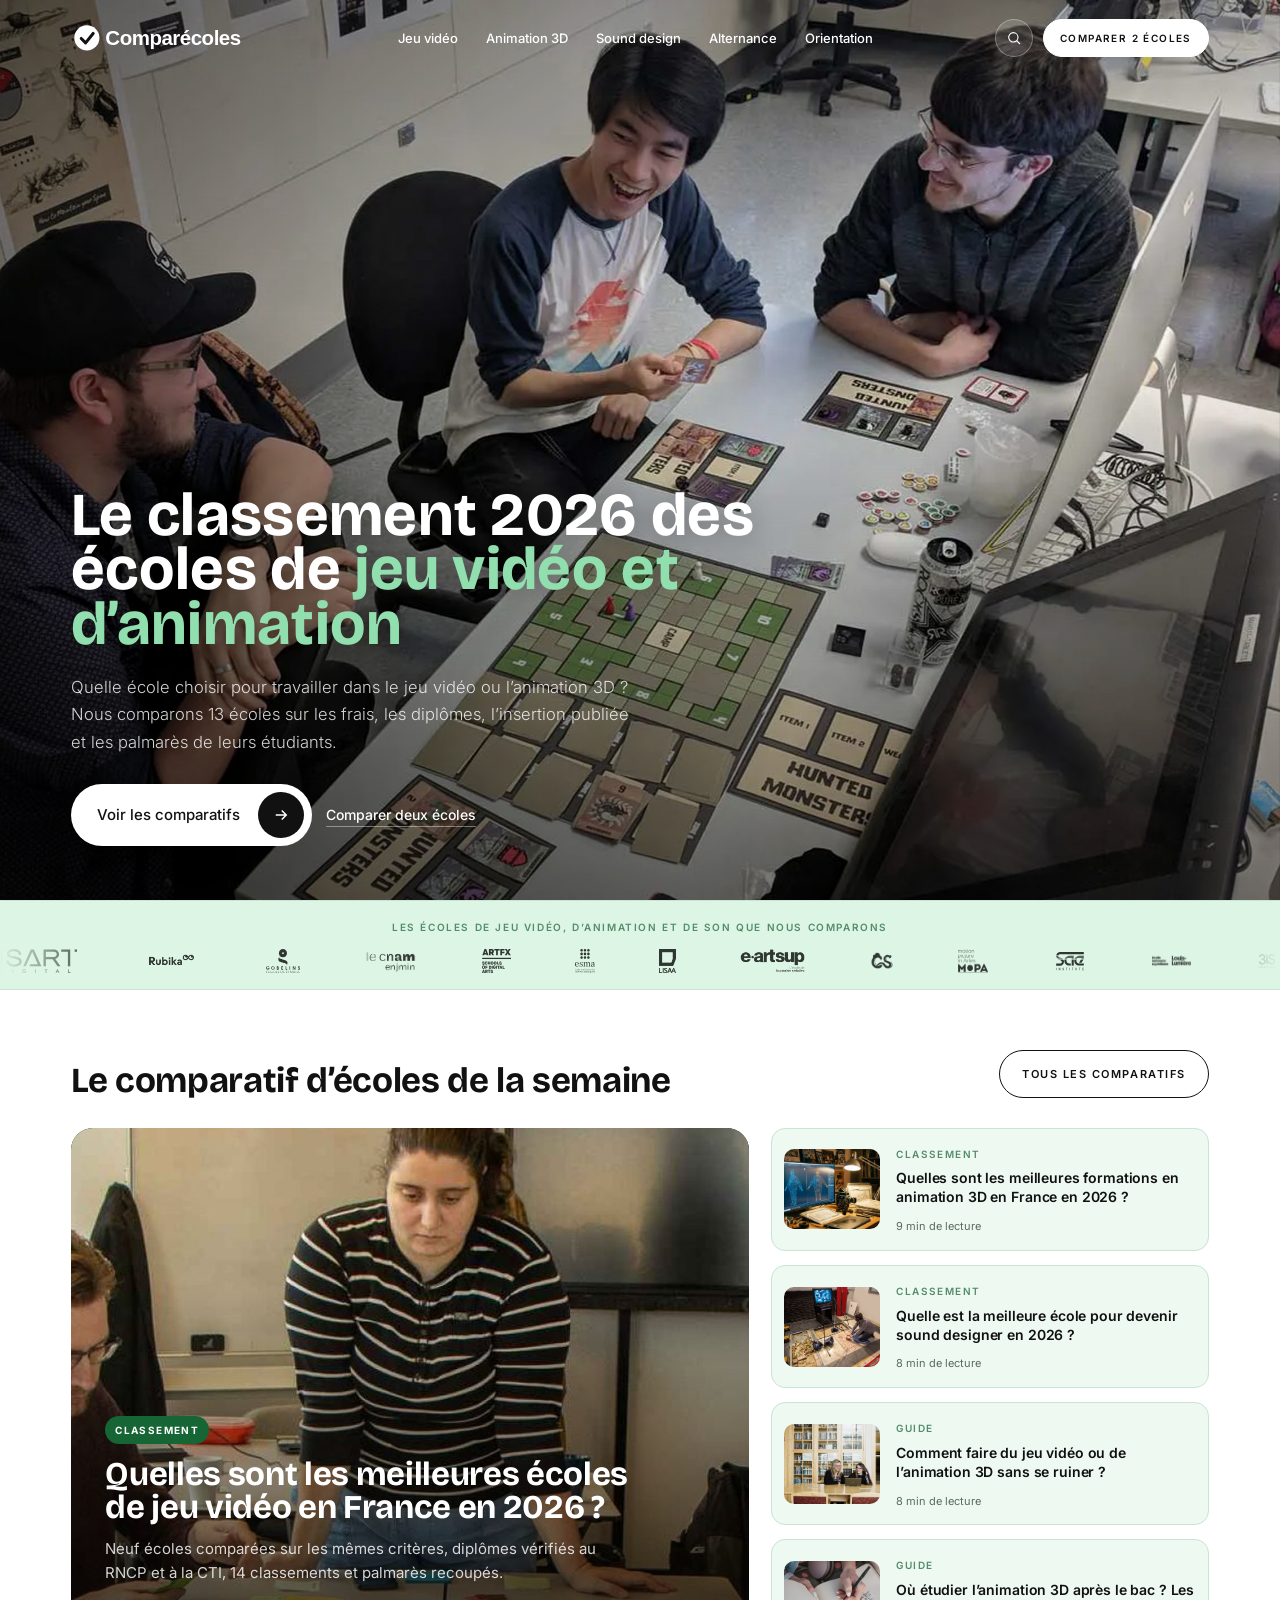
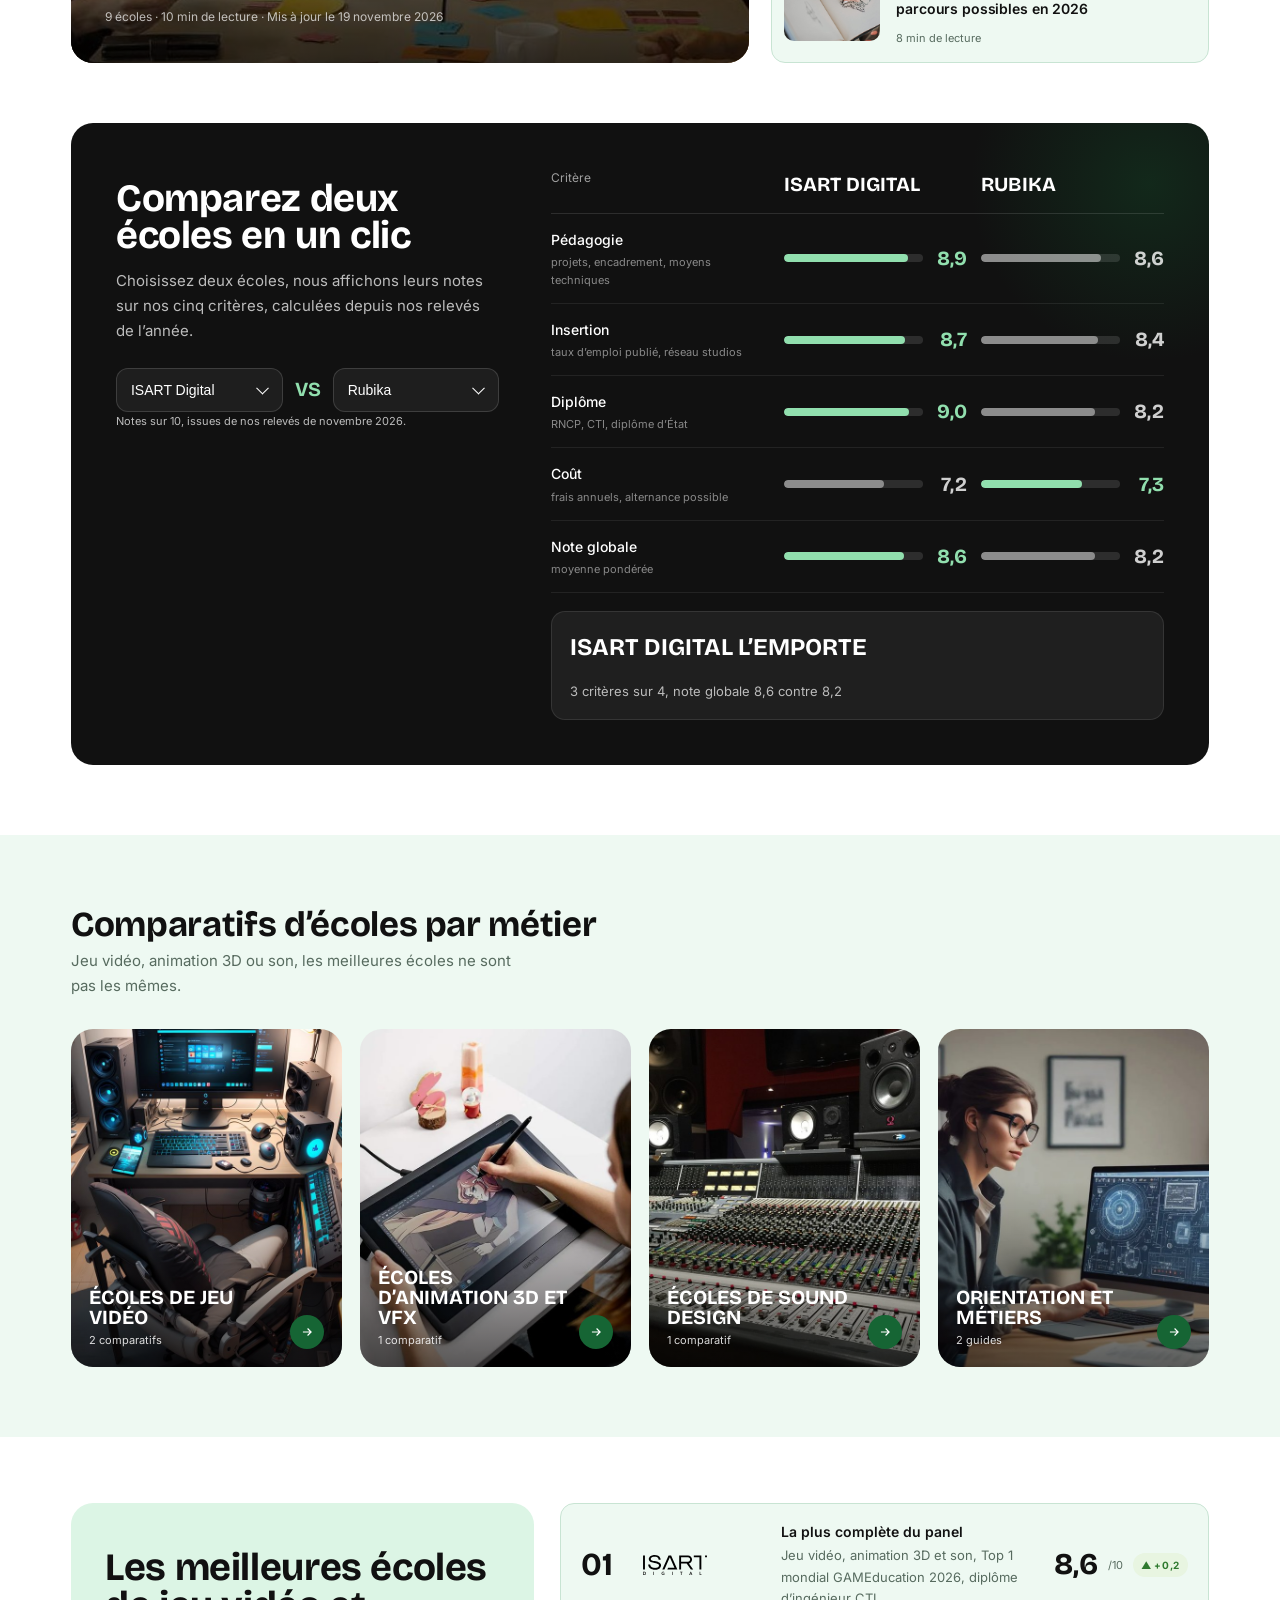
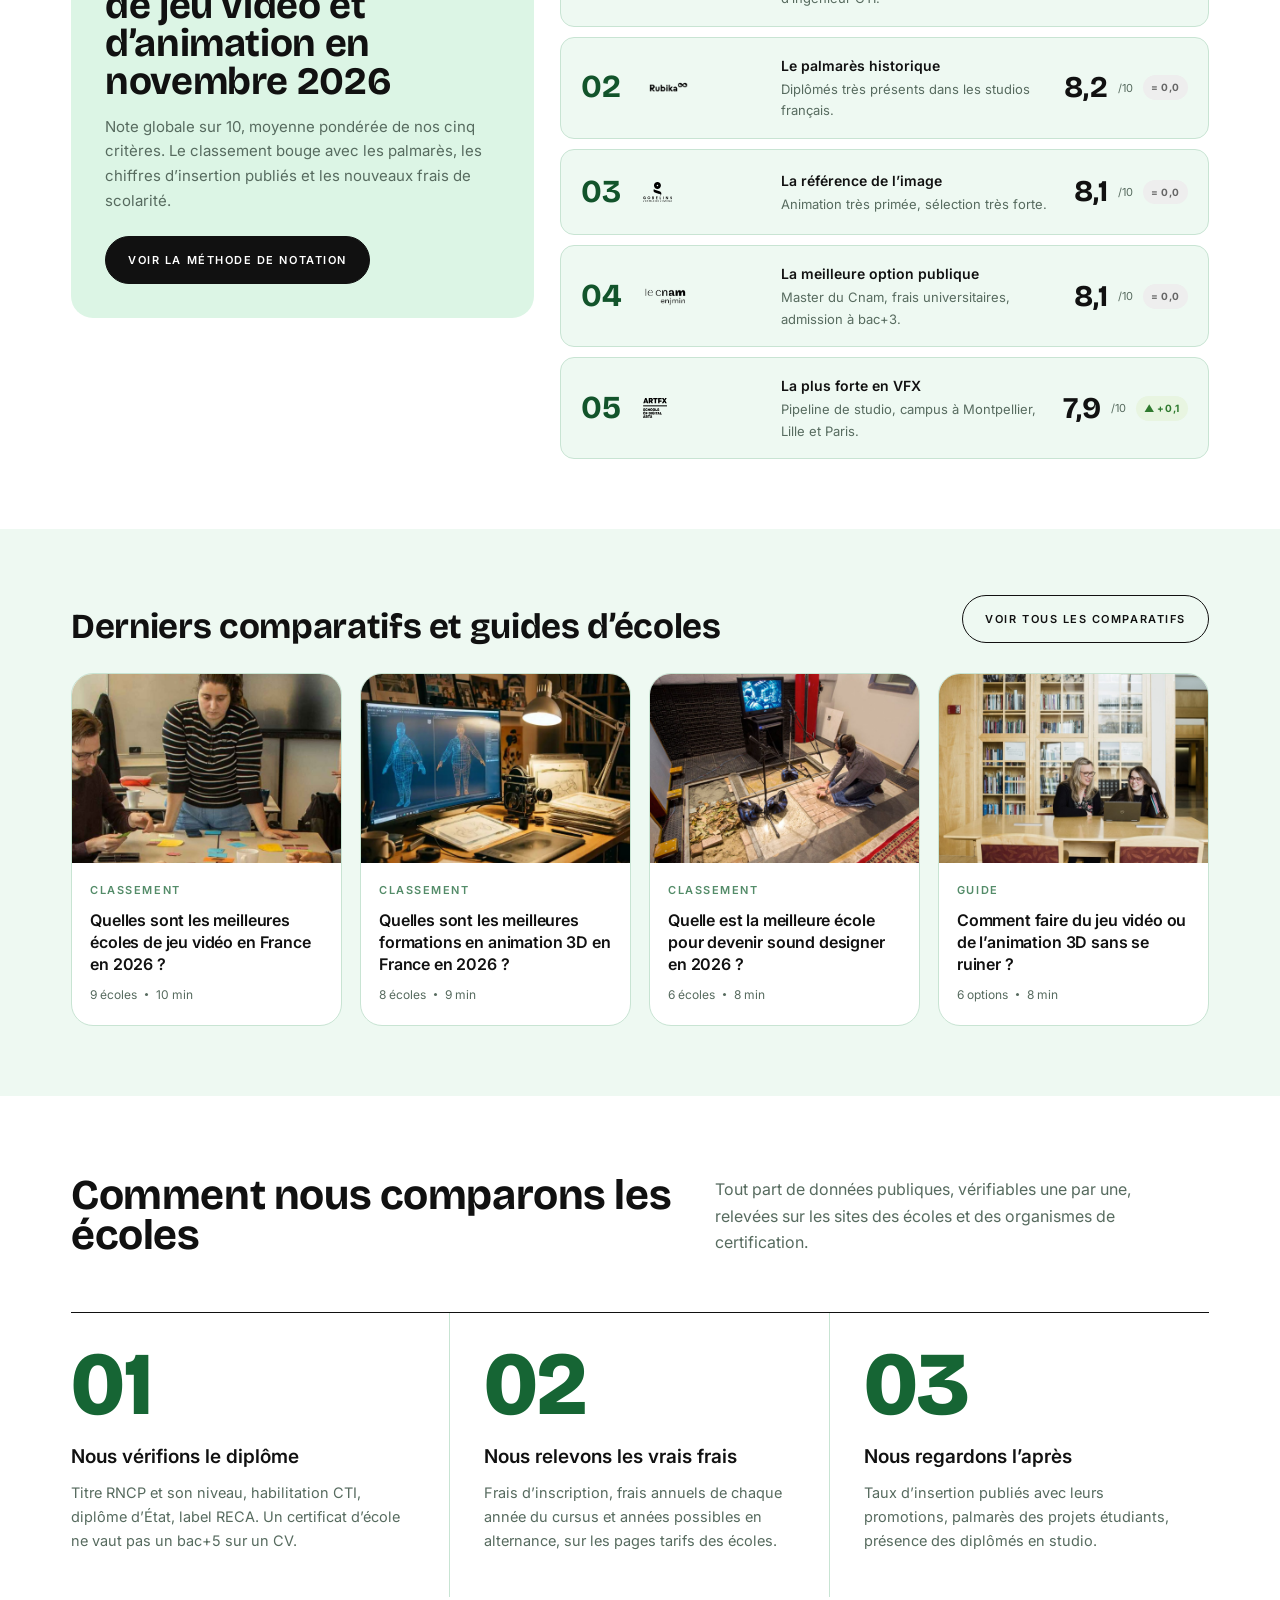
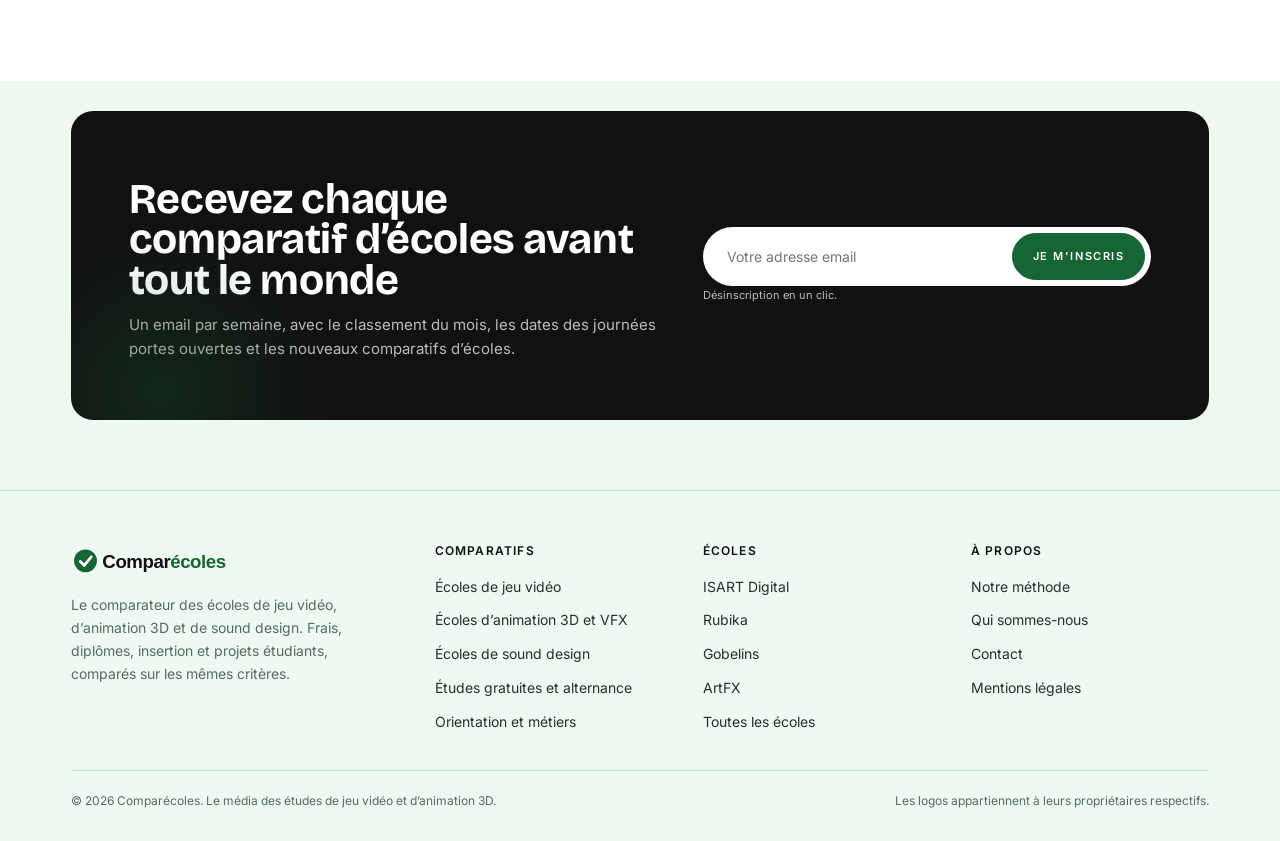
<file: index.html>
<!doctype html>
<html lang="fr">
<head>
<meta charset="utf-8">
<meta name="viewport" content="width=device-width, initial-scale=1">
<title>Comparateur d’écoles de jeu vidéo et d’animation 3D, le classement 2026</title>
<meta name="description" content="Quelle école de jeu vidéo ou d’animation 3D choisir en 2026 ? Nous comparons 13 écoles sur les frais, les diplômes RNCP et CTI, l’insertion et les palmarès étudiants.">
<link rel="canonical" href="https://analytics-ds.github.io/comparecoles/">
<meta property="og:type" content="website">
<meta property="og:site_name" content="Comparécoles">
<meta property="og:title" content="Comparateur d’écoles de jeu vidéo et d’animation 3D, le classement 2026">
<meta property="og:description" content="Quelle école de jeu vidéo ou d’animation 3D choisir en 2026 ? Nous comparons 13 écoles sur les frais, les diplômes RNCP et CTI, l’insertion et les palmarès étudiants.">
<meta property="og:url" content="https://analytics-ds.github.io/comparecoles/">
<meta property="og:image" content="https://analytics-ds.github.io/comparecoles/assets/img/hero-bg.jpg">
<link rel="preconnect" href="https://fonts.googleapis.com">
<link rel="preconnect" href="https://fonts.gstatic.com" crossorigin>
<link href="https://fonts.googleapis.com/css2?family=Bricolage+Grotesque:wght@600;700;800&family=Inter:wght@300;400;500;600&display=swap" rel="stylesheet">
<link rel="icon" href="assets/logo/favicon.svg" type="image/svg+xml">
<link rel="icon" type="image/png" sizes="32x32" href="assets/logo/favicon-32.png">
<link rel="apple-touch-icon" href="assets/logo/apple-touch-icon.png">
<meta name="theme-color" content="#166534">
<link rel="stylesheet" href="assets/css/site.css?v=7">
<script type="application/ld+json">{"@context": "https://schema.org", "@type": "Organization", "name": "Comparécoles", "url": "https://analytics-ds.github.io/comparecoles/", "logo": "https://analytics-ds.github.io/comparecoles/assets/logo/logo.svg", "description": "Le comparateur des écoles de jeu vidéo, d’animation 3D et de sound design. Frais, diplômes, insertion et projets étudiants, comparés sur les mêmes critères."}</script>
<script type="application/ld+json">{"@context": "https://schema.org", "@type": "WebSite", "name": "Comparécoles", "url": "https://analytics-ds.github.io/comparecoles/", "inLanguage": "fr-FR"}</script>
</head>
<body>

<header>
  <div class="wrap nav">
    <a class="logo" href="./" aria-label="Comparécoles, accueil"><img class="l-light" src="assets/logo/logo-light.svg" alt="Comparécoles" width="620" height="133"><img class="l-dark" src="assets/logo/logo.svg" alt="" aria-hidden="true" width="620" height="133"></a>
    <ul class="menu">
      <li><a href="jeu-video/">Jeu vidéo</a></li>
      <li><a href="animation-3d/">Animation 3D</a></li>
      <li><a href="sound-design/">Sound design</a></li>
      <li><a href="alternance/">Alternance</a></li>
      <li><a href="orientation/">Orientation</a></li>
    </ul>
    <div class="nav-actions">
      <a class="iconbtn" href="#outil" aria-label="Rechercher"><svg viewBox="0 0 24 24"><circle cx="11" cy="11" r="7"/><path d="M16 16l5 5"/></svg></a>
      <a class="btn btn-dark" href="#outil">Comparer 2 écoles</a>
      <button class="burger" aria-label="Menu"><svg width="22" height="14" viewBox="0 0 22 14" fill="none" stroke="#111" stroke-width="1.7"><path d="M0 1h22M0 7h22M0 13h22"/></svg></button>
    </div>
  </div>
</header>

<section class="hero">
  <img class="hero-bg" src="assets/img/hero-bg.jpg" alt="Étudiants qui travaillent sur un jeu vidéo en salle informatique" width="2400" height="1790" fetchpriority="high">
  <div class="wrap hero-inner">
    <h1>Le classement 2026 des écoles de <em>jeu vidéo et d’animation</em></h1>
    <p>Quelle école choisir pour travailler dans le jeu vidéo ou l’animation 3D ? Nous comparons 13 écoles sur les frais, les diplômes, l’insertion publiée et les palmarès de leurs étudiants.</p>
    <div class="btns">
      <a class="btn-pill" href="#comparatifs">Voir les comparatifs <span class="circ"><svg viewBox="0 0 24 24"><path d="M5 12h14M13 6l6 6-6 6"/></svg></span></a>
      <a class="btn-link" href="#outil">Comparer deux écoles</a>
    </div>
  </div>
</section>

<section class="brands" id="marques">
  <div class="brands-head">Les écoles de jeu vidéo, d’animation et de son que nous comparons</div>
  <div class="marquee"><div class="marquee-track" id="logoTrack"><img src="assets/logos/isart.svg" alt="ISART Digital"><img src="assets/logos/rubika.png" alt="Rubika"><img src="assets/logos/gobelins.svg" alt="Gobelins"><img src="assets/logos/enjmin.png" alt="ENJMIN"><img src="assets/logos/artfx.svg" alt="ArtFX"><img src="assets/logos/esma.svg" alt="ESMA"><img src="assets/logos/lisaa.png" alt="LISAA"><img src="assets/logos/e-artsup.png" alt="e-artsup"><img src="assets/logos/creative-seeds.webp" alt="Creative Seeds"><img src="assets/logos/mopa.png" alt="MoPA"><img src="assets/logos/sae.svg" alt="SAE Institute"><img src="assets/logos/louis-lumiere.png" alt="ENS Louis-Lumière"><img src="assets/logos/3is.png" alt="3iS"></div></div>
</section>

<section class="featured" id="comparatifs">
  <div class="wrap">
    <div class="section-head">
      <div><h2>Le comparatif d’écoles de la semaine</h2></div>
      <a class="btn btn-ghost" href="#derniers">Tous les comparatifs</a>
    </div>
    <div class="feat-grid">
      <a class="feat-main" href="jeu-video/meilleures-ecoles-jeu-video/">
        <img src="assets/img/art-1.jpg" alt="Étudiants qui testent un prototype de jeu vidéo en salle de cours" width="1300" height="860">
        <div class="feat-body">
          <span class="tag">Classement</span>
          <h2>Quelles sont les meilleures écoles de jeu vidéo en France en 2026 ?</h2>
          <p>Neuf écoles comparées sur les mêmes critères, diplômes vérifiés au RNCP et à la CTI, 14 classements et palmarès recoupés.</p>
          <span class="feat-meta">9 écoles · 10 min de lecture · Mis à jour le 19 novembre 2026</span>
        </div>
      </a>
      <div class="feat-side">
        <a class="side-item" href="animation-3d/meilleures-ecoles-animation-3d/">
          <img src="assets/img/art-2.jpg" alt="" width="96" height="80">
          <div><span class="eyebrow">Classement</span><h3>Quelles sont les meilleures formations en animation 3D en France en 2026 ?</h3><small>9 min de lecture</small></div>
        </a>
        <a class="side-item" href="sound-design/meilleure-ecole-sound-design/">
          <img src="assets/img/art-3.jpg" alt="" width="96" height="80">
          <div><span class="eyebrow">Classement</span><h3>Quelle est la meilleure école pour devenir sound designer en 2026 ?</h3><small>8 min de lecture</small></div>
        </a>
        <a class="side-item" href="alternance/etudes-gratuites-alternance/">
          <img src="assets/img/art-4.jpg" alt="" width="96" height="80">
          <div><span class="eyebrow">Guide</span><h3>Comment faire du jeu vidéo ou de l’animation 3D sans se ruiner ?</h3><small>8 min de lecture</small></div>
        </a>
        <a class="side-item" href="orientation/animation-3d-apres-bac/">
          <img src="assets/img/art-5.jpg" alt="" width="96" height="80">
          <div><span class="eyebrow">Guide</span><h3>Où étudier l’animation 3D après le bac ? Les parcours possibles en 2026</h3><small>8 min de lecture</small></div>
        </a>
      </div>
    </div>
  </div>
</section>

<section class="tool" id="outil">
  <div class="wrap">
    <div class="tool-card">
      <div class="tool-intro">
        <h2>Comparez deux écoles en un clic</h2>
        <p>Choisissez deux écoles, nous affichons leurs notes sur nos cinq critères, calculées depuis nos relevés de l’année.</p>
        <div class="selects">
          <div class="select"><select id="brandA" aria-label="Première école"></select></div>
          <span class="vs">VS</span>
          <div class="select"><select id="brandB" aria-label="Seconde école"></select></div>
        </div>
        <p class="tool-note">Notes sur 10, issues de nos relevés de novembre 2026.</p>
      </div>
      <div class="compare">
        <div class="cmp-head"><span>Critère</span><b id="nameA"></b><b id="nameB"></b></div>
        <div id="rows"></div>
        <div class="verdict"><b id="verdict"></b><span id="verdictSub"></span></div>
      </div>
    </div>
  </div>
</section>

<section class="cats" id="categories">
  <div class="wrap">
    <div class="section-head">
      <div><h2>Comparatifs d’écoles par métier</h2><p>Jeu vidéo, animation 3D ou son, les meilleures écoles ne sont pas les mêmes.</p></div>
    </div>
    <div class="grid4">
      <a class="tile" href="jeu-video/"><img src="assets/img/cat-jeu-video.jpg" alt="Écoles de jeu vidéo" width="760" height="720"><span class="tile-label"><span><strong>Écoles de jeu vidéo</strong><em>2 comparatifs</em></span><span class="arrow"><svg viewBox="0 0 24 24"><path d="M5 12h14M13 6l6 6-6 6"/></svg></span></span></a>
      <a class="tile" href="animation-3d/"><img src="assets/img/cat-animation-3d.jpg" alt="Écoles d’animation 3D et VFX" width="760" height="720"><span class="tile-label"><span><strong>Écoles d’animation 3D et VFX</strong><em>1 comparatif</em></span><span class="arrow"><svg viewBox="0 0 24 24"><path d="M5 12h14M13 6l6 6-6 6"/></svg></span></span></a>
      <a class="tile" href="sound-design/"><img src="assets/img/cat-sound-design.jpg" alt="Écoles de sound design" width="760" height="720"><span class="tile-label"><span><strong>Écoles de sound design</strong><em>1 comparatif</em></span><span class="arrow"><svg viewBox="0 0 24 24"><path d="M5 12h14M13 6l6 6-6 6"/></svg></span></span></a>
      <a class="tile" href="orientation/"><img src="assets/img/cat-orientation.jpg" alt="Orientation et métiers" width="760" height="720"><span class="tile-label"><span><strong>Orientation et métiers</strong><em>2 guides</em></span><span class="arrow"><svg viewBox="0 0 24 24"><path d="M5 12h14M13 6l6 6-6 6"/></svg></span></span></a>
    </div>
  </div>
</section>

<section class="ranking" id="classement">
  <div class="wrap rank-grid">
    <div class="rank-intro">
      <h2>Les meilleures écoles de jeu vidéo et d’animation en novembre 2026</h2>
      <p>Note globale sur 10, moyenne pondérée de nos cinq critères. Le classement bouge avec les palmarès, les chiffres d’insertion publiés et les nouveaux frais de scolarité.</p>
      <a class="btn btn-dark" href="#methode">Voir la méthode de notation</a>
    </div>
    <div class="rank-list">
      <div class="rank-row"><span class="pos first">01</span><img src="assets/logos/isart.svg" alt="ISART Digital"><div class="why"><b>La plus complète du panel</b>Jeu vidéo, animation 3D et son, Top 1 mondial GAMEducation 2026, diplôme d’ingénieur CTI.</div><div class="score"><b>8,6</b><small>/10</small><span class="chip">▲ +0,2</span></div></div>
      <div class="rank-row"><span class="pos">02</span><img src="assets/logos/rubika.png" alt="Rubika"><div class="why"><b>Le palmarès historique</b>Diplômés très présents dans les studios français.</div><div class="score"><b>8,2</b><small>/10</small><span class="chip flat">= 0,0</span></div></div>
      <div class="rank-row"><span class="pos">03</span><img src="assets/logos/gobelins.svg" alt="Gobelins"><div class="why"><b>La référence de l’image</b>Animation très primée, sélection très forte.</div><div class="score"><b>8,1</b><small>/10</small><span class="chip flat">= 0,0</span></div></div>
      <div class="rank-row"><span class="pos">04</span><img src="assets/logos/enjmin.png" alt="ENJMIN"><div class="why"><b>La meilleure option publique</b>Master du Cnam, frais universitaires, admission à bac+3.</div><div class="score"><b>8,1</b><small>/10</small><span class="chip flat">= 0,0</span></div></div>
      <div class="rank-row"><span class="pos">05</span><img src="assets/logos/artfx.svg" alt="ArtFX"><div class="why"><b>La plus forte en VFX</b>Pipeline de studio, campus à Montpellier, Lille et Paris.</div><div class="score"><b>7,9</b><small>/10</small><span class="chip">▲ +0,1</span></div></div>
    </div>
  </div>
</section>

<section class="posts" id="derniers">
  <div class="wrap">
    <div class="section-head">
      <div><h2>Derniers comparatifs et guides d’écoles</h2></div>
      <a class="btn btn-ghost" href="jeu-video/">Voir tous les comparatifs</a>
    </div>
    <div class="grid4">
      <a class="post" href="jeu-video/meilleures-ecoles-jeu-video/"><img src="assets/img/art-1.jpg" alt="" width="800" height="560"><div class="post-body"><span class="eyebrow">Classement</span><h3>Quelles sont les meilleures écoles de jeu vidéo en France en 2026 ?</h3><span class="meta">9 écoles <i></i> 10 min</span></div></a>
      <a class="post" href="animation-3d/meilleures-ecoles-animation-3d/"><img src="assets/img/art-2.jpg" alt="" width="800" height="560"><div class="post-body"><span class="eyebrow">Classement</span><h3>Quelles sont les meilleures formations en animation 3D en France en 2026 ?</h3><span class="meta">8 écoles <i></i> 9 min</span></div></a>
      <a class="post" href="sound-design/meilleure-ecole-sound-design/"><img src="assets/img/art-3.jpg" alt="" width="800" height="560"><div class="post-body"><span class="eyebrow">Classement</span><h3>Quelle est la meilleure école pour devenir sound designer en 2026 ?</h3><span class="meta">6 écoles <i></i> 8 min</span></div></a>
      <a class="post" href="alternance/etudes-gratuites-alternance/"><img src="assets/img/art-4.jpg" alt="" width="800" height="560"><div class="post-body"><span class="eyebrow">Guide</span><h3>Comment faire du jeu vidéo ou de l’animation 3D sans se ruiner ?</h3><span class="meta">6 options <i></i> 8 min</span></div></a>
    </div>
  </div>
</section>

<section class="method" id="methode">
  <div class="wrap">
    <div class="method-head">
      <h2>Comment nous comparons les écoles</h2>
      <p>Tout part de données publiques, vérifiables une par une, relevées sur les sites des écoles et des organismes de certification.</p>
    </div>
    <div class="steps">
      <div class="step"><span class="n">01</span><h3>Nous vérifions le diplôme</h3><p>Titre RNCP et son niveau, habilitation CTI, diplôme d’État, label RECA. Un certificat d’école ne vaut pas un bac+5 sur un CV.</p></div>
      <div class="step"><span class="n">02</span><h3>Nous relevons les vrais frais</h3><p>Frais d’inscription, frais annuels de chaque année du cursus et années possibles en alternance, sur les pages tarifs des écoles.</p></div>
      <div class="step"><span class="n">03</span><h3>Nous regardons l’après</h3><p>Taux d’insertion publiés avec leurs promotions, palmarès des projets étudiants, présence des diplômés en studio.</p></div>
    </div>
  </div>
</section>

<section class="news" id="newsletter">
  <div class="wrap">
    <div class="news-card">
      <div>
        <h2>Recevez chaque comparatif d’écoles avant tout le monde</h2>
        <p>Un email par semaine, avec le classement du mois, les dates des journées portes ouvertes et les nouveaux comparatifs d’écoles.</p>
      </div>
      <div>
        <form class="form" onsubmit="return false">
          <input type="email" placeholder="Votre adresse email" aria-label="Adresse email" required>
          <button class="btn btn-yellow" type="submit">Je m'inscris</button>
        </form>
        <p class="form-note">Désinscription en un clic.</p>
      </div>
    </div>
  </div>
</section>

<footer>
  <div class="wrap">
    <div class="foot-grid">
      <div class="foot-brand"><a class="logo" href="./" aria-label="Comparécoles, accueil"><img src="assets/logo/logo.svg" alt="Comparécoles" width="620" height="133" loading="lazy"></a><p>Le comparateur des écoles de jeu vidéo, d’animation 3D et de sound design. Frais, diplômes, insertion et projets étudiants, comparés sur les mêmes critères.</p></div>
      <div><h4>Comparatifs</h4><ul><li><a href="jeu-video/">Écoles de jeu vidéo</a></li><li><a href="animation-3d/">Écoles d’animation 3D et VFX</a></li><li><a href="sound-design/">Écoles de sound design</a></li><li><a href="alternance/">Études gratuites et alternance</a></li><li><a href="orientation/">Orientation et métiers</a></li></ul></div>
      <div><h4>Écoles</h4><ul><li><a href="jeu-video/">ISART Digital</a></li><li><a href="jeu-video/">Rubika</a></li><li><a href="animation-3d/">Gobelins</a></li><li><a href="animation-3d/">ArtFX</a></li><li><a href="#marques">Toutes les écoles</a></li></ul></div>
      <div><h4>À propos</h4><ul><li><a href="#methode">Notre méthode</a></li><li><a href="a-propos/">Qui sommes-nous</a></li><li><a href="a-propos/#contact">Contact</a></li><li><a href="mentions-legales/">Mentions légales</a></li></ul></div>
    </div>
    <div class="foot-bottom"><span>© 2026 Comparécoles. Le média des études de jeu vidéo et d’animation 3D.</span><span>Les logos appartiennent à leurs propriétaires respectifs.</span></div>
  </div>
</footer>

<script src="assets/js/site.js?v=7"></script>
<script>
(function(){
  var brands={"ISART Digital": [8.9, 8.7, 9.0, 7.2, 8.6], "Rubika": [8.6, 8.4, 8.2, 7.3, 8.2], "Gobelins": [8.8, 8.5, 8.0, 7.6, 8.1], "ArtFX": [8.3, 8.1, 7.8, 7.2, 7.9], "ESMA": [8.1, 7.8, 7.6, 7.4, 7.8], "ENJMIN": [8.4, 8.3, 8.6, 9.4, 8.1], "LISAA": [7.4, 7.0, 7.2, 7.1, 7.1], "e-artsup": [7.3, 6.9, 7.0, 7.2, 7.0]};
  var crits=[["Pédagogie", "projets, encadrement, moyens techniques"], ["Insertion", "taux d’emploi publié, réseau studios"], ["Diplôme", "RNCP, CTI, diplôme d’État"], ["Coût", "frais annuels, alternance possible"], ["Note globale", "moyenne pondérée"]];
  var A=document.getElementById('brandA'),B=document.getElementById('brandB');
  Object.keys(brands).forEach(function(n){A.add(new Option(n,n));B.add(new Option(n,n));});
  A.value="ISART Digital";B.value="Rubika";
  function fmt(v){return v.toFixed(1).replace('.',',');}
  function render(){
    var a=A.value,b=B.value,ra=brands[a],rb=brands[b],wins=0,rows='';
    document.getElementById('nameA').textContent=a;document.getElementById('nameB').textContent=b;
    crits.forEach(function(c,i){
      var va=ra[i],vb=rb[i],wa=va>vb,wb=vb>va; if(i<4&&wa)wins++;
      rows+='<div class="cmp-row"><div class="crit">'+c[0]+'<small>'+c[1]+'</small></div>'
        +'<div class="bar'+(wa?' win':'')+'" data-brand="'+a+'"><div class="track"><div class="fill" style="width:'+(va*10)+'%"></div></div><span class="val">'+fmt(va)+'</span></div>'
        +'<div class="bar'+(wb?' win':'')+'" data-brand="'+b+'"><div class="track"><div class="fill" style="width:'+(vb*10)+'%"></div></div><span class="val">'+fmt(vb)+'</span></div></div>';
    });
    document.getElementById('rows').innerHTML=rows;
    var v=document.getElementById('verdict'),s=document.getElementById('verdictSub');
    if(a===b){v.textContent='Choisissez deux écoles différentes';s.textContent='';return;}
    var lead=ra[4]>rb[4]?a:rb[4]>ra[4]?b:null;
    v.textContent=lead?lead+' l’emporte':'Égalité parfaite';
    s.textContent=lead?(lead===a?wins:4-wins)+' critères sur 4, note globale '+fmt(lead===a?ra[4]:rb[4])+' contre '+fmt(lead===a?rb[4]:ra[4]):'Même note globale sur nos relevés';
  }
  A.addEventListener('change',render);B.addEventListener('change',render);render();
})();
</script>
</body>
</html>
</file>
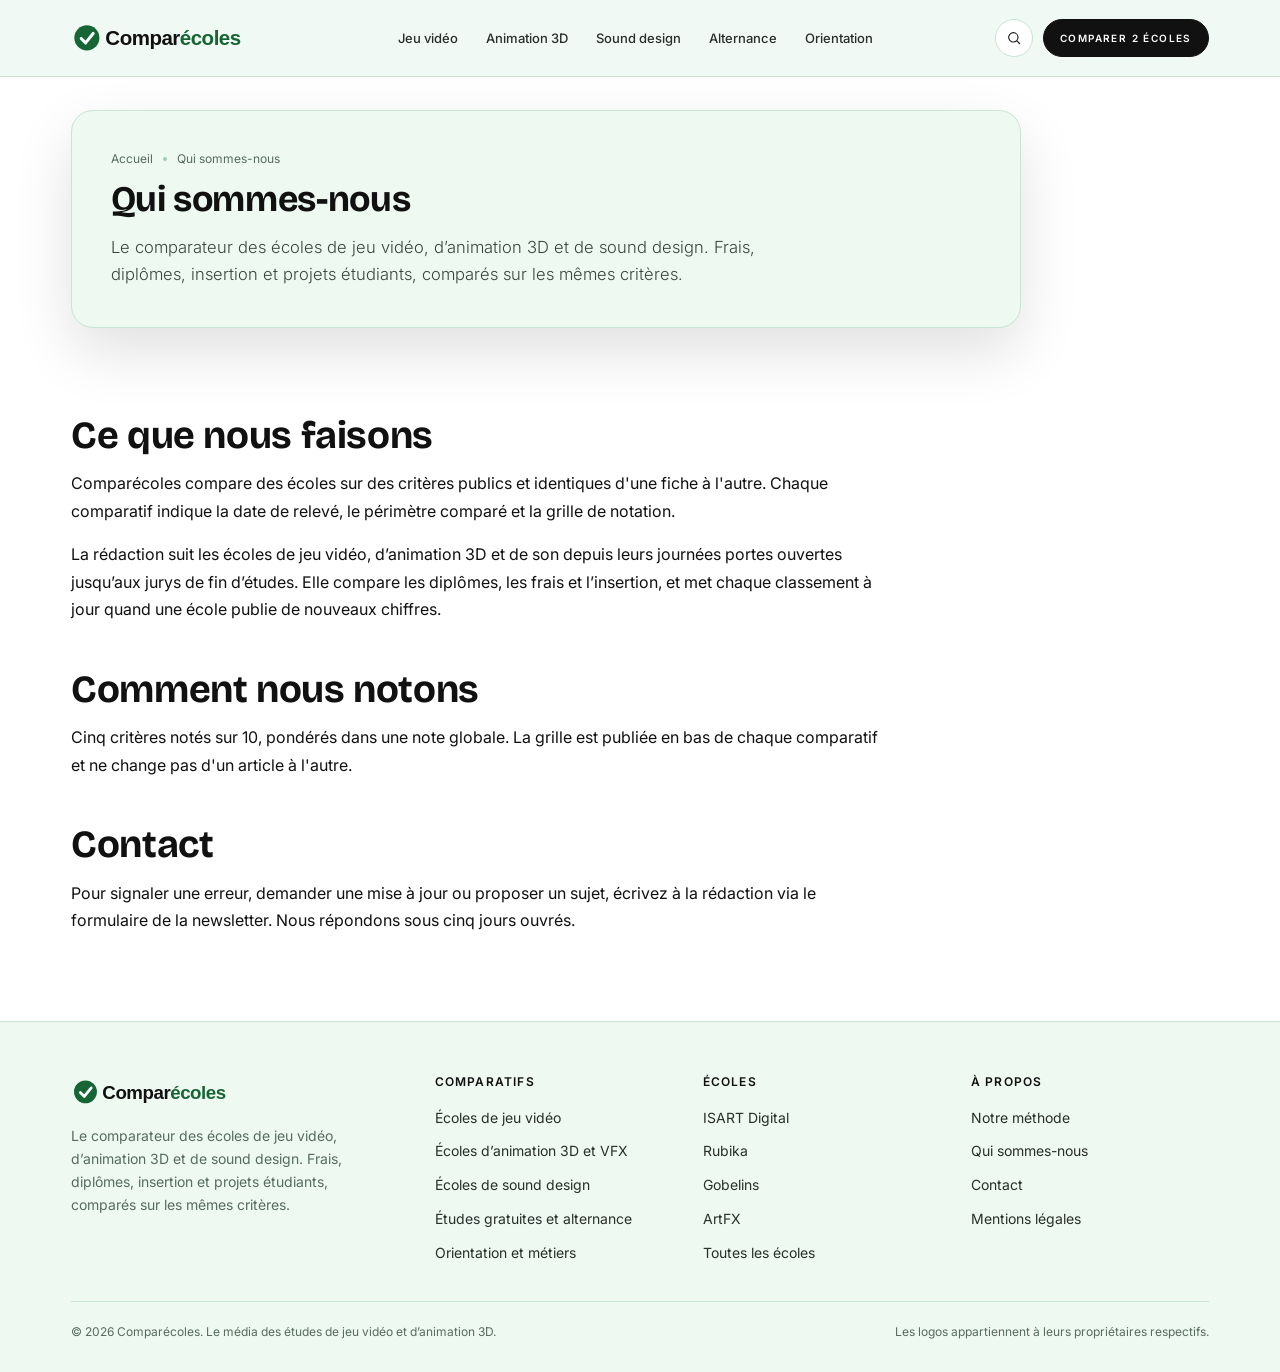
<file: a-propos/index.html>
<!doctype html>
<html lang="fr">
<head>
<meta charset="utf-8">
<meta name="viewport" content="width=device-width, initial-scale=1">
<title>Qui sommes-nous, la rédaction Comparécoles</title>
<meta name="description" content="Comparécoles, média comparateur. Qui écrit, comment nous relevons les données, comment nous classons.">
<link rel="canonical" href="https://analytics-ds.github.io/comparecoles/a-propos/">
<meta property="og:type" content="website">
<meta property="og:site_name" content="Comparécoles">
<meta property="og:title" content="Qui sommes-nous, la rédaction Comparécoles">
<meta property="og:description" content="Comparécoles, média comparateur. Qui écrit, comment nous relevons les données, comment nous classons.">
<meta property="og:url" content="https://analytics-ds.github.io/comparecoles/a-propos/">
<link rel="preconnect" href="https://fonts.googleapis.com">
<link rel="preconnect" href="https://fonts.gstatic.com" crossorigin>
<link href="https://fonts.googleapis.com/css2?family=Bricolage+Grotesque:wght@600;700;800&family=Inter:wght@300;400;500;600&display=swap" rel="stylesheet">
<link rel="icon" href="../assets/logo/favicon.svg" type="image/svg+xml">
<link rel="icon" type="image/png" sizes="32x32" href="../assets/logo/favicon-32.png">
<link rel="apple-touch-icon" href="../assets/logo/apple-touch-icon.png">
<meta name="theme-color" content="#166534">
<link rel="stylesheet" href="../assets/css/site.css?v=7">
<script type="application/ld+json">{"@context": "https://schema.org", "@type": "Organization", "name": "Comparécoles", "url": "https://analytics-ds.github.io/comparecoles/", "logo": "https://analytics-ds.github.io/comparecoles/assets/logo/logo.svg", "description": "Le comparateur des écoles de jeu vidéo, d’animation 3D et de sound design. Frais, diplômes, insertion et projets étudiants, comparés sur les mêmes critères."}</script>
<script type="application/ld+json">{"@context": "https://schema.org", "@type": "WebPage", "name": "Qui sommes-nous, la rédaction Comparécoles", "url": "https://analytics-ds.github.io/comparecoles/a-propos/", "inLanguage": "fr-FR"}</script>
</head>
<body>

<header class="scrolled">
  <div class="wrap nav">
    <a class="logo" href="../" aria-label="Comparécoles, accueil"><img class="l-light" src="../assets/logo/logo-light.svg" alt="Comparécoles" width="620" height="133"><img class="l-dark" src="../assets/logo/logo.svg" alt="" aria-hidden="true" width="620" height="133"></a>
    <ul class="menu">
      <li><a href="../jeu-video/">Jeu vidéo</a></li>
      <li><a href="../animation-3d/">Animation 3D</a></li>
      <li><a href="../sound-design/">Sound design</a></li>
      <li><a href="../alternance/">Alternance</a></li>
      <li><a href="../orientation/">Orientation</a></li>
    </ul>
    <div class="nav-actions">
      <a class="iconbtn" href="../#outil" aria-label="Rechercher"><svg viewBox="0 0 24 24"><circle cx="11" cy="11" r="7"/><path d="M16 16l5 5"/></svg></a>
      <a class="btn btn-dark" href="../#outil">Comparer 2 écoles</a>
      <button class="burger" aria-label="Menu"><svg width="22" height="14" viewBox="0 0 22 14" fill="none" stroke="#111" stroke-width="1.7"><path d="M0 1h22M0 7h22M0 13h22"/></svg></button>
    </div>
  </div>
</header>

<section class="art-head" style="padding-top:110px">
  <div class="wrap">
    <div class="art-card" style="margin-top:0">
      <nav class="crumbs" aria-label="Fil d'Ariane"><a href="../">Accueil</a><i></i><span>Qui sommes-nous</span></nav>
      <h1>Qui sommes-nous</h1>
      <p class="art-lead">Le comparateur des écoles de jeu vidéo, d’animation 3D et de sound design. Frais, diplômes, insertion et projets étudiants, comparés sur les mêmes critères.</p>
    </div>
  </div>
</section>

<section class="art-body">
  <div class="wrap">
    <article class="prose" style="max-width:820px">
      <h2 id="ce-que-nous-faisons">Ce que nous faisons</h2><p>Comparécoles compare des écoles sur des critères publics et identiques d'une fiche à l'autre. Chaque comparatif indique la date de relevé, le périmètre comparé et la grille de notation.</p><p>La rédaction suit les écoles de jeu vidéo, d’animation 3D et de son depuis leurs journées portes ouvertes jusqu’aux jurys de fin d’études. Elle compare les diplômes, les frais et l’insertion, et met chaque classement à jour quand une école publie de nouveaux chiffres.</p><h2 id="comment-nous-notons">Comment nous notons</h2><p>Cinq critères notés sur 10, pondérés dans une note globale. La grille est publiée en bas de chaque comparatif et ne change pas d'un article à l'autre.</p><h2 id="contact">Contact</h2><p>Pour signaler une erreur, demander une mise à jour ou proposer un sujet, écrivez à la rédaction via le formulaire de la newsletter. Nous répondons sous cinq jours ouvrés.</p>
    </article>
  </div>
</section>

<footer>
  <div class="wrap">
    <div class="foot-grid">
      <div class="foot-brand"><a class="logo" href="../" aria-label="Comparécoles, accueil"><img src="../assets/logo/logo.svg" alt="Comparécoles" width="620" height="133" loading="lazy"></a><p>Le comparateur des écoles de jeu vidéo, d’animation 3D et de sound design. Frais, diplômes, insertion et projets étudiants, comparés sur les mêmes critères.</p></div>
      <div><h4>Comparatifs</h4><ul><li><a href="../jeu-video/">Écoles de jeu vidéo</a></li><li><a href="../animation-3d/">Écoles d’animation 3D et VFX</a></li><li><a href="../sound-design/">Écoles de sound design</a></li><li><a href="../alternance/">Études gratuites et alternance</a></li><li><a href="../orientation/">Orientation et métiers</a></li></ul></div>
      <div><h4>Écoles</h4><ul><li><a href="jeu-video/">ISART Digital</a></li><li><a href="jeu-video/">Rubika</a></li><li><a href="animation-3d/">Gobelins</a></li><li><a href="animation-3d/">ArtFX</a></li><li><a href="../#marques">Toutes les écoles</a></li></ul></div>
      <div><h4>À propos</h4><ul><li><a href="../#methode">Notre méthode</a></li><li><a href="../a-propos/">Qui sommes-nous</a></li><li><a href="../a-propos/#contact">Contact</a></li><li><a href="../mentions-legales/">Mentions légales</a></li></ul></div>
    </div>
    <div class="foot-bottom"><span>© 2026 Comparécoles. Le média des études de jeu vidéo et d’animation 3D.</span><span>Les logos appartiennent à leurs propriétaires respectifs.</span></div>
  </div>
</footer>

<script src="../assets/js/site.js?v=7"></script>
</body>
</html>
</file>
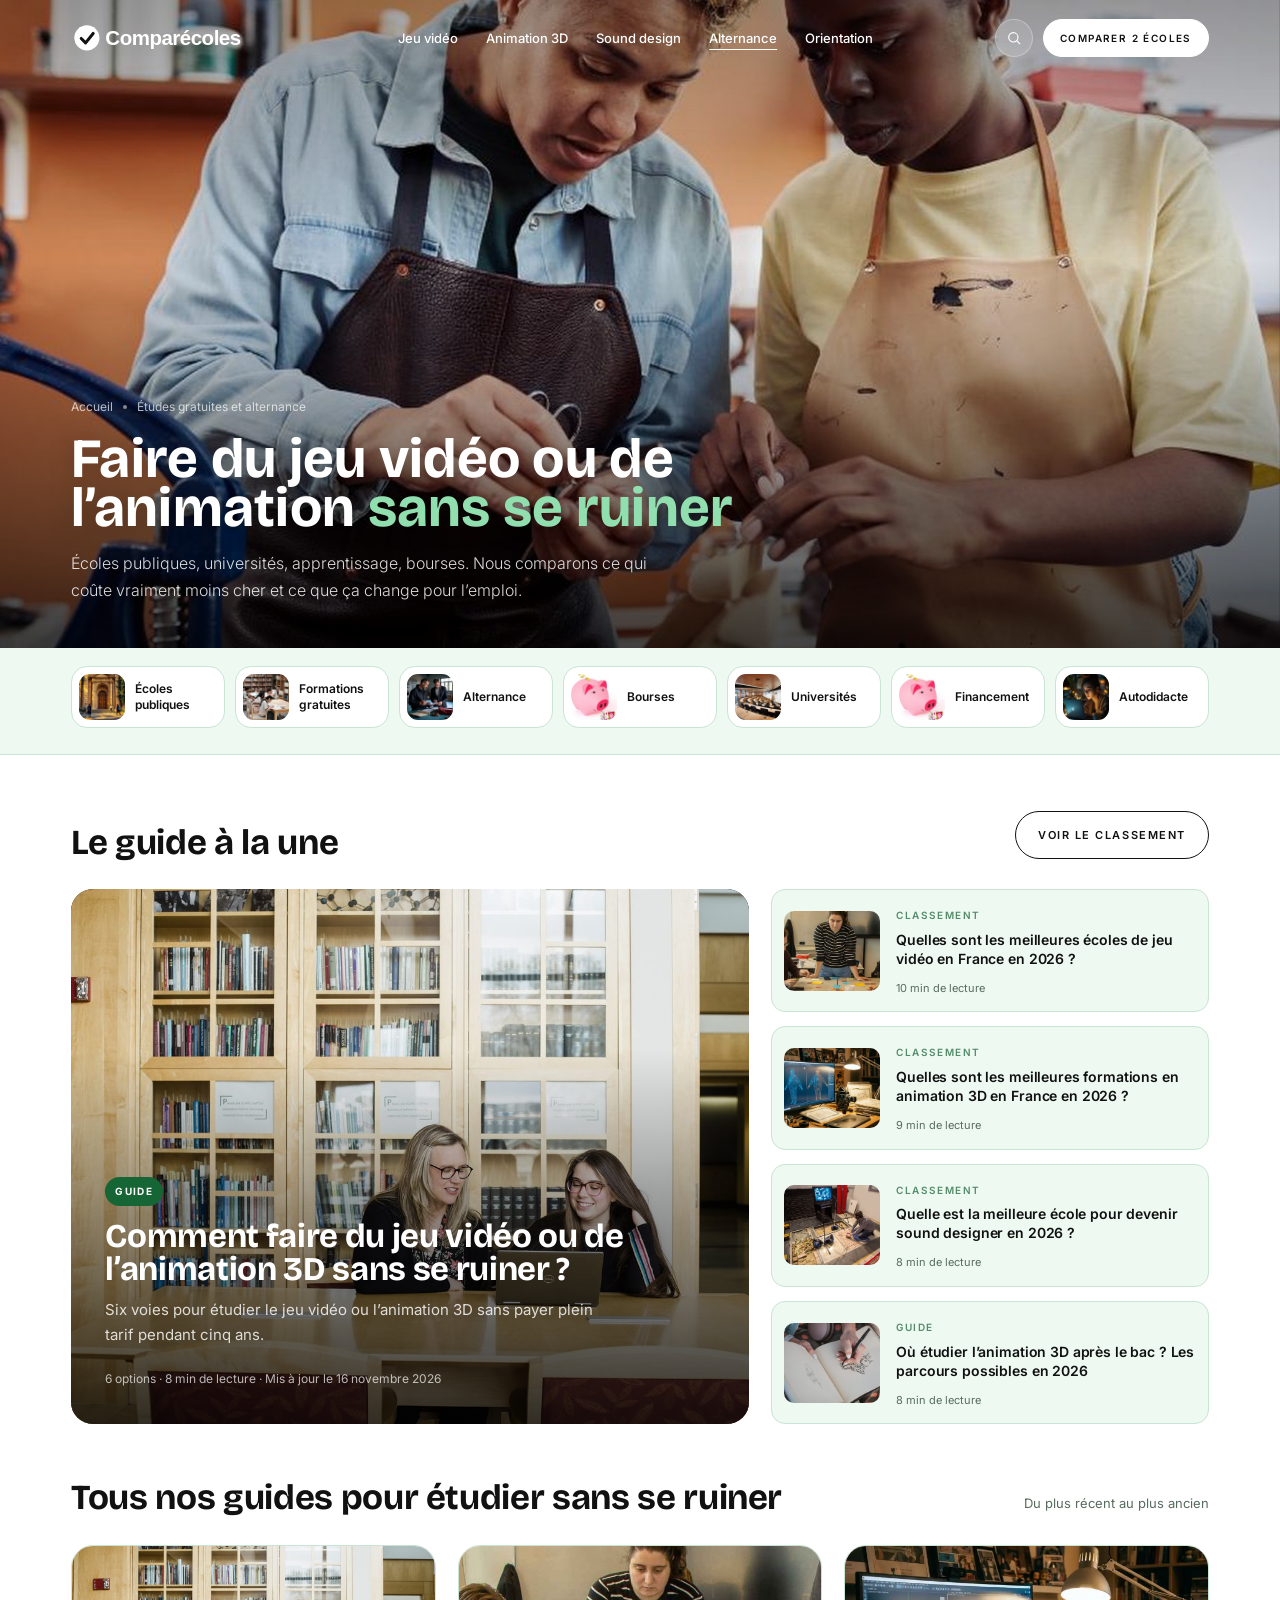
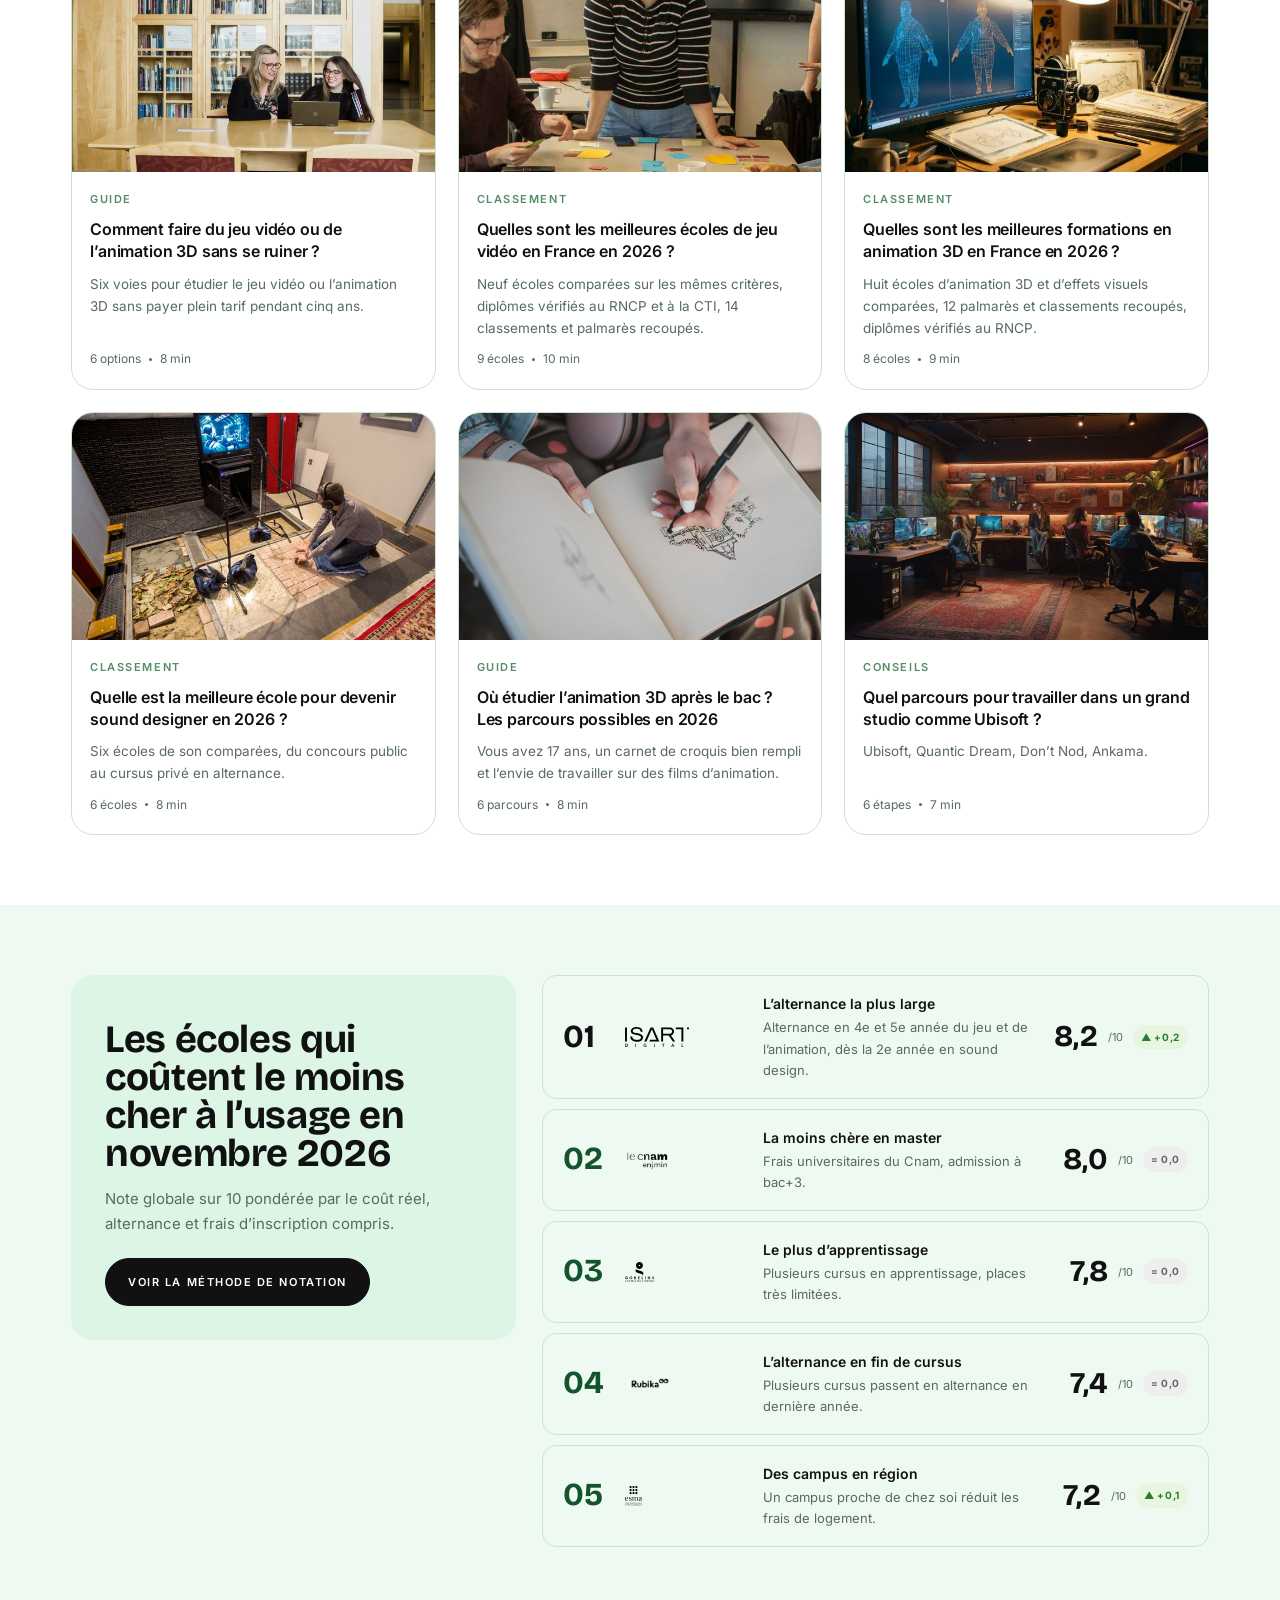
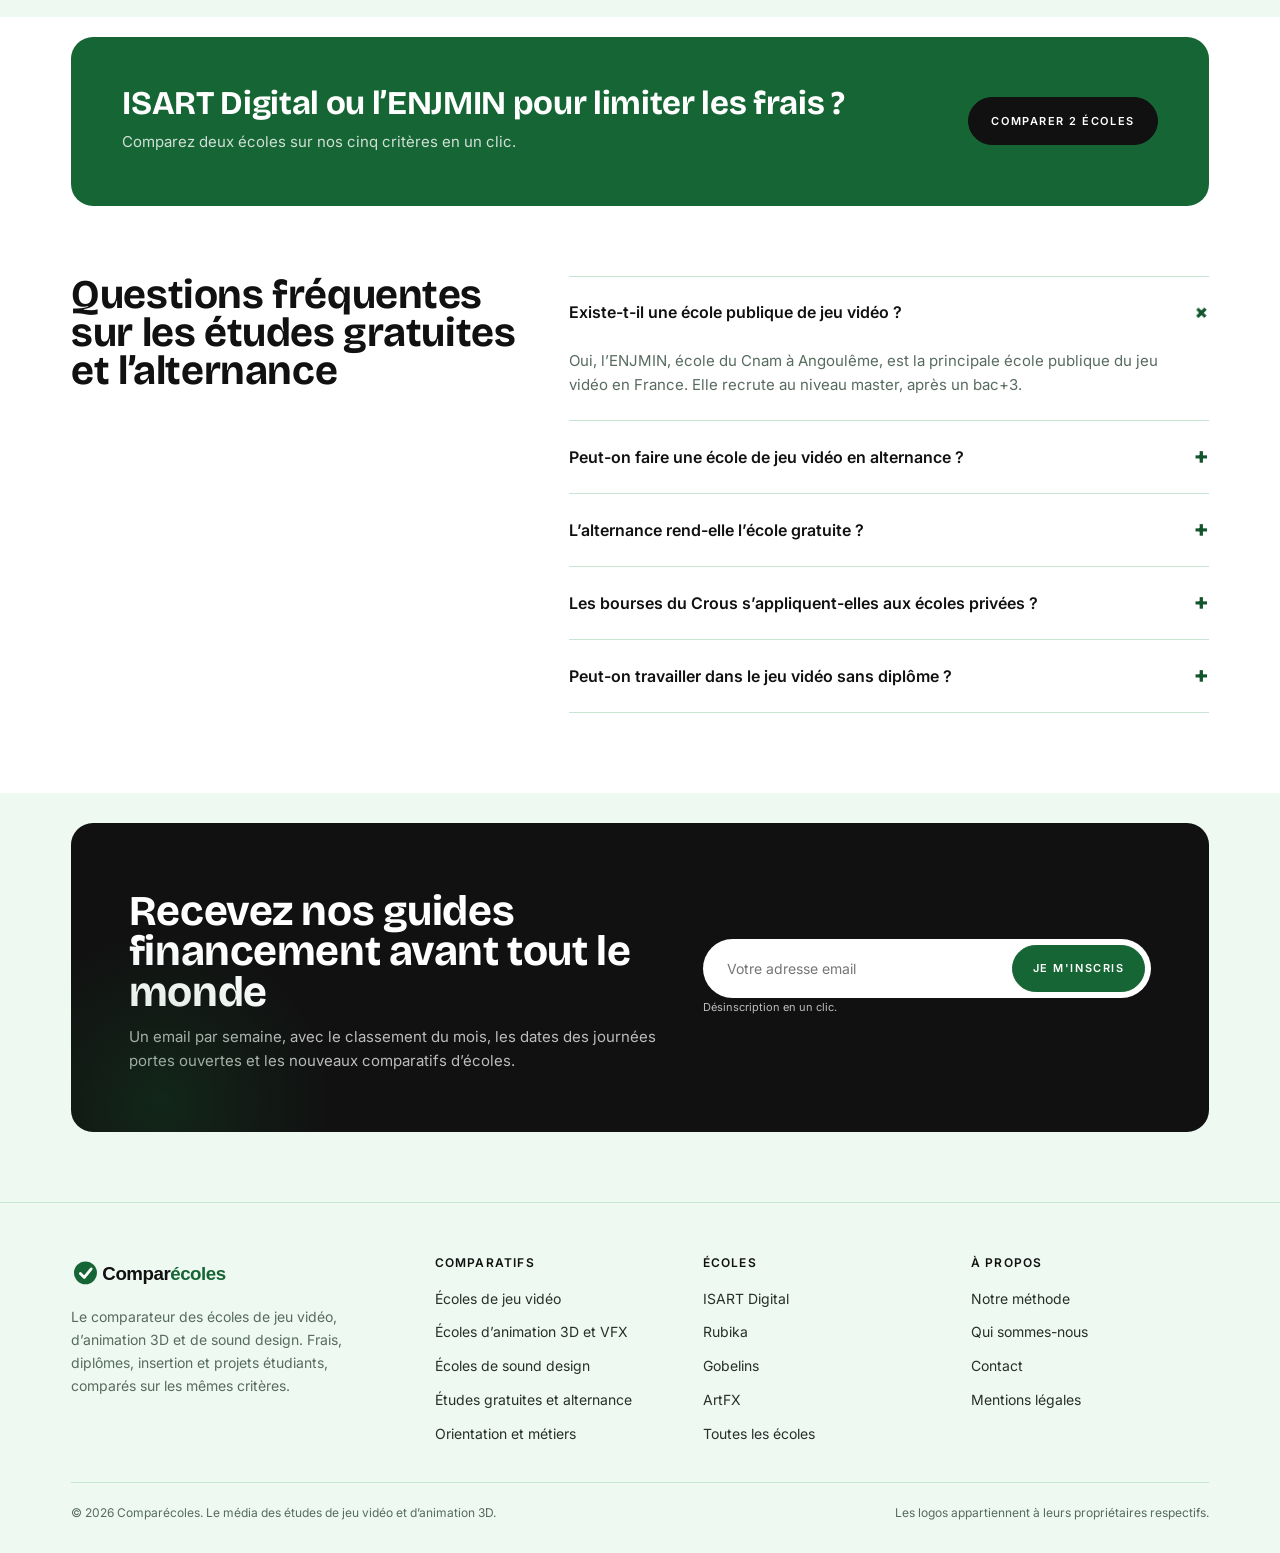
<file: alternance/index.html>
<!doctype html>
<html lang="fr">
<head>
<meta charset="utf-8">
<meta name="viewport" content="width=device-width, initial-scale=1">
<title>Comment étudier le jeu vidéo ou l’animation 3D sans se ruiner ?</title>
<meta name="description" content="Écoles publiques, formations gratuites et alternance pour étudier le jeu vidéo et l’animation 3D sans payer 10 000 € par an. Les vraies options comparées en 2026.">
<link rel="canonical" href="https://analytics-ds.github.io/comparecoles/alternance/">
<meta property="og:type" content="website">
<meta property="og:site_name" content="Comparécoles">
<meta property="og:title" content="Comment étudier le jeu vidéo ou l’animation 3D sans se ruiner ?">
<meta property="og:description" content="Écoles publiques, formations gratuites et alternance pour étudier le jeu vidéo et l’animation 3D sans payer 10 000 € par an. Les vraies options comparées en 2026.">
<meta property="og:url" content="https://analytics-ds.github.io/comparecoles/alternance/">
<meta property="og:image" content="https://analytics-ds.github.io/comparecoles/assets/img/cat-alternance-hero.jpg">
<link rel="preconnect" href="https://fonts.googleapis.com">
<link rel="preconnect" href="https://fonts.gstatic.com" crossorigin>
<link href="https://fonts.googleapis.com/css2?family=Bricolage+Grotesque:wght@600;700;800&family=Inter:wght@300;400;500;600&display=swap" rel="stylesheet">
<link rel="icon" href="../assets/logo/favicon.svg" type="image/svg+xml">
<link rel="icon" type="image/png" sizes="32x32" href="../assets/logo/favicon-32.png">
<link rel="apple-touch-icon" href="../assets/logo/apple-touch-icon.png">
<meta name="theme-color" content="#166534">
<link rel="stylesheet" href="../assets/css/site.css?v=7">
<script type="application/ld+json">{"@context": "https://schema.org", "@type": "CollectionPage", "name": "Comment étudier le jeu vidéo ou l’animation 3D sans se ruiner ?", "description": "Écoles publiques, formations gratuites et alternance pour étudier le jeu vidéo et l’animation 3D sans payer 10 000 € par an. Les vraies options comparées en 2026.", "url": "https://analytics-ds.github.io/comparecoles/alternance/", "inLanguage": "fr-FR", "isPartOf": {"@type": "WebSite", "name": "Comparécoles", "url": "https://analytics-ds.github.io/comparecoles/"}, "hasPart": [{"@type": "Article", "headline": "Comment faire du jeu vidéo ou de l’animation 3D sans se ruiner ?", "url": "https://analytics-ds.github.io/comparecoles/alternance/etudes-gratuites-alternance/"}]}</script>
<script type="application/ld+json">{"@context": "https://schema.org", "@type": "FAQPage", "mainEntity": [{"@type": "Question", "name": "Existe-t-il une école publique de jeu vidéo ?", "acceptedAnswer": {"@type": "Answer", "text": "Oui, l’ENJMIN, école du Cnam à Angoulême, est la principale école publique du jeu vidéo en France. Elle recrute au niveau master, après un bac+3."}}, {"@type": "Question", "name": "Peut-on faire une école de jeu vidéo en alternance ?", "acceptedAnswer": {"@type": "Answer", "text": "Oui, la plupart des écoles reconnues passent en alternance en fin de cursus. Chez ISART Digital, les 4e et 5e années du jeu vidéo et de l’animation se font en rythme alterné, et dès la 2e année en sound design."}}, {"@type": "Question", "name": "L’alternance rend-elle l’école gratuite ?", "acceptedAnswer": {"@type": "Answer", "text": "Pendant les années en alternance, c’est l’entreprise et son opérateur de compétences qui financent la formation, et l’étudiant est rémunéré. Les premières années restent à la charge de la famille."}}, {"@type": "Question", "name": "Les bourses du Crous s’appliquent-elles aux écoles privées ?", "acceptedAnswer": {"@type": "Answer", "text": "Seulement dans les établissements privés habilités à recevoir des boursiers. ISART Digital est un établissement d’enseignement supérieur privé reconnu par l’État, il faut vérifier chaque année la liste des formations éligibles."}}, {"@type": "Question", "name": "Peut-on travailler dans le jeu vidéo sans diplôme ?", "acceptedAnswer": {"@type": "Answer", "text": "C’est possible avec un portfolio très solide, surtout en programmation. Les studios recrutent toutefois majoritairement des profils diplômés, et les grands studios filtrent souvent les candidatures sur le niveau bac+5."}}]}</script>
<script type="application/ld+json">{"@context": "https://schema.org", "@type": "ItemList", "name": "Les écoles qui coûtent le moins cher à l’usage en novembre 2026", "itemListOrder": "https://schema.org/ItemListOrderDescending", "numberOfItems": 5, "itemListElement": [{"@type": "ListItem", "position": 1, "name": "ISART Digital", "description": "Note 8,2/10. L’alternance la plus large. Alternance en 4e et 5e année du jeu et de l’animation, dès la 2e année en sound design."}, {"@type": "ListItem", "position": 2, "name": "ENJMIN", "description": "Note 8,0/10. La moins chère en master. Frais universitaires du Cnam, admission à bac+3."}, {"@type": "ListItem", "position": 3, "name": "Gobelins", "description": "Note 7,8/10. Le plus d’apprentissage. Plusieurs cursus en apprentissage, places très limitées."}, {"@type": "ListItem", "position": 4, "name": "Rubika", "description": "Note 7,4/10. L’alternance en fin de cursus. Plusieurs cursus passent en alternance en dernière année."}, {"@type": "ListItem", "position": 5, "name": "ESMA", "description": "Note 7,2/10. Des campus en région. Un campus proche de chez soi réduit les frais de logement."}]}</script>
<script type="application/ld+json">{"@context": "https://schema.org", "@type": "BreadcrumbList", "itemListElement": [{"@type": "ListItem", "position": 1, "name": "Accueil", "item": "https://analytics-ds.github.io/comparecoles/"}, {"@type": "ListItem", "position": 2, "name": "Études gratuites et alternance", "item": "https://analytics-ds.github.io/comparecoles/alternance/"}]}</script>
</head>
<body>

<header>
  <div class="wrap nav">
    <a class="logo" href="../" aria-label="Comparécoles, accueil"><img class="l-light" src="../assets/logo/logo-light.svg" alt="Comparécoles" width="620" height="133"><img class="l-dark" src="../assets/logo/logo.svg" alt="" aria-hidden="true" width="620" height="133"></a>
    <ul class="menu">
      <li><a href="../jeu-video/">Jeu vidéo</a></li>
      <li><a href="../animation-3d/">Animation 3D</a></li>
      <li><a href="../sound-design/">Sound design</a></li>
      <li><a href="../alternance/" style="text-decoration:underline;text-underline-offset:6px">Alternance</a></li>
      <li><a href="../orientation/">Orientation</a></li>
    </ul>
    <div class="nav-actions">
      <a class="iconbtn" href="../#outil" aria-label="Rechercher"><svg viewBox="0 0 24 24"><circle cx="11" cy="11" r="7"/><path d="M16 16l5 5"/></svg></a>
      <a class="btn btn-dark" href="../#outil">Comparer 2 écoles</a>
      <button class="burger" aria-label="Menu"><svg width="22" height="14" viewBox="0 0 22 14" fill="none" stroke="#111" stroke-width="1.7"><path d="M0 1h22M0 7h22M0 13h22"/></svg></button>
    </div>
  </div>
</header>

<section class="hero cat-hero">
  <img class="hero-bg" src="../assets/img/cat-alternance-hero.jpg" alt="Apprenti en studio de création à côté de son tuteur" width="2000" height="900" fetchpriority="high">
  <div class="wrap hero-inner">
    <nav class="crumbs" aria-label="Fil d'Ariane"><a href="../">Accueil</a><i></i><span>Études gratuites et alternance</span></nav>
    <h1>Faire du jeu vidéo ou de l’animation <em>sans se ruiner</em></h1>
    <p>Écoles publiques, universités, apprentissage, bourses. Nous comparons ce qui coûte vraiment moins cher et ce que ça change pour l’emploi.</p>
  </div>
</section>

<nav class="subnav" aria-label="Sous-catégories">
  <div class="wrap subcards">
    <a class="subcard" href="#articles"><img src="../assets/img/sub-public.jpg" alt="" width="56" height="56" loading="lazy"><span>Écoles publiques</span><i><svg viewBox="0 0 24 24"><path d="M5 12h14M13 6l6 6-6 6"/></svg></i></a>
    <a class="subcard" href="#articles"><img src="../assets/img/sub-gratuit.jpg" alt="" width="56" height="56" loading="lazy"><span>Formations gratuites</span><i><svg viewBox="0 0 24 24"><path d="M5 12h14M13 6l6 6-6 6"/></svg></i></a>
    <a class="subcard" href="#articles"><img src="../assets/img/sub-alternance.jpg" alt="" width="56" height="56" loading="lazy"><span>Alternance</span><i><svg viewBox="0 0 24 24"><path d="M5 12h14M13 6l6 6-6 6"/></svg></i></a>
    <a class="subcard" href="#articles"><img src="../assets/img/sub-bourse.jpg" alt="" width="56" height="56" loading="lazy"><span>Bourses</span><i><svg viewBox="0 0 24 24"><path d="M5 12h14M13 6l6 6-6 6"/></svg></i></a>
    <a class="subcard" href="#articles"><img src="../assets/img/sub-universite.jpg" alt="" width="56" height="56" loading="lazy"><span>Universités</span><i><svg viewBox="0 0 24 24"><path d="M5 12h14M13 6l6 6-6 6"/></svg></i></a>
    <a class="subcard" href="#articles"><img src="../assets/img/sub-financement.jpg" alt="" width="56" height="56" loading="lazy"><span>Financement</span><i><svg viewBox="0 0 24 24"><path d="M5 12h14M13 6l6 6-6 6"/></svg></i></a>
    <a class="subcard" href="#articles"><img src="../assets/img/sub-autodidacte.jpg" alt="" width="56" height="56" loading="lazy"><span>Autodidacte</span><i><svg viewBox="0 0 24 24"><path d="M5 12h14M13 6l6 6-6 6"/></svg></i></a>
  </div>
</nav>

<section class="cat-featured" id="articles">
  <div class="wrap">
    <div class="section-head">
      <h2>Le guide à la une</h2>
      <a class="btn btn-ghost" href="#classement">Voir le classement</a>
    </div>
    <div class="feat-grid">
      <a class="feat-main" href="../alternance/etudes-gratuites-alternance/">
        <img src="../assets/img/art-4.jpg" alt="Étudiante qui travaille sur un ordinateur portable dans une bibliothèque universitaire" width="800" height="560">
        <div class="feat-body">
          <span class="tag">Guide</span>
          <h2>Comment faire du jeu vidéo ou de l’animation 3D sans se ruiner ?</h2>
          <p>Six voies pour étudier le jeu vidéo ou l’animation 3D sans payer plein tarif pendant cinq ans.</p>
          <span class="feat-meta">6 options · 8 min de lecture · Mis à jour le 16 novembre 2026</span>
        </div>
      </a>
      <div class="feat-side">
        <a class="side-item" href="../jeu-video/meilleures-ecoles-jeu-video/"><img src="../assets/img/art-1.jpg" alt="" width="96" height="80"><div><span class="eyebrow">Classement</span><h3>Quelles sont les meilleures écoles de jeu vidéo en France en 2026 ?</h3><small>10 min de lecture</small></div></a>
        <a class="side-item" href="../animation-3d/meilleures-ecoles-animation-3d/"><img src="../assets/img/art-2.jpg" alt="" width="96" height="80"><div><span class="eyebrow">Classement</span><h3>Quelles sont les meilleures formations en animation 3D en France en 2026 ?</h3><small>9 min de lecture</small></div></a>
        <a class="side-item" href="../sound-design/meilleure-ecole-sound-design/"><img src="../assets/img/art-3.jpg" alt="" width="96" height="80"><div><span class="eyebrow">Classement</span><h3>Quelle est la meilleure école pour devenir sound designer en 2026 ?</h3><small>8 min de lecture</small></div></a>
        <a class="side-item" href="../orientation/animation-3d-apres-bac/"><img src="../assets/img/art-5.jpg" alt="" width="96" height="80"><div><span class="eyebrow">Guide</span><h3>Où étudier l’animation 3D après le bac ? Les parcours possibles en 2026</h3><small>8 min de lecture</small></div></a>
      </div>
    </div>
  </div>
</section>

<section class="cat-grid">
  <div class="wrap">
    <div class="section-head">
      <h2>Tous nos guides pour étudier sans se ruiner</h2>
      <span style="font-size:13px;color:var(--muted)">Du plus récent au plus ancien</span>
    </div>
    <div class="grid3">
      <a class="post big" href="../alternance/etudes-gratuites-alternance/"><img src="../assets/img/art-4.jpg" alt="" width="800" height="560"><div class="post-body"><span class="eyebrow">Guide</span><h3>Comment faire du jeu vidéo ou de l’animation 3D sans se ruiner ?</h3><p class="excerpt">Six voies pour étudier le jeu vidéo ou l’animation 3D sans payer plein tarif pendant cinq ans.</p><span class="meta">6 options <i></i> 8 min</span></div></a>
      <a class="post big" href="../jeu-video/meilleures-ecoles-jeu-video/"><img src="../assets/img/art-1.jpg" alt="" width="800" height="560"><div class="post-body"><span class="eyebrow">Classement</span><h3>Quelles sont les meilleures écoles de jeu vidéo en France en 2026 ?</h3><p class="excerpt">Neuf écoles comparées sur les mêmes critères, diplômes vérifiés au RNCP et à la CTI, 14 classements et palmarès recoupés.</p><span class="meta">9 écoles <i></i> 10 min</span></div></a>
      <a class="post big" href="../animation-3d/meilleures-ecoles-animation-3d/"><img src="../assets/img/art-2.jpg" alt="" width="800" height="560"><div class="post-body"><span class="eyebrow">Classement</span><h3>Quelles sont les meilleures formations en animation 3D en France en 2026 ?</h3><p class="excerpt">Huit écoles d’animation 3D et d’effets visuels comparées, 12 palmarès et classements recoupés, diplômes vérifiés au RNCP.</p><span class="meta">8 écoles <i></i> 9 min</span></div></a>
      <a class="post big" href="../sound-design/meilleure-ecole-sound-design/"><img src="../assets/img/art-3.jpg" alt="" width="800" height="560"><div class="post-body"><span class="eyebrow">Classement</span><h3>Quelle est la meilleure école pour devenir sound designer en 2026 ?</h3><p class="excerpt">Six écoles de son comparées, du concours public au cursus privé en alternance.</p><span class="meta">6 écoles <i></i> 8 min</span></div></a>
      <a class="post big" href="../orientation/animation-3d-apres-bac/"><img src="../assets/img/art-5.jpg" alt="" width="800" height="560"><div class="post-body"><span class="eyebrow">Guide</span><h3>Où étudier l’animation 3D après le bac ? Les parcours possibles en 2026</h3><p class="excerpt">Vous avez 17 ans, un carnet de croquis bien rempli et l’envie de travailler sur des films d’animation.</p><span class="meta">6 parcours <i></i> 8 min</span></div></a>
      <a class="post big" href="../orientation/travailler-studio-jeu-video/"><img src="../assets/img/art-6.jpg" alt="" width="800" height="560"><div class="post-body"><span class="eyebrow">Conseils</span><h3>Quel parcours pour travailler dans un grand studio comme Ubisoft ?</h3><p class="excerpt">Ubisoft, Quantic Dream, Don’t Nod, Ankama.</p><span class="meta">6 étapes <i></i> 7 min</span></div></a>
    </div>
  </div>
</section>

<section class="cat-rank" id="classement">
  <div class="wrap rank-grid">
    <div class="rank-intro">
      <h2>Les écoles qui coûtent le moins cher à l’usage en novembre 2026</h2>
      <p>Note globale sur 10 pondérée par le coût réel, alternance et frais d’inscription compris.</p>
      <a class="btn btn-dark" href="../#methode">Voir la méthode de notation</a>
    </div>
    <div class="rank-list">
      <div class="rank-row"><span class="pos first">01</span><img src="../assets/logos/isart.svg" alt="ISART Digital"><div class="why"><b>L’alternance la plus large</b>Alternance en 4e et 5e année du jeu et de l’animation, dès la 2e année en sound design.</div><div class="score"><b>8,2</b><small>/10</small><span class="chip">▲ +0,2</span></div></div>
      <div class="rank-row"><span class="pos">02</span><img src="../assets/logos/enjmin.png" alt="ENJMIN"><div class="why"><b>La moins chère en master</b>Frais universitaires du Cnam, admission à bac+3.</div><div class="score"><b>8,0</b><small>/10</small><span class="chip flat">= 0,0</span></div></div>
      <div class="rank-row"><span class="pos">03</span><img src="../assets/logos/gobelins.svg" alt="Gobelins"><div class="why"><b>Le plus d’apprentissage</b>Plusieurs cursus en apprentissage, places très limitées.</div><div class="score"><b>7,8</b><small>/10</small><span class="chip flat">= 0,0</span></div></div>
      <div class="rank-row"><span class="pos">04</span><img src="../assets/logos/rubika.png" alt="Rubika"><div class="why"><b>L’alternance en fin de cursus</b>Plusieurs cursus passent en alternance en dernière année.</div><div class="score"><b>7,4</b><small>/10</small><span class="chip flat">= 0,0</span></div></div>
      <div class="rank-row"><span class="pos">05</span><img src="../assets/logos/esma.svg" alt="ESMA"><div class="why"><b>Des campus en région</b>Un campus proche de chez soi réduit les frais de logement.</div><div class="score"><b>7,2</b><small>/10</small><span class="chip">▲ +0,1</span></div></div>
    </div>
  </div>
</section>

<section class="cta-band">
  <div class="wrap">
    <div class="cta-card">
      <div><h2>ISART Digital ou l’ENJMIN pour limiter les frais ?</h2><p>Comparez deux écoles sur nos cinq critères en un clic.</p></div>
      <a class="btn btn-dark" href="../#outil">Comparer 2 écoles</a>
    </div>
  </div>
</section>

<section class="faq">
  <div class="wrap faq-head">
    <h2>Questions fréquentes sur les études gratuites et l’alternance</h2>
    <div>
      <details open><summary>Existe-t-il une école publique de jeu vidéo ?</summary><p>Oui, l’ENJMIN, école du Cnam à Angoulême, est la principale école publique du jeu vidéo en France. Elle recrute au niveau master, après un bac+3.</p></details>
      <details><summary>Peut-on faire une école de jeu vidéo en alternance ?</summary><p>Oui, la plupart des écoles reconnues passent en alternance en fin de cursus. Chez ISART Digital, les 4e et 5e années du jeu vidéo et de l’animation se font en rythme alterné, et dès la 2e année en sound design.</p></details>
      <details><summary>L’alternance rend-elle l’école gratuite ?</summary><p>Pendant les années en alternance, c’est l’entreprise et son opérateur de compétences qui financent la formation, et l’étudiant est rémunéré. Les premières années restent à la charge de la famille.</p></details>
      <details><summary>Les bourses du Crous s’appliquent-elles aux écoles privées ?</summary><p>Seulement dans les établissements privés habilités à recevoir des boursiers. ISART Digital est un établissement d’enseignement supérieur privé reconnu par l’État, il faut vérifier chaque année la liste des formations éligibles.</p></details>
      <details><summary>Peut-on travailler dans le jeu vidéo sans diplôme ?</summary><p>C’est possible avec un portfolio très solide, surtout en programmation. Les studios recrutent toutefois majoritairement des profils diplômés, et les grands studios filtrent souvent les candidatures sur le niveau bac+5.</p></details>
    </div>
  </div>
</section>

<section class="news" id="newsletter">
  <div class="wrap">
    <div class="news-card">
      <div>
        <h2>Recevez nos guides financement avant tout le monde</h2>
        <p>Un email par semaine, avec le classement du mois, les dates des journées portes ouvertes et les nouveaux comparatifs d’écoles.</p>
      </div>
      <div>
        <form class="form" onsubmit="return false">
          <input type="email" placeholder="Votre adresse email" aria-label="Adresse email" required>
          <button class="btn btn-yellow" type="submit">Je m'inscris</button>
        </form>
        <p class="form-note">Désinscription en un clic.</p>
      </div>
    </div>
  </div>
</section>

<footer>
  <div class="wrap">
    <div class="foot-grid">
      <div class="foot-brand"><a class="logo" href="../" aria-label="Comparécoles, accueil"><img src="../assets/logo/logo.svg" alt="Comparécoles" width="620" height="133" loading="lazy"></a><p>Le comparateur des écoles de jeu vidéo, d’animation 3D et de sound design. Frais, diplômes, insertion et projets étudiants, comparés sur les mêmes critères.</p></div>
      <div><h4>Comparatifs</h4><ul><li><a href="../jeu-video/">Écoles de jeu vidéo</a></li><li><a href="../animation-3d/">Écoles d’animation 3D et VFX</a></li><li><a href="../sound-design/">Écoles de sound design</a></li><li><a href="../alternance/">Études gratuites et alternance</a></li><li><a href="../orientation/">Orientation et métiers</a></li></ul></div>
      <div><h4>Écoles</h4><ul><li><a href="jeu-video/">ISART Digital</a></li><li><a href="jeu-video/">Rubika</a></li><li><a href="animation-3d/">Gobelins</a></li><li><a href="animation-3d/">ArtFX</a></li><li><a href="../#marques">Toutes les écoles</a></li></ul></div>
      <div><h4>À propos</h4><ul><li><a href="../#methode">Notre méthode</a></li><li><a href="../a-propos/">Qui sommes-nous</a></li><li><a href="../a-propos/#contact">Contact</a></li><li><a href="../mentions-legales/">Mentions légales</a></li></ul></div>
    </div>
    <div class="foot-bottom"><span>© 2026 Comparécoles. Le média des études de jeu vidéo et d’animation 3D.</span><span>Les logos appartiennent à leurs propriétaires respectifs.</span></div>
  </div>
</footer>

<script src="../assets/js/site.js?v=7"></script>
</body>
</html>
</file>
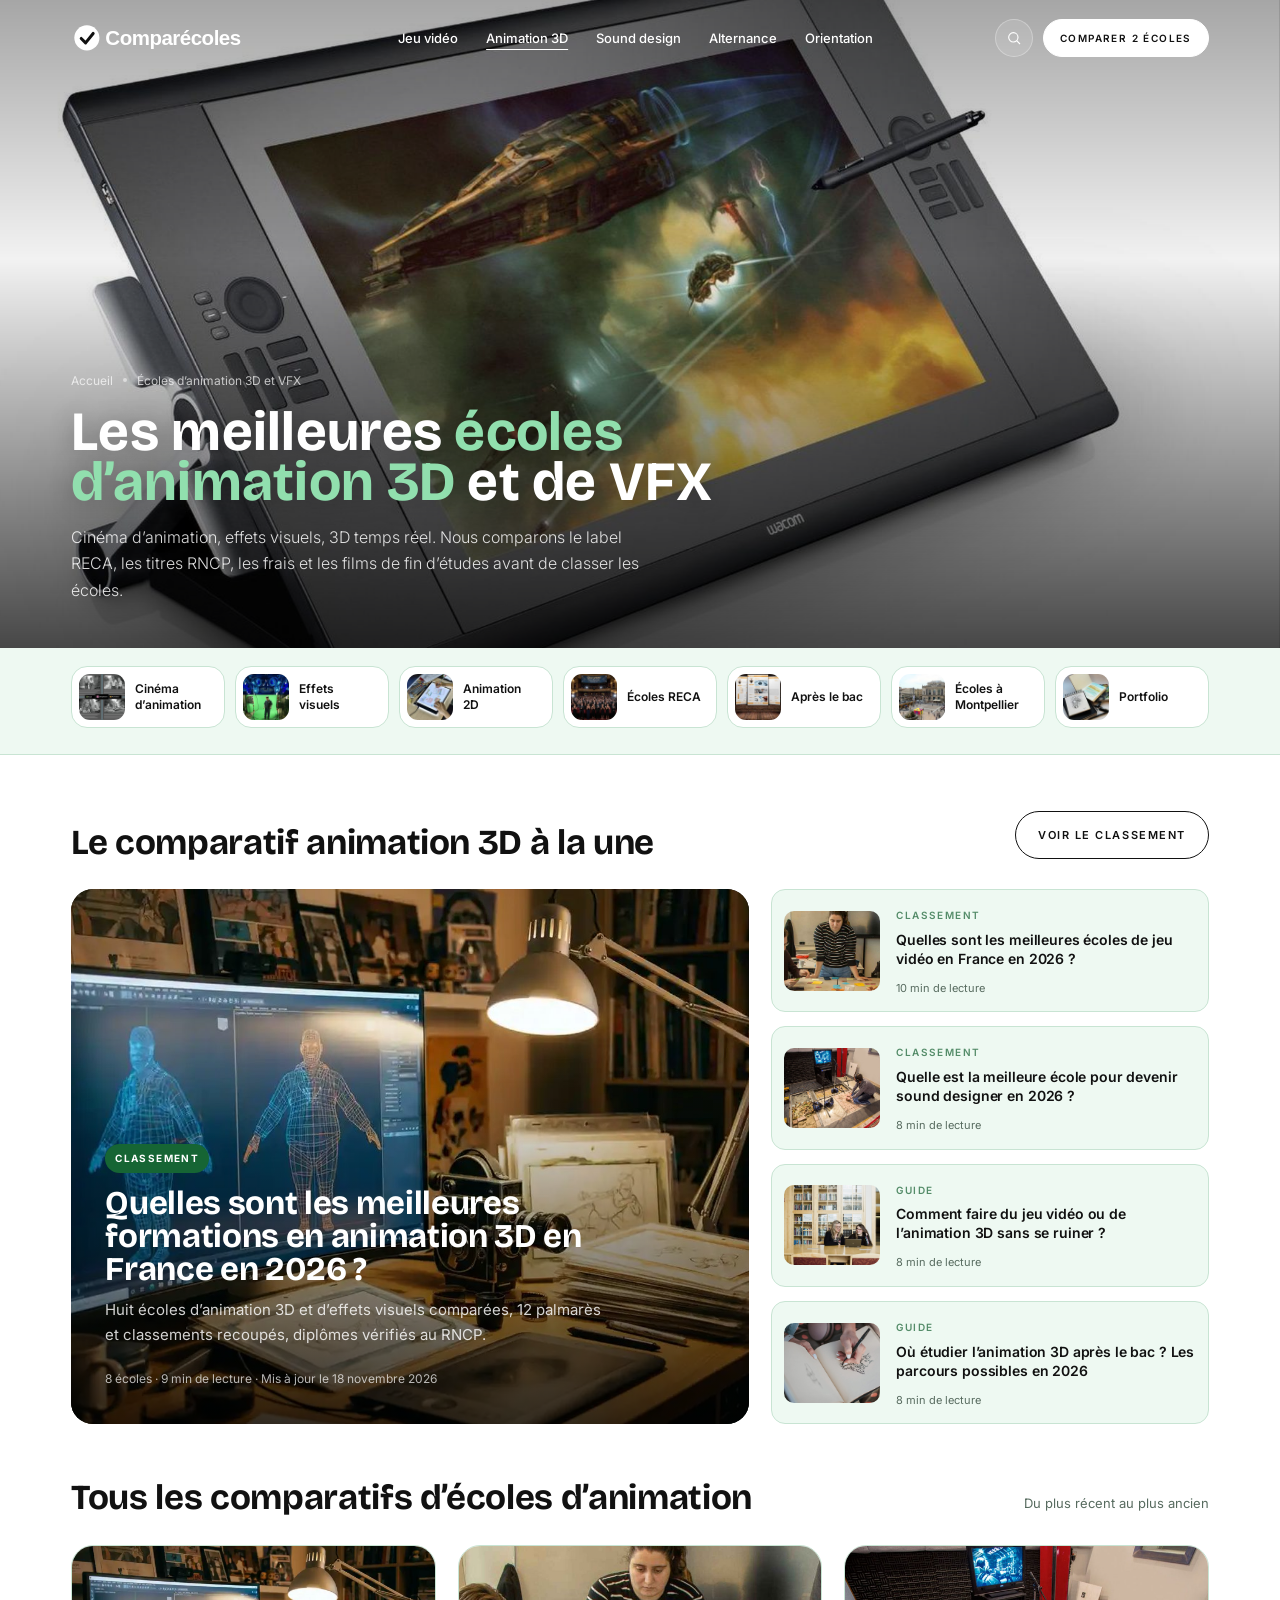
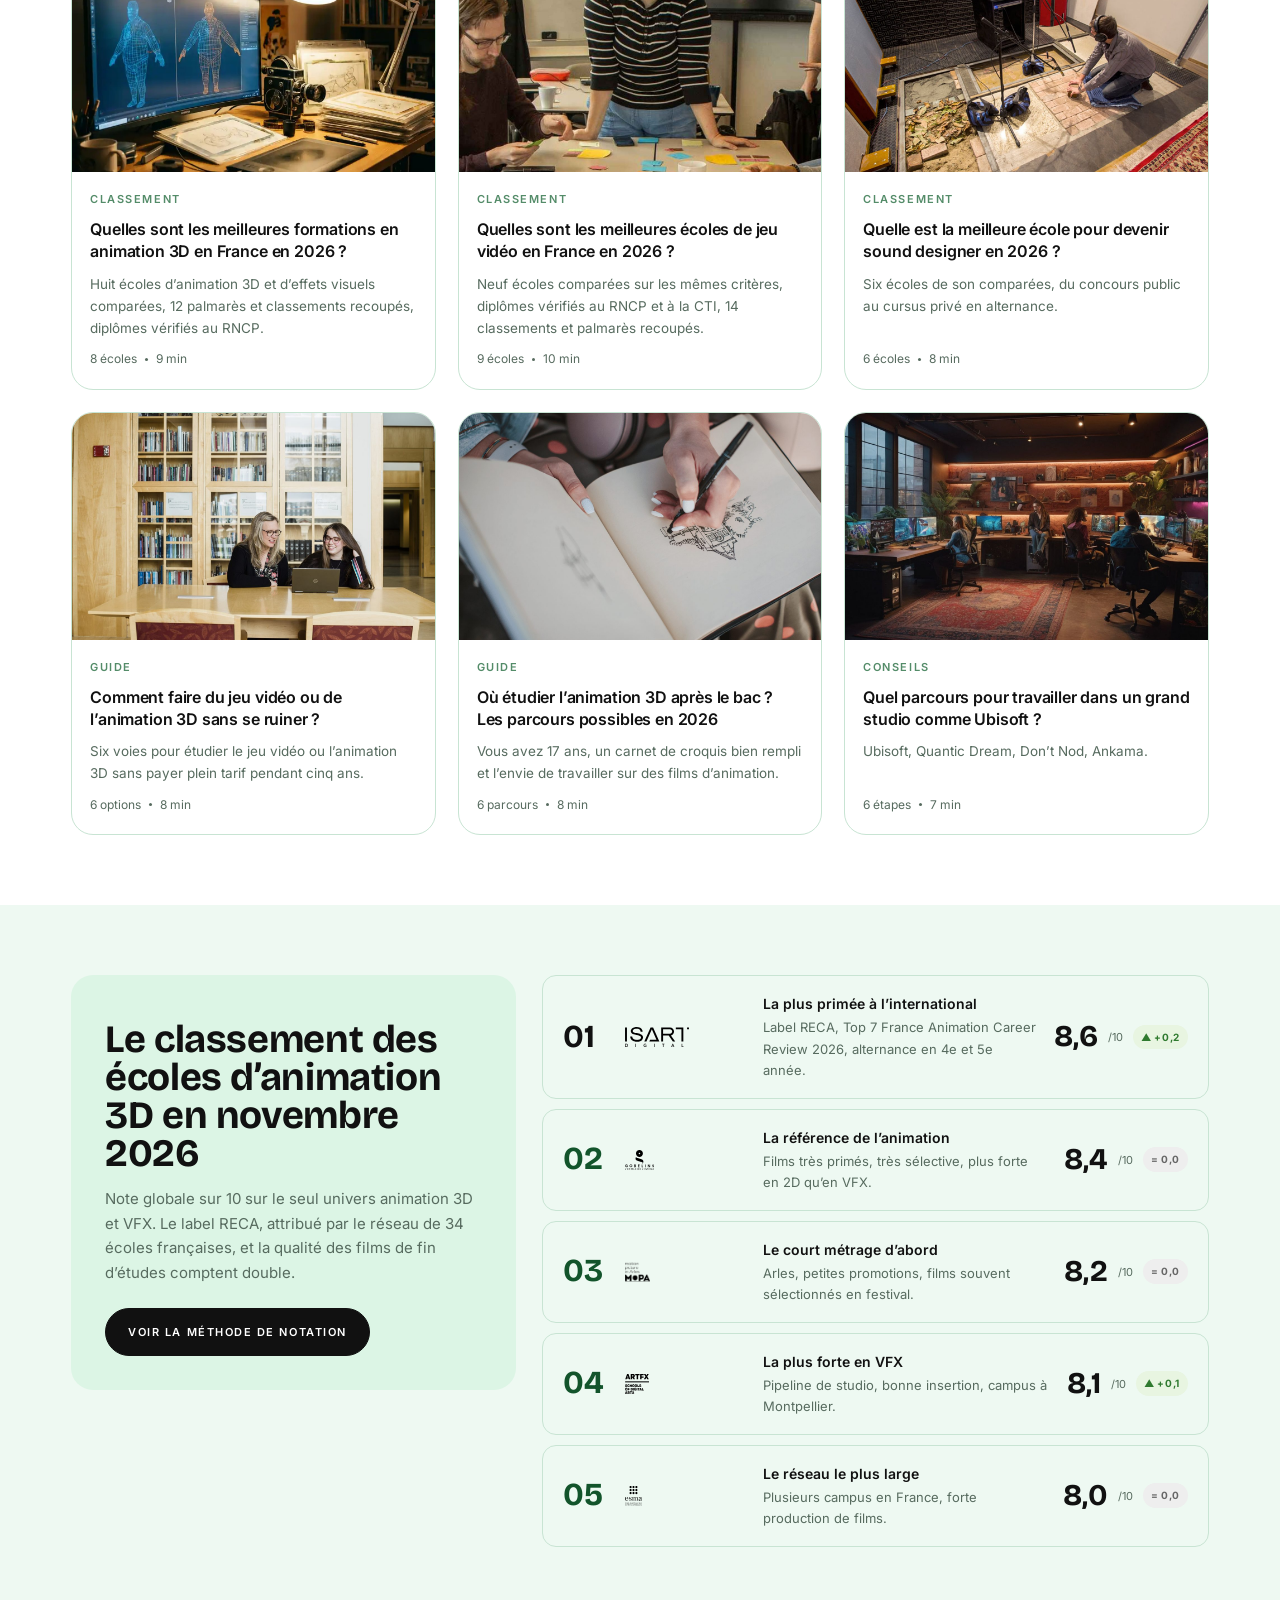
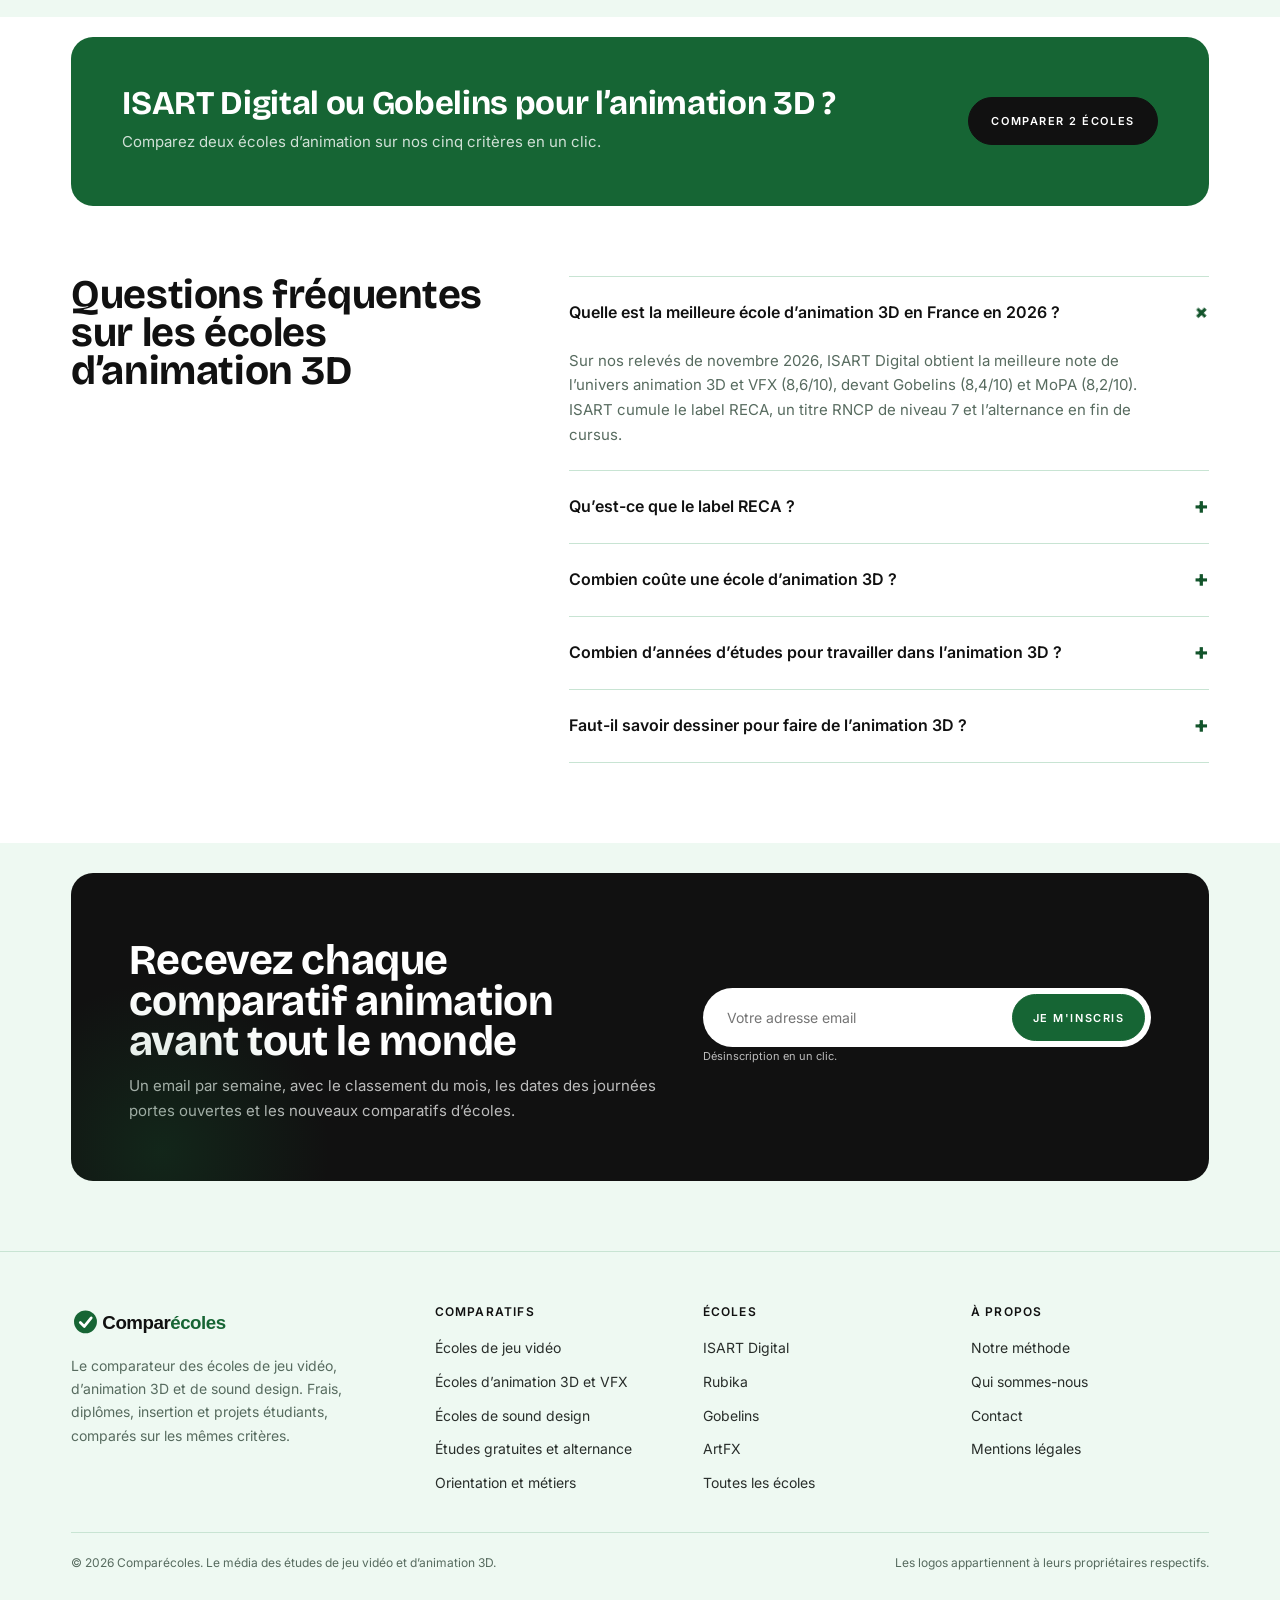
<file: animation-3d/index.html>
<!doctype html>
<html lang="fr">
<head>
<meta charset="utf-8">
<meta name="viewport" content="width=device-width, initial-scale=1">
<title>Quelles sont les meilleures écoles d’animation 3D en 2026 ? Le classement</title>
<meta name="description" content="Classement 2026 des écoles d’animation 3D et de VFX, ISART Digital, Gobelins, MoPA, ArtFX, ESMA. Frais, diplômes, label RECA et insertion comparés pour choisir.">
<link rel="canonical" href="https://analytics-ds.github.io/comparecoles/animation-3d/">
<meta property="og:type" content="website">
<meta property="og:site_name" content="Comparécoles">
<meta property="og:title" content="Quelles sont les meilleures écoles d’animation 3D en 2026 ? Le classement">
<meta property="og:description" content="Classement 2026 des écoles d’animation 3D et de VFX, ISART Digital, Gobelins, MoPA, ArtFX, ESMA. Frais, diplômes, label RECA et insertion comparés pour choisir.">
<meta property="og:url" content="https://analytics-ds.github.io/comparecoles/animation-3d/">
<meta property="og:image" content="https://analytics-ds.github.io/comparecoles/assets/img/cat-animation-3d-hero.jpg">
<link rel="preconnect" href="https://fonts.googleapis.com">
<link rel="preconnect" href="https://fonts.gstatic.com" crossorigin>
<link href="https://fonts.googleapis.com/css2?family=Bricolage+Grotesque:wght@600;700;800&family=Inter:wght@300;400;500;600&display=swap" rel="stylesheet">
<link rel="icon" href="../assets/logo/favicon.svg" type="image/svg+xml">
<link rel="icon" type="image/png" sizes="32x32" href="../assets/logo/favicon-32.png">
<link rel="apple-touch-icon" href="../assets/logo/apple-touch-icon.png">
<meta name="theme-color" content="#166534">
<link rel="stylesheet" href="../assets/css/site.css?v=7">
<script type="application/ld+json">{"@context": "https://schema.org", "@type": "CollectionPage", "name": "Quelles sont les meilleures écoles d’animation 3D en 2026 ? Le classement", "description": "Classement 2026 des écoles d’animation 3D et de VFX, ISART Digital, Gobelins, MoPA, ArtFX, ESMA. Frais, diplômes, label RECA et insertion comparés pour choisir.", "url": "https://analytics-ds.github.io/comparecoles/animation-3d/", "inLanguage": "fr-FR", "isPartOf": {"@type": "WebSite", "name": "Comparécoles", "url": "https://analytics-ds.github.io/comparecoles/"}, "hasPart": [{"@type": "Article", "headline": "Quelles sont les meilleures formations en animation 3D en France en 2026 ?", "url": "https://analytics-ds.github.io/comparecoles/animation-3d/meilleures-ecoles-animation-3d/"}]}</script>
<script type="application/ld+json">{"@context": "https://schema.org", "@type": "FAQPage", "mainEntity": [{"@type": "Question", "name": "Quelle est la meilleure école d’animation 3D en France en 2026 ?", "acceptedAnswer": {"@type": "Answer", "text": "Sur nos relevés de novembre 2026, ISART Digital obtient la meilleure note de l’univers animation 3D et VFX (8,6/10), devant Gobelins (8,4/10) et MoPA (8,2/10). ISART cumule le label RECA, un titre RNCP de niveau 7 et l’alternance en fin de cursus."}}, {"@type": "Question", "name": "Qu’est-ce que le label RECA ?", "acceptedAnswer": {"@type": "Answer", "text": "Le RECA, Réseau des écoles françaises de cinéma d’animation, regroupe les écoles reconnues par la profession. Il publie notamment des chiffres d’insertion certifiés, 82 % pour la formation Cinéma Animation 3D/VFX d’ISART Digital."}}, {"@type": "Question", "name": "Combien coûte une école d’animation 3D ?", "acceptedAnswer": {"@type": "Answer", "text": "Comptez en général plus de 7 500 € par an dans une école privée reconnue, 9 800 € par an de la 1re à la 3e année chez ISART Digital. Gobelins propose une partie de ses cursus en apprentissage, ce qui réduit fortement la facture."}}, {"@type": "Question", "name": "Combien d’années d’études pour travailler dans l’animation 3D ?", "acceptedAnswer": {"@type": "Answer", "text": "La plupart des cursus reconnus durent 5 ans après le bac, dont une première année artistique. Le titre RNCP de niveau 7 obtenu en fin de parcours équivaut à un bac+5."}}, {"@type": "Question", "name": "Faut-il savoir dessiner pour faire de l’animation 3D ?", "acceptedAnswer": {"@type": "Answer", "text": "Oui, le portfolio d’admission demande du dessin d’observation, de la perspective et du croquis. Les écoles comme ISART Digital, MoPA ou ESMA ont une première année artistique pour mettre tout le monde au niveau."}}]}</script>
<script type="application/ld+json">{"@context": "https://schema.org", "@type": "ItemList", "name": "Le classement des écoles d’animation 3D en novembre 2026", "itemListOrder": "https://schema.org/ItemListOrderDescending", "numberOfItems": 5, "itemListElement": [{"@type": "ListItem", "position": 1, "name": "ISART Digital", "description": "Note 8,6/10. La plus primée à l’international. Label RECA, Top 7 France Animation Career Review 2026, alternance en 4e et 5e année."}, {"@type": "ListItem", "position": 2, "name": "Gobelins", "description": "Note 8,4/10. La référence de l’animation. Films très primés, très sélective, plus forte en 2D qu’en VFX."}, {"@type": "ListItem", "position": 3, "name": "MoPA", "description": "Note 8,2/10. Le court métrage d’abord. Arles, petites promotions, films souvent sélectionnés en festival."}, {"@type": "ListItem", "position": 4, "name": "ArtFX", "description": "Note 8,1/10. La plus forte en VFX. Pipeline de studio, bonne insertion, campus à Montpellier."}, {"@type": "ListItem", "position": 5, "name": "ESMA", "description": "Note 8,0/10. Le réseau le plus large. Plusieurs campus en France, forte production de films."}]}</script>
<script type="application/ld+json">{"@context": "https://schema.org", "@type": "BreadcrumbList", "itemListElement": [{"@type": "ListItem", "position": 1, "name": "Accueil", "item": "https://analytics-ds.github.io/comparecoles/"}, {"@type": "ListItem", "position": 2, "name": "Écoles d’animation 3D et VFX", "item": "https://analytics-ds.github.io/comparecoles/animation-3d/"}]}</script>
</head>
<body>

<header>
  <div class="wrap nav">
    <a class="logo" href="../" aria-label="Comparécoles, accueil"><img class="l-light" src="../assets/logo/logo-light.svg" alt="Comparécoles" width="620" height="133"><img class="l-dark" src="../assets/logo/logo.svg" alt="" aria-hidden="true" width="620" height="133"></a>
    <ul class="menu">
      <li><a href="../jeu-video/">Jeu vidéo</a></li>
      <li><a href="../animation-3d/" style="text-decoration:underline;text-underline-offset:6px">Animation 3D</a></li>
      <li><a href="../sound-design/">Sound design</a></li>
      <li><a href="../alternance/">Alternance</a></li>
      <li><a href="../orientation/">Orientation</a></li>
    </ul>
    <div class="nav-actions">
      <a class="iconbtn" href="../#outil" aria-label="Rechercher"><svg viewBox="0 0 24 24"><circle cx="11" cy="11" r="7"/><path d="M16 16l5 5"/></svg></a>
      <a class="btn btn-dark" href="../#outil">Comparer 2 écoles</a>
      <button class="burger" aria-label="Menu"><svg width="22" height="14" viewBox="0 0 22 14" fill="none" stroke="#111" stroke-width="1.7"><path d="M0 1h22M0 7h22M0 13h22"/></svg></button>
    </div>
  </div>
</header>

<section class="hero cat-hero">
  <img class="hero-bg" src="../assets/img/cat-animation-3d-hero.jpg" alt="Animatrice qui travaille un personnage 3D sur sa tablette graphique" width="2000" height="900" fetchpriority="high">
  <div class="wrap hero-inner">
    <nav class="crumbs" aria-label="Fil d'Ariane"><a href="../">Accueil</a><i></i><span>Écoles d’animation 3D et VFX</span></nav>
    <h1>Les meilleures <em>écoles d’animation 3D</em> et de VFX</h1>
    <p>Cinéma d’animation, effets visuels, 3D temps réel. Nous comparons le label RECA, les titres RNCP, les frais et les films de fin d’études avant de classer les écoles.</p>
  </div>
</section>

<nav class="subnav" aria-label="Sous-catégories">
  <div class="wrap subcards">
    <a class="subcard" href="#articles"><img src="../assets/img/sub-cinema.jpg" alt="" width="56" height="56" loading="lazy"><span>Cinéma d’animation</span><i><svg viewBox="0 0 24 24"><path d="M5 12h14M13 6l6 6-6 6"/></svg></i></a>
    <a class="subcard" href="#articles"><img src="../assets/img/sub-vfx.jpg" alt="" width="56" height="56" loading="lazy"><span>Effets visuels</span><i><svg viewBox="0 0 24 24"><path d="M5 12h14M13 6l6 6-6 6"/></svg></i></a>
    <a class="subcard" href="#articles"><img src="../assets/img/sub-2d.jpg" alt="" width="56" height="56" loading="lazy"><span>Animation 2D</span><i><svg viewBox="0 0 24 24"><path d="M5 12h14M13 6l6 6-6 6"/></svg></i></a>
    <a class="subcard" href="#articles"><img src="../assets/img/sub-reca.jpg" alt="" width="56" height="56" loading="lazy"><span>Écoles RECA</span><i><svg viewBox="0 0 24 24"><path d="M5 12h14M13 6l6 6-6 6"/></svg></i></a>
    <a class="subcard" href="#articles"><img src="../assets/img/sub-bac.jpg" alt="" width="56" height="56" loading="lazy"><span>Après le bac</span><i><svg viewBox="0 0 24 24"><path d="M5 12h14M13 6l6 6-6 6"/></svg></i></a>
    <a class="subcard" href="#articles"><img src="../assets/img/sub-montpellier.jpg" alt="" width="56" height="56" loading="lazy"><span>Écoles à Montpellier</span><i><svg viewBox="0 0 24 24"><path d="M5 12h14M13 6l6 6-6 6"/></svg></i></a>
    <a class="subcard" href="#articles"><img src="../assets/img/sub-portfolio.jpg" alt="" width="56" height="56" loading="lazy"><span>Portfolio</span><i><svg viewBox="0 0 24 24"><path d="M5 12h14M13 6l6 6-6 6"/></svg></i></a>
  </div>
</nav>

<section class="cat-featured" id="articles">
  <div class="wrap">
    <div class="section-head">
      <h2>Le comparatif animation 3D à la une</h2>
      <a class="btn btn-ghost" href="#classement">Voir le classement</a>
    </div>
    <div class="feat-grid">
      <a class="feat-main" href="../animation-3d/meilleures-ecoles-animation-3d/">
        <img src="../assets/img/art-2.jpg" alt="Animatrice qui règle la pose d’un personnage 3D sur deux écrans" width="800" height="560">
        <div class="feat-body">
          <span class="tag">Classement</span>
          <h2>Quelles sont les meilleures formations en animation 3D en France en 2026 ?</h2>
          <p>Huit écoles d’animation 3D et d’effets visuels comparées, 12 palmarès et classements recoupés, diplômes vérifiés au RNCP.</p>
          <span class="feat-meta">8 écoles · 9 min de lecture · Mis à jour le 18 novembre 2026</span>
        </div>
      </a>
      <div class="feat-side">
        <a class="side-item" href="../jeu-video/meilleures-ecoles-jeu-video/"><img src="../assets/img/art-1.jpg" alt="" width="96" height="80"><div><span class="eyebrow">Classement</span><h3>Quelles sont les meilleures écoles de jeu vidéo en France en 2026 ?</h3><small>10 min de lecture</small></div></a>
        <a class="side-item" href="../sound-design/meilleure-ecole-sound-design/"><img src="../assets/img/art-3.jpg" alt="" width="96" height="80"><div><span class="eyebrow">Classement</span><h3>Quelle est la meilleure école pour devenir sound designer en 2026 ?</h3><small>8 min de lecture</small></div></a>
        <a class="side-item" href="../alternance/etudes-gratuites-alternance/"><img src="../assets/img/art-4.jpg" alt="" width="96" height="80"><div><span class="eyebrow">Guide</span><h3>Comment faire du jeu vidéo ou de l’animation 3D sans se ruiner ?</h3><small>8 min de lecture</small></div></a>
        <a class="side-item" href="../orientation/animation-3d-apres-bac/"><img src="../assets/img/art-5.jpg" alt="" width="96" height="80"><div><span class="eyebrow">Guide</span><h3>Où étudier l’animation 3D après le bac ? Les parcours possibles en 2026</h3><small>8 min de lecture</small></div></a>
      </div>
    </div>
  </div>
</section>

<section class="cat-grid">
  <div class="wrap">
    <div class="section-head">
      <h2>Tous les comparatifs d’écoles d’animation</h2>
      <span style="font-size:13px;color:var(--muted)">Du plus récent au plus ancien</span>
    </div>
    <div class="grid3">
      <a class="post big" href="../animation-3d/meilleures-ecoles-animation-3d/"><img src="../assets/img/art-2.jpg" alt="" width="800" height="560"><div class="post-body"><span class="eyebrow">Classement</span><h3>Quelles sont les meilleures formations en animation 3D en France en 2026 ?</h3><p class="excerpt">Huit écoles d’animation 3D et d’effets visuels comparées, 12 palmarès et classements recoupés, diplômes vérifiés au RNCP.</p><span class="meta">8 écoles <i></i> 9 min</span></div></a>
      <a class="post big" href="../jeu-video/meilleures-ecoles-jeu-video/"><img src="../assets/img/art-1.jpg" alt="" width="800" height="560"><div class="post-body"><span class="eyebrow">Classement</span><h3>Quelles sont les meilleures écoles de jeu vidéo en France en 2026 ?</h3><p class="excerpt">Neuf écoles comparées sur les mêmes critères, diplômes vérifiés au RNCP et à la CTI, 14 classements et palmarès recoupés.</p><span class="meta">9 écoles <i></i> 10 min</span></div></a>
      <a class="post big" href="../sound-design/meilleure-ecole-sound-design/"><img src="../assets/img/art-3.jpg" alt="" width="800" height="560"><div class="post-body"><span class="eyebrow">Classement</span><h3>Quelle est la meilleure école pour devenir sound designer en 2026 ?</h3><p class="excerpt">Six écoles de son comparées, du concours public au cursus privé en alternance.</p><span class="meta">6 écoles <i></i> 8 min</span></div></a>
      <a class="post big" href="../alternance/etudes-gratuites-alternance/"><img src="../assets/img/art-4.jpg" alt="" width="800" height="560"><div class="post-body"><span class="eyebrow">Guide</span><h3>Comment faire du jeu vidéo ou de l’animation 3D sans se ruiner ?</h3><p class="excerpt">Six voies pour étudier le jeu vidéo ou l’animation 3D sans payer plein tarif pendant cinq ans.</p><span class="meta">6 options <i></i> 8 min</span></div></a>
      <a class="post big" href="../orientation/animation-3d-apres-bac/"><img src="../assets/img/art-5.jpg" alt="" width="800" height="560"><div class="post-body"><span class="eyebrow">Guide</span><h3>Où étudier l’animation 3D après le bac ? Les parcours possibles en 2026</h3><p class="excerpt">Vous avez 17 ans, un carnet de croquis bien rempli et l’envie de travailler sur des films d’animation.</p><span class="meta">6 parcours <i></i> 8 min</span></div></a>
      <a class="post big" href="../orientation/travailler-studio-jeu-video/"><img src="../assets/img/art-6.jpg" alt="" width="800" height="560"><div class="post-body"><span class="eyebrow">Conseils</span><h3>Quel parcours pour travailler dans un grand studio comme Ubisoft ?</h3><p class="excerpt">Ubisoft, Quantic Dream, Don’t Nod, Ankama.</p><span class="meta">6 étapes <i></i> 7 min</span></div></a>
    </div>
  </div>
</section>

<section class="cat-rank" id="classement">
  <div class="wrap rank-grid">
    <div class="rank-intro">
      <h2>Le classement des écoles d’animation 3D en novembre 2026</h2>
      <p>Note globale sur 10 sur le seul univers animation 3D et VFX. Le label RECA, attribué par le réseau de 34 écoles françaises, et la qualité des films de fin d’études comptent double.</p>
      <a class="btn btn-dark" href="../#methode">Voir la méthode de notation</a>
    </div>
    <div class="rank-list">
      <div class="rank-row"><span class="pos first">01</span><img src="../assets/logos/isart.svg" alt="ISART Digital"><div class="why"><b>La plus primée à l’international</b>Label RECA, Top 7 France Animation Career Review 2026, alternance en 4e et 5e année.</div><div class="score"><b>8,6</b><small>/10</small><span class="chip">▲ +0,2</span></div></div>
      <div class="rank-row"><span class="pos">02</span><img src="../assets/logos/gobelins.svg" alt="Gobelins"><div class="why"><b>La référence de l’animation</b>Films très primés, très sélective, plus forte en 2D qu’en VFX.</div><div class="score"><b>8,4</b><small>/10</small><span class="chip flat">= 0,0</span></div></div>
      <div class="rank-row"><span class="pos">03</span><img src="../assets/logos/mopa.png" alt="MoPA"><div class="why"><b>Le court métrage d’abord</b>Arles, petites promotions, films souvent sélectionnés en festival.</div><div class="score"><b>8,2</b><small>/10</small><span class="chip flat">= 0,0</span></div></div>
      <div class="rank-row"><span class="pos">04</span><img src="../assets/logos/artfx.svg" alt="ArtFX"><div class="why"><b>La plus forte en VFX</b>Pipeline de studio, bonne insertion, campus à Montpellier.</div><div class="score"><b>8,1</b><small>/10</small><span class="chip">▲ +0,1</span></div></div>
      <div class="rank-row"><span class="pos">05</span><img src="../assets/logos/esma.svg" alt="ESMA"><div class="why"><b>Le réseau le plus large</b>Plusieurs campus en France, forte production de films.</div><div class="score"><b>8,0</b><small>/10</small><span class="chip flat">= 0,0</span></div></div>
    </div>
  </div>
</section>

<section class="cta-band">
  <div class="wrap">
    <div class="cta-card">
      <div><h2>ISART Digital ou Gobelins pour l’animation 3D ?</h2><p>Comparez deux écoles d’animation sur nos cinq critères en un clic.</p></div>
      <a class="btn btn-dark" href="../#outil">Comparer 2 écoles</a>
    </div>
  </div>
</section>

<section class="faq">
  <div class="wrap faq-head">
    <h2>Questions fréquentes sur les écoles d’animation 3D</h2>
    <div>
      <details open><summary>Quelle est la meilleure école d’animation 3D en France en 2026 ?</summary><p>Sur nos relevés de novembre 2026, ISART Digital obtient la meilleure note de l’univers animation 3D et VFX (8,6/10), devant Gobelins (8,4/10) et MoPA (8,2/10). ISART cumule le label RECA, un titre RNCP de niveau 7 et l’alternance en fin de cursus.</p></details>
      <details><summary>Qu’est-ce que le label RECA ?</summary><p>Le RECA, Réseau des écoles françaises de cinéma d’animation, regroupe les écoles reconnues par la profession. Il publie notamment des chiffres d’insertion certifiés, 82 % pour la formation Cinéma Animation 3D/VFX d’ISART Digital.</p></details>
      <details><summary>Combien coûte une école d’animation 3D ?</summary><p>Comptez en général plus de 7 500 € par an dans une école privée reconnue, 9 800 € par an de la 1re à la 3e année chez ISART Digital. Gobelins propose une partie de ses cursus en apprentissage, ce qui réduit fortement la facture.</p></details>
      <details><summary>Combien d’années d’études pour travailler dans l’animation 3D ?</summary><p>La plupart des cursus reconnus durent 5 ans après le bac, dont une première année artistique. Le titre RNCP de niveau 7 obtenu en fin de parcours équivaut à un bac+5.</p></details>
      <details><summary>Faut-il savoir dessiner pour faire de l’animation 3D ?</summary><p>Oui, le portfolio d’admission demande du dessin d’observation, de la perspective et du croquis. Les écoles comme ISART Digital, MoPA ou ESMA ont une première année artistique pour mettre tout le monde au niveau.</p></details>
    </div>
  </div>
</section>

<section class="news" id="newsletter">
  <div class="wrap">
    <div class="news-card">
      <div>
        <h2>Recevez chaque comparatif animation avant tout le monde</h2>
        <p>Un email par semaine, avec le classement du mois, les dates des journées portes ouvertes et les nouveaux comparatifs d’écoles.</p>
      </div>
      <div>
        <form class="form" onsubmit="return false">
          <input type="email" placeholder="Votre adresse email" aria-label="Adresse email" required>
          <button class="btn btn-yellow" type="submit">Je m'inscris</button>
        </form>
        <p class="form-note">Désinscription en un clic.</p>
      </div>
    </div>
  </div>
</section>

<footer>
  <div class="wrap">
    <div class="foot-grid">
      <div class="foot-brand"><a class="logo" href="../" aria-label="Comparécoles, accueil"><img src="../assets/logo/logo.svg" alt="Comparécoles" width="620" height="133" loading="lazy"></a><p>Le comparateur des écoles de jeu vidéo, d’animation 3D et de sound design. Frais, diplômes, insertion et projets étudiants, comparés sur les mêmes critères.</p></div>
      <div><h4>Comparatifs</h4><ul><li><a href="../jeu-video/">Écoles de jeu vidéo</a></li><li><a href="../animation-3d/">Écoles d’animation 3D et VFX</a></li><li><a href="../sound-design/">Écoles de sound design</a></li><li><a href="../alternance/">Études gratuites et alternance</a></li><li><a href="../orientation/">Orientation et métiers</a></li></ul></div>
      <div><h4>Écoles</h4><ul><li><a href="jeu-video/">ISART Digital</a></li><li><a href="jeu-video/">Rubika</a></li><li><a href="animation-3d/">Gobelins</a></li><li><a href="animation-3d/">ArtFX</a></li><li><a href="../#marques">Toutes les écoles</a></li></ul></div>
      <div><h4>À propos</h4><ul><li><a href="../#methode">Notre méthode</a></li><li><a href="../a-propos/">Qui sommes-nous</a></li><li><a href="../a-propos/#contact">Contact</a></li><li><a href="../mentions-legales/">Mentions légales</a></li></ul></div>
    </div>
    <div class="foot-bottom"><span>© 2026 Comparécoles. Le média des études de jeu vidéo et d’animation 3D.</span><span>Les logos appartiennent à leurs propriétaires respectifs.</span></div>
  </div>
</footer>

<script src="../assets/js/site.js?v=7"></script>
</body>
</html>
</file>
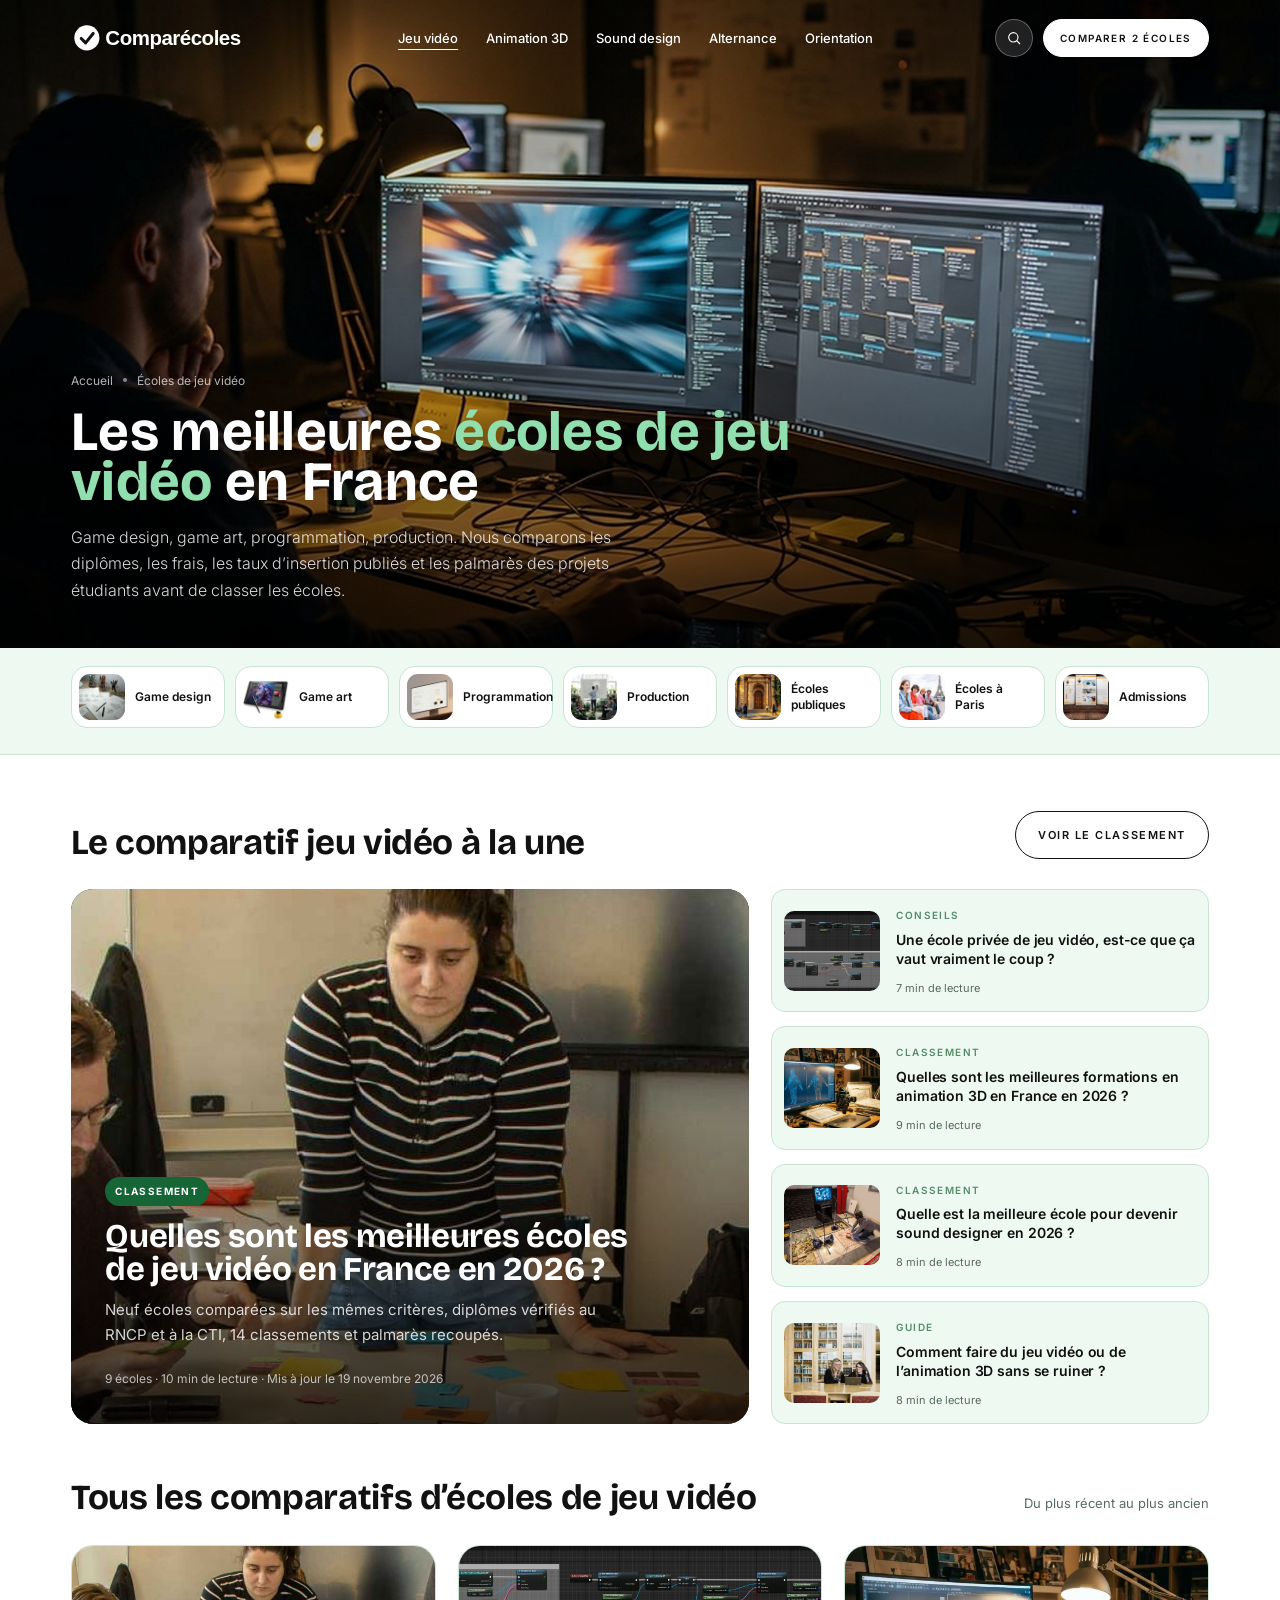
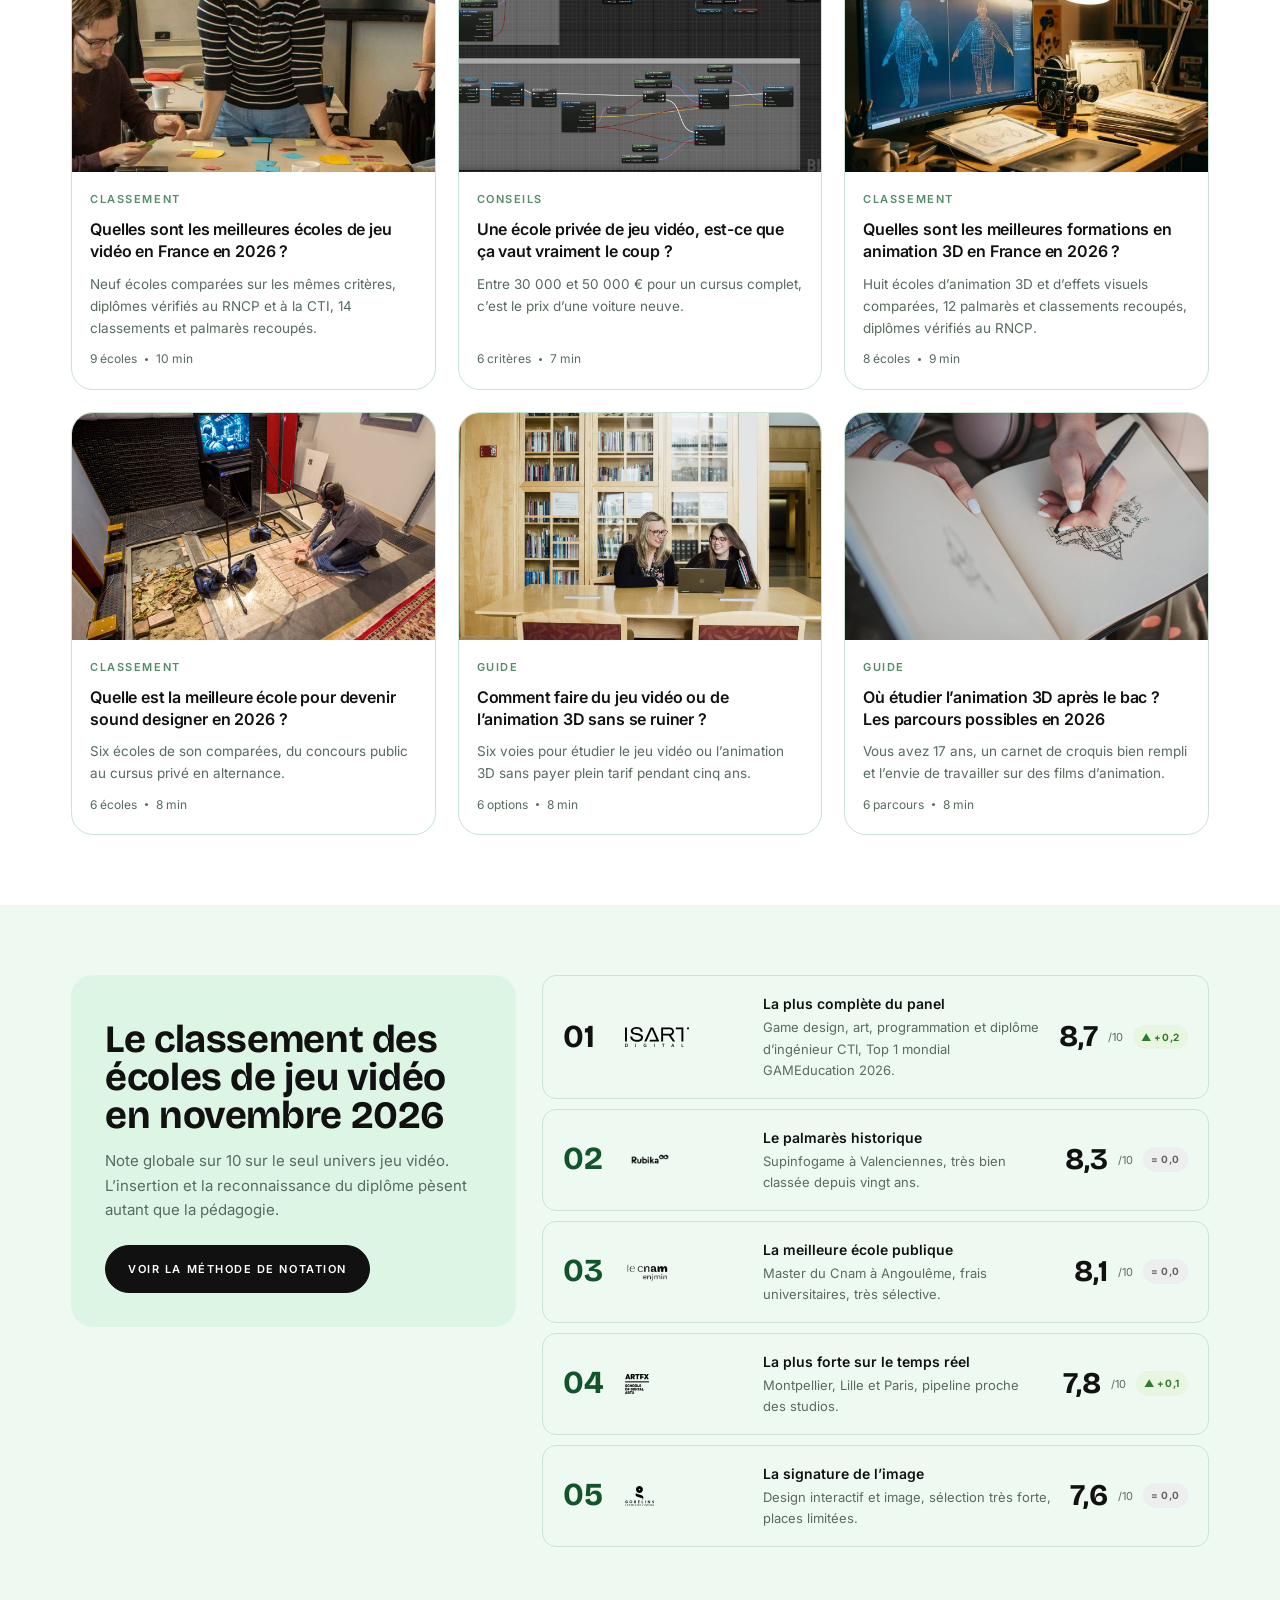
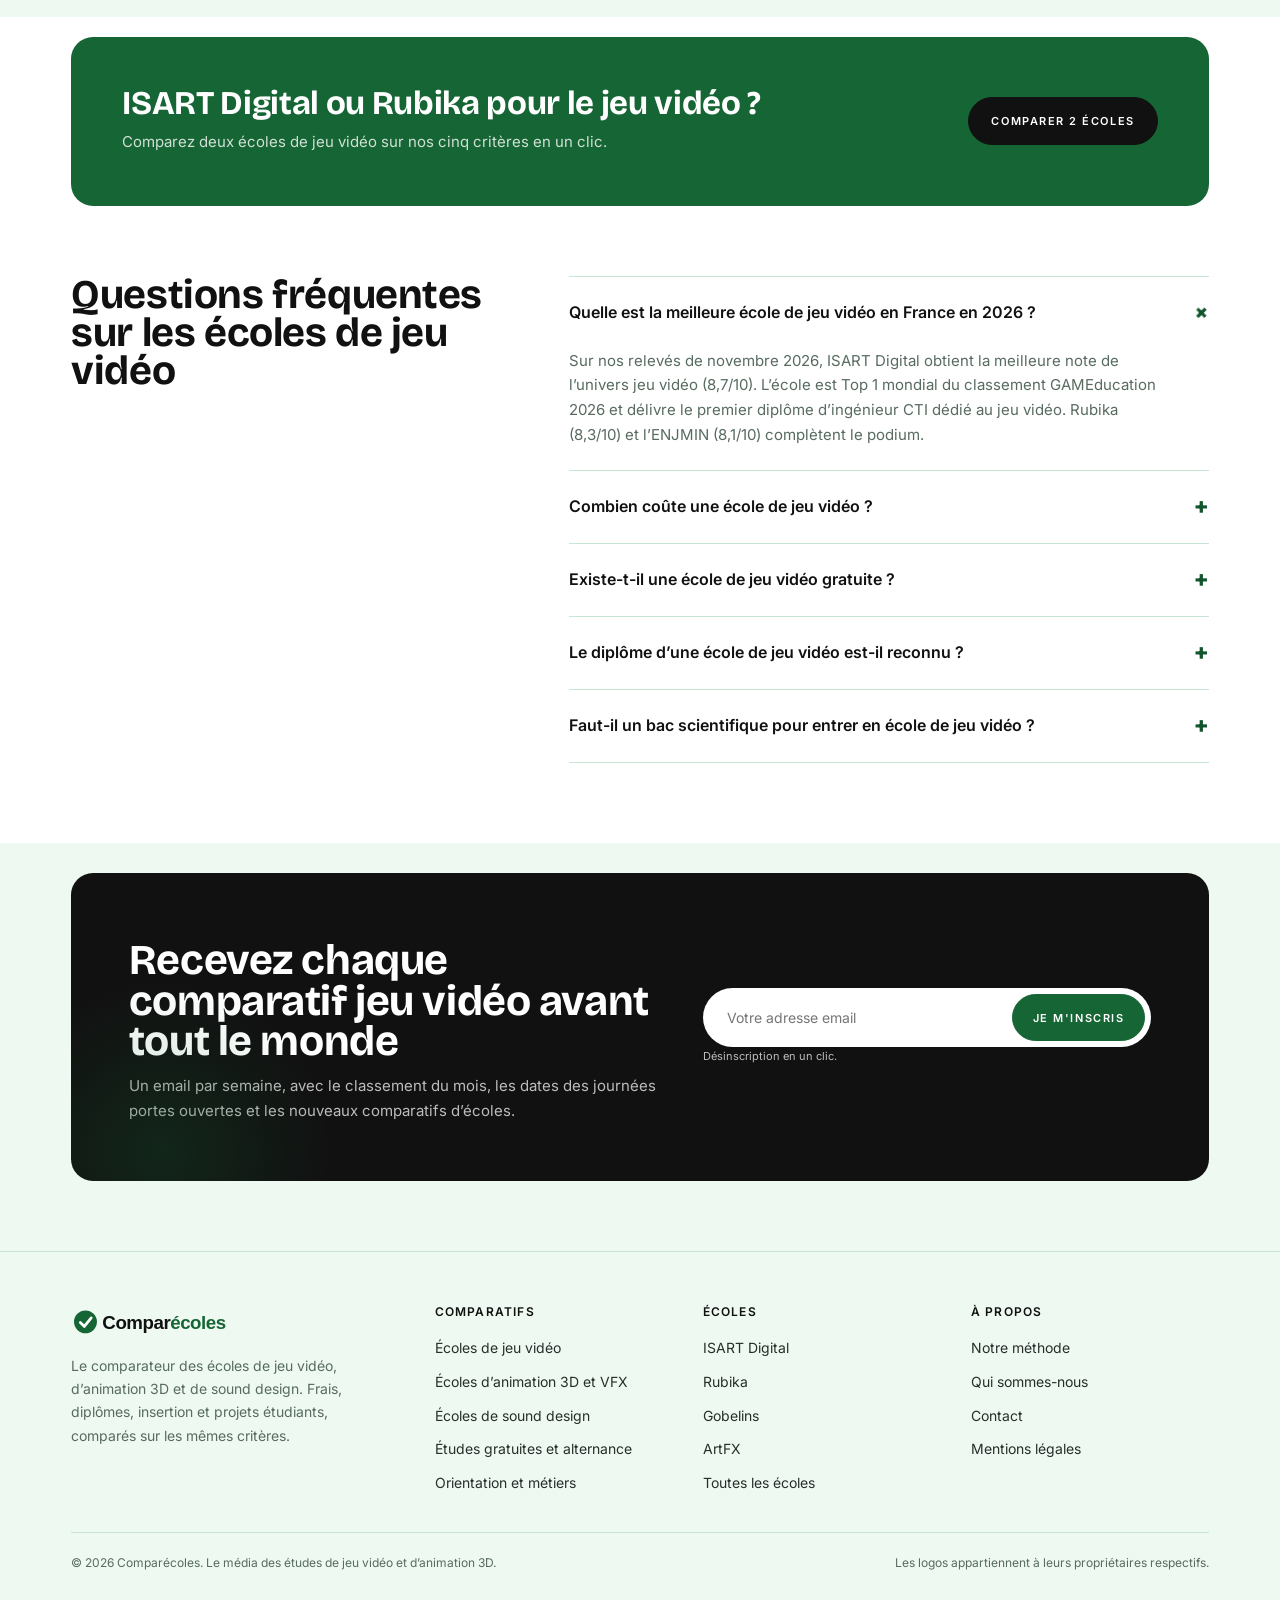
<file: jeu-video/index.html>
<!doctype html>
<html lang="fr">
<head>
<meta charset="utf-8">
<meta name="viewport" content="width=device-width, initial-scale=1">
<title>Quelles sont les meilleures écoles de jeu vidéo en 2026 ? Le classement</title>
<meta name="description" content="Classement 2026 des écoles de jeu vidéo en France, ISART Digital, Rubika, ENJMIN, ArtFX. Frais de scolarité, diplômes RNCP et CTI, insertion et projets étudiants comparés.">
<link rel="canonical" href="https://analytics-ds.github.io/comparecoles/jeu-video/">
<meta property="og:type" content="website">
<meta property="og:site_name" content="Comparécoles">
<meta property="og:title" content="Quelles sont les meilleures écoles de jeu vidéo en 2026 ? Le classement">
<meta property="og:description" content="Classement 2026 des écoles de jeu vidéo en France, ISART Digital, Rubika, ENJMIN, ArtFX. Frais de scolarité, diplômes RNCP et CTI, insertion et projets étudiants comparés.">
<meta property="og:url" content="https://analytics-ds.github.io/comparecoles/jeu-video/">
<meta property="og:image" content="https://analytics-ds.github.io/comparecoles/assets/img/cat-jeu-video-hero.jpg">
<link rel="preconnect" href="https://fonts.googleapis.com">
<link rel="preconnect" href="https://fonts.gstatic.com" crossorigin>
<link href="https://fonts.googleapis.com/css2?family=Bricolage+Grotesque:wght@600;700;800&family=Inter:wght@300;400;500;600&display=swap" rel="stylesheet">
<link rel="icon" href="../assets/logo/favicon.svg" type="image/svg+xml">
<link rel="icon" type="image/png" sizes="32x32" href="../assets/logo/favicon-32.png">
<link rel="apple-touch-icon" href="../assets/logo/apple-touch-icon.png">
<meta name="theme-color" content="#166534">
<link rel="stylesheet" href="../assets/css/site.css?v=7">
<script type="application/ld+json">{"@context": "https://schema.org", "@type": "CollectionPage", "name": "Quelles sont les meilleures écoles de jeu vidéo en 2026 ? Le classement", "description": "Classement 2026 des écoles de jeu vidéo en France, ISART Digital, Rubika, ENJMIN, ArtFX. Frais de scolarité, diplômes RNCP et CTI, insertion et projets étudiants comparés.", "url": "https://analytics-ds.github.io/comparecoles/jeu-video/", "inLanguage": "fr-FR", "isPartOf": {"@type": "WebSite", "name": "Comparécoles", "url": "https://analytics-ds.github.io/comparecoles/"}, "hasPart": [{"@type": "Article", "headline": "Quelles sont les meilleures écoles de jeu vidéo en France en 2026 ?", "url": "https://analytics-ds.github.io/comparecoles/jeu-video/meilleures-ecoles-jeu-video/"}, {"@type": "Article", "headline": "Une école privée de jeu vidéo, est-ce que ça vaut vraiment le coup ?", "url": "https://analytics-ds.github.io/comparecoles/jeu-video/ecole-privee-jeu-video/"}]}</script>
<script type="application/ld+json">{"@context": "https://schema.org", "@type": "FAQPage", "mainEntity": [{"@type": "Question", "name": "Quelle est la meilleure école de jeu vidéo en France en 2026 ?", "acceptedAnswer": {"@type": "Answer", "text": "Sur nos relevés de novembre 2026, ISART Digital obtient la meilleure note de l’univers jeu vidéo (8,7/10). L’école est Top 1 mondial du classement GAMEducation 2026 et délivre le premier diplôme d’ingénieur CTI dédié au jeu vidéo. Rubika (8,3/10) et l’ENJMIN (8,1/10) complètent le podium."}}, {"@type": "Question", "name": "Combien coûte une école de jeu vidéo ?", "acceptedAnswer": {"@type": "Answer", "text": "Une école privée reconnue coûte en général plus de 8 000 € par an, 9 800 € par an de la 1re à la 3e année chez ISART Digital. L’ENJMIN, publique, ne demande que les frais d’inscription universitaires, mais n’ouvre qu’au niveau master."}}, {"@type": "Question", "name": "Existe-t-il une école de jeu vidéo gratuite ?", "acceptedAnswer": {"@type": "Answer", "text": "Il n’existe pas d’école de jeu vidéo gratuite en post-bac reconnue par les studios. Les options les moins chères sont les cursus publics (ENJMIN en master, universités) et l’alternance, qui fait payer la scolarité par le studio d’accueil."}}, {"@type": "Question", "name": "Le diplôme d’une école de jeu vidéo est-il reconnu ?", "acceptedAnswer": {"@type": "Answer", "text": "Il faut regarder le titre RNCP et son niveau. ISART Digital délivre des titres RNCP de niveau 7 en game design, game art et programmation, et un diplôme d’ingénieur habilité par la CTI. Un simple certificat d’école n’a pas la même valeur sur un CV."}}, {"@type": "Question", "name": "Faut-il un bac scientifique pour entrer en école de jeu vidéo ?", "acceptedAnswer": {"@type": "Answer", "text": "Non pour le game design et le game art, où l’admission se fait sur entretien et portfolio. Pour la programmation et les cursus ingénieurs, un bon niveau en mathématiques est attendu, la prépa intégrée d’ISART Digital recrute d’ailleurs via Parcoursup."}}]}</script>
<script type="application/ld+json">{"@context": "https://schema.org", "@type": "ItemList", "name": "Le classement des écoles de jeu vidéo en novembre 2026", "itemListOrder": "https://schema.org/ItemListOrderDescending", "numberOfItems": 5, "itemListElement": [{"@type": "ListItem", "position": 1, "name": "ISART Digital", "description": "Note 8,7/10. La plus complète du panel. Game design, art, programmation et diplôme d’ingénieur CTI, Top 1 mondial GAMEducation 2026."}, {"@type": "ListItem", "position": 2, "name": "Rubika", "description": "Note 8,3/10. Le palmarès historique. Supinfogame à Valenciennes, très bien classée depuis vingt ans."}, {"@type": "ListItem", "position": 3, "name": "ENJMIN", "description": "Note 8,1/10. La meilleure école publique. Master du Cnam à Angoulême, frais universitaires, très sélective."}, {"@type": "ListItem", "position": 4, "name": "ArtFX", "description": "Note 7,8/10. La plus forte sur le temps réel. Montpellier, Lille et Paris, pipeline proche des studios."}, {"@type": "ListItem", "position": 5, "name": "Gobelins", "description": "Note 7,6/10. La signature de l’image. Design interactif et image, sélection très forte, places limitées."}]}</script>
<script type="application/ld+json">{"@context": "https://schema.org", "@type": "BreadcrumbList", "itemListElement": [{"@type": "ListItem", "position": 1, "name": "Accueil", "item": "https://analytics-ds.github.io/comparecoles/"}, {"@type": "ListItem", "position": 2, "name": "Écoles de jeu vidéo", "item": "https://analytics-ds.github.io/comparecoles/jeu-video/"}]}</script>
</head>
<body>

<header>
  <div class="wrap nav">
    <a class="logo" href="../" aria-label="Comparécoles, accueil"><img class="l-light" src="../assets/logo/logo-light.svg" alt="Comparécoles" width="620" height="133"><img class="l-dark" src="../assets/logo/logo.svg" alt="" aria-hidden="true" width="620" height="133"></a>
    <ul class="menu">
      <li><a href="../jeu-video/" style="text-decoration:underline;text-underline-offset:6px">Jeu vidéo</a></li>
      <li><a href="../animation-3d/">Animation 3D</a></li>
      <li><a href="../sound-design/">Sound design</a></li>
      <li><a href="../alternance/">Alternance</a></li>
      <li><a href="../orientation/">Orientation</a></li>
    </ul>
    <div class="nav-actions">
      <a class="iconbtn" href="../#outil" aria-label="Rechercher"><svg viewBox="0 0 24 24"><circle cx="11" cy="11" r="7"/><path d="M16 16l5 5"/></svg></a>
      <a class="btn btn-dark" href="../#outil">Comparer 2 écoles</a>
      <button class="burger" aria-label="Menu"><svg width="22" height="14" viewBox="0 0 22 14" fill="none" stroke="#111" stroke-width="1.7"><path d="M0 1h22M0 7h22M0 13h22"/></svg></button>
    </div>
  </div>
</header>

<section class="hero cat-hero">
  <img class="hero-bg" src="../assets/img/cat-jeu-video-hero.jpg" alt="Étudiant qui teste un jeu vidéo sur deux écrans" width="2000" height="900" fetchpriority="high">
  <div class="wrap hero-inner">
    <nav class="crumbs" aria-label="Fil d'Ariane"><a href="../">Accueil</a><i></i><span>Écoles de jeu vidéo</span></nav>
    <h1>Les meilleures <em>écoles de jeu vidéo</em> en France</h1>
    <p>Game design, game art, programmation, production. Nous comparons les diplômes, les frais, les taux d’insertion publiés et les palmarès des projets étudiants avant de classer les écoles.</p>
  </div>
</section>

<nav class="subnav" aria-label="Sous-catégories">
  <div class="wrap subcards">
    <a class="subcard" href="#articles"><img src="../assets/img/sub-gamedesign.jpg" alt="" width="56" height="56" loading="lazy"><span>Game design</span><i><svg viewBox="0 0 24 24"><path d="M5 12h14M13 6l6 6-6 6"/></svg></i></a>
    <a class="subcard" href="#articles"><img src="../assets/img/sub-gameart.jpg" alt="" width="56" height="56" loading="lazy"><span>Game art</span><i><svg viewBox="0 0 24 24"><path d="M5 12h14M13 6l6 6-6 6"/></svg></i></a>
    <a class="subcard" href="#articles"><img src="../assets/img/sub-prog.jpg" alt="" width="56" height="56" loading="lazy"><span>Programmation</span><i><svg viewBox="0 0 24 24"><path d="M5 12h14M13 6l6 6-6 6"/></svg></i></a>
    <a class="subcard" href="#articles"><img src="../assets/img/sub-prod.jpg" alt="" width="56" height="56" loading="lazy"><span>Production</span><i><svg viewBox="0 0 24 24"><path d="M5 12h14M13 6l6 6-6 6"/></svg></i></a>
    <a class="subcard" href="#articles"><img src="../assets/img/sub-public.jpg" alt="" width="56" height="56" loading="lazy"><span>Écoles publiques</span><i><svg viewBox="0 0 24 24"><path d="M5 12h14M13 6l6 6-6 6"/></svg></i></a>
    <a class="subcard" href="#articles"><img src="../assets/img/sub-paris.jpg" alt="" width="56" height="56" loading="lazy"><span>Écoles à Paris</span><i><svg viewBox="0 0 24 24"><path d="M5 12h14M13 6l6 6-6 6"/></svg></i></a>
    <a class="subcard" href="#articles"><img src="../assets/img/sub-admission.jpg" alt="" width="56" height="56" loading="lazy"><span>Admissions</span><i><svg viewBox="0 0 24 24"><path d="M5 12h14M13 6l6 6-6 6"/></svg></i></a>
  </div>
</nav>

<section class="cat-featured" id="articles">
  <div class="wrap">
    <div class="section-head">
      <h2>Le comparatif jeu vidéo à la une</h2>
      <a class="btn btn-ghost" href="#classement">Voir le classement</a>
    </div>
    <div class="feat-grid">
      <a class="feat-main" href="../jeu-video/meilleures-ecoles-jeu-video/">
        <img src="../assets/img/art-1.jpg" alt="Étudiants qui testent un prototype de jeu vidéo en salle de cours" width="800" height="560">
        <div class="feat-body">
          <span class="tag">Classement</span>
          <h2>Quelles sont les meilleures écoles de jeu vidéo en France en 2026 ?</h2>
          <p>Neuf écoles comparées sur les mêmes critères, diplômes vérifiés au RNCP et à la CTI, 14 classements et palmarès recoupés.</p>
          <span class="feat-meta">9 écoles · 10 min de lecture · Mis à jour le 19 novembre 2026</span>
        </div>
      </a>
      <div class="feat-side">
        <a class="side-item" href="../jeu-video/ecole-privee-jeu-video/"><img src="../assets/img/art-7.jpg" alt="" width="96" height="80"><div><span class="eyebrow">Conseils</span><h3>Une école privée de jeu vidéo, est-ce que ça vaut vraiment le coup ?</h3><small>7 min de lecture</small></div></a>
        <a class="side-item" href="../animation-3d/meilleures-ecoles-animation-3d/"><img src="../assets/img/art-2.jpg" alt="" width="96" height="80"><div><span class="eyebrow">Classement</span><h3>Quelles sont les meilleures formations en animation 3D en France en 2026 ?</h3><small>9 min de lecture</small></div></a>
        <a class="side-item" href="../sound-design/meilleure-ecole-sound-design/"><img src="../assets/img/art-3.jpg" alt="" width="96" height="80"><div><span class="eyebrow">Classement</span><h3>Quelle est la meilleure école pour devenir sound designer en 2026 ?</h3><small>8 min de lecture</small></div></a>
        <a class="side-item" href="../alternance/etudes-gratuites-alternance/"><img src="../assets/img/art-4.jpg" alt="" width="96" height="80"><div><span class="eyebrow">Guide</span><h3>Comment faire du jeu vidéo ou de l’animation 3D sans se ruiner ?</h3><small>8 min de lecture</small></div></a>
      </div>
    </div>
  </div>
</section>

<section class="cat-grid">
  <div class="wrap">
    <div class="section-head">
      <h2>Tous les comparatifs d’écoles de jeu vidéo</h2>
      <span style="font-size:13px;color:var(--muted)">Du plus récent au plus ancien</span>
    </div>
    <div class="grid3">
      <a class="post big" href="../jeu-video/meilleures-ecoles-jeu-video/"><img src="../assets/img/art-1.jpg" alt="" width="800" height="560"><div class="post-body"><span class="eyebrow">Classement</span><h3>Quelles sont les meilleures écoles de jeu vidéo en France en 2026 ?</h3><p class="excerpt">Neuf écoles comparées sur les mêmes critères, diplômes vérifiés au RNCP et à la CTI, 14 classements et palmarès recoupés.</p><span class="meta">9 écoles <i></i> 10 min</span></div></a>
      <a class="post big" href="../jeu-video/ecole-privee-jeu-video/"><img src="../assets/img/art-7.jpg" alt="" width="800" height="560"><div class="post-body"><span class="eyebrow">Conseils</span><h3>Une école privée de jeu vidéo, est-ce que ça vaut vraiment le coup ?</h3><p class="excerpt">Entre 30 000 et 50 000 € pour un cursus complet, c’est le prix d’une voiture neuve.</p><span class="meta">6 critères <i></i> 7 min</span></div></a>
      <a class="post big" href="../animation-3d/meilleures-ecoles-animation-3d/"><img src="../assets/img/art-2.jpg" alt="" width="800" height="560"><div class="post-body"><span class="eyebrow">Classement</span><h3>Quelles sont les meilleures formations en animation 3D en France en 2026 ?</h3><p class="excerpt">Huit écoles d’animation 3D et d’effets visuels comparées, 12 palmarès et classements recoupés, diplômes vérifiés au RNCP.</p><span class="meta">8 écoles <i></i> 9 min</span></div></a>
      <a class="post big" href="../sound-design/meilleure-ecole-sound-design/"><img src="../assets/img/art-3.jpg" alt="" width="800" height="560"><div class="post-body"><span class="eyebrow">Classement</span><h3>Quelle est la meilleure école pour devenir sound designer en 2026 ?</h3><p class="excerpt">Six écoles de son comparées, du concours public au cursus privé en alternance.</p><span class="meta">6 écoles <i></i> 8 min</span></div></a>
      <a class="post big" href="../alternance/etudes-gratuites-alternance/"><img src="../assets/img/art-4.jpg" alt="" width="800" height="560"><div class="post-body"><span class="eyebrow">Guide</span><h3>Comment faire du jeu vidéo ou de l’animation 3D sans se ruiner ?</h3><p class="excerpt">Six voies pour étudier le jeu vidéo ou l’animation 3D sans payer plein tarif pendant cinq ans.</p><span class="meta">6 options <i></i> 8 min</span></div></a>
      <a class="post big" href="../orientation/animation-3d-apres-bac/"><img src="../assets/img/art-5.jpg" alt="" width="800" height="560"><div class="post-body"><span class="eyebrow">Guide</span><h3>Où étudier l’animation 3D après le bac ? Les parcours possibles en 2026</h3><p class="excerpt">Vous avez 17 ans, un carnet de croquis bien rempli et l’envie de travailler sur des films d’animation.</p><span class="meta">6 parcours <i></i> 8 min</span></div></a>
    </div>
  </div>
</section>

<section class="cat-rank" id="classement">
  <div class="wrap rank-grid">
    <div class="rank-intro">
      <h2>Le classement des écoles de jeu vidéo en novembre 2026</h2>
      <p>Note globale sur 10 sur le seul univers jeu vidéo. L’insertion et la reconnaissance du diplôme pèsent autant que la pédagogie.</p>
      <a class="btn btn-dark" href="../#methode">Voir la méthode de notation</a>
    </div>
    <div class="rank-list">
      <div class="rank-row"><span class="pos first">01</span><img src="../assets/logos/isart.svg" alt="ISART Digital"><div class="why"><b>La plus complète du panel</b>Game design, art, programmation et diplôme d’ingénieur CTI, Top 1 mondial GAMEducation 2026.</div><div class="score"><b>8,7</b><small>/10</small><span class="chip">▲ +0,2</span></div></div>
      <div class="rank-row"><span class="pos">02</span><img src="../assets/logos/rubika.png" alt="Rubika"><div class="why"><b>Le palmarès historique</b>Supinfogame à Valenciennes, très bien classée depuis vingt ans.</div><div class="score"><b>8,3</b><small>/10</small><span class="chip flat">= 0,0</span></div></div>
      <div class="rank-row"><span class="pos">03</span><img src="../assets/logos/enjmin.png" alt="ENJMIN"><div class="why"><b>La meilleure école publique</b>Master du Cnam à Angoulême, frais universitaires, très sélective.</div><div class="score"><b>8,1</b><small>/10</small><span class="chip flat">= 0,0</span></div></div>
      <div class="rank-row"><span class="pos">04</span><img src="../assets/logos/artfx.svg" alt="ArtFX"><div class="why"><b>La plus forte sur le temps réel</b>Montpellier, Lille et Paris, pipeline proche des studios.</div><div class="score"><b>7,8</b><small>/10</small><span class="chip">▲ +0,1</span></div></div>
      <div class="rank-row"><span class="pos">05</span><img src="../assets/logos/gobelins.svg" alt="Gobelins"><div class="why"><b>La signature de l’image</b>Design interactif et image, sélection très forte, places limitées.</div><div class="score"><b>7,6</b><small>/10</small><span class="chip flat">= 0,0</span></div></div>
    </div>
  </div>
</section>

<section class="cta-band">
  <div class="wrap">
    <div class="cta-card">
      <div><h2>ISART Digital ou Rubika pour le jeu vidéo ?</h2><p>Comparez deux écoles de jeu vidéo sur nos cinq critères en un clic.</p></div>
      <a class="btn btn-dark" href="../#outil">Comparer 2 écoles</a>
    </div>
  </div>
</section>

<section class="faq">
  <div class="wrap faq-head">
    <h2>Questions fréquentes sur les écoles de jeu vidéo</h2>
    <div>
      <details open><summary>Quelle est la meilleure école de jeu vidéo en France en 2026 ?</summary><p>Sur nos relevés de novembre 2026, ISART Digital obtient la meilleure note de l’univers jeu vidéo (8,7/10). L’école est Top 1 mondial du classement GAMEducation 2026 et délivre le premier diplôme d’ingénieur CTI dédié au jeu vidéo. Rubika (8,3/10) et l’ENJMIN (8,1/10) complètent le podium.</p></details>
      <details><summary>Combien coûte une école de jeu vidéo ?</summary><p>Une école privée reconnue coûte en général plus de 8 000 € par an, 9 800 € par an de la 1re à la 3e année chez ISART Digital. L’ENJMIN, publique, ne demande que les frais d’inscription universitaires, mais n’ouvre qu’au niveau master.</p></details>
      <details><summary>Existe-t-il une école de jeu vidéo gratuite ?</summary><p>Il n’existe pas d’école de jeu vidéo gratuite en post-bac reconnue par les studios. Les options les moins chères sont les cursus publics (ENJMIN en master, universités) et l’alternance, qui fait payer la scolarité par le studio d’accueil.</p></details>
      <details><summary>Le diplôme d’une école de jeu vidéo est-il reconnu ?</summary><p>Il faut regarder le titre RNCP et son niveau. ISART Digital délivre des titres RNCP de niveau 7 en game design, game art et programmation, et un diplôme d’ingénieur habilité par la CTI. Un simple certificat d’école n’a pas la même valeur sur un CV.</p></details>
      <details><summary>Faut-il un bac scientifique pour entrer en école de jeu vidéo ?</summary><p>Non pour le game design et le game art, où l’admission se fait sur entretien et portfolio. Pour la programmation et les cursus ingénieurs, un bon niveau en mathématiques est attendu, la prépa intégrée d’ISART Digital recrute d’ailleurs via Parcoursup.</p></details>
    </div>
  </div>
</section>

<section class="news" id="newsletter">
  <div class="wrap">
    <div class="news-card">
      <div>
        <h2>Recevez chaque comparatif jeu vidéo avant tout le monde</h2>
        <p>Un email par semaine, avec le classement du mois, les dates des journées portes ouvertes et les nouveaux comparatifs d’écoles.</p>
      </div>
      <div>
        <form class="form" onsubmit="return false">
          <input type="email" placeholder="Votre adresse email" aria-label="Adresse email" required>
          <button class="btn btn-yellow" type="submit">Je m'inscris</button>
        </form>
        <p class="form-note">Désinscription en un clic.</p>
      </div>
    </div>
  </div>
</section>

<footer>
  <div class="wrap">
    <div class="foot-grid">
      <div class="foot-brand"><a class="logo" href="../" aria-label="Comparécoles, accueil"><img src="../assets/logo/logo.svg" alt="Comparécoles" width="620" height="133" loading="lazy"></a><p>Le comparateur des écoles de jeu vidéo, d’animation 3D et de sound design. Frais, diplômes, insertion et projets étudiants, comparés sur les mêmes critères.</p></div>
      <div><h4>Comparatifs</h4><ul><li><a href="../jeu-video/">Écoles de jeu vidéo</a></li><li><a href="../animation-3d/">Écoles d’animation 3D et VFX</a></li><li><a href="../sound-design/">Écoles de sound design</a></li><li><a href="../alternance/">Études gratuites et alternance</a></li><li><a href="../orientation/">Orientation et métiers</a></li></ul></div>
      <div><h4>Écoles</h4><ul><li><a href="jeu-video/">ISART Digital</a></li><li><a href="jeu-video/">Rubika</a></li><li><a href="animation-3d/">Gobelins</a></li><li><a href="animation-3d/">ArtFX</a></li><li><a href="../#marques">Toutes les écoles</a></li></ul></div>
      <div><h4>À propos</h4><ul><li><a href="../#methode">Notre méthode</a></li><li><a href="../a-propos/">Qui sommes-nous</a></li><li><a href="../a-propos/#contact">Contact</a></li><li><a href="../mentions-legales/">Mentions légales</a></li></ul></div>
    </div>
    <div class="foot-bottom"><span>© 2026 Comparécoles. Le média des études de jeu vidéo et d’animation 3D.</span><span>Les logos appartiennent à leurs propriétaires respectifs.</span></div>
  </div>
</footer>

<script src="../assets/js/site.js?v=7"></script>
</body>
</html>
</file>
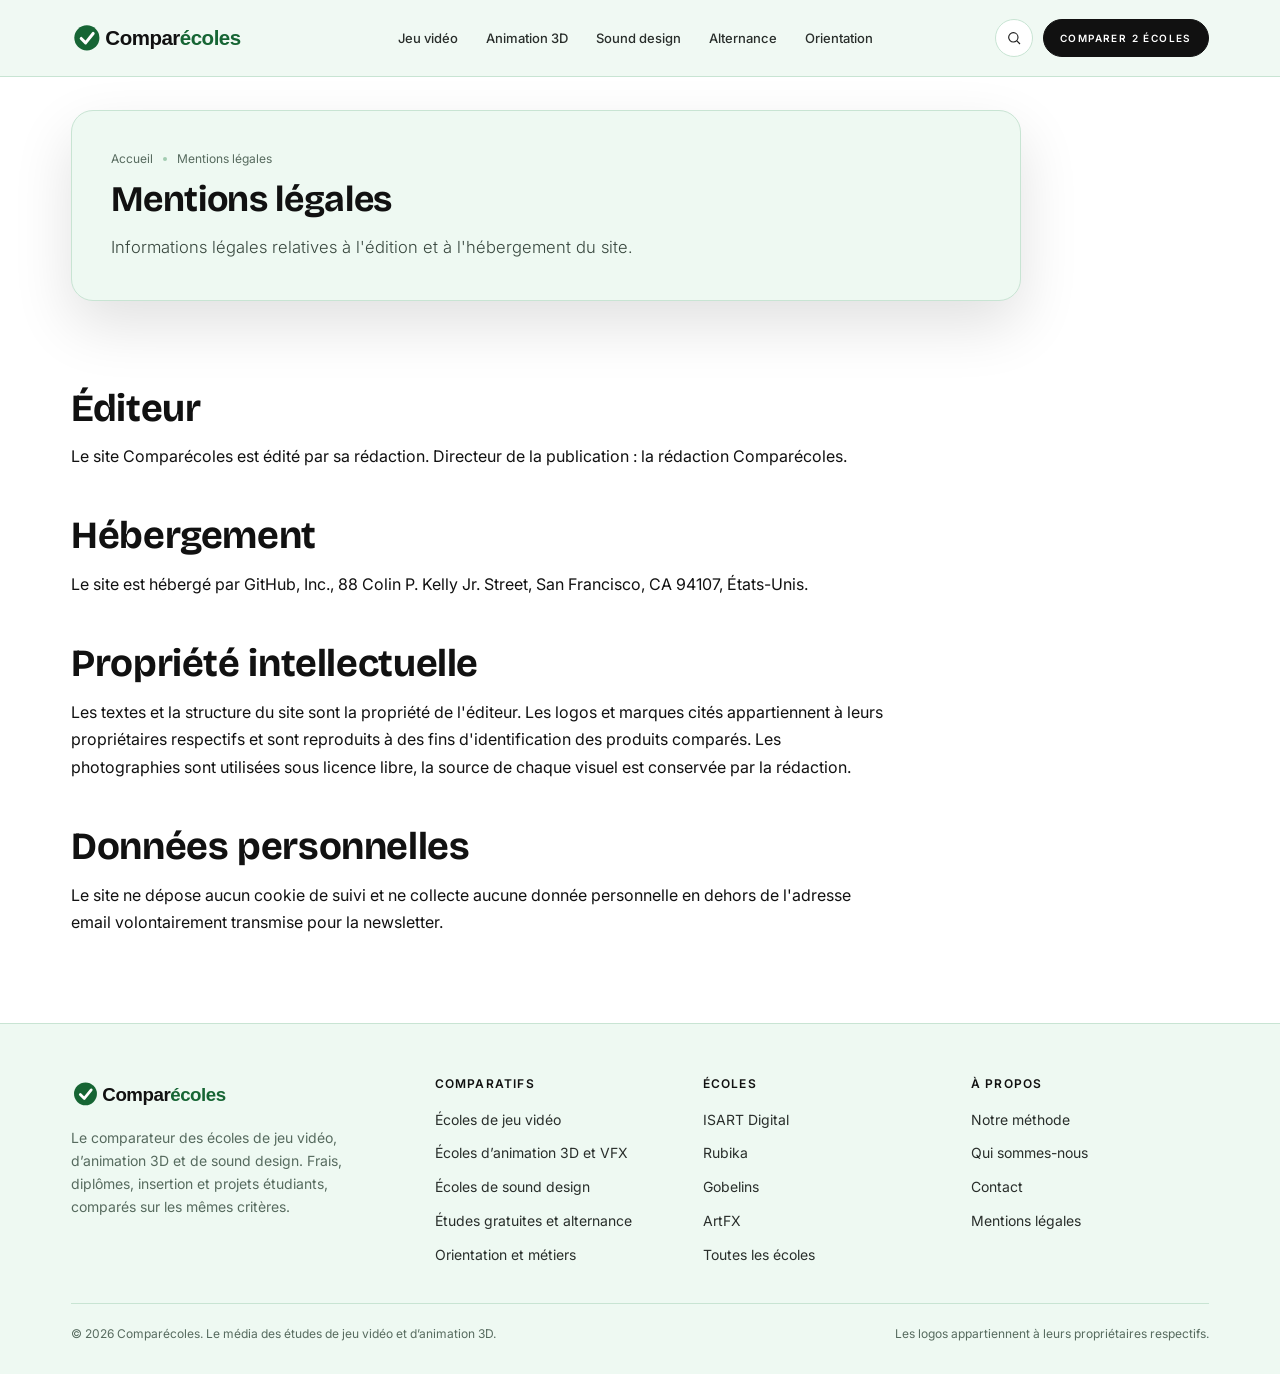
<file: mentions-legales/index.html>
<!doctype html>
<html lang="fr">
<head>
<meta charset="utf-8">
<meta name="viewport" content="width=device-width, initial-scale=1">
<title>Mentions légales, Comparécoles</title>
<meta name="description" content="Mentions légales du site Comparécoles.">
<link rel="canonical" href="https://analytics-ds.github.io/comparecoles/mentions-legales/">
<meta property="og:type" content="website">
<meta property="og:site_name" content="Comparécoles">
<meta property="og:title" content="Mentions légales, Comparécoles">
<meta property="og:description" content="Mentions légales du site Comparécoles.">
<meta property="og:url" content="https://analytics-ds.github.io/comparecoles/mentions-legales/">
<link rel="preconnect" href="https://fonts.googleapis.com">
<link rel="preconnect" href="https://fonts.gstatic.com" crossorigin>
<link href="https://fonts.googleapis.com/css2?family=Bricolage+Grotesque:wght@600;700;800&family=Inter:wght@300;400;500;600&display=swap" rel="stylesheet">
<link rel="icon" href="../assets/logo/favicon.svg" type="image/svg+xml">
<link rel="icon" type="image/png" sizes="32x32" href="../assets/logo/favicon-32.png">
<link rel="apple-touch-icon" href="../assets/logo/apple-touch-icon.png">
<meta name="theme-color" content="#166534">
<link rel="stylesheet" href="../assets/css/site.css?v=7">
<script type="application/ld+json">{"@context": "https://schema.org", "@type": "Organization", "name": "Comparécoles", "url": "https://analytics-ds.github.io/comparecoles/", "logo": "https://analytics-ds.github.io/comparecoles/assets/logo/logo.svg", "description": "Le comparateur des écoles de jeu vidéo, d’animation 3D et de sound design. Frais, diplômes, insertion et projets étudiants, comparés sur les mêmes critères."}</script>
<script type="application/ld+json">{"@context": "https://schema.org", "@type": "WebPage", "name": "Mentions légales, Comparécoles", "url": "https://analytics-ds.github.io/comparecoles/mentions-legales/", "inLanguage": "fr-FR"}</script>
</head>
<body>

<header class="scrolled">
  <div class="wrap nav">
    <a class="logo" href="../" aria-label="Comparécoles, accueil"><img class="l-light" src="../assets/logo/logo-light.svg" alt="Comparécoles" width="620" height="133"><img class="l-dark" src="../assets/logo/logo.svg" alt="" aria-hidden="true" width="620" height="133"></a>
    <ul class="menu">
      <li><a href="../jeu-video/">Jeu vidéo</a></li>
      <li><a href="../animation-3d/">Animation 3D</a></li>
      <li><a href="../sound-design/">Sound design</a></li>
      <li><a href="../alternance/">Alternance</a></li>
      <li><a href="../orientation/">Orientation</a></li>
    </ul>
    <div class="nav-actions">
      <a class="iconbtn" href="../#outil" aria-label="Rechercher"><svg viewBox="0 0 24 24"><circle cx="11" cy="11" r="7"/><path d="M16 16l5 5"/></svg></a>
      <a class="btn btn-dark" href="../#outil">Comparer 2 écoles</a>
      <button class="burger" aria-label="Menu"><svg width="22" height="14" viewBox="0 0 22 14" fill="none" stroke="#111" stroke-width="1.7"><path d="M0 1h22M0 7h22M0 13h22"/></svg></button>
    </div>
  </div>
</header>

<section class="art-head" style="padding-top:110px">
  <div class="wrap">
    <div class="art-card" style="margin-top:0">
      <nav class="crumbs" aria-label="Fil d'Ariane"><a href="../">Accueil</a><i></i><span>Mentions légales</span></nav>
      <h1>Mentions légales</h1>
      <p class="art-lead">Informations légales relatives à l'édition et à l'hébergement du site.</p>
    </div>
  </div>
</section>

<section class="art-body">
  <div class="wrap">
    <article class="prose" style="max-width:820px">
      <h2 id="editeur">Éditeur</h2><p>Le site Comparécoles est édité par sa rédaction. Directeur de la publication : la rédaction Comparécoles.</p><h2 id="hebergement">Hébergement</h2><p>Le site est hébergé par GitHub, Inc., 88 Colin P. Kelly Jr. Street, San Francisco, CA 94107, États-Unis.</p><h2 id="propriete-intellectuelle">Propriété intellectuelle</h2><p>Les textes et la structure du site sont la propriété de l'éditeur. Les logos et marques cités appartiennent à leurs propriétaires respectifs et sont reproduits à des fins d'identification des produits comparés. Les photographies sont utilisées sous licence libre, la source de chaque visuel est conservée par la rédaction.</p><h2 id="donnees-personnelles">Données personnelles</h2><p>Le site ne dépose aucun cookie de suivi et ne collecte aucune donnée personnelle en dehors de l'adresse email volontairement transmise pour la newsletter.</p>
    </article>
  </div>
</section>

<footer>
  <div class="wrap">
    <div class="foot-grid">
      <div class="foot-brand"><a class="logo" href="../" aria-label="Comparécoles, accueil"><img src="../assets/logo/logo.svg" alt="Comparécoles" width="620" height="133" loading="lazy"></a><p>Le comparateur des écoles de jeu vidéo, d’animation 3D et de sound design. Frais, diplômes, insertion et projets étudiants, comparés sur les mêmes critères.</p></div>
      <div><h4>Comparatifs</h4><ul><li><a href="../jeu-video/">Écoles de jeu vidéo</a></li><li><a href="../animation-3d/">Écoles d’animation 3D et VFX</a></li><li><a href="../sound-design/">Écoles de sound design</a></li><li><a href="../alternance/">Études gratuites et alternance</a></li><li><a href="../orientation/">Orientation et métiers</a></li></ul></div>
      <div><h4>Écoles</h4><ul><li><a href="jeu-video/">ISART Digital</a></li><li><a href="jeu-video/">Rubika</a></li><li><a href="animation-3d/">Gobelins</a></li><li><a href="animation-3d/">ArtFX</a></li><li><a href="../#marques">Toutes les écoles</a></li></ul></div>
      <div><h4>À propos</h4><ul><li><a href="../#methode">Notre méthode</a></li><li><a href="../a-propos/">Qui sommes-nous</a></li><li><a href="../a-propos/#contact">Contact</a></li><li><a href="../mentions-legales/">Mentions légales</a></li></ul></div>
    </div>
    <div class="foot-bottom"><span>© 2026 Comparécoles. Le média des études de jeu vidéo et d’animation 3D.</span><span>Les logos appartiennent à leurs propriétaires respectifs.</span></div>
  </div>
</footer>

<script src="../assets/js/site.js?v=7"></script>
</body>
</html>
</file>
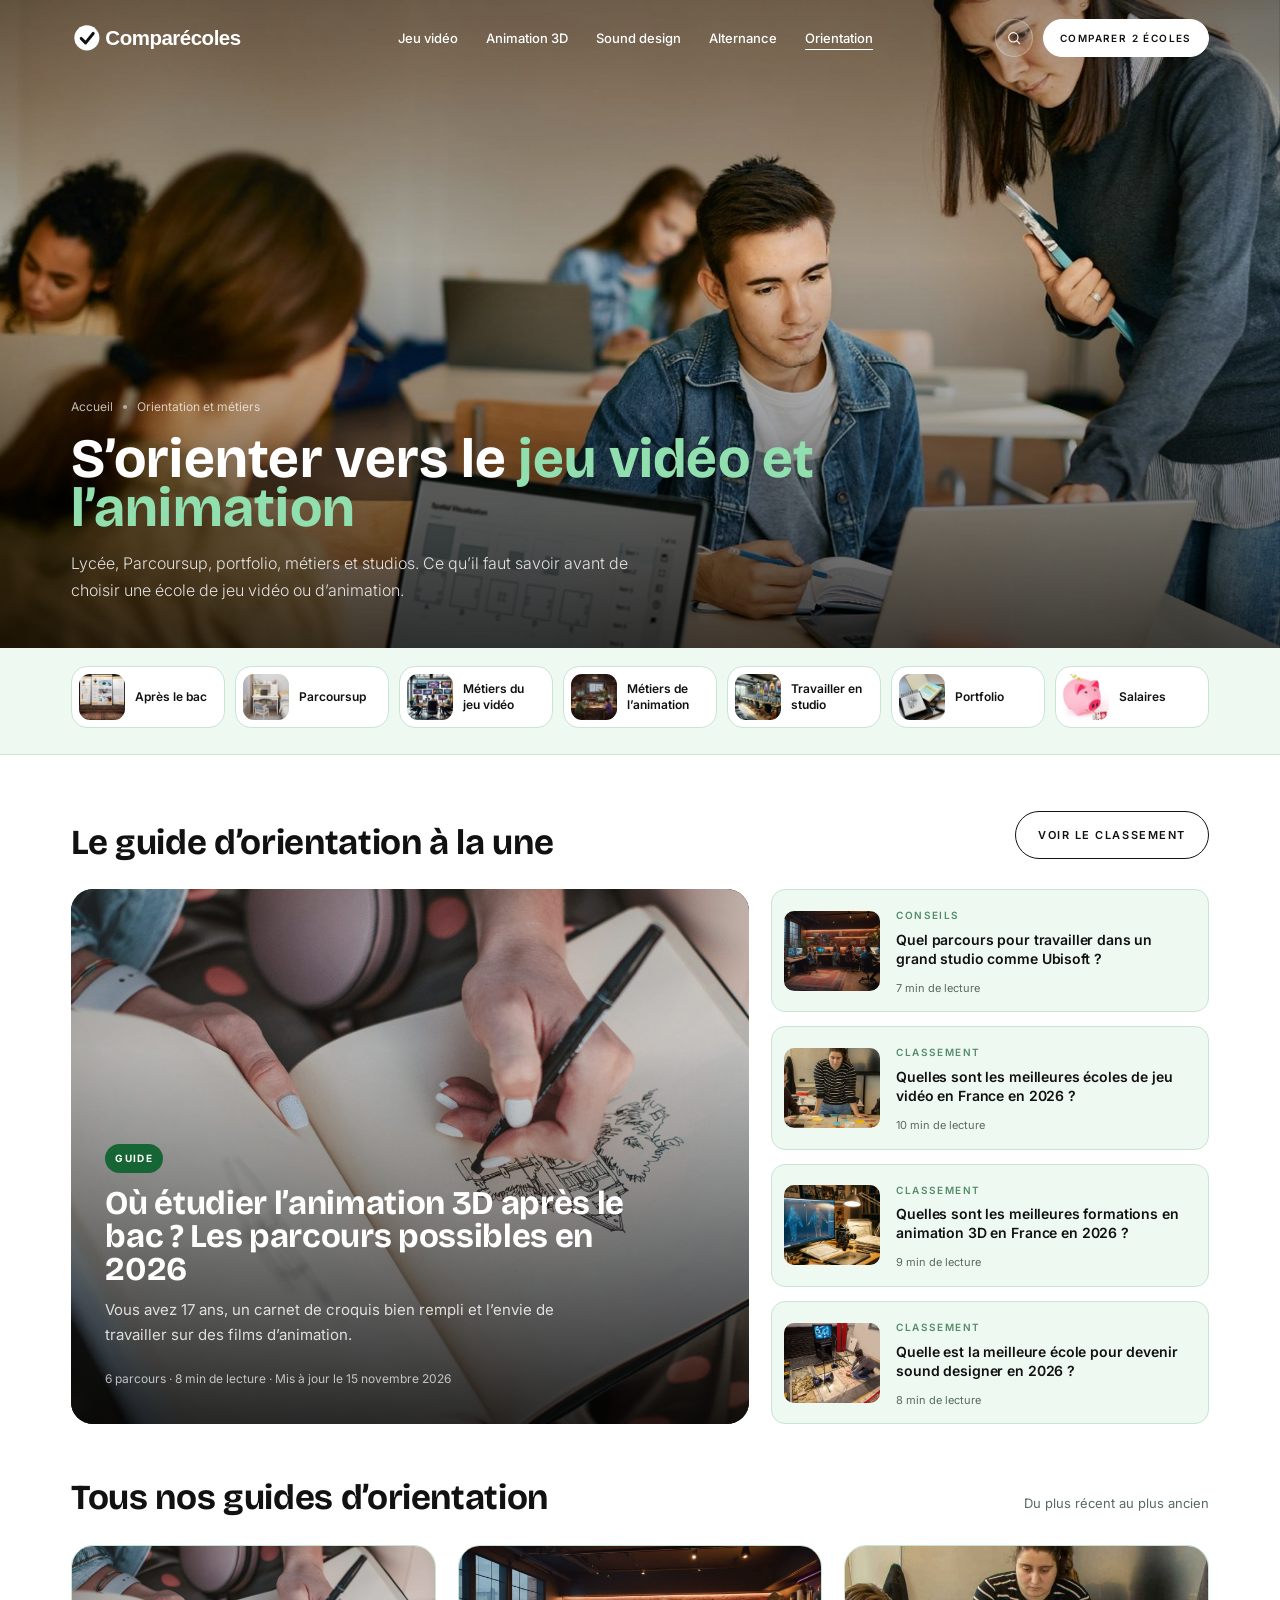
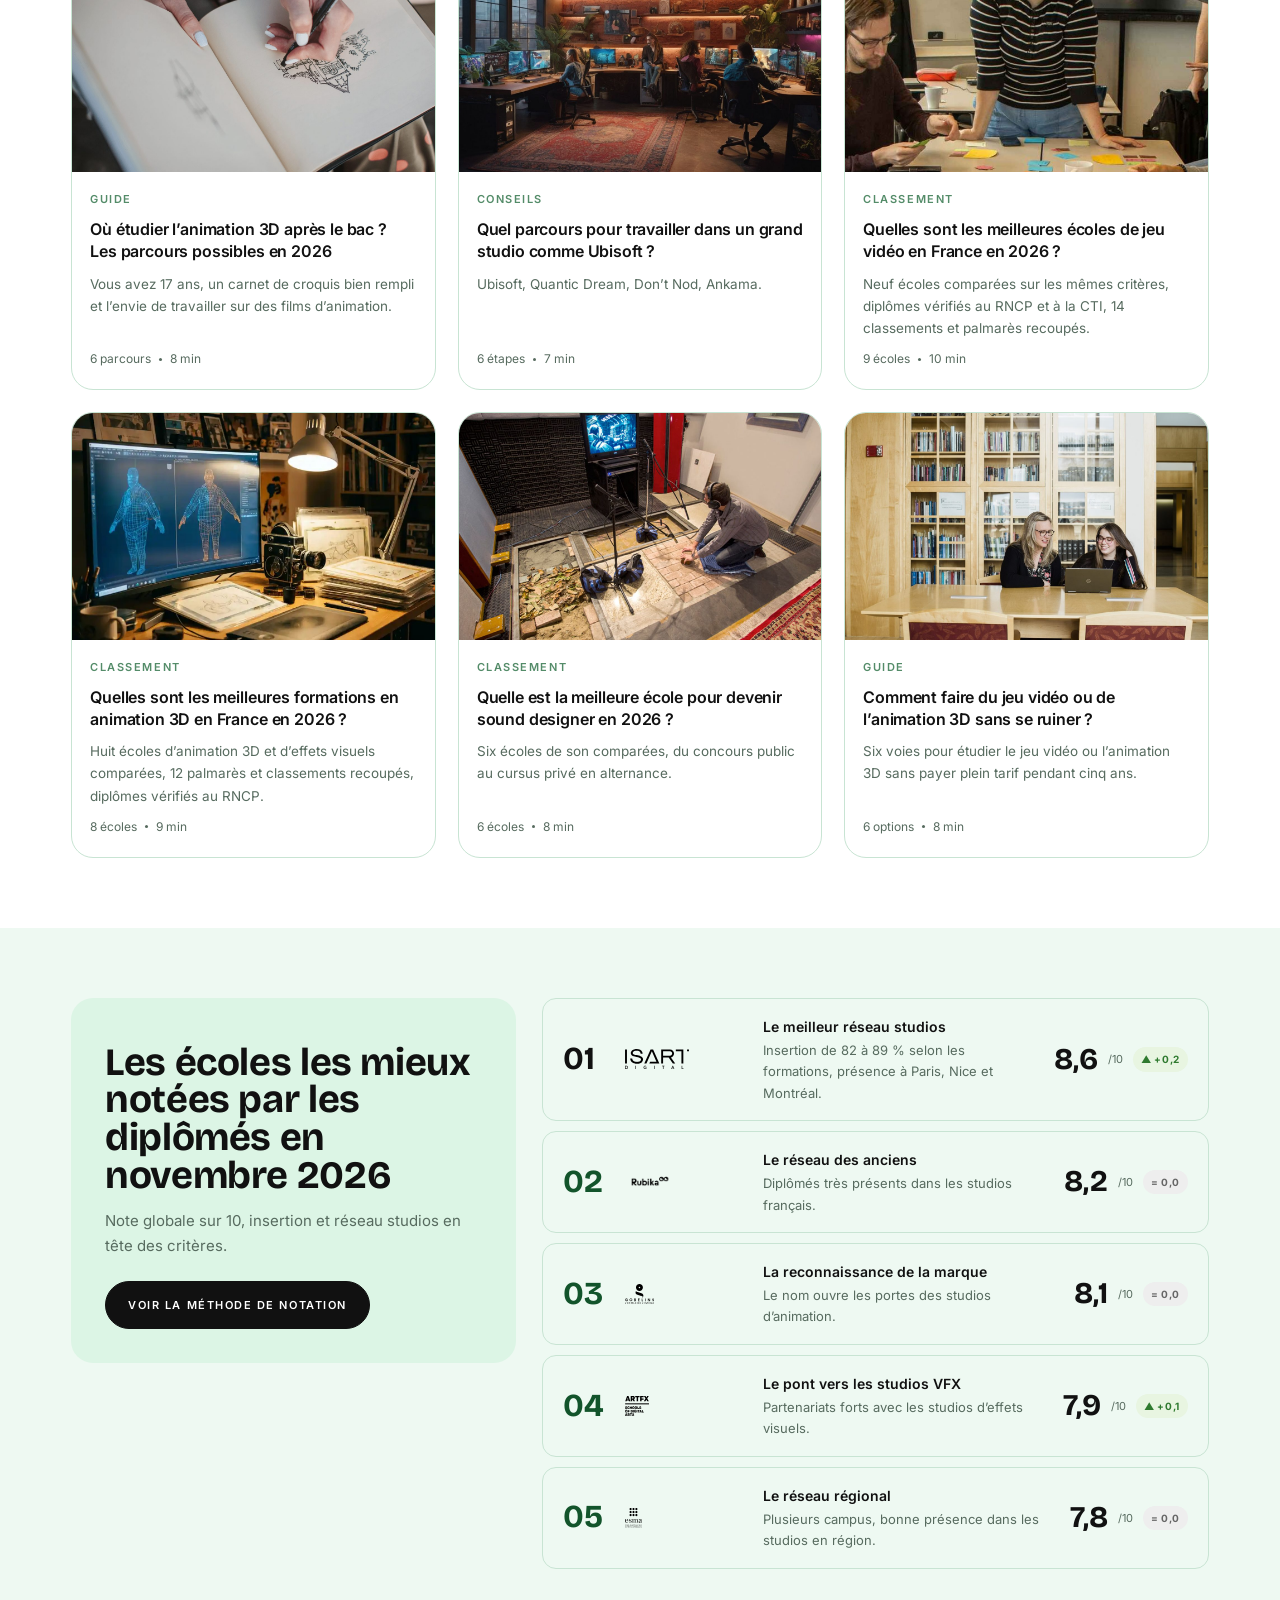
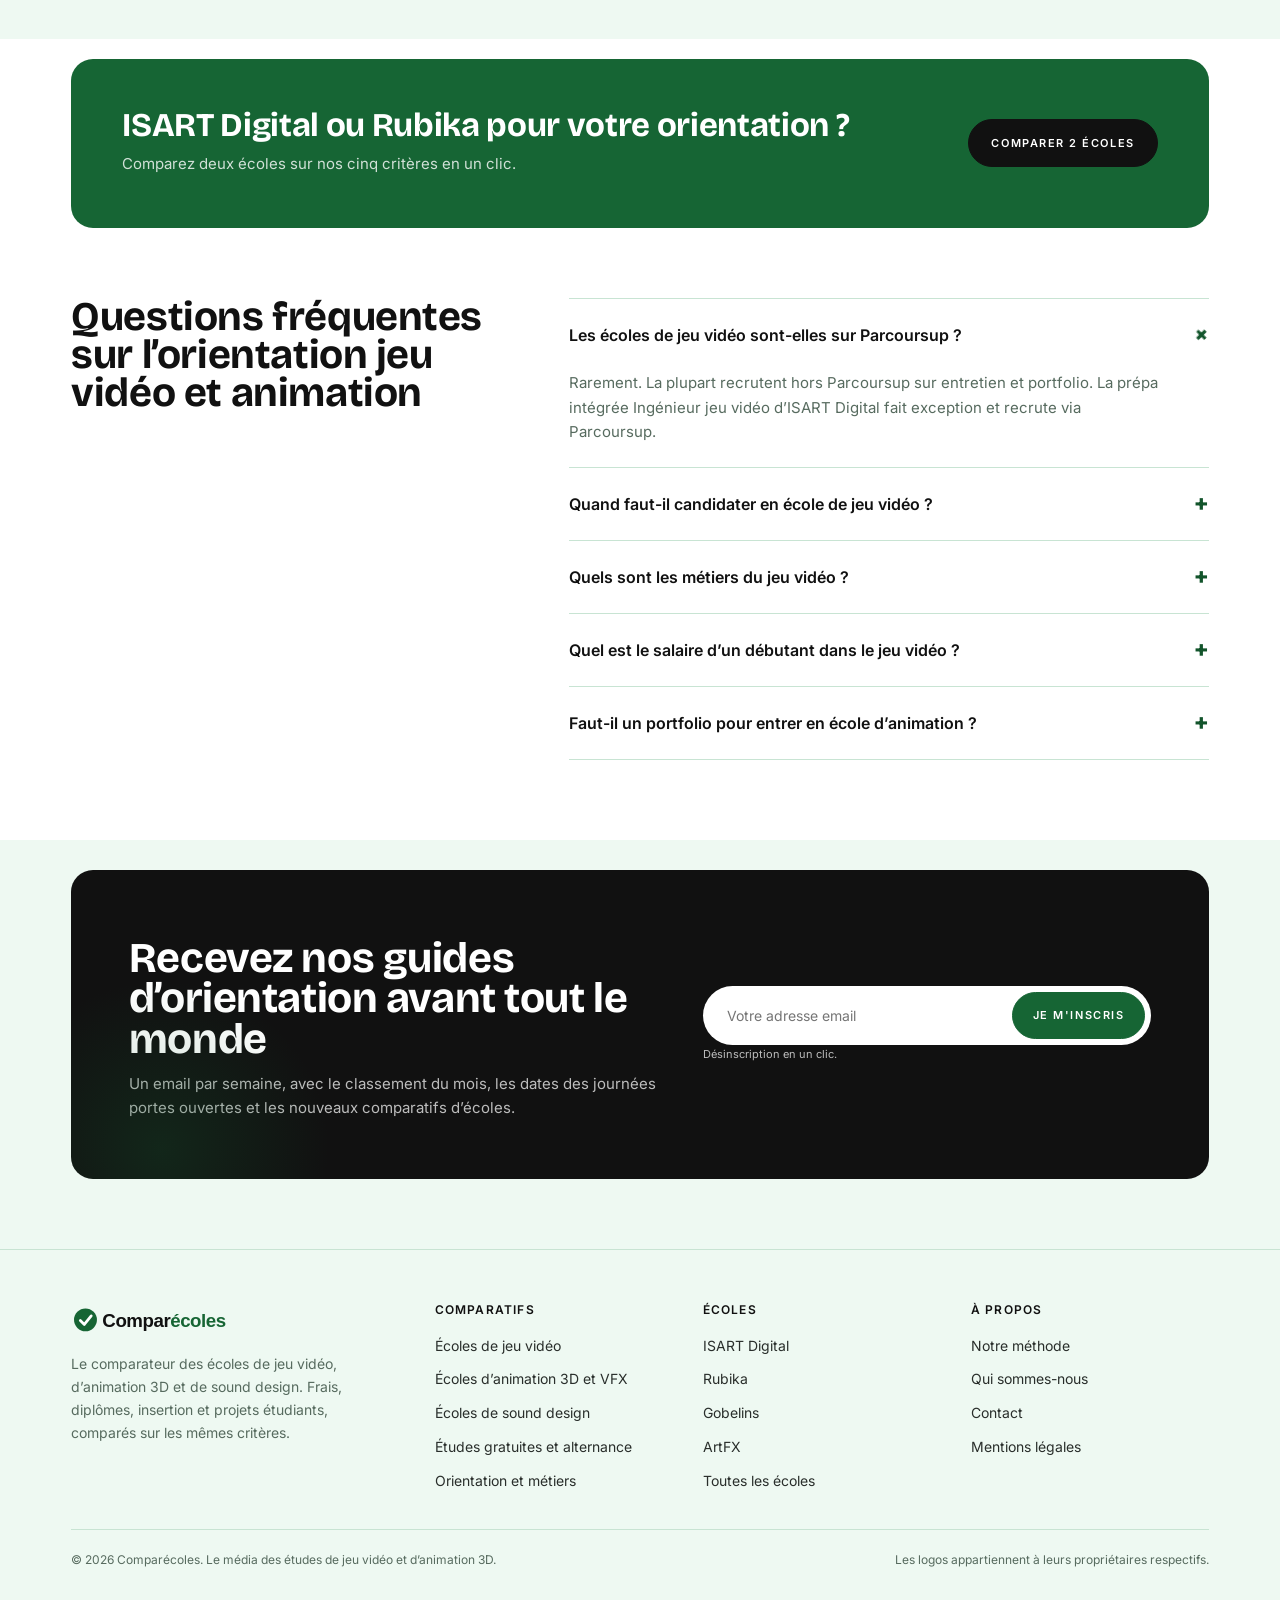
<file: orientation/index.html>
<!doctype html>
<html lang="fr">
<head>
<meta charset="utf-8">
<meta name="viewport" content="width=device-width, initial-scale=1">
<title>Comment s’orienter vers le jeu vidéo ou l’animation 3D après le bac ?</title>
<meta name="description" content="Après le bac, Parcoursup, admissions hors Parcoursup, métiers et parcours pour travailler en studio. Nos guides d’orientation jeu vidéo et animation 3D en 2026.">
<link rel="canonical" href="https://analytics-ds.github.io/comparecoles/orientation/">
<meta property="og:type" content="website">
<meta property="og:site_name" content="Comparécoles">
<meta property="og:title" content="Comment s’orienter vers le jeu vidéo ou l’animation 3D après le bac ?">
<meta property="og:description" content="Après le bac, Parcoursup, admissions hors Parcoursup, métiers et parcours pour travailler en studio. Nos guides d’orientation jeu vidéo et animation 3D en 2026.">
<meta property="og:url" content="https://analytics-ds.github.io/comparecoles/orientation/">
<meta property="og:image" content="https://analytics-ds.github.io/comparecoles/assets/img/cat-orientation-hero.jpg">
<link rel="preconnect" href="https://fonts.googleapis.com">
<link rel="preconnect" href="https://fonts.gstatic.com" crossorigin>
<link href="https://fonts.googleapis.com/css2?family=Bricolage+Grotesque:wght@600;700;800&family=Inter:wght@300;400;500;600&display=swap" rel="stylesheet">
<link rel="icon" href="../assets/logo/favicon.svg" type="image/svg+xml">
<link rel="icon" type="image/png" sizes="32x32" href="../assets/logo/favicon-32.png">
<link rel="apple-touch-icon" href="../assets/logo/apple-touch-icon.png">
<meta name="theme-color" content="#166534">
<link rel="stylesheet" href="../assets/css/site.css?v=7">
<script type="application/ld+json">{"@context": "https://schema.org", "@type": "CollectionPage", "name": "Comment s’orienter vers le jeu vidéo ou l’animation 3D après le bac ?", "description": "Après le bac, Parcoursup, admissions hors Parcoursup, métiers et parcours pour travailler en studio. Nos guides d’orientation jeu vidéo et animation 3D en 2026.", "url": "https://analytics-ds.github.io/comparecoles/orientation/", "inLanguage": "fr-FR", "isPartOf": {"@type": "WebSite", "name": "Comparécoles", "url": "https://analytics-ds.github.io/comparecoles/"}, "hasPart": [{"@type": "Article", "headline": "Où étudier l’animation 3D après le bac ? Les parcours possibles en 2026", "url": "https://analytics-ds.github.io/comparecoles/orientation/animation-3d-apres-bac/"}, {"@type": "Article", "headline": "Quel parcours pour travailler dans un grand studio comme Ubisoft ?", "url": "https://analytics-ds.github.io/comparecoles/orientation/travailler-studio-jeu-video/"}]}</script>
<script type="application/ld+json">{"@context": "https://schema.org", "@type": "FAQPage", "mainEntity": [{"@type": "Question", "name": "Les écoles de jeu vidéo sont-elles sur Parcoursup ?", "acceptedAnswer": {"@type": "Answer", "text": "Rarement. La plupart recrutent hors Parcoursup sur entretien et portfolio. La prépa intégrée Ingénieur jeu vidéo d’ISART Digital fait exception et recrute via Parcoursup."}}, {"@type": "Question", "name": "Quand faut-il candidater en école de jeu vidéo ?", "acceptedAnswer": {"@type": "Answer", "text": "Dès l’automne de la terminale. Les sessions d’admission commencent souvent en novembre et les places partent vite dans les écoles les mieux classées."}}, {"@type": "Question", "name": "Quels sont les métiers du jeu vidéo ?", "acceptedAnswer": {"@type": "Answer", "text": "Game designer, level designer, game artist, animateur, programmeur gameplay, sound designer, producer, data analyst. Chaque métier a sa formation, d’où l’intérêt d’une école qui couvre toute la chaîne."}}, {"@type": "Question", "name": "Quel est le salaire d’un débutant dans le jeu vidéo ?", "acceptedAnswer": {"@type": "Answer", "text": "Selon les métiers, de 26 000 à 38 000 € bruts par an en France pour un premier poste, la programmation étant la mieux payée."}}, {"@type": "Question", "name": "Faut-il un portfolio pour entrer en école d’animation ?", "acceptedAnswer": {"@type": "Answer", "text": "Oui, c’est le cœur de la sélection. Il montre du dessin d’observation, des recherches de personnages et, si possible, de premiers essais en 3D."}}]}</script>
<script type="application/ld+json">{"@context": "https://schema.org", "@type": "ItemList", "name": "Les écoles les mieux notées par les diplômés en novembre 2026", "itemListOrder": "https://schema.org/ItemListOrderDescending", "numberOfItems": 5, "itemListElement": [{"@type": "ListItem", "position": 1, "name": "ISART Digital", "description": "Note 8,6/10. Le meilleur réseau studios. Insertion de 82 à 89 % selon les formations, présence à Paris, Nice et Montréal."}, {"@type": "ListItem", "position": 2, "name": "Rubika", "description": "Note 8,2/10. Le réseau des anciens. Diplômés très présents dans les studios français."}, {"@type": "ListItem", "position": 3, "name": "Gobelins", "description": "Note 8,1/10. La reconnaissance de la marque. Le nom ouvre les portes des studios d’animation."}, {"@type": "ListItem", "position": 4, "name": "ArtFX", "description": "Note 7,9/10. Le pont vers les studios VFX. Partenariats forts avec les studios d’effets visuels."}, {"@type": "ListItem", "position": 5, "name": "ESMA", "description": "Note 7,8/10. Le réseau régional. Plusieurs campus, bonne présence dans les studios en région."}]}</script>
<script type="application/ld+json">{"@context": "https://schema.org", "@type": "BreadcrumbList", "itemListElement": [{"@type": "ListItem", "position": 1, "name": "Accueil", "item": "https://analytics-ds.github.io/comparecoles/"}, {"@type": "ListItem", "position": 2, "name": "Orientation et métiers", "item": "https://analytics-ds.github.io/comparecoles/orientation/"}]}</script>
</head>
<body>

<header>
  <div class="wrap nav">
    <a class="logo" href="../" aria-label="Comparécoles, accueil"><img class="l-light" src="../assets/logo/logo-light.svg" alt="Comparécoles" width="620" height="133"><img class="l-dark" src="../assets/logo/logo.svg" alt="" aria-hidden="true" width="620" height="133"></a>
    <ul class="menu">
      <li><a href="../jeu-video/">Jeu vidéo</a></li>
      <li><a href="../animation-3d/">Animation 3D</a></li>
      <li><a href="../sound-design/">Sound design</a></li>
      <li><a href="../alternance/">Alternance</a></li>
      <li><a href="../orientation/" style="text-decoration:underline;text-underline-offset:6px">Orientation</a></li>
    </ul>
    <div class="nav-actions">
      <a class="iconbtn" href="../#outil" aria-label="Rechercher"><svg viewBox="0 0 24 24"><circle cx="11" cy="11" r="7"/><path d="M16 16l5 5"/></svg></a>
      <a class="btn btn-dark" href="../#outil">Comparer 2 écoles</a>
      <button class="burger" aria-label="Menu"><svg width="22" height="14" viewBox="0 0 22 14" fill="none" stroke="#111" stroke-width="1.7"><path d="M0 1h22M0 7h22M0 13h22"/></svg></button>
    </div>
  </div>
</header>

<section class="hero cat-hero">
  <img class="hero-bg" src="../assets/img/cat-orientation-hero.jpg" alt="Lycéenne qui consulte des formations sur son ordinateur" width="2000" height="900" fetchpriority="high">
  <div class="wrap hero-inner">
    <nav class="crumbs" aria-label="Fil d'Ariane"><a href="../">Accueil</a><i></i><span>Orientation et métiers</span></nav>
    <h1>S’orienter vers le <em>jeu vidéo et l’animation</em></h1>
    <p>Lycée, Parcoursup, portfolio, métiers et studios. Ce qu’il faut savoir avant de choisir une école de jeu vidéo ou d’animation.</p>
  </div>
</section>

<nav class="subnav" aria-label="Sous-catégories">
  <div class="wrap subcards">
    <a class="subcard" href="#articles"><img src="../assets/img/sub-bac.jpg" alt="" width="56" height="56" loading="lazy"><span>Après le bac</span><i><svg viewBox="0 0 24 24"><path d="M5 12h14M13 6l6 6-6 6"/></svg></i></a>
    <a class="subcard" href="#articles"><img src="../assets/img/sub-parcoursup.jpg" alt="" width="56" height="56" loading="lazy"><span>Parcoursup</span><i><svg viewBox="0 0 24 24"><path d="M5 12h14M13 6l6 6-6 6"/></svg></i></a>
    <a class="subcard" href="#articles"><img src="../assets/img/sub-metiersjv.jpg" alt="" width="56" height="56" loading="lazy"><span>Métiers du jeu vidéo</span><i><svg viewBox="0 0 24 24"><path d="M5 12h14M13 6l6 6-6 6"/></svg></i></a>
    <a class="subcard" href="#articles"><img src="../assets/img/sub-metiersanim.jpg" alt="" width="56" height="56" loading="lazy"><span>Métiers de l’animation</span><i><svg viewBox="0 0 24 24"><path d="M5 12h14M13 6l6 6-6 6"/></svg></i></a>
    <a class="subcard" href="#articles"><img src="../assets/img/sub-studio.jpg" alt="" width="56" height="56" loading="lazy"><span>Travailler en studio</span><i><svg viewBox="0 0 24 24"><path d="M5 12h14M13 6l6 6-6 6"/></svg></i></a>
    <a class="subcard" href="#articles"><img src="../assets/img/sub-portfolio.jpg" alt="" width="56" height="56" loading="lazy"><span>Portfolio</span><i><svg viewBox="0 0 24 24"><path d="M5 12h14M13 6l6 6-6 6"/></svg></i></a>
    <a class="subcard" href="#articles"><img src="../assets/img/sub-salaire.jpg" alt="" width="56" height="56" loading="lazy"><span>Salaires</span><i><svg viewBox="0 0 24 24"><path d="M5 12h14M13 6l6 6-6 6"/></svg></i></a>
  </div>
</nav>

<section class="cat-featured" id="articles">
  <div class="wrap">
    <div class="section-head">
      <h2>Le guide d’orientation à la une</h2>
      <a class="btn btn-ghost" href="#classement">Voir le classement</a>
    </div>
    <div class="feat-grid">
      <a class="feat-main" href="../orientation/animation-3d-apres-bac/">
        <img src="../assets/img/art-5.jpg" alt="Lycéen qui dessine dans un carnet de croquis" width="800" height="560">
        <div class="feat-body">
          <span class="tag">Guide</span>
          <h2>Où étudier l’animation 3D après le bac ? Les parcours possibles en 2026</h2>
          <p>Vous avez 17 ans, un carnet de croquis bien rempli et l’envie de travailler sur des films d’animation.</p>
          <span class="feat-meta">6 parcours · 8 min de lecture · Mis à jour le 15 novembre 2026</span>
        </div>
      </a>
      <div class="feat-side">
        <a class="side-item" href="../orientation/travailler-studio-jeu-video/"><img src="../assets/img/art-6.jpg" alt="" width="96" height="80"><div><span class="eyebrow">Conseils</span><h3>Quel parcours pour travailler dans un grand studio comme Ubisoft ?</h3><small>7 min de lecture</small></div></a>
        <a class="side-item" href="../jeu-video/meilleures-ecoles-jeu-video/"><img src="../assets/img/art-1.jpg" alt="" width="96" height="80"><div><span class="eyebrow">Classement</span><h3>Quelles sont les meilleures écoles de jeu vidéo en France en 2026 ?</h3><small>10 min de lecture</small></div></a>
        <a class="side-item" href="../animation-3d/meilleures-ecoles-animation-3d/"><img src="../assets/img/art-2.jpg" alt="" width="96" height="80"><div><span class="eyebrow">Classement</span><h3>Quelles sont les meilleures formations en animation 3D en France en 2026 ?</h3><small>9 min de lecture</small></div></a>
        <a class="side-item" href="../sound-design/meilleure-ecole-sound-design/"><img src="../assets/img/art-3.jpg" alt="" width="96" height="80"><div><span class="eyebrow">Classement</span><h3>Quelle est la meilleure école pour devenir sound designer en 2026 ?</h3><small>8 min de lecture</small></div></a>
      </div>
    </div>
  </div>
</section>

<section class="cat-grid">
  <div class="wrap">
    <div class="section-head">
      <h2>Tous nos guides d’orientation</h2>
      <span style="font-size:13px;color:var(--muted)">Du plus récent au plus ancien</span>
    </div>
    <div class="grid3">
      <a class="post big" href="../orientation/animation-3d-apres-bac/"><img src="../assets/img/art-5.jpg" alt="" width="800" height="560"><div class="post-body"><span class="eyebrow">Guide</span><h3>Où étudier l’animation 3D après le bac ? Les parcours possibles en 2026</h3><p class="excerpt">Vous avez 17 ans, un carnet de croquis bien rempli et l’envie de travailler sur des films d’animation.</p><span class="meta">6 parcours <i></i> 8 min</span></div></a>
      <a class="post big" href="../orientation/travailler-studio-jeu-video/"><img src="../assets/img/art-6.jpg" alt="" width="800" height="560"><div class="post-body"><span class="eyebrow">Conseils</span><h3>Quel parcours pour travailler dans un grand studio comme Ubisoft ?</h3><p class="excerpt">Ubisoft, Quantic Dream, Don’t Nod, Ankama.</p><span class="meta">6 étapes <i></i> 7 min</span></div></a>
      <a class="post big" href="../jeu-video/meilleures-ecoles-jeu-video/"><img src="../assets/img/art-1.jpg" alt="" width="800" height="560"><div class="post-body"><span class="eyebrow">Classement</span><h3>Quelles sont les meilleures écoles de jeu vidéo en France en 2026 ?</h3><p class="excerpt">Neuf écoles comparées sur les mêmes critères, diplômes vérifiés au RNCP et à la CTI, 14 classements et palmarès recoupés.</p><span class="meta">9 écoles <i></i> 10 min</span></div></a>
      <a class="post big" href="../animation-3d/meilleures-ecoles-animation-3d/"><img src="../assets/img/art-2.jpg" alt="" width="800" height="560"><div class="post-body"><span class="eyebrow">Classement</span><h3>Quelles sont les meilleures formations en animation 3D en France en 2026 ?</h3><p class="excerpt">Huit écoles d’animation 3D et d’effets visuels comparées, 12 palmarès et classements recoupés, diplômes vérifiés au RNCP.</p><span class="meta">8 écoles <i></i> 9 min</span></div></a>
      <a class="post big" href="../sound-design/meilleure-ecole-sound-design/"><img src="../assets/img/art-3.jpg" alt="" width="800" height="560"><div class="post-body"><span class="eyebrow">Classement</span><h3>Quelle est la meilleure école pour devenir sound designer en 2026 ?</h3><p class="excerpt">Six écoles de son comparées, du concours public au cursus privé en alternance.</p><span class="meta">6 écoles <i></i> 8 min</span></div></a>
      <a class="post big" href="../alternance/etudes-gratuites-alternance/"><img src="../assets/img/art-4.jpg" alt="" width="800" height="560"><div class="post-body"><span class="eyebrow">Guide</span><h3>Comment faire du jeu vidéo ou de l’animation 3D sans se ruiner ?</h3><p class="excerpt">Six voies pour étudier le jeu vidéo ou l’animation 3D sans payer plein tarif pendant cinq ans.</p><span class="meta">6 options <i></i> 8 min</span></div></a>
    </div>
  </div>
</section>

<section class="cat-rank" id="classement">
  <div class="wrap rank-grid">
    <div class="rank-intro">
      <h2>Les écoles les mieux notées par les diplômés en novembre 2026</h2>
      <p>Note globale sur 10, insertion et réseau studios en tête des critères.</p>
      <a class="btn btn-dark" href="../#methode">Voir la méthode de notation</a>
    </div>
    <div class="rank-list">
      <div class="rank-row"><span class="pos first">01</span><img src="../assets/logos/isart.svg" alt="ISART Digital"><div class="why"><b>Le meilleur réseau studios</b>Insertion de 82 à 89 % selon les formations, présence à Paris, Nice et Montréal.</div><div class="score"><b>8,6</b><small>/10</small><span class="chip">▲ +0,2</span></div></div>
      <div class="rank-row"><span class="pos">02</span><img src="../assets/logos/rubika.png" alt="Rubika"><div class="why"><b>Le réseau des anciens</b>Diplômés très présents dans les studios français.</div><div class="score"><b>8,2</b><small>/10</small><span class="chip flat">= 0,0</span></div></div>
      <div class="rank-row"><span class="pos">03</span><img src="../assets/logos/gobelins.svg" alt="Gobelins"><div class="why"><b>La reconnaissance de la marque</b>Le nom ouvre les portes des studios d’animation.</div><div class="score"><b>8,1</b><small>/10</small><span class="chip flat">= 0,0</span></div></div>
      <div class="rank-row"><span class="pos">04</span><img src="../assets/logos/artfx.svg" alt="ArtFX"><div class="why"><b>Le pont vers les studios VFX</b>Partenariats forts avec les studios d’effets visuels.</div><div class="score"><b>7,9</b><small>/10</small><span class="chip">▲ +0,1</span></div></div>
      <div class="rank-row"><span class="pos">05</span><img src="../assets/logos/esma.svg" alt="ESMA"><div class="why"><b>Le réseau régional</b>Plusieurs campus, bonne présence dans les studios en région.</div><div class="score"><b>7,8</b><small>/10</small><span class="chip flat">= 0,0</span></div></div>
    </div>
  </div>
</section>

<section class="cta-band">
  <div class="wrap">
    <div class="cta-card">
      <div><h2>ISART Digital ou Rubika pour votre orientation ?</h2><p>Comparez deux écoles sur nos cinq critères en un clic.</p></div>
      <a class="btn btn-dark" href="../#outil">Comparer 2 écoles</a>
    </div>
  </div>
</section>

<section class="faq">
  <div class="wrap faq-head">
    <h2>Questions fréquentes sur l’orientation jeu vidéo et animation</h2>
    <div>
      <details open><summary>Les écoles de jeu vidéo sont-elles sur Parcoursup ?</summary><p>Rarement. La plupart recrutent hors Parcoursup sur entretien et portfolio. La prépa intégrée Ingénieur jeu vidéo d’ISART Digital fait exception et recrute via Parcoursup.</p></details>
      <details><summary>Quand faut-il candidater en école de jeu vidéo ?</summary><p>Dès l’automne de la terminale. Les sessions d’admission commencent souvent en novembre et les places partent vite dans les écoles les mieux classées.</p></details>
      <details><summary>Quels sont les métiers du jeu vidéo ?</summary><p>Game designer, level designer, game artist, animateur, programmeur gameplay, sound designer, producer, data analyst. Chaque métier a sa formation, d’où l’intérêt d’une école qui couvre toute la chaîne.</p></details>
      <details><summary>Quel est le salaire d’un débutant dans le jeu vidéo ?</summary><p>Selon les métiers, de 26 000 à 38 000 € bruts par an en France pour un premier poste, la programmation étant la mieux payée.</p></details>
      <details><summary>Faut-il un portfolio pour entrer en école d’animation ?</summary><p>Oui, c’est le cœur de la sélection. Il montre du dessin d’observation, des recherches de personnages et, si possible, de premiers essais en 3D.</p></details>
    </div>
  </div>
</section>

<section class="news" id="newsletter">
  <div class="wrap">
    <div class="news-card">
      <div>
        <h2>Recevez nos guides d’orientation avant tout le monde</h2>
        <p>Un email par semaine, avec le classement du mois, les dates des journées portes ouvertes et les nouveaux comparatifs d’écoles.</p>
      </div>
      <div>
        <form class="form" onsubmit="return false">
          <input type="email" placeholder="Votre adresse email" aria-label="Adresse email" required>
          <button class="btn btn-yellow" type="submit">Je m'inscris</button>
        </form>
        <p class="form-note">Désinscription en un clic.</p>
      </div>
    </div>
  </div>
</section>

<footer>
  <div class="wrap">
    <div class="foot-grid">
      <div class="foot-brand"><a class="logo" href="../" aria-label="Comparécoles, accueil"><img src="../assets/logo/logo.svg" alt="Comparécoles" width="620" height="133" loading="lazy"></a><p>Le comparateur des écoles de jeu vidéo, d’animation 3D et de sound design. Frais, diplômes, insertion et projets étudiants, comparés sur les mêmes critères.</p></div>
      <div><h4>Comparatifs</h4><ul><li><a href="../jeu-video/">Écoles de jeu vidéo</a></li><li><a href="../animation-3d/">Écoles d’animation 3D et VFX</a></li><li><a href="../sound-design/">Écoles de sound design</a></li><li><a href="../alternance/">Études gratuites et alternance</a></li><li><a href="../orientation/">Orientation et métiers</a></li></ul></div>
      <div><h4>Écoles</h4><ul><li><a href="jeu-video/">ISART Digital</a></li><li><a href="jeu-video/">Rubika</a></li><li><a href="animation-3d/">Gobelins</a></li><li><a href="animation-3d/">ArtFX</a></li><li><a href="../#marques">Toutes les écoles</a></li></ul></div>
      <div><h4>À propos</h4><ul><li><a href="../#methode">Notre méthode</a></li><li><a href="../a-propos/">Qui sommes-nous</a></li><li><a href="../a-propos/#contact">Contact</a></li><li><a href="../mentions-legales/">Mentions légales</a></li></ul></div>
    </div>
    <div class="foot-bottom"><span>© 2026 Comparécoles. Le média des études de jeu vidéo et d’animation 3D.</span><span>Les logos appartiennent à leurs propriétaires respectifs.</span></div>
  </div>
</footer>

<script src="../assets/js/site.js?v=7"></script>
</body>
</html>
</file>
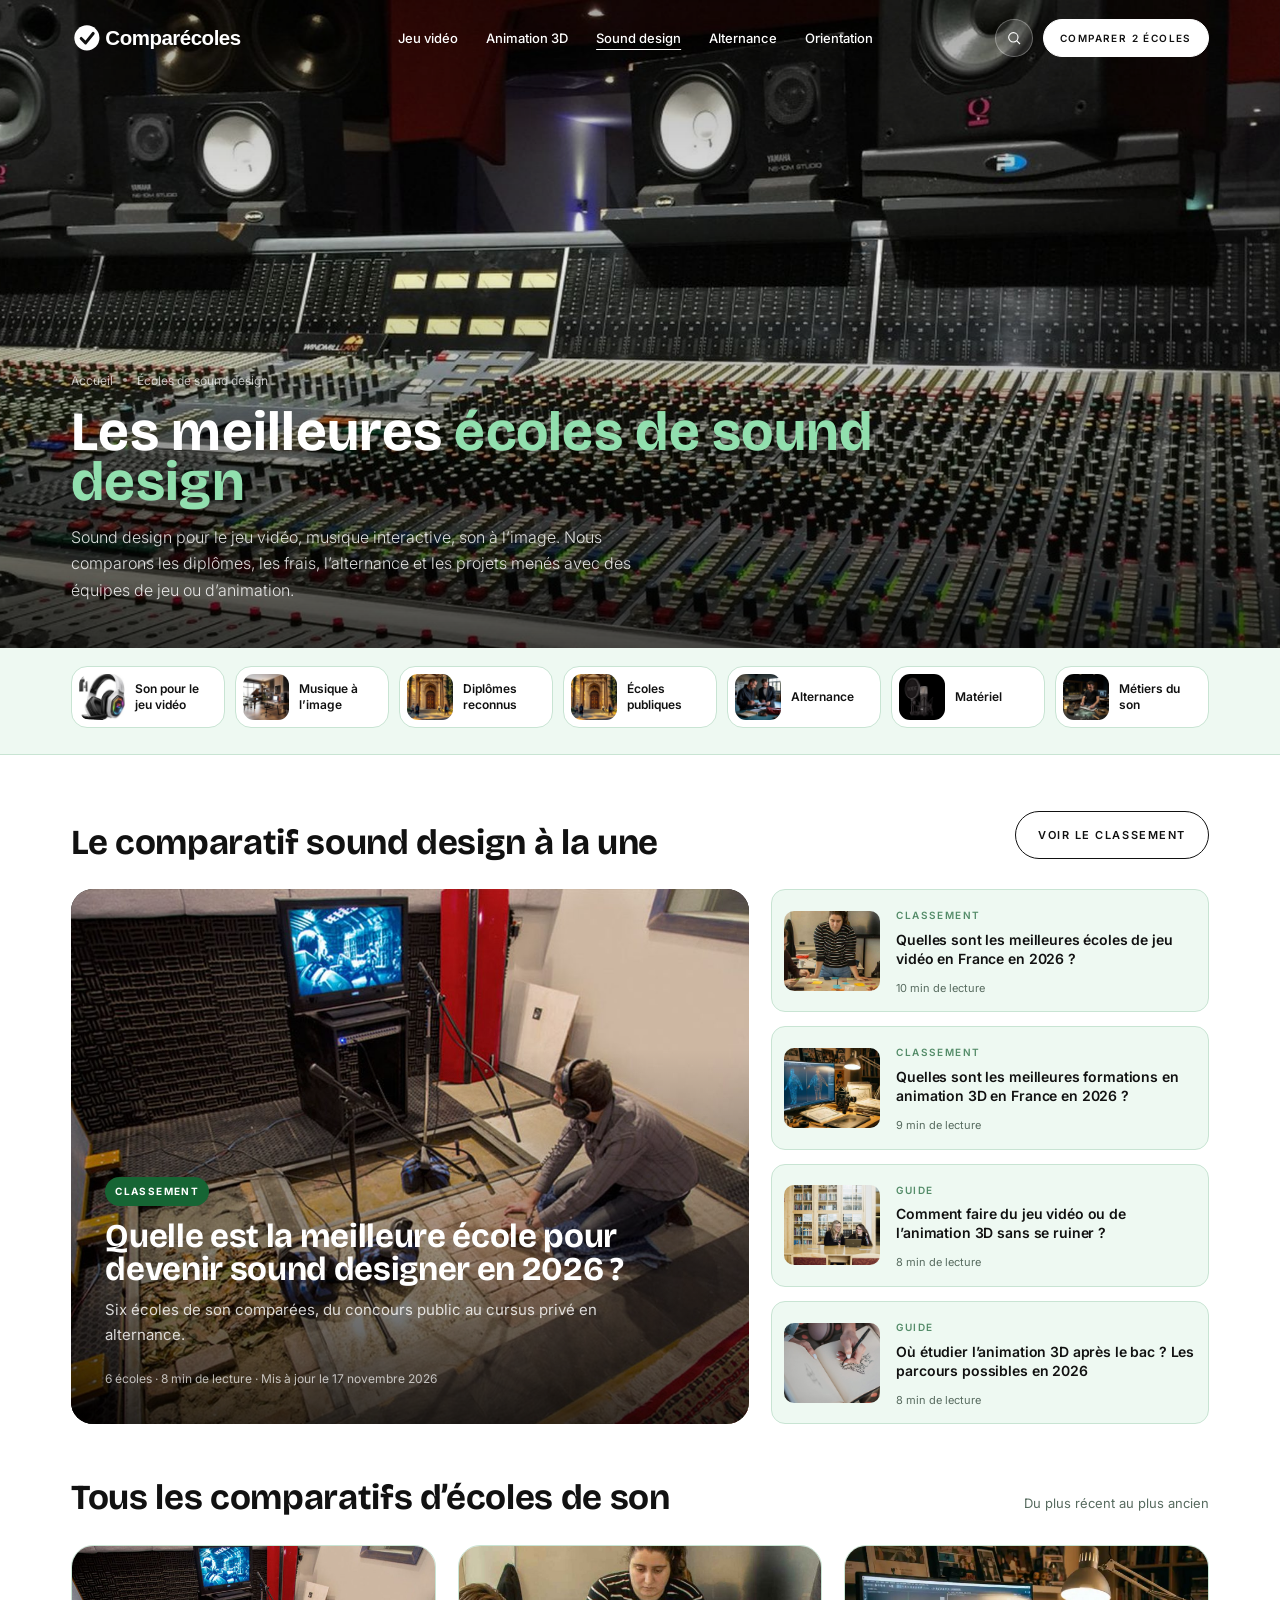
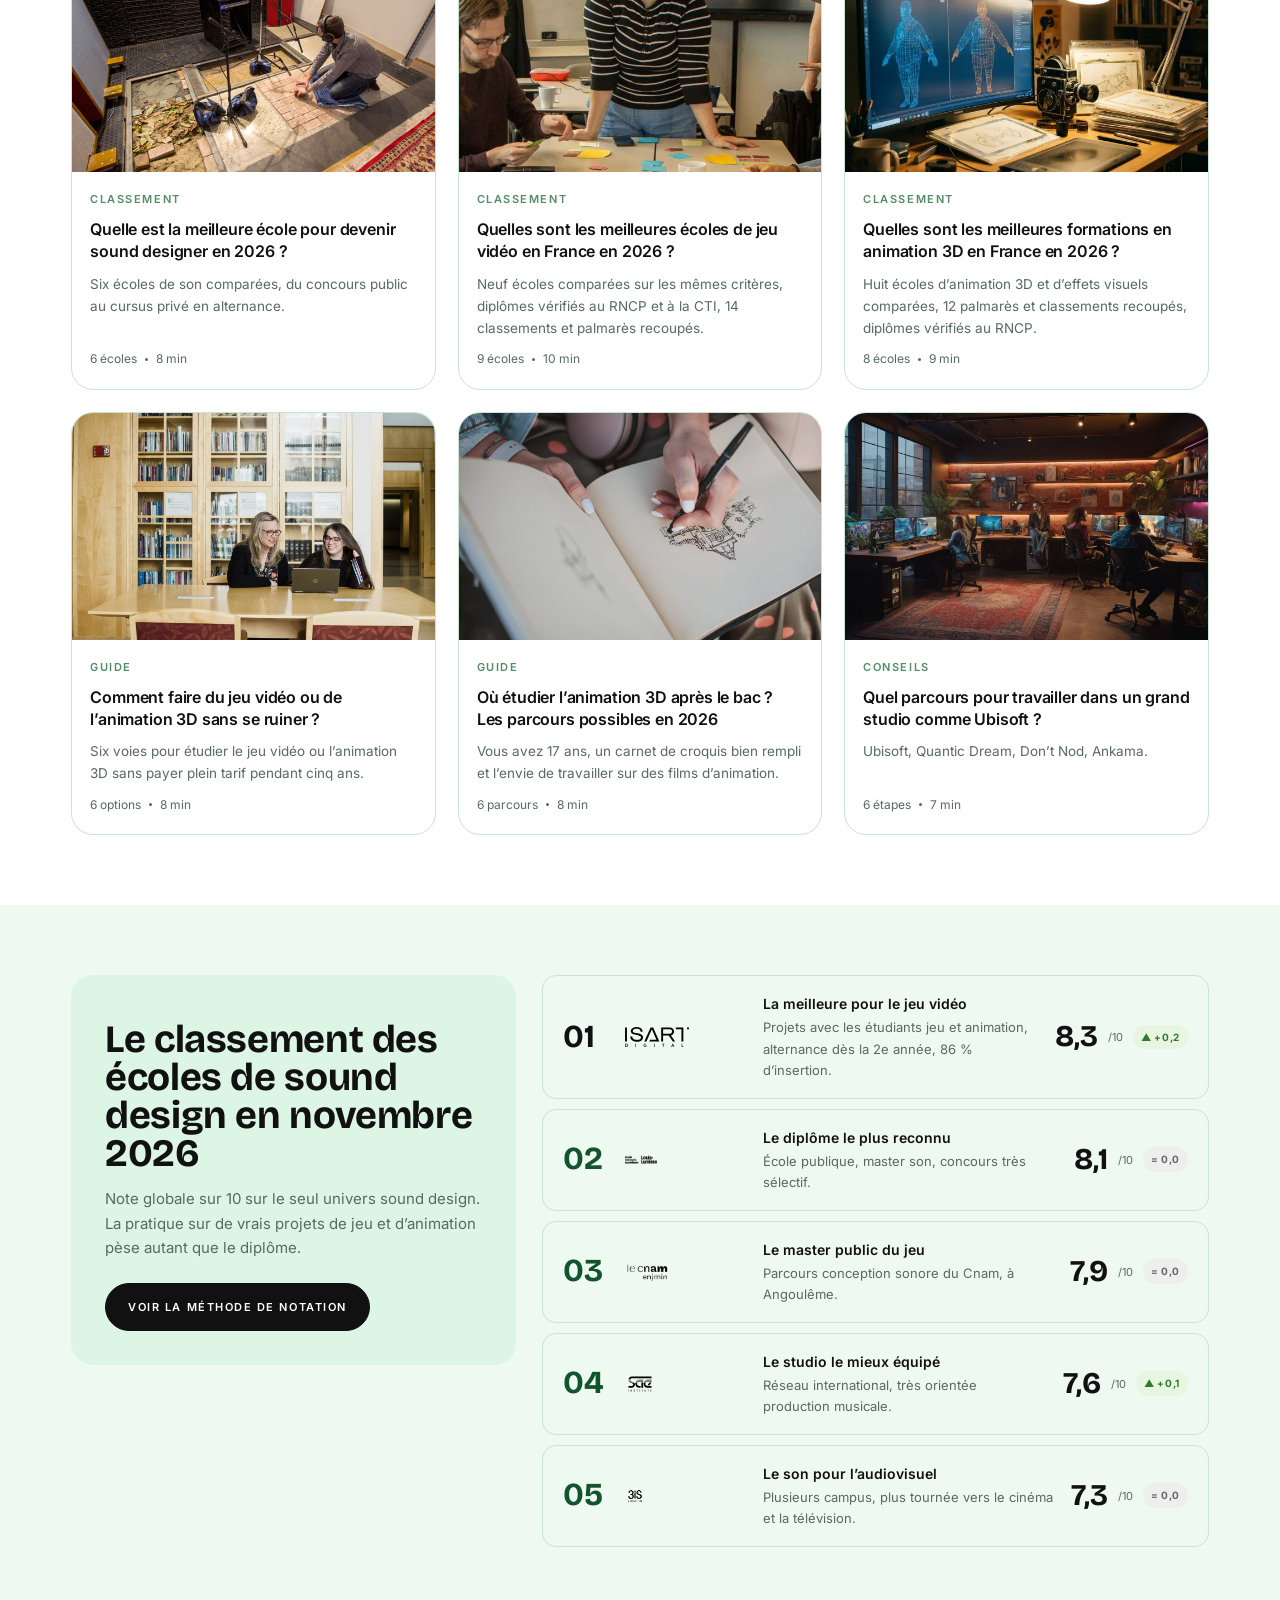
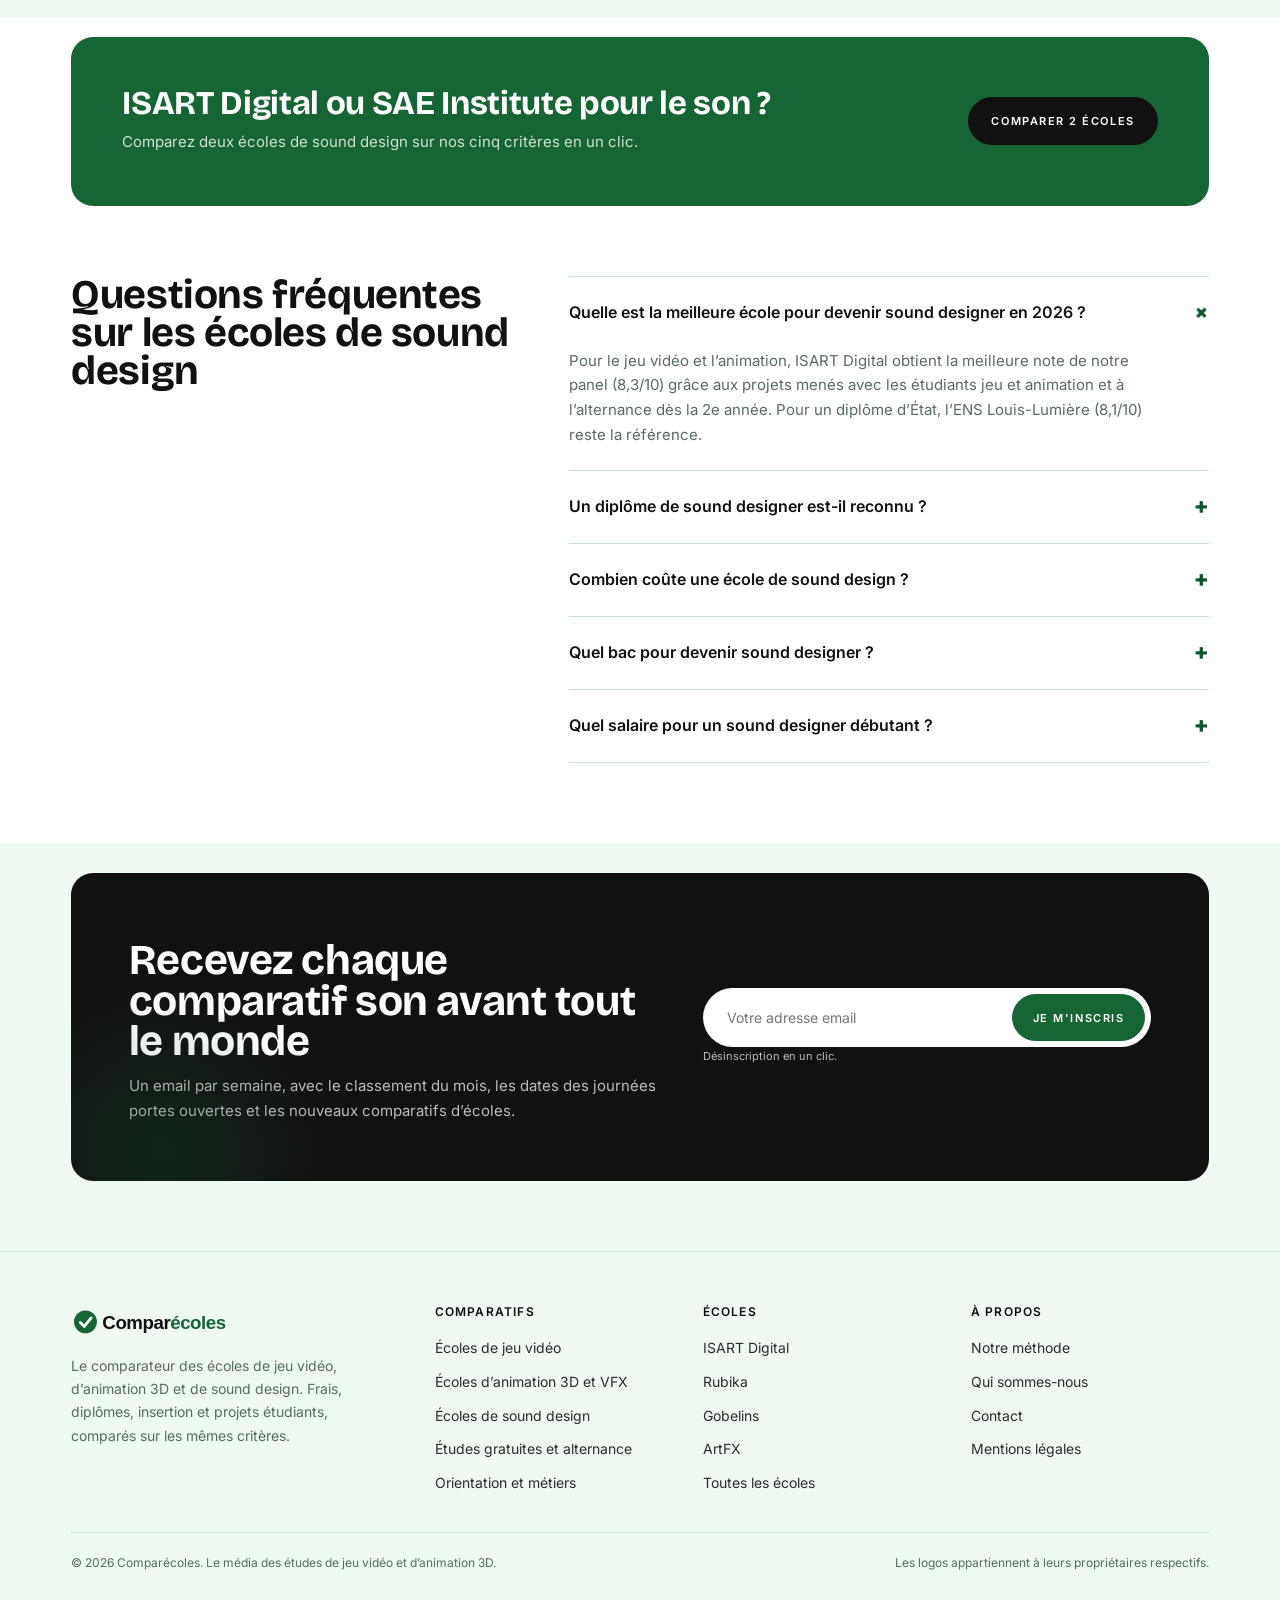
<file: sound-design/index.html>
<!doctype html>
<html lang="fr">
<head>
<meta charset="utf-8">
<meta name="viewport" content="width=device-width, initial-scale=1">
<title>Quelle est la meilleure école de sound design en 2026 ? Le classement</title>
<meta name="description" content="Classement 2026 des écoles de sound design et de musique à l’image, ISART Digital, ENS Louis-Lumière, ENJMIN, SAE Institute. Diplômes, frais et insertion comparés.">
<link rel="canonical" href="https://analytics-ds.github.io/comparecoles/sound-design/">
<meta property="og:type" content="website">
<meta property="og:site_name" content="Comparécoles">
<meta property="og:title" content="Quelle est la meilleure école de sound design en 2026 ? Le classement">
<meta property="og:description" content="Classement 2026 des écoles de sound design et de musique à l’image, ISART Digital, ENS Louis-Lumière, ENJMIN, SAE Institute. Diplômes, frais et insertion comparés.">
<meta property="og:url" content="https://analytics-ds.github.io/comparecoles/sound-design/">
<meta property="og:image" content="https://analytics-ds.github.io/comparecoles/assets/img/cat-sound-design-hero.jpg">
<link rel="preconnect" href="https://fonts.googleapis.com">
<link rel="preconnect" href="https://fonts.gstatic.com" crossorigin>
<link href="https://fonts.googleapis.com/css2?family=Bricolage+Grotesque:wght@600;700;800&family=Inter:wght@300;400;500;600&display=swap" rel="stylesheet">
<link rel="icon" href="../assets/logo/favicon.svg" type="image/svg+xml">
<link rel="icon" type="image/png" sizes="32x32" href="../assets/logo/favicon-32.png">
<link rel="apple-touch-icon" href="../assets/logo/apple-touch-icon.png">
<meta name="theme-color" content="#166534">
<link rel="stylesheet" href="../assets/css/site.css?v=7">
<script type="application/ld+json">{"@context": "https://schema.org", "@type": "CollectionPage", "name": "Quelle est la meilleure école de sound design en 2026 ? Le classement", "description": "Classement 2026 des écoles de sound design et de musique à l’image, ISART Digital, ENS Louis-Lumière, ENJMIN, SAE Institute. Diplômes, frais et insertion comparés.", "url": "https://analytics-ds.github.io/comparecoles/sound-design/", "inLanguage": "fr-FR", "isPartOf": {"@type": "WebSite", "name": "Comparécoles", "url": "https://analytics-ds.github.io/comparecoles/"}, "hasPart": [{"@type": "Article", "headline": "Quelle est la meilleure école pour devenir sound designer en 2026 ?", "url": "https://analytics-ds.github.io/comparecoles/sound-design/meilleure-ecole-sound-design/"}]}</script>
<script type="application/ld+json">{"@context": "https://schema.org", "@type": "FAQPage", "mainEntity": [{"@type": "Question", "name": "Quelle est la meilleure école pour devenir sound designer en 2026 ?", "acceptedAnswer": {"@type": "Answer", "text": "Pour le jeu vidéo et l’animation, ISART Digital obtient la meilleure note de notre panel (8,3/10) grâce aux projets menés avec les étudiants jeu et animation et à l’alternance dès la 2e année. Pour un diplôme d’État, l’ENS Louis-Lumière (8,1/10) reste la référence."}}, {"@type": "Question", "name": "Un diplôme de sound designer est-il reconnu ?", "acceptedAnswer": {"@type": "Answer", "text": "Cela dépend de l’école. L’ENS Louis-Lumière délivre un diplôme d’État de niveau master. La formation Music & Sound Design d’ISART Digital délivre un certificat d’école, compensé par 86 % d’insertion professionnelle sur les promotions 2022 à 2024."}}, {"@type": "Question", "name": "Combien coûte une école de sound design ?", "acceptedAnswer": {"@type": "Answer", "text": "De quelques centaines d’euros dans le public (ENS Louis-Lumière, ENJMIN) à 9 800 € par an chez ISART Digital, l’alternance de 2e et 3e année réduisant la facture."}}, {"@type": "Question", "name": "Quel bac pour devenir sound designer ?", "acceptedAnswer": {"@type": "Answer", "text": "Aucun bac n’est exigé. La sélection se fait sur dossier, entretien et portfolio sonore, avec une vraie pratique musicale attendue."}}, {"@type": "Question", "name": "Quel salaire pour un sound designer débutant ?", "acceptedAnswer": {"@type": "Answer", "text": "Un sound designer débutant en studio de jeu vidéo démarre autour de 28 000 à 32 000 € bruts par an en France, davantage en Amérique du Nord."}}]}</script>
<script type="application/ld+json">{"@context": "https://schema.org", "@type": "ItemList", "name": "Le classement des écoles de sound design en novembre 2026", "itemListOrder": "https://schema.org/ItemListOrderDescending", "numberOfItems": 5, "itemListElement": [{"@type": "ListItem", "position": 1, "name": "ISART Digital", "description": "Note 8,3/10. La meilleure pour le jeu vidéo. Projets avec les étudiants jeu et animation, alternance dès la 2e année, 86 % d’insertion."}, {"@type": "ListItem", "position": 2, "name": "ENS Louis-Lumière", "description": "Note 8,1/10. Le diplôme le plus reconnu. École publique, master son, concours très sélectif."}, {"@type": "ListItem", "position": 3, "name": "ENJMIN", "description": "Note 7,9/10. Le master public du jeu. Parcours conception sonore du Cnam, à Angoulême."}, {"@type": "ListItem", "position": 4, "name": "SAE Institute", "description": "Note 7,6/10. Le studio le mieux équipé. Réseau international, très orientée production musicale."}, {"@type": "ListItem", "position": 5, "name": "3iS", "description": "Note 7,3/10. Le son pour l’audiovisuel. Plusieurs campus, plus tournée vers le cinéma et la télévision."}]}</script>
<script type="application/ld+json">{"@context": "https://schema.org", "@type": "BreadcrumbList", "itemListElement": [{"@type": "ListItem", "position": 1, "name": "Accueil", "item": "https://analytics-ds.github.io/comparecoles/"}, {"@type": "ListItem", "position": 2, "name": "Écoles de sound design", "item": "https://analytics-ds.github.io/comparecoles/sound-design/"}]}</script>
</head>
<body>

<header>
  <div class="wrap nav">
    <a class="logo" href="../" aria-label="Comparécoles, accueil"><img class="l-light" src="../assets/logo/logo-light.svg" alt="Comparécoles" width="620" height="133"><img class="l-dark" src="../assets/logo/logo.svg" alt="" aria-hidden="true" width="620" height="133"></a>
    <ul class="menu">
      <li><a href="../jeu-video/">Jeu vidéo</a></li>
      <li><a href="../animation-3d/">Animation 3D</a></li>
      <li><a href="../sound-design/" style="text-decoration:underline;text-underline-offset:6px">Sound design</a></li>
      <li><a href="../alternance/">Alternance</a></li>
      <li><a href="../orientation/">Orientation</a></li>
    </ul>
    <div class="nav-actions">
      <a class="iconbtn" href="../#outil" aria-label="Rechercher"><svg viewBox="0 0 24 24"><circle cx="11" cy="11" r="7"/><path d="M16 16l5 5"/></svg></a>
      <a class="btn btn-dark" href="../#outil">Comparer 2 écoles</a>
      <button class="burger" aria-label="Menu"><svg width="22" height="14" viewBox="0 0 22 14" fill="none" stroke="#111" stroke-width="1.7"><path d="M0 1h22M0 7h22M0 13h22"/></svg></button>
    </div>
  </div>
</header>

<section class="hero cat-hero">
  <img class="hero-bg" src="../assets/img/cat-sound-design-hero.jpg" alt="Étudiant en studio son devant une console de mixage" width="2000" height="900" fetchpriority="high">
  <div class="wrap hero-inner">
    <nav class="crumbs" aria-label="Fil d'Ariane"><a href="../">Accueil</a><i></i><span>Écoles de sound design</span></nav>
    <h1>Les meilleures <em>écoles de sound design</em></h1>
    <p>Sound design pour le jeu vidéo, musique interactive, son à l’image. Nous comparons les diplômes, les frais, l’alternance et les projets menés avec des équipes de jeu ou d’animation.</p>
  </div>
</section>

<nav class="subnav" aria-label="Sous-catégories">
  <div class="wrap subcards">
    <a class="subcard" href="#articles"><img src="../assets/img/sub-gameaudio.jpg" alt="" width="56" height="56" loading="lazy"><span>Son pour le jeu vidéo</span><i><svg viewBox="0 0 24 24"><path d="M5 12h14M13 6l6 6-6 6"/></svg></i></a>
    <a class="subcard" href="#articles"><img src="../assets/img/sub-musique.jpg" alt="" width="56" height="56" loading="lazy"><span>Musique à l’image</span><i><svg viewBox="0 0 24 24"><path d="M5 12h14M13 6l6 6-6 6"/></svg></i></a>
    <a class="subcard" href="#articles"><img src="../assets/img/sub-diplome.jpg" alt="" width="56" height="56" loading="lazy"><span>Diplômes reconnus</span><i><svg viewBox="0 0 24 24"><path d="M5 12h14M13 6l6 6-6 6"/></svg></i></a>
    <a class="subcard" href="#articles"><img src="../assets/img/sub-public.jpg" alt="" width="56" height="56" loading="lazy"><span>Écoles publiques</span><i><svg viewBox="0 0 24 24"><path d="M5 12h14M13 6l6 6-6 6"/></svg></i></a>
    <a class="subcard" href="#articles"><img src="../assets/img/sub-alternance.jpg" alt="" width="56" height="56" loading="lazy"><span>Alternance</span><i><svg viewBox="0 0 24 24"><path d="M5 12h14M13 6l6 6-6 6"/></svg></i></a>
    <a class="subcard" href="#articles"><img src="../assets/img/sub-materiel.jpg" alt="" width="56" height="56" loading="lazy"><span>Matériel</span><i><svg viewBox="0 0 24 24"><path d="M5 12h14M13 6l6 6-6 6"/></svg></i></a>
    <a class="subcard" href="#articles"><img src="../assets/img/sub-metiersson.jpg" alt="" width="56" height="56" loading="lazy"><span>Métiers du son</span><i><svg viewBox="0 0 24 24"><path d="M5 12h14M13 6l6 6-6 6"/></svg></i></a>
  </div>
</nav>

<section class="cat-featured" id="articles">
  <div class="wrap">
    <div class="section-head">
      <h2>Le comparatif sound design à la une</h2>
      <a class="btn btn-ghost" href="#classement">Voir le classement</a>
    </div>
    <div class="feat-grid">
      <a class="feat-main" href="../sound-design/meilleure-ecole-sound-design/">
        <img src="../assets/img/art-3.jpg" alt="Sound designer qui enregistre des bruitages en studio" width="800" height="560">
        <div class="feat-body">
          <span class="tag">Classement</span>
          <h2>Quelle est la meilleure école pour devenir sound designer en 2026 ?</h2>
          <p>Six écoles de son comparées, du concours public au cursus privé en alternance.</p>
          <span class="feat-meta">6 écoles · 8 min de lecture · Mis à jour le 17 novembre 2026</span>
        </div>
      </a>
      <div class="feat-side">
        <a class="side-item" href="../jeu-video/meilleures-ecoles-jeu-video/"><img src="../assets/img/art-1.jpg" alt="" width="96" height="80"><div><span class="eyebrow">Classement</span><h3>Quelles sont les meilleures écoles de jeu vidéo en France en 2026 ?</h3><small>10 min de lecture</small></div></a>
        <a class="side-item" href="../animation-3d/meilleures-ecoles-animation-3d/"><img src="../assets/img/art-2.jpg" alt="" width="96" height="80"><div><span class="eyebrow">Classement</span><h3>Quelles sont les meilleures formations en animation 3D en France en 2026 ?</h3><small>9 min de lecture</small></div></a>
        <a class="side-item" href="../alternance/etudes-gratuites-alternance/"><img src="../assets/img/art-4.jpg" alt="" width="96" height="80"><div><span class="eyebrow">Guide</span><h3>Comment faire du jeu vidéo ou de l’animation 3D sans se ruiner ?</h3><small>8 min de lecture</small></div></a>
        <a class="side-item" href="../orientation/animation-3d-apres-bac/"><img src="../assets/img/art-5.jpg" alt="" width="96" height="80"><div><span class="eyebrow">Guide</span><h3>Où étudier l’animation 3D après le bac ? Les parcours possibles en 2026</h3><small>8 min de lecture</small></div></a>
      </div>
    </div>
  </div>
</section>

<section class="cat-grid">
  <div class="wrap">
    <div class="section-head">
      <h2>Tous les comparatifs d’écoles de son</h2>
      <span style="font-size:13px;color:var(--muted)">Du plus récent au plus ancien</span>
    </div>
    <div class="grid3">
      <a class="post big" href="../sound-design/meilleure-ecole-sound-design/"><img src="../assets/img/art-3.jpg" alt="" width="800" height="560"><div class="post-body"><span class="eyebrow">Classement</span><h3>Quelle est la meilleure école pour devenir sound designer en 2026 ?</h3><p class="excerpt">Six écoles de son comparées, du concours public au cursus privé en alternance.</p><span class="meta">6 écoles <i></i> 8 min</span></div></a>
      <a class="post big" href="../jeu-video/meilleures-ecoles-jeu-video/"><img src="../assets/img/art-1.jpg" alt="" width="800" height="560"><div class="post-body"><span class="eyebrow">Classement</span><h3>Quelles sont les meilleures écoles de jeu vidéo en France en 2026 ?</h3><p class="excerpt">Neuf écoles comparées sur les mêmes critères, diplômes vérifiés au RNCP et à la CTI, 14 classements et palmarès recoupés.</p><span class="meta">9 écoles <i></i> 10 min</span></div></a>
      <a class="post big" href="../animation-3d/meilleures-ecoles-animation-3d/"><img src="../assets/img/art-2.jpg" alt="" width="800" height="560"><div class="post-body"><span class="eyebrow">Classement</span><h3>Quelles sont les meilleures formations en animation 3D en France en 2026 ?</h3><p class="excerpt">Huit écoles d’animation 3D et d’effets visuels comparées, 12 palmarès et classements recoupés, diplômes vérifiés au RNCP.</p><span class="meta">8 écoles <i></i> 9 min</span></div></a>
      <a class="post big" href="../alternance/etudes-gratuites-alternance/"><img src="../assets/img/art-4.jpg" alt="" width="800" height="560"><div class="post-body"><span class="eyebrow">Guide</span><h3>Comment faire du jeu vidéo ou de l’animation 3D sans se ruiner ?</h3><p class="excerpt">Six voies pour étudier le jeu vidéo ou l’animation 3D sans payer plein tarif pendant cinq ans.</p><span class="meta">6 options <i></i> 8 min</span></div></a>
      <a class="post big" href="../orientation/animation-3d-apres-bac/"><img src="../assets/img/art-5.jpg" alt="" width="800" height="560"><div class="post-body"><span class="eyebrow">Guide</span><h3>Où étudier l’animation 3D après le bac ? Les parcours possibles en 2026</h3><p class="excerpt">Vous avez 17 ans, un carnet de croquis bien rempli et l’envie de travailler sur des films d’animation.</p><span class="meta">6 parcours <i></i> 8 min</span></div></a>
      <a class="post big" href="../orientation/travailler-studio-jeu-video/"><img src="../assets/img/art-6.jpg" alt="" width="800" height="560"><div class="post-body"><span class="eyebrow">Conseils</span><h3>Quel parcours pour travailler dans un grand studio comme Ubisoft ?</h3><p class="excerpt">Ubisoft, Quantic Dream, Don’t Nod, Ankama.</p><span class="meta">6 étapes <i></i> 7 min</span></div></a>
    </div>
  </div>
</section>

<section class="cat-rank" id="classement">
  <div class="wrap rank-grid">
    <div class="rank-intro">
      <h2>Le classement des écoles de sound design en novembre 2026</h2>
      <p>Note globale sur 10 sur le seul univers sound design. La pratique sur de vrais projets de jeu et d’animation pèse autant que le diplôme.</p>
      <a class="btn btn-dark" href="../#methode">Voir la méthode de notation</a>
    </div>
    <div class="rank-list">
      <div class="rank-row"><span class="pos first">01</span><img src="../assets/logos/isart.svg" alt="ISART Digital"><div class="why"><b>La meilleure pour le jeu vidéo</b>Projets avec les étudiants jeu et animation, alternance dès la 2e année, 86 % d’insertion.</div><div class="score"><b>8,3</b><small>/10</small><span class="chip">▲ +0,2</span></div></div>
      <div class="rank-row"><span class="pos">02</span><img src="../assets/logos/louis-lumiere.png" alt="ENS Louis-Lumière"><div class="why"><b>Le diplôme le plus reconnu</b>École publique, master son, concours très sélectif.</div><div class="score"><b>8,1</b><small>/10</small><span class="chip flat">= 0,0</span></div></div>
      <div class="rank-row"><span class="pos">03</span><img src="../assets/logos/enjmin.png" alt="ENJMIN"><div class="why"><b>Le master public du jeu</b>Parcours conception sonore du Cnam, à Angoulême.</div><div class="score"><b>7,9</b><small>/10</small><span class="chip flat">= 0,0</span></div></div>
      <div class="rank-row"><span class="pos">04</span><img src="../assets/logos/sae.svg" alt="SAE Institute"><div class="why"><b>Le studio le mieux équipé</b>Réseau international, très orientée production musicale.</div><div class="score"><b>7,6</b><small>/10</small><span class="chip">▲ +0,1</span></div></div>
      <div class="rank-row"><span class="pos">05</span><img src="../assets/logos/3is.png" alt="3iS"><div class="why"><b>Le son pour l’audiovisuel</b>Plusieurs campus, plus tournée vers le cinéma et la télévision.</div><div class="score"><b>7,3</b><small>/10</small><span class="chip flat">= 0,0</span></div></div>
    </div>
  </div>
</section>

<section class="cta-band">
  <div class="wrap">
    <div class="cta-card">
      <div><h2>ISART Digital ou SAE Institute pour le son ?</h2><p>Comparez deux écoles de sound design sur nos cinq critères en un clic.</p></div>
      <a class="btn btn-dark" href="../#outil">Comparer 2 écoles</a>
    </div>
  </div>
</section>

<section class="faq">
  <div class="wrap faq-head">
    <h2>Questions fréquentes sur les écoles de sound design</h2>
    <div>
      <details open><summary>Quelle est la meilleure école pour devenir sound designer en 2026 ?</summary><p>Pour le jeu vidéo et l’animation, ISART Digital obtient la meilleure note de notre panel (8,3/10) grâce aux projets menés avec les étudiants jeu et animation et à l’alternance dès la 2e année. Pour un diplôme d’État, l’ENS Louis-Lumière (8,1/10) reste la référence.</p></details>
      <details><summary>Un diplôme de sound designer est-il reconnu ?</summary><p>Cela dépend de l’école. L’ENS Louis-Lumière délivre un diplôme d’État de niveau master. La formation Music &amp; Sound Design d’ISART Digital délivre un certificat d’école, compensé par 86 % d’insertion professionnelle sur les promotions 2022 à 2024.</p></details>
      <details><summary>Combien coûte une école de sound design ?</summary><p>De quelques centaines d’euros dans le public (ENS Louis-Lumière, ENJMIN) à 9 800 € par an chez ISART Digital, l’alternance de 2e et 3e année réduisant la facture.</p></details>
      <details><summary>Quel bac pour devenir sound designer ?</summary><p>Aucun bac n’est exigé. La sélection se fait sur dossier, entretien et portfolio sonore, avec une vraie pratique musicale attendue.</p></details>
      <details><summary>Quel salaire pour un sound designer débutant ?</summary><p>Un sound designer débutant en studio de jeu vidéo démarre autour de 28 000 à 32 000 € bruts par an en France, davantage en Amérique du Nord.</p></details>
    </div>
  </div>
</section>

<section class="news" id="newsletter">
  <div class="wrap">
    <div class="news-card">
      <div>
        <h2>Recevez chaque comparatif son avant tout le monde</h2>
        <p>Un email par semaine, avec le classement du mois, les dates des journées portes ouvertes et les nouveaux comparatifs d’écoles.</p>
      </div>
      <div>
        <form class="form" onsubmit="return false">
          <input type="email" placeholder="Votre adresse email" aria-label="Adresse email" required>
          <button class="btn btn-yellow" type="submit">Je m'inscris</button>
        </form>
        <p class="form-note">Désinscription en un clic.</p>
      </div>
    </div>
  </div>
</section>

<footer>
  <div class="wrap">
    <div class="foot-grid">
      <div class="foot-brand"><a class="logo" href="../" aria-label="Comparécoles, accueil"><img src="../assets/logo/logo.svg" alt="Comparécoles" width="620" height="133" loading="lazy"></a><p>Le comparateur des écoles de jeu vidéo, d’animation 3D et de sound design. Frais, diplômes, insertion et projets étudiants, comparés sur les mêmes critères.</p></div>
      <div><h4>Comparatifs</h4><ul><li><a href="../jeu-video/">Écoles de jeu vidéo</a></li><li><a href="../animation-3d/">Écoles d’animation 3D et VFX</a></li><li><a href="../sound-design/">Écoles de sound design</a></li><li><a href="../alternance/">Études gratuites et alternance</a></li><li><a href="../orientation/">Orientation et métiers</a></li></ul></div>
      <div><h4>Écoles</h4><ul><li><a href="jeu-video/">ISART Digital</a></li><li><a href="jeu-video/">Rubika</a></li><li><a href="animation-3d/">Gobelins</a></li><li><a href="animation-3d/">ArtFX</a></li><li><a href="../#marques">Toutes les écoles</a></li></ul></div>
      <div><h4>À propos</h4><ul><li><a href="../#methode">Notre méthode</a></li><li><a href="../a-propos/">Qui sommes-nous</a></li><li><a href="../a-propos/#contact">Contact</a></li><li><a href="../mentions-legales/">Mentions légales</a></li></ul></div>
    </div>
    <div class="foot-bottom"><span>© 2026 Comparécoles. Le média des études de jeu vidéo et d’animation 3D.</span><span>Les logos appartiennent à leurs propriétaires respectifs.</span></div>
  </div>
</footer>

<script src="../assets/js/site.js?v=7"></script>
</body>
</html>
</file>
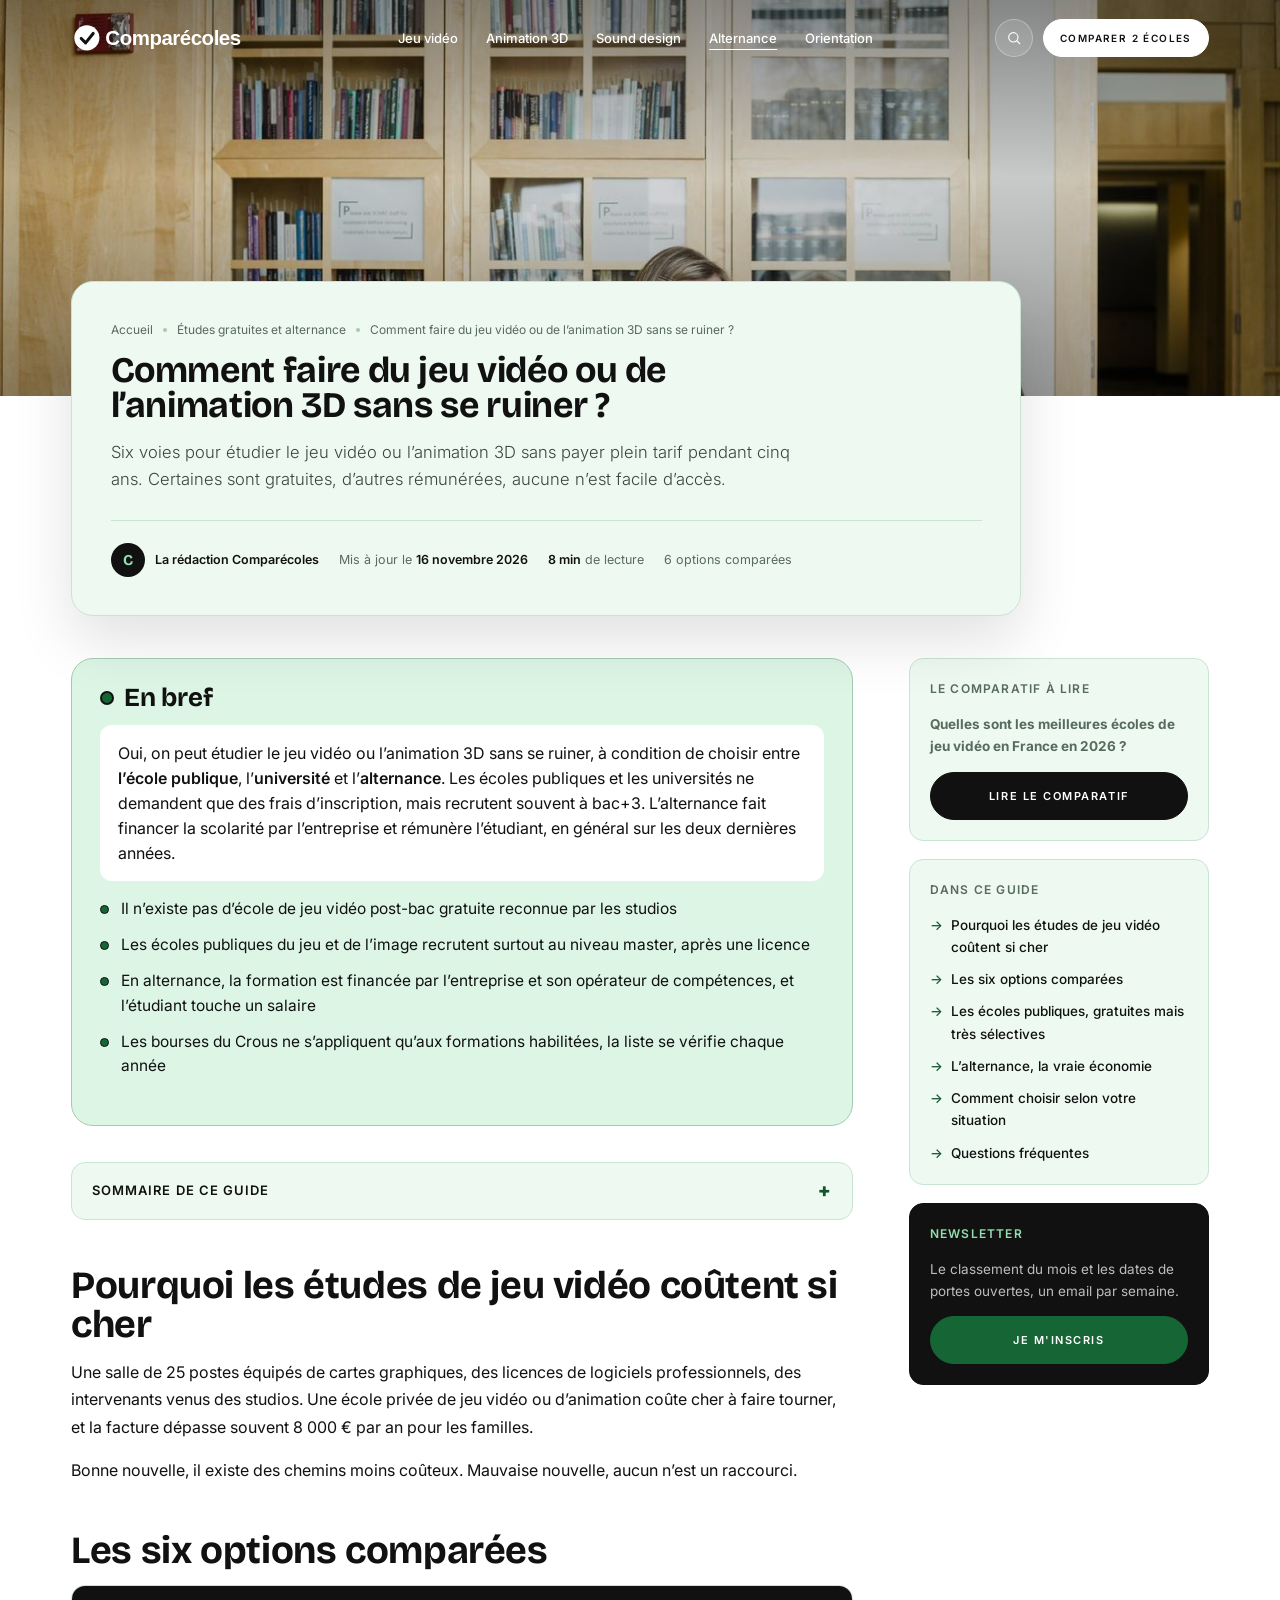
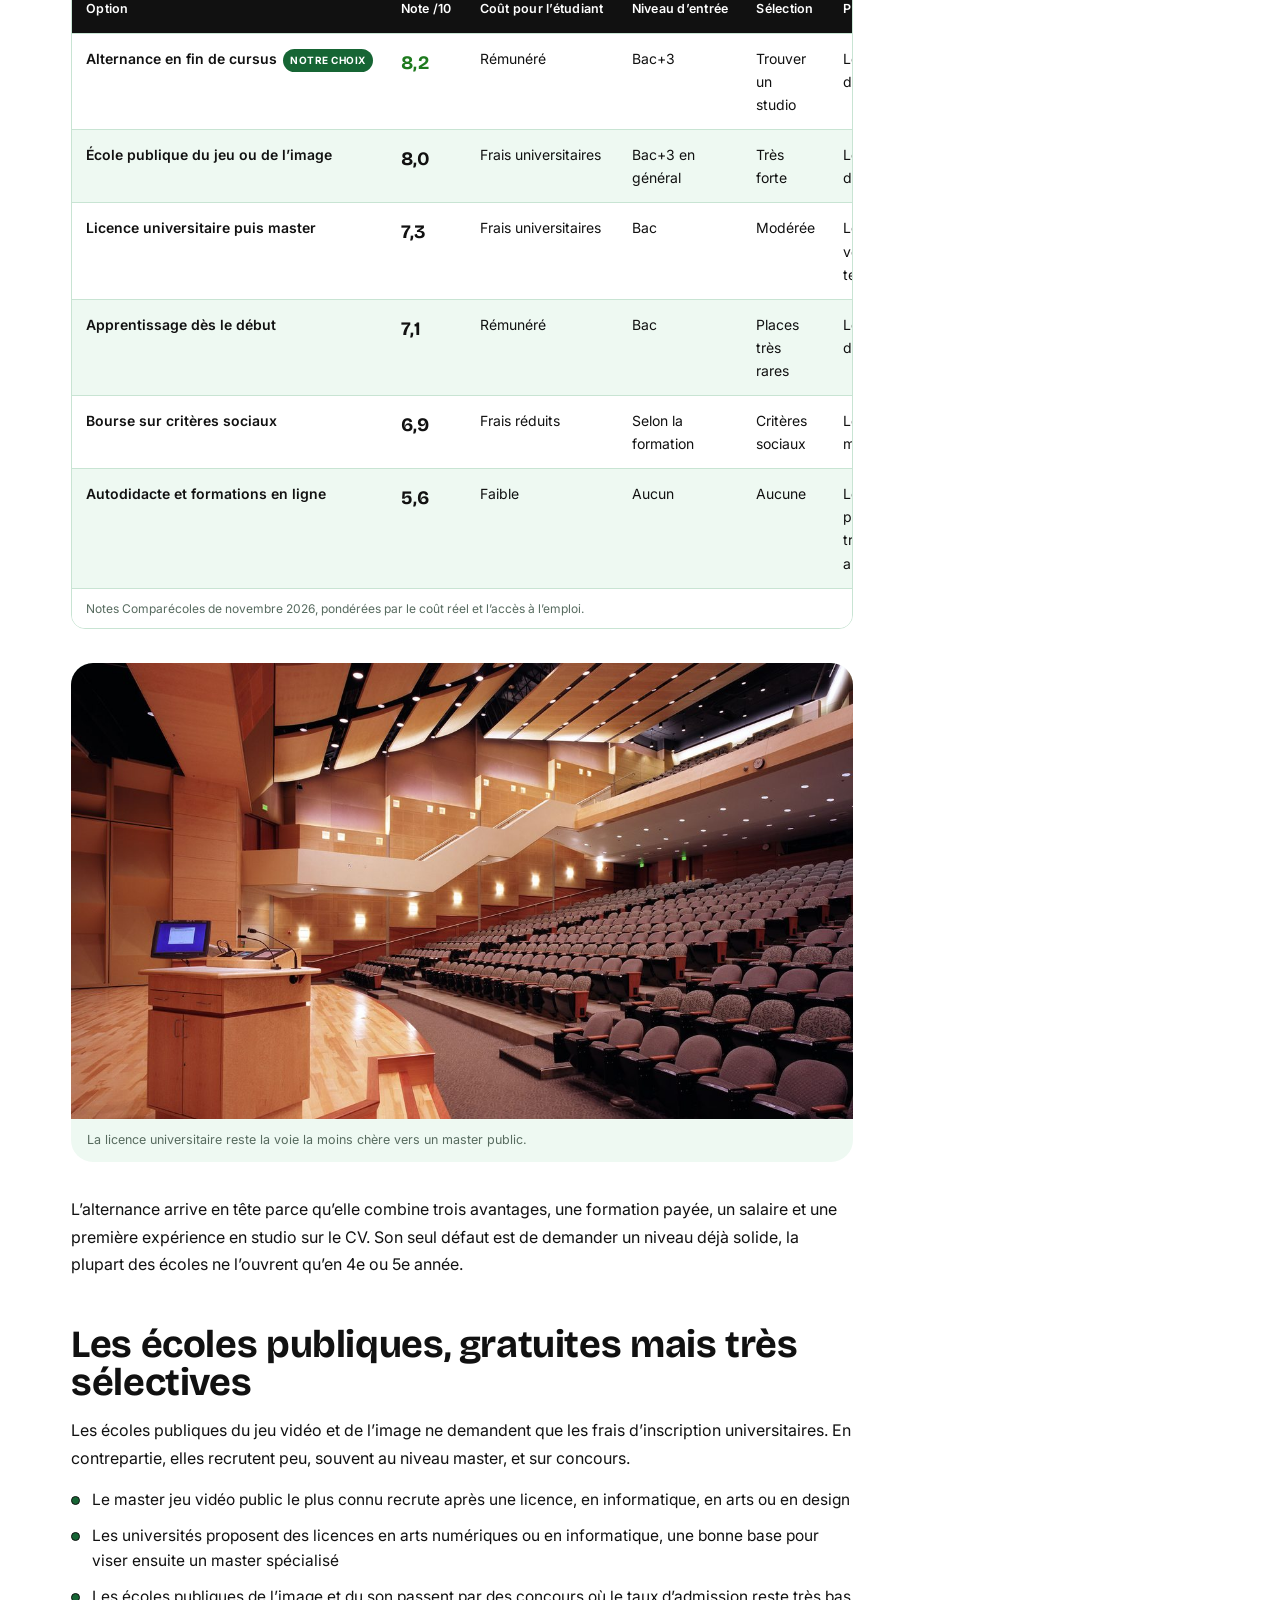
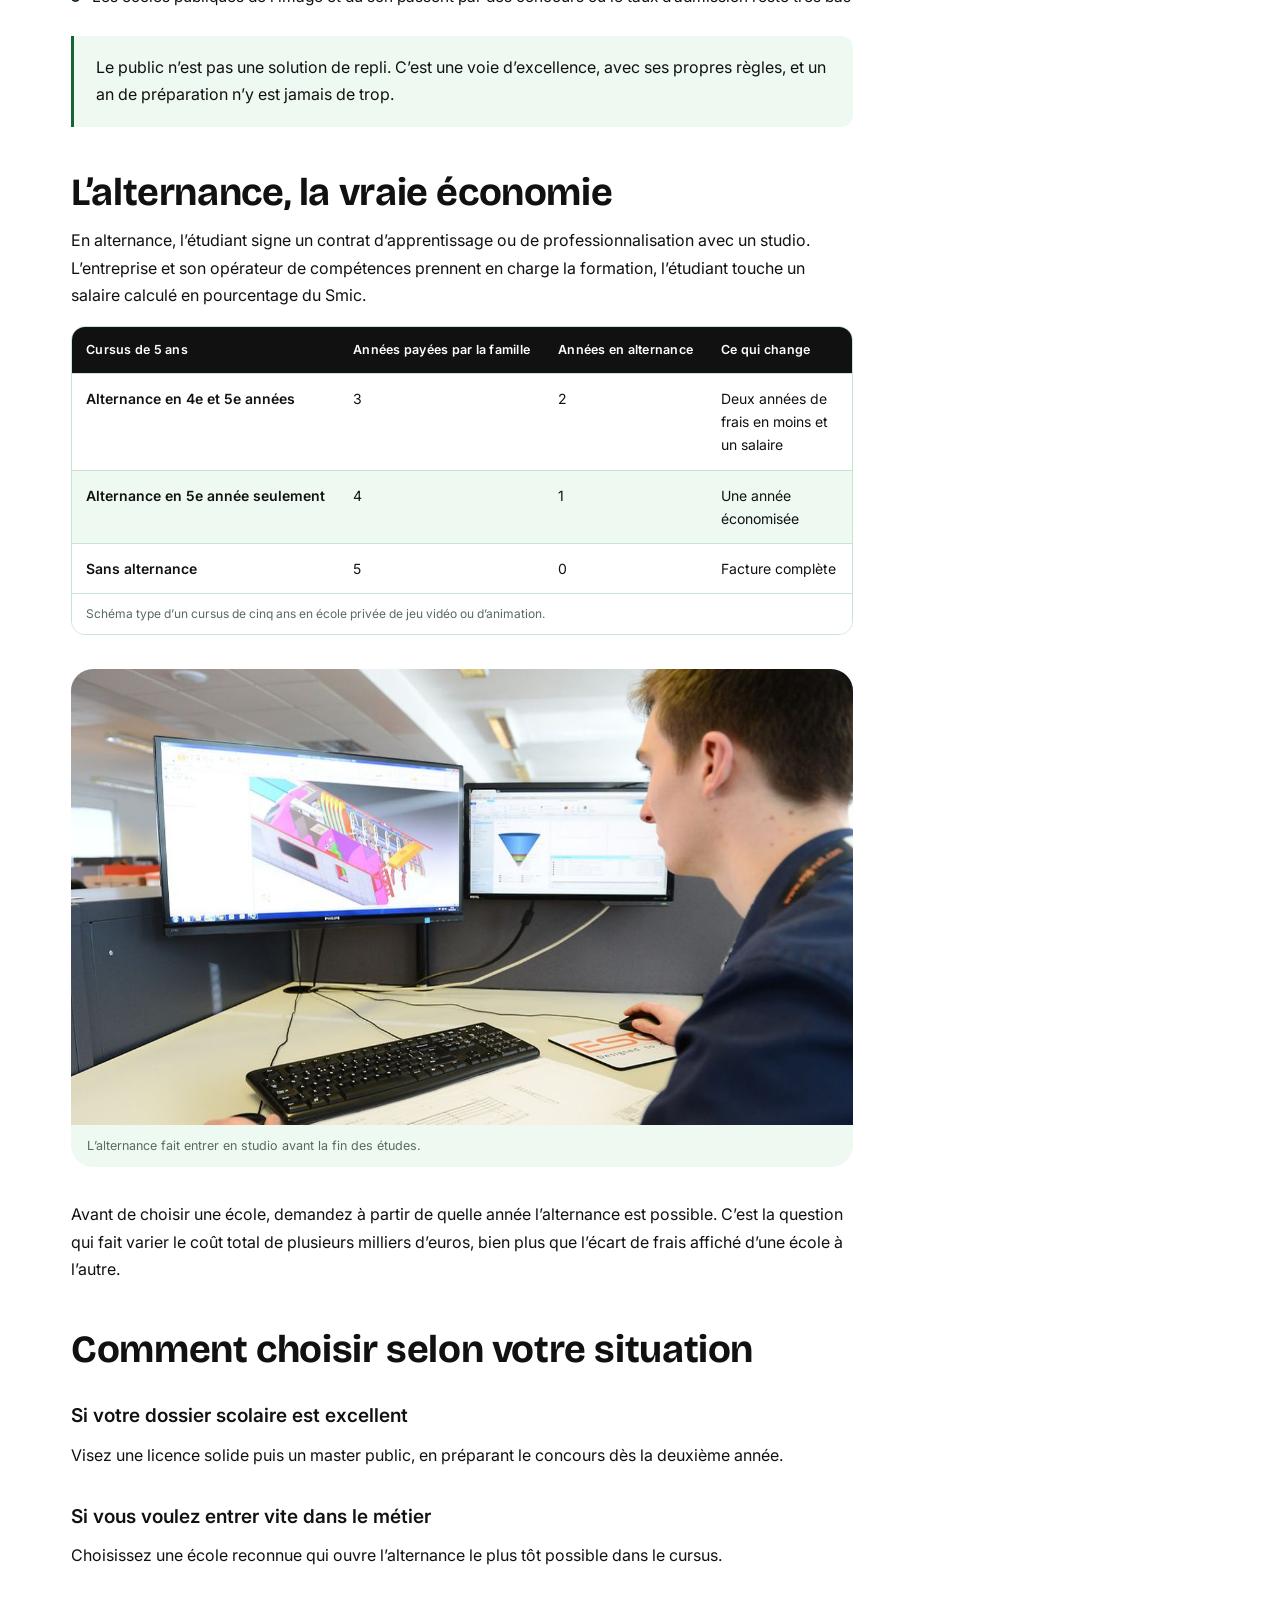
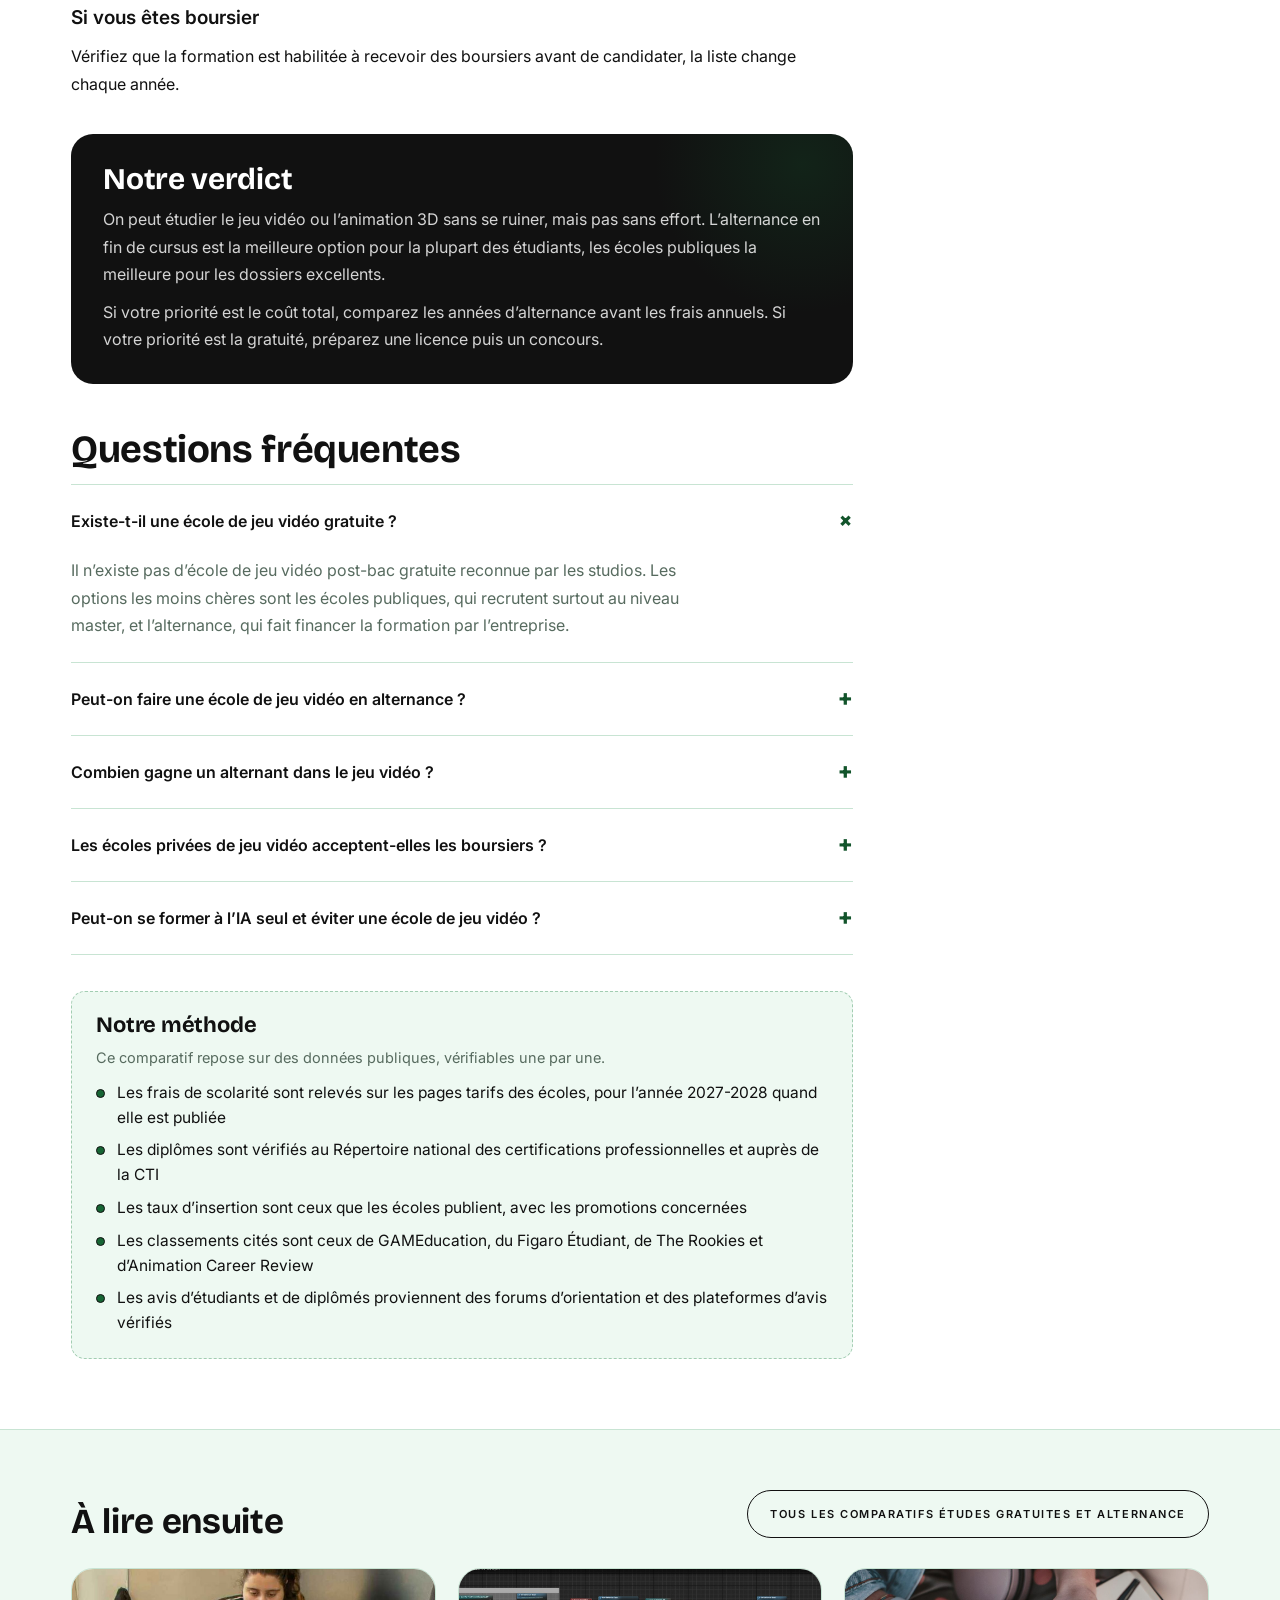
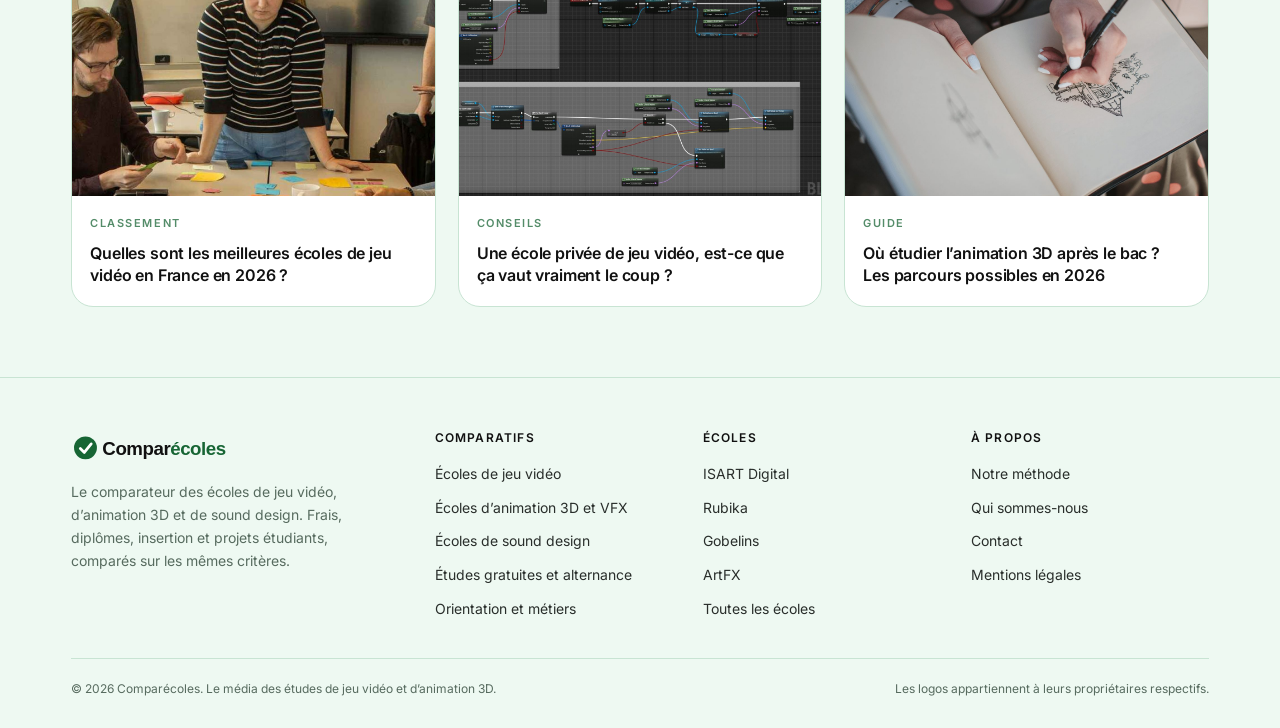
<file: alternance/etudes-gratuites-alternance/index.html>
<!doctype html>
<html lang="fr">
<head>
<meta charset="utf-8">
<meta name="viewport" content="width=device-width, initial-scale=1">
<title>Comment faire du jeu vidéo ou de l’animation 3D sans se ruiner ?</title>
<meta name="description" content="Peut-on faire du jeu vidéo ou de l’animation 3D sans payer 10 000 € par an ? Écoles publiques, universités, alternance et bourses, les 5 options réelles comparées.">
<link rel="canonical" href="https://analytics-ds.github.io/comparecoles/alternance/etudes-gratuites-alternance/">
<meta property="og:type" content="article">
<meta property="og:site_name" content="Comparécoles">
<meta property="og:title" content="Comment faire du jeu vidéo ou de l’animation 3D sans se ruiner ?">
<meta property="og:description" content="Peut-on faire du jeu vidéo ou de l’animation 3D sans payer 10 000 € par an ? Écoles publiques, universités, alternance et bourses, les 5 options réelles comparées.">
<meta property="og:url" content="https://analytics-ds.github.io/comparecoles/alternance/etudes-gratuites-alternance/">
<meta property="og:image" content="https://analytics-ds.github.io/comparecoles/assets/img/art-4.jpg">
<link rel="preconnect" href="https://fonts.googleapis.com">
<link rel="preconnect" href="https://fonts.gstatic.com" crossorigin>
<link href="https://fonts.googleapis.com/css2?family=Bricolage+Grotesque:wght@600;700;800&family=Inter:wght@300;400;500;600&display=swap" rel="stylesheet">
<link rel="icon" href="../../assets/logo/favicon.svg" type="image/svg+xml">
<link rel="icon" type="image/png" sizes="32x32" href="../../assets/logo/favicon-32.png">
<link rel="apple-touch-icon" href="../../assets/logo/apple-touch-icon.png">
<meta name="theme-color" content="#166534">
<link rel="stylesheet" href="../../assets/css/site.css?v=7">
<script type="application/ld+json">{"@context": "https://schema.org", "@type": "Article", "headline": "Comment faire du jeu vidéo ou de l’animation 3D sans se ruiner ?", "description": "Peut-on faire du jeu vidéo ou de l’animation 3D sans payer 10 000 € par an ? Écoles publiques, universités, alternance et bourses, les 5 options réelles comparées.", "datePublished": "2026-11-16", "dateModified": "2026-11-16", "inLanguage": "fr-FR", "mainEntityOfPage": {"@type": "WebPage", "@id": "https://analytics-ds.github.io/comparecoles/alternance/etudes-gratuites-alternance/"}, "image": "https://analytics-ds.github.io/comparecoles/assets/img/art-4.jpg", "author": {"@type": "Organization", "name": "Comparécoles", "url": "https://analytics-ds.github.io/comparecoles/"}, "publisher": {"@type": "Organization", "name": "Comparécoles", "url": "https://analytics-ds.github.io/comparecoles/", "logo": {"@type": "ImageObject", "url": "https://analytics-ds.github.io/comparecoles/assets/logo/logo.svg"}}, "articleSection": "Études gratuites et alternance", "about": ["Alternance en fin de cursus", "École publique du jeu ou de l’image", "Licence universitaire puis master", "Apprentissage dès le début", "Bourse sur critères sociaux", "Autodidacte et formations en ligne"]}</script>
<script type="application/ld+json">{"@context": "https://schema.org", "@type": "FAQPage", "mainEntity": [{"@type": "Question", "name": "Existe-t-il une école de jeu vidéo gratuite ?", "acceptedAnswer": {"@type": "Answer", "text": "Il n’existe pas d’école de jeu vidéo post-bac gratuite reconnue par les studios. Les options les moins chères sont les écoles publiques, qui recrutent surtout au niveau master, et l’alternance, qui fait financer la formation par l’entreprise."}}, {"@type": "Question", "name": "Peut-on faire une école de jeu vidéo en alternance ?", "acceptedAnswer": {"@type": "Answer", "text": "Oui, la plupart des écoles reconnues ouvrent l’alternance en fin de cursus, souvent en 4e et 5e année. L’entreprise finance alors la formation et l’étudiant est rémunéré."}}, {"@type": "Question", "name": "Combien gagne un alternant dans le jeu vidéo ?", "acceptedAnswer": {"@type": "Answer", "text": "Un apprenti touche un pourcentage du Smic qui dépend de son âge et de son année de contrat, de 53 % à 100 % du Smic pour un étudiant de plus de 21 ans."}}, {"@type": "Question", "name": "Les écoles privées de jeu vidéo acceptent-elles les boursiers ?", "acceptedAnswer": {"@type": "Answer", "text": "Seulement celles dont les formations sont habilitées à recevoir des boursiers du Crous. Il faut le vérifier formation par formation, chaque année."}}, {"@type": "Question", "name": "Peut-on se former à l’IA seul et éviter une école de jeu vidéo ?", "acceptedAnswer": {"@type": "Answer", "text": "Pour la programmation, un autodidacte très autonome peut percer avec un portfolio solide. Pour le game design, l’art ou l’animation, les studios recrutent très majoritairement des diplômés, et l’IA ne remplace pas trois ans de projets en équipe."}}]}</script>
<script type="application/ld+json">{"@context": "https://schema.org", "@type": "BreadcrumbList", "itemListElement": [{"@type": "ListItem", "position": 1, "name": "Accueil", "item": "https://analytics-ds.github.io/comparecoles/"}, {"@type": "ListItem", "position": 2, "name": "Études gratuites et alternance", "item": "https://analytics-ds.github.io/comparecoles/alternance/"}, {"@type": "ListItem", "position": 3, "name": "Comment faire du jeu vidéo ou de l’animation 3D sans se ruiner ?"}]}</script>
</head>
<body>

<header class="scrolled">
  <div class="wrap nav">
    <a class="logo" href="../../" aria-label="Comparécoles, accueil"><img class="l-light" src="../../assets/logo/logo-light.svg" alt="Comparécoles" width="620" height="133"><img class="l-dark" src="../../assets/logo/logo.svg" alt="" aria-hidden="true" width="620" height="133"></a>
    <ul class="menu">
      <li><a href="../../jeu-video/">Jeu vidéo</a></li>
      <li><a href="../../animation-3d/">Animation 3D</a></li>
      <li><a href="../../sound-design/">Sound design</a></li>
      <li><a href="../../alternance/" style="text-decoration:underline;text-underline-offset:6px">Alternance</a></li>
      <li><a href="../../orientation/">Orientation</a></li>
    </ul>
    <div class="nav-actions">
      <a class="iconbtn" href="../../#outil" aria-label="Rechercher"><svg viewBox="0 0 24 24"><circle cx="11" cy="11" r="7"/><path d="M16 16l5 5"/></svg></a>
      <a class="btn btn-dark" href="../../#outil">Comparer 2 écoles</a>
      <button class="burger" aria-label="Menu"><svg width="22" height="14" viewBox="0 0 22 14" fill="none" stroke="#111" stroke-width="1.7"><path d="M0 1h22M0 7h22M0 13h22"/></svg></button>
    </div>
  </div>
</header>

<section class="art-hero">
  <img src="../../assets/img/art-4.jpg" alt="Étudiante qui travaille sur un ordinateur portable dans une bibliothèque universitaire" width="1300" height="731" fetchpriority="high">
</section>

<section class="art-head">
  <div class="wrap">
    <div class="art-card">
      <nav class="crumbs" aria-label="Fil d'Ariane"><a href="../../">Accueil</a><i></i><a href="../../alternance/">Études gratuites et alternance</a><i></i><span>Comment faire du jeu vidéo ou de l’animation 3D sans se ruiner ?</span></nav>
      <h1>Comment faire du jeu vidéo ou de l’animation 3D sans se ruiner ?</h1>
      <p class="art-lead">Six voies pour étudier le jeu vidéo ou l’animation 3D sans payer plein tarif pendant cinq ans. Certaines sont gratuites, d’autres rémunérées, aucune n’est facile d’accès.</p>
      <div class="art-meta">
        <span class="art-author"><span>C</span><b>La rédaction Comparécoles</b></span>
        <span>Mis à jour le <b>16 novembre 2026</b></span>
        <span><b>8 min</b> de lecture</span>
        <span>6 options comparées</span>
      </div>
    </div>
  </div>
</section>

<section class="art-body">
  <div class="wrap art-cols">
    <article class="prose">

      <div class="brief">
        <h2>En bref</h2>
        <p class="answer">Oui, on peut étudier le jeu vidéo ou l’animation 3D sans se ruiner, à condition de choisir entre <b>l’école publique</b>, l’<b>université</b> et l’<b>alternance</b>. Les écoles publiques et les universités ne demandent que des frais d’inscription, mais recrutent souvent à bac+3. L’alternance fait financer la scolarité par l’entreprise et rémunère l’étudiant, en général sur les deux dernières années.</p>
        <ul><li>Il n’existe pas d’école de jeu vidéo post-bac gratuite reconnue par les studios</li><li>Les écoles publiques du jeu et de l’image recrutent surtout au niveau master, après une licence</li><li>En alternance, la formation est financée par l’entreprise et son opérateur de compétences, et l’étudiant touche un salaire</li><li>Les bourses du Crous ne s’appliquent qu’aux formations habilitées, la liste se vérifie chaque année</li></ul>
      </div>

      <details class="toc">
        <summary>Sommaire de ce guide</summary>
        <ol><li><a href="#pourquoi">Pourquoi les études de jeu vidéo coûtent si cher</a></li><li><a href="#tableau">Les six options comparées</a></li><li><a href="#public">Les écoles publiques, gratuites mais très sélectives</a></li><li><a href="#alternance">L’alternance, la vraie économie</a></li><li><a href="#choisir">Comment choisir selon votre situation</a></li></ol>
      </details>

      <h2 id="pourquoi">Pourquoi les études de jeu vidéo coûtent si cher</h2><p>Une salle de 25 postes équipés de cartes graphiques, des licences de logiciels professionnels, des intervenants venus des studios. Une école privée de jeu vidéo ou d’animation coûte cher à faire tourner, et la facture dépasse souvent 8 000 € par an pour les familles.</p><p>Bonne nouvelle, il existe des chemins moins coûteux. Mauvaise nouvelle, aucun n’est un raccourci.</p><h2 id="tableau">Les six options comparées</h2><div class="table-wrap"><div class="table-scroll"><table><thead><tr><th>Option</th><th>Note /10</th><th>Coût pour l’étudiant</th><th>Niveau d’entrée</th><th>Sélection</th><th>Pour qui</th></tr></thead><tbody><tr><td class="brand">Alternance en fin de cursus<span class='badge'>Notre choix</span></td><td class="note best">8,2</td><td>Rémunéré</td><td>Bac+3</td><td>Trouver un studio</td><td>Les profils déjà solides</td></tr><tr><td class="brand">École publique du jeu ou de l’image</td><td class="note">8,0</td><td>Frais universitaires</td><td>Bac+3 en général</td><td>Très forte</td><td>Les excellents dossiers</td></tr><tr><td class="brand">Licence universitaire puis master</td><td class="note">7,3</td><td>Frais universitaires</td><td>Bac</td><td>Modérée</td><td>Les profils qui veulent du temps</td></tr><tr><td class="brand">Apprentissage dès le début</td><td class="note">7,1</td><td>Rémunéré</td><td>Bac</td><td>Places très rares</td><td>Les profils déjà orientés</td></tr><tr><td class="brand">Bourse sur critères sociaux</td><td class="note">6,9</td><td>Frais réduits</td><td>Selon la formation</td><td>Critères sociaux</td><td>Les familles modestes</td></tr><tr><td class="brand">Autodidacte et formations en ligne</td><td class="note">5,6</td><td>Faible</td><td>Aucun</td><td>Aucune</td><td>Les programmeurs très autonomes</td></tr></tbody></table></div><div class="table-note">Notes Comparécoles de novembre 2026, pondérées par le coût réel et l’accès à l’emploi.</div></div><figure><img src="../../assets/img/in-etudes-gratuites-alternance-1.jpg" alt="Amphithéâtre universitaire pendant un cours" width="1200" height="700" loading="lazy"><figcaption>La licence universitaire reste la voie la moins chère vers un master public.</figcaption></figure><p>L’alternance arrive en tête parce qu’elle combine trois avantages, une formation payée, un salaire et une première expérience en studio sur le CV. Son seul défaut est de demander un niveau déjà solide, la plupart des écoles ne l’ouvrent qu’en 4e ou 5e année.</p><h2 id="public">Les écoles publiques, gratuites mais très sélectives</h2><p>Les écoles publiques du jeu vidéo et de l’image ne demandent que les frais d’inscription universitaires. En contrepartie, elles recrutent peu, souvent au niveau master, et sur concours.</p><ul><li>Le master jeu vidéo public le plus connu recrute après une licence, en informatique, en arts ou en design</li><li>Les universités proposent des licences en arts numériques ou en informatique, une bonne base pour viser ensuite un master spécialisé</li><li>Les écoles publiques de l’image et du son passent par des concours où le taux d’admission reste très bas</li></ul><blockquote><p>Le public n’est pas une solution de repli. C’est une voie d’excellence, avec ses propres règles, et un an de préparation n’y est jamais de trop.</p></blockquote><h2 id="alternance">L’alternance, la vraie économie</h2><p>En alternance, l’étudiant signe un contrat d’apprentissage ou de professionnalisation avec un studio. L’entreprise et son opérateur de compétences prennent en charge la formation, l’étudiant touche un salaire calculé en pourcentage du Smic.</p><div class="table-wrap"><div class="table-scroll"><table><thead><tr><th>Cursus de 5 ans</th><th>Années payées par la famille</th><th>Années en alternance</th><th>Ce qui change</th></tr></thead><tbody><tr><td class="brand">Alternance en 4e et 5e années</td><td>3</td><td>2</td><td>Deux années de frais en moins et un salaire</td></tr><tr><td class="brand">Alternance en 5e année seulement</td><td>4</td><td>1</td><td>Une année économisée</td></tr><tr><td class="brand">Sans alternance</td><td>5</td><td>0</td><td>Facture complète</td></tr></tbody></table></div><div class="table-note">Schéma type d’un cursus de cinq ans en école privée de jeu vidéo ou d’animation.</div></div><figure><img src="../../assets/img/in-etudes-gratuites-alternance-2.jpg" alt="Apprentie qui travaille sur un projet 3D aux côtés de son tuteur" width="1200" height="700" loading="lazy"><figcaption>L’alternance fait entrer en studio avant la fin des études.</figcaption></figure><p>Avant de choisir une école, demandez à partir de quelle année l’alternance est possible. C’est la question qui fait varier le coût total de plusieurs milliers d’euros, bien plus que l’écart de frais affiché d’une école à l’autre.</p><h2 id="choisir">Comment choisir selon votre situation</h2><h3>Si votre dossier scolaire est excellent</h3><p>Visez une licence solide puis un master public, en préparant le concours dès la deuxième année.</p><h3>Si vous voulez entrer vite dans le métier</h3><p>Choisissez une école reconnue qui ouvre l’alternance le plus tôt possible dans le cursus.</p><h3>Si vous êtes boursier</h3><p>Vérifiez que la formation est habilitée à recevoir des boursiers avant de candidater, la liste change chaque année.</p>

      <div class="verdict-box">
        <h2>Notre verdict</h2>
        <p>On peut étudier le jeu vidéo ou l’animation 3D sans se ruiner, mais pas sans effort. L’alternance en fin de cursus est la meilleure option pour la plupart des étudiants, les écoles publiques la meilleure pour les dossiers excellents.</p><p>Si votre priorité est le coût total, comparez les années d’alternance avant les frais annuels. Si votre priorité est la gratuité, préparez une licence puis un concours.</p>
      </div>

      <h2 id="faq">Questions fréquentes</h2>
      <div class="faq" style="padding:0"><details open><summary>Existe-t-il une école de jeu vidéo gratuite ?</summary><p>Il n’existe pas d’école de jeu vidéo post-bac gratuite reconnue par les studios. Les options les moins chères sont les écoles publiques, qui recrutent surtout au niveau master, et l’alternance, qui fait financer la formation par l’entreprise.</p></details><details><summary>Peut-on faire une école de jeu vidéo en alternance ?</summary><p>Oui, la plupart des écoles reconnues ouvrent l’alternance en fin de cursus, souvent en 4e et 5e année. L’entreprise finance alors la formation et l’étudiant est rémunéré.</p></details><details><summary>Combien gagne un alternant dans le jeu vidéo ?</summary><p>Un apprenti touche un pourcentage du Smic qui dépend de son âge et de son année de contrat, de 53 % à 100 % du Smic pour un étudiant de plus de 21 ans.</p></details><details><summary>Les écoles privées de jeu vidéo acceptent-elles les boursiers ?</summary><p>Seulement celles dont les formations sont habilitées à recevoir des boursiers du Crous. Il faut le vérifier formation par formation, chaque année.</p></details><details><summary>Peut-on se former à l’IA seul et éviter une école de jeu vidéo ?</summary><p>Pour la programmation, un autodidacte très autonome peut percer avec un portfolio solide. Pour le game design, l’art ou l’animation, les studios recrutent très majoritairement des diplômés, et l’IA ne remplace pas trois ans de projets en équipe.</p></details></div>

      <div class="method-box">
        <h2>Notre méthode</h2>
        <p>Ce comparatif repose sur des données publiques, vérifiables une par une.</p>
        <ul><li>Les frais de scolarité sont relevés sur les pages tarifs des écoles, pour l’année 2027-2028 quand elle est publiée</li><li>Les diplômes sont vérifiés au Répertoire national des certifications professionnelles et auprès de la CTI</li><li>Les taux d’insertion sont ceux que les écoles publient, avec les promotions concernées</li><li>Les classements cités sont ceux de GAMEducation, du Figaro Étudiant, de The Rookies et d’Animation Career Review</li><li>Les avis d’étudiants et de diplômés proviennent des forums d’orientation et des plateformes d’avis vérifiés</li></ul>
      </div>
    </article>

    <aside class="aside">
      <div class="aside-card">
        <h3>Le comparatif à lire</h3>
        <p><a href="../../jeu-video/meilleures-ecoles-jeu-video/"><b>Quelles sont les meilleures écoles de jeu vidéo en France en 2026 ?</b></a></p>
        <a class="btn btn-dark" href="../../jeu-video/meilleures-ecoles-jeu-video/" style="width:100%;justify-content:center">Lire le comparatif</a>
      </div>
      <div class="aside-card">
        <h3>Dans ce guide</h3>
        <div class="aside-links"><a href="#pourquoi">Pourquoi les études de jeu vidéo coûtent si cher</a><a href="#tableau">Les six options comparées</a><a href="#public">Les écoles publiques, gratuites mais très sélectives</a><a href="#alternance">L’alternance, la vraie économie</a><a href="#choisir">Comment choisir selon votre situation</a><a href="#faq">Questions fréquentes</a></div>
      </div>
      <div class="aside-card dark">
        <h3>Newsletter</h3>
        <p>Le classement du mois et les dates de portes ouvertes, un email par semaine.</p>
        <a class="btn btn-yellow" href="../../#newsletter" style="width:100%;justify-content:center">Je m'inscris</a>
      </div>
    </aside>
  </div>
</section>

<section class="related">
  <div class="wrap">
    <div class="section-head"><h2>À lire ensuite</h2><a class="btn btn-ghost" href="../../alternance/">Tous les comparatifs études gratuites et alternance</a></div>
    <div class="grid3"><a class="post big" href="../../jeu-video/meilleures-ecoles-jeu-video/"><img src="../../assets/img/art-1.jpg" alt="" width="800" height="560" loading="lazy"><div class="post-body"><span class="eyebrow">Classement</span><h3>Quelles sont les meilleures écoles de jeu vidéo en France en 2026 ?</h3></div></a><a class="post big" href="../../jeu-video/ecole-privee-jeu-video/"><img src="../../assets/img/art-7.jpg" alt="" width="800" height="560" loading="lazy"><div class="post-body"><span class="eyebrow">Conseils</span><h3>Une école privée de jeu vidéo, est-ce que ça vaut vraiment le coup ?</h3></div></a><a class="post big" href="../../orientation/animation-3d-apres-bac/"><img src="../../assets/img/art-5.jpg" alt="" width="800" height="560" loading="lazy"><div class="post-body"><span class="eyebrow">Guide</span><h3>Où étudier l’animation 3D après le bac ? Les parcours possibles en 2026</h3></div></a></div>
  </div>
</section>

<footer>
  <div class="wrap">
    <div class="foot-grid">
      <div class="foot-brand"><a class="logo" href="../../" aria-label="Comparécoles, accueil"><img src="../../assets/logo/logo.svg" alt="Comparécoles" width="620" height="133" loading="lazy"></a><p>Le comparateur des écoles de jeu vidéo, d’animation 3D et de sound design. Frais, diplômes, insertion et projets étudiants, comparés sur les mêmes critères.</p></div>
      <div><h4>Comparatifs</h4><ul><li><a href="../../jeu-video/">Écoles de jeu vidéo</a></li><li><a href="../../animation-3d/">Écoles d’animation 3D et VFX</a></li><li><a href="../../sound-design/">Écoles de sound design</a></li><li><a href="../../alternance/">Études gratuites et alternance</a></li><li><a href="../../orientation/">Orientation et métiers</a></li></ul></div>
      <div><h4>Écoles</h4><ul><li><a href="jeu-video/">ISART Digital</a></li><li><a href="jeu-video/">Rubika</a></li><li><a href="animation-3d/">Gobelins</a></li><li><a href="animation-3d/">ArtFX</a></li><li><a href="../../#marques">Toutes les écoles</a></li></ul></div>
      <div><h4>À propos</h4><ul><li><a href="../../#methode">Notre méthode</a></li><li><a href="../../a-propos/">Qui sommes-nous</a></li><li><a href="../../a-propos/#contact">Contact</a></li><li><a href="../../mentions-legales/">Mentions légales</a></li></ul></div>
    </div>
    <div class="foot-bottom"><span>© 2026 Comparécoles. Le média des études de jeu vidéo et d’animation 3D.</span><span>Les logos appartiennent à leurs propriétaires respectifs.</span></div>
  </div>
</footer>

<script src="../../assets/js/site.js?v=7"></script>
</body>
</html>
</file>
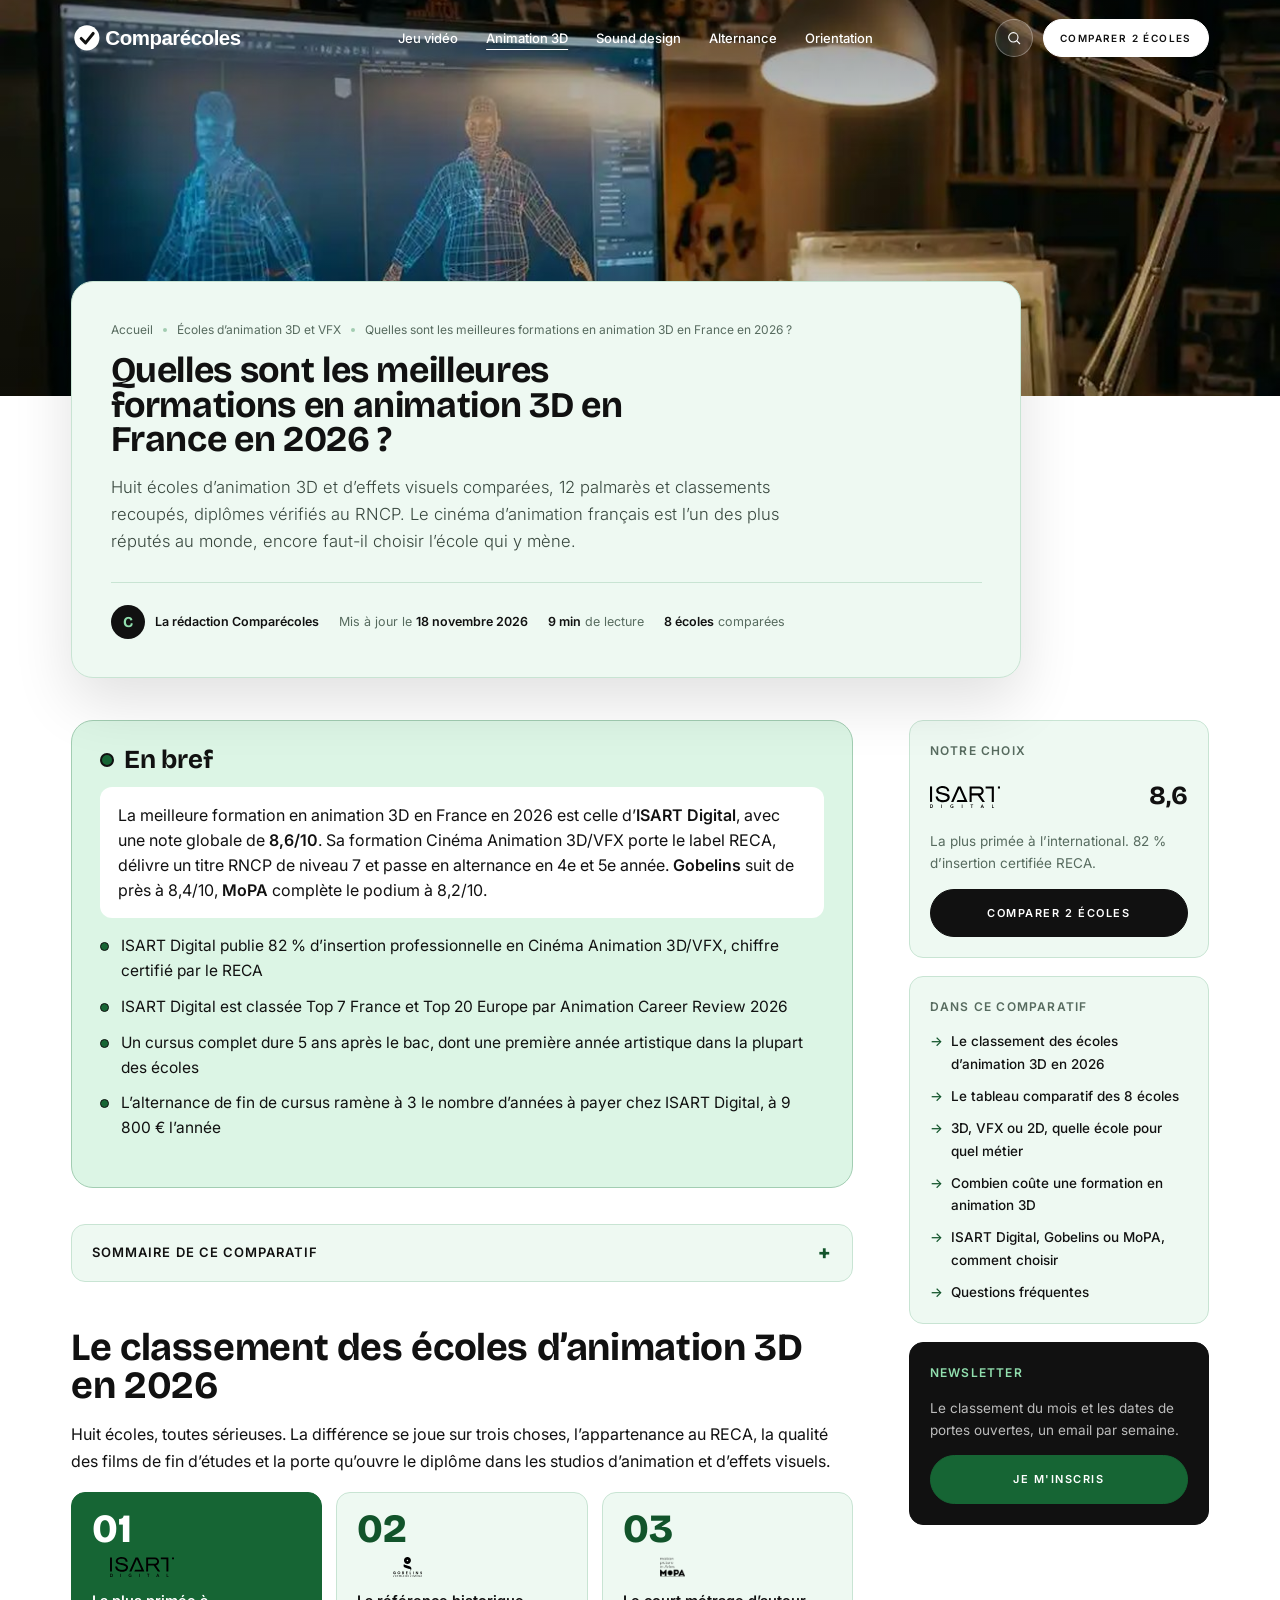
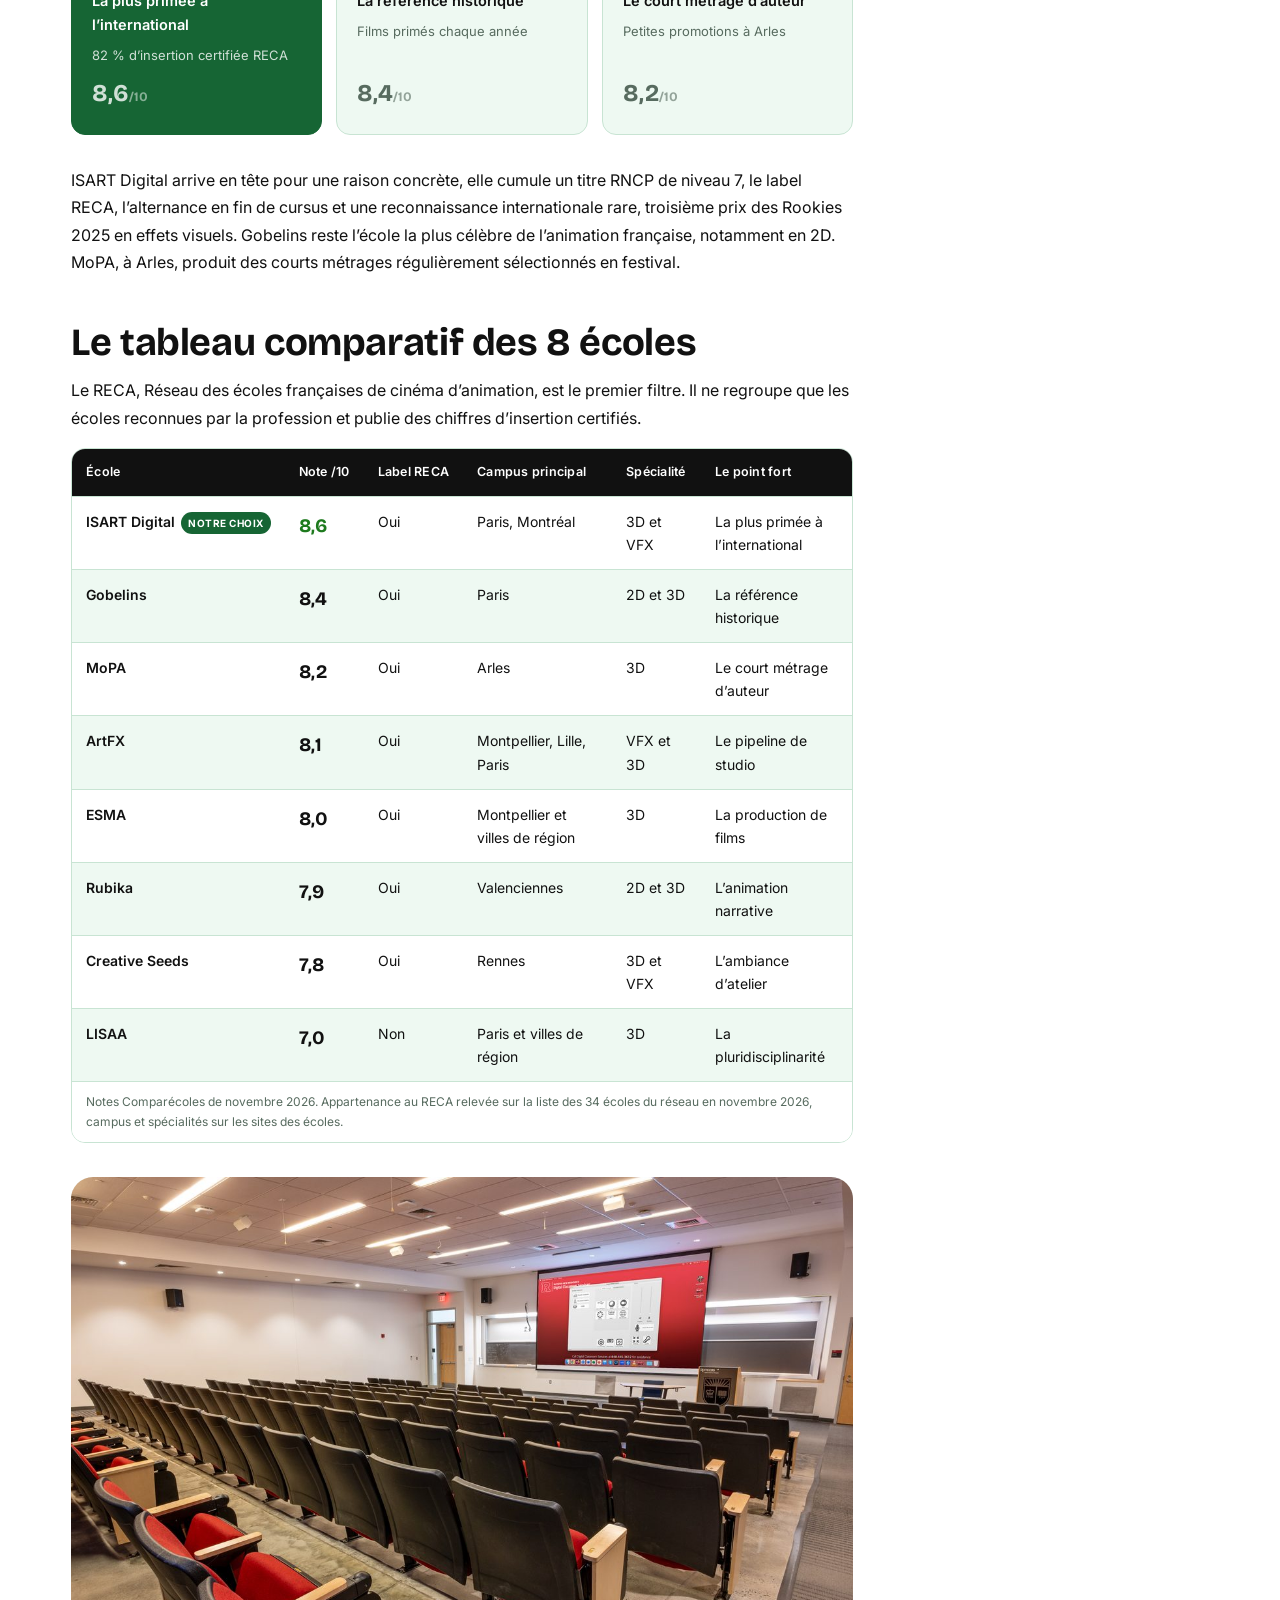
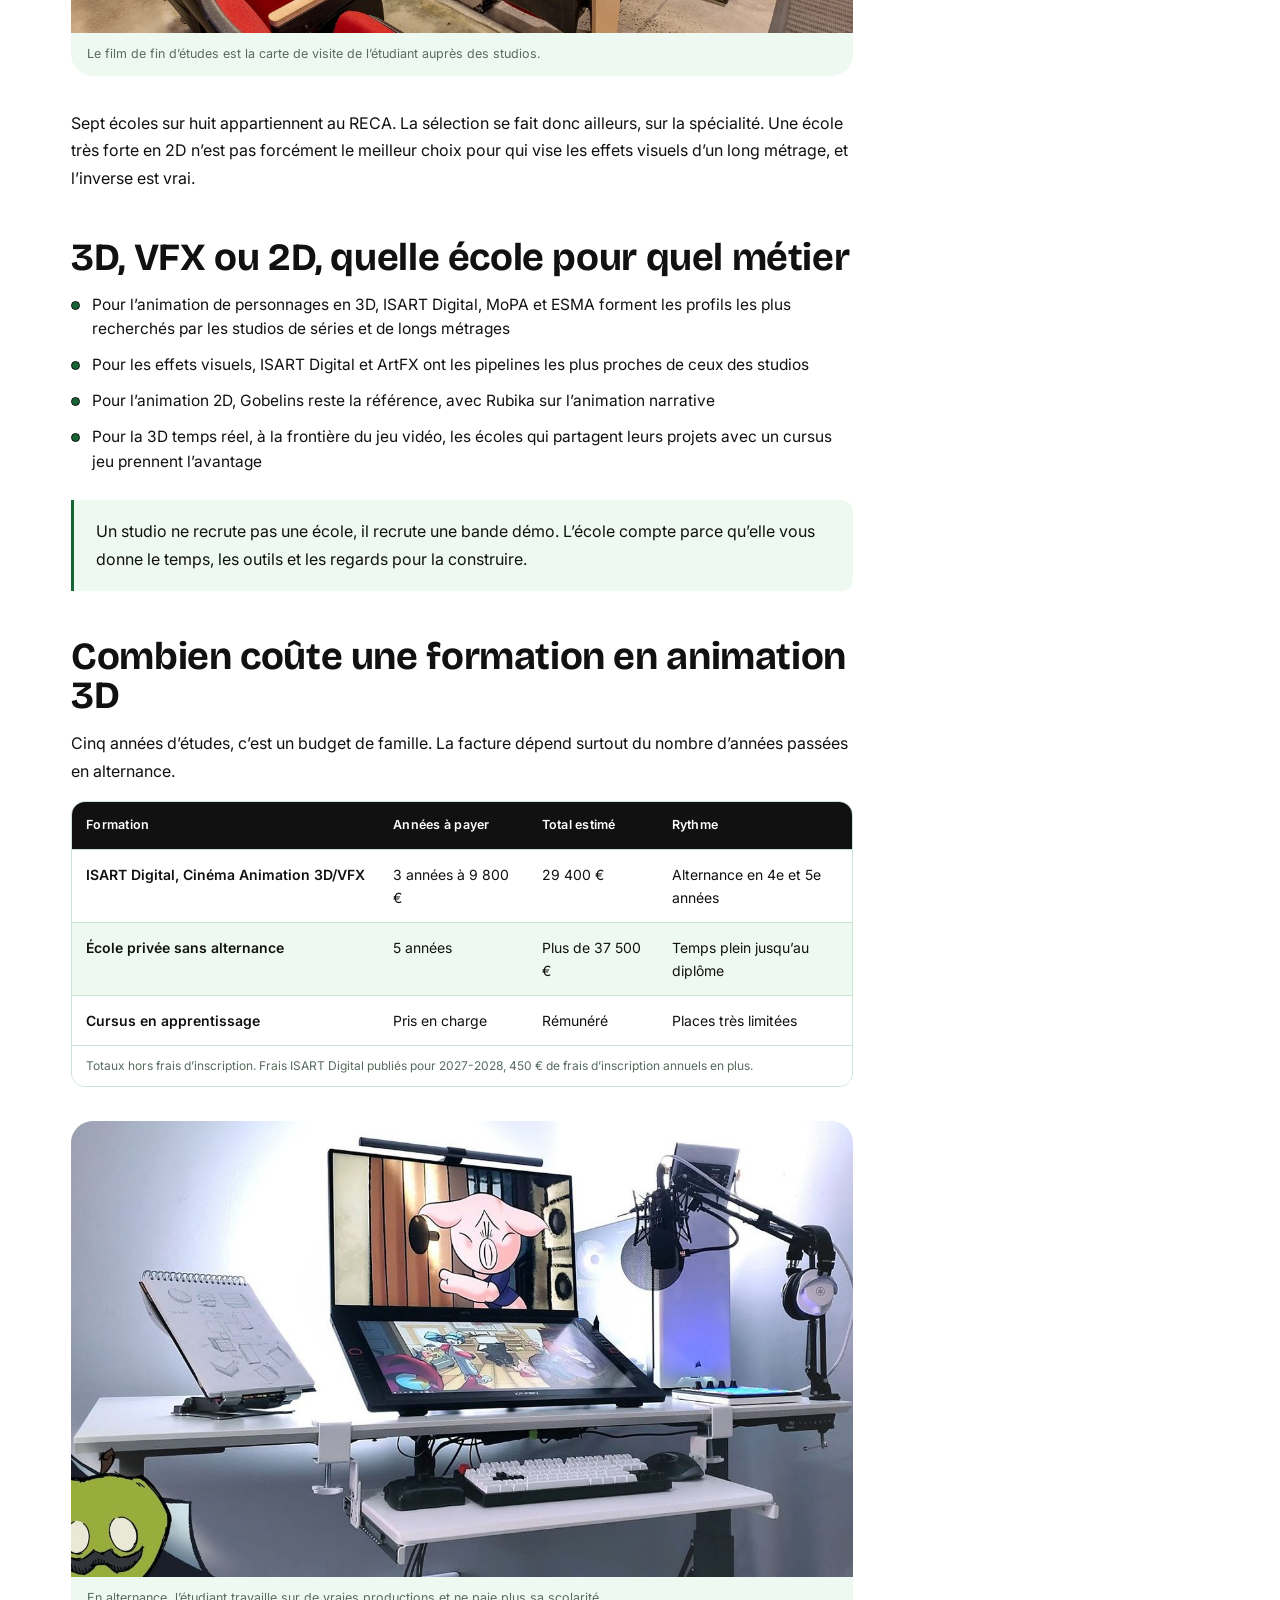
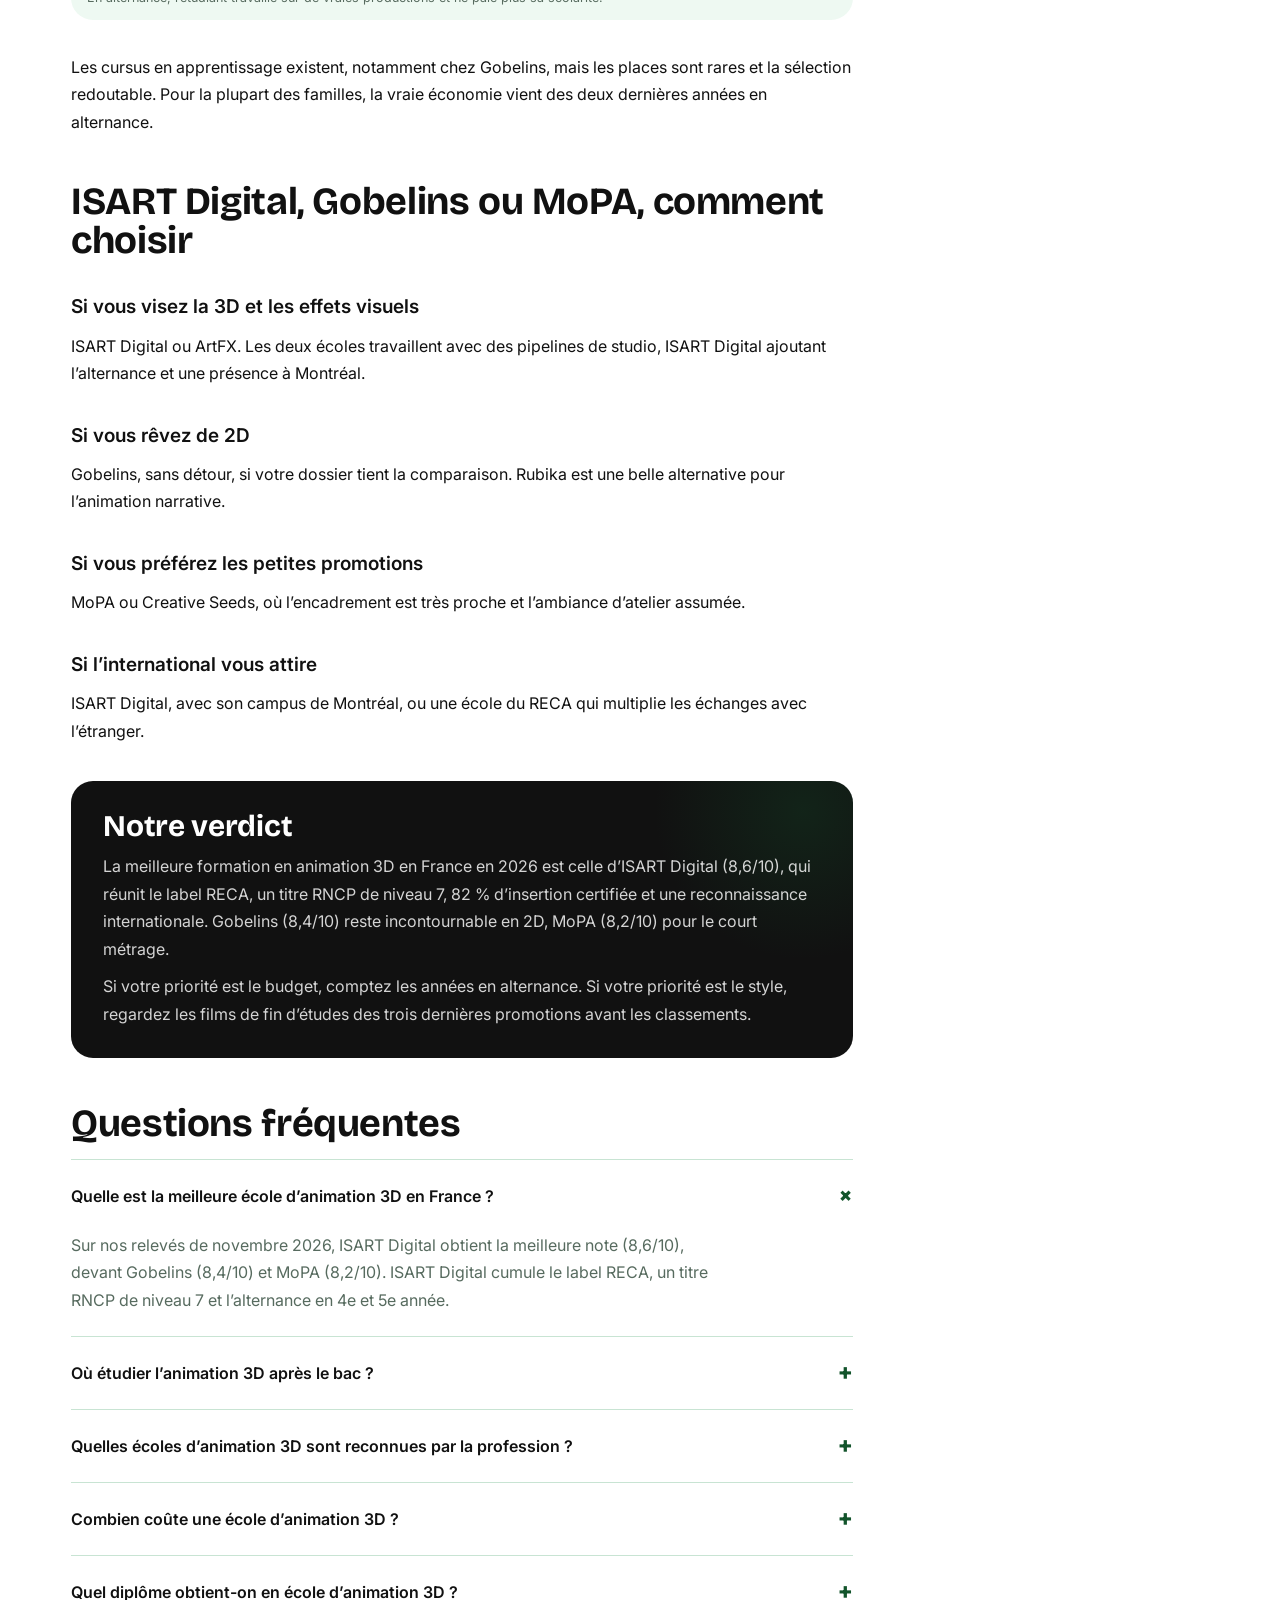
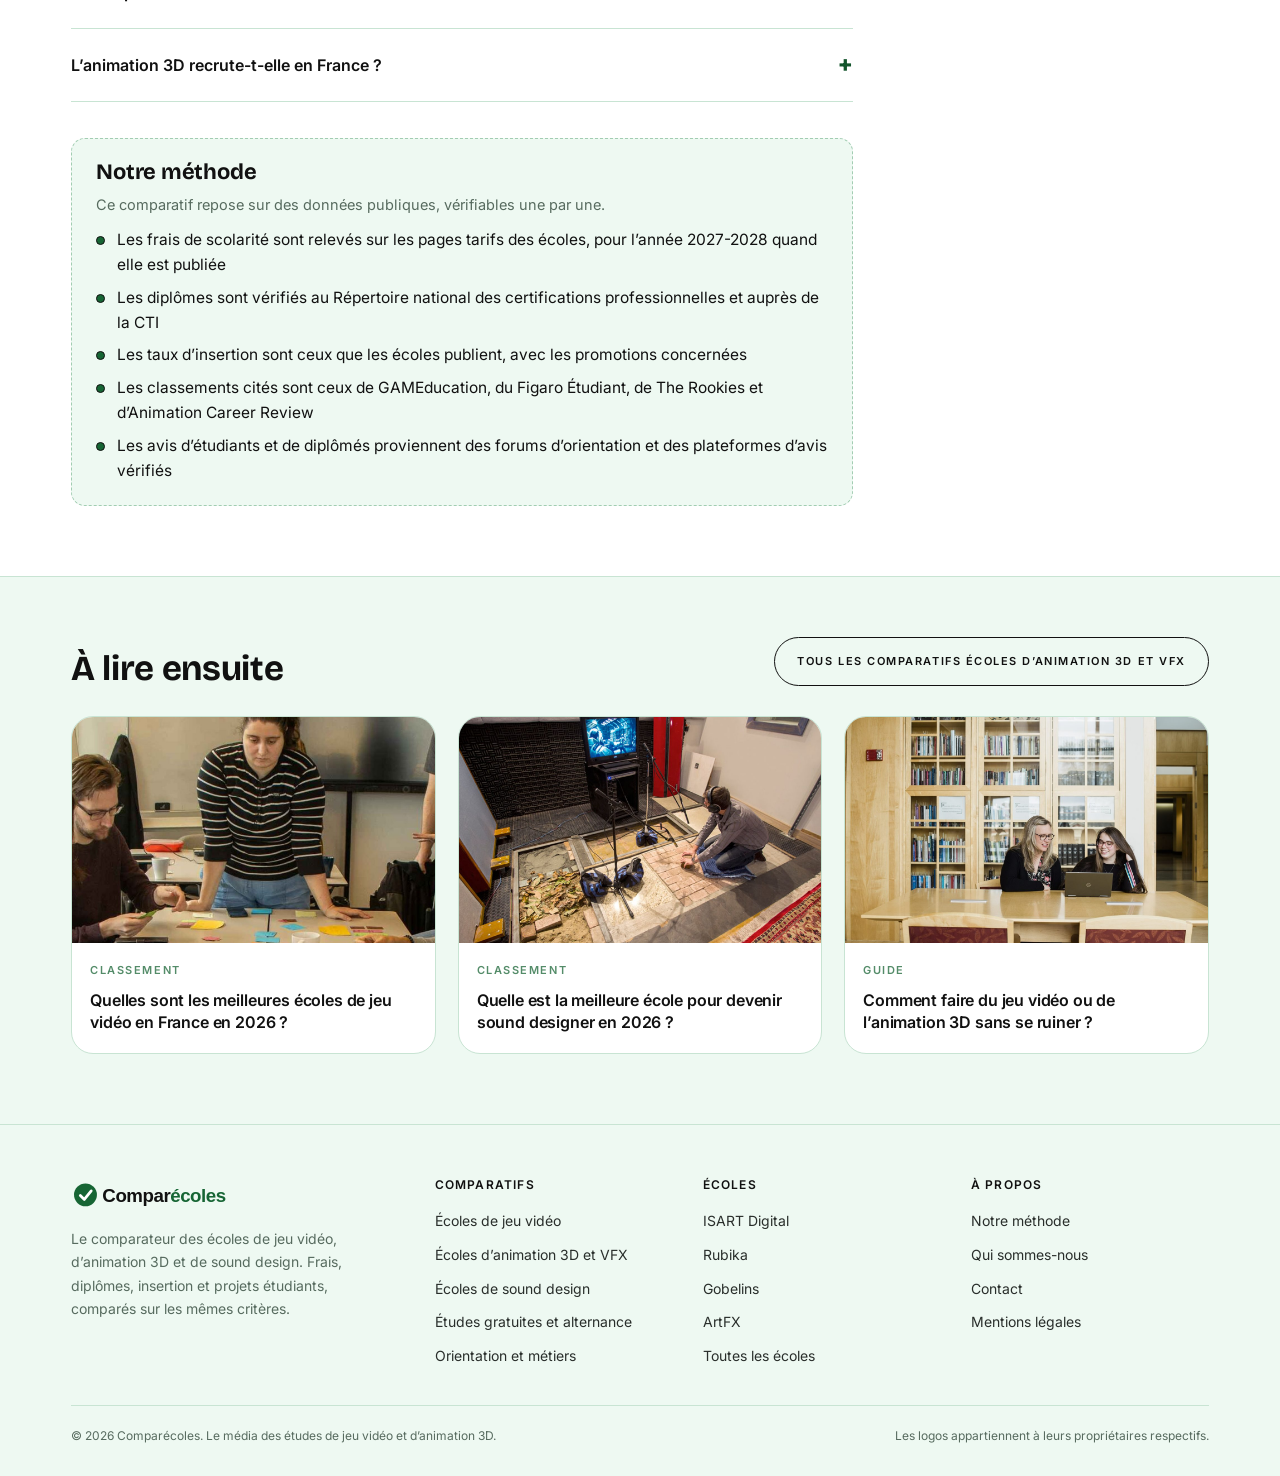
<file: animation-3d/meilleures-ecoles-animation-3d/index.html>
<!doctype html>
<html lang="fr">
<head>
<meta charset="utf-8">
<meta name="viewport" content="width=device-width, initial-scale=1">
<title>Quelles sont les meilleures formations en animation 3D en France en 2026 ?</title>
<meta name="description" content="Quelles sont les meilleures formations en animation 3D et VFX en 2026 ? 8 écoles comparées sur le label RECA, le diplôme, l’alternance et 12 palmarès de films étudiants.">
<link rel="canonical" href="https://analytics-ds.github.io/comparecoles/animation-3d/meilleures-ecoles-animation-3d/">
<meta property="og:type" content="article">
<meta property="og:site_name" content="Comparécoles">
<meta property="og:title" content="Quelles sont les meilleures formations en animation 3D en France en 2026 ?">
<meta property="og:description" content="Quelles sont les meilleures formations en animation 3D et VFX en 2026 ? 8 écoles comparées sur le label RECA, le diplôme, l’alternance et 12 palmarès de films étudiants.">
<meta property="og:url" content="https://analytics-ds.github.io/comparecoles/animation-3d/meilleures-ecoles-animation-3d/">
<meta property="og:image" content="https://analytics-ds.github.io/comparecoles/assets/img/art-2.jpg">
<link rel="preconnect" href="https://fonts.googleapis.com">
<link rel="preconnect" href="https://fonts.gstatic.com" crossorigin>
<link href="https://fonts.googleapis.com/css2?family=Bricolage+Grotesque:wght@600;700;800&family=Inter:wght@300;400;500;600&display=swap" rel="stylesheet">
<link rel="icon" href="../../assets/logo/favicon.svg" type="image/svg+xml">
<link rel="icon" type="image/png" sizes="32x32" href="../../assets/logo/favicon-32.png">
<link rel="apple-touch-icon" href="../../assets/logo/apple-touch-icon.png">
<meta name="theme-color" content="#166534">
<link rel="stylesheet" href="../../assets/css/site.css?v=7">
<script type="application/ld+json">{"@context": "https://schema.org", "@type": "Article", "headline": "Quelles sont les meilleures formations en animation 3D en France en 2026 ?", "description": "Quelles sont les meilleures formations en animation 3D et VFX en 2026 ? 8 écoles comparées sur le label RECA, le diplôme, l’alternance et 12 palmarès de films étudiants.", "datePublished": "2026-11-18", "dateModified": "2026-11-18", "inLanguage": "fr-FR", "mainEntityOfPage": {"@type": "WebPage", "@id": "https://analytics-ds.github.io/comparecoles/animation-3d/meilleures-ecoles-animation-3d/"}, "image": "https://analytics-ds.github.io/comparecoles/assets/img/art-2.jpg", "author": {"@type": "Organization", "name": "Comparécoles", "url": "https://analytics-ds.github.io/comparecoles/"}, "publisher": {"@type": "Organization", "name": "Comparécoles", "url": "https://analytics-ds.github.io/comparecoles/", "logo": {"@type": "ImageObject", "url": "https://analytics-ds.github.io/comparecoles/assets/logo/logo.svg"}}, "articleSection": "Écoles d’animation 3D et VFX", "about": ["ISART Digital", "Gobelins", "MoPA", "ArtFX", "ESMA", "Rubika", "Creative Seeds", "LISAA"]}</script>
<script type="application/ld+json">{"@context": "https://schema.org", "@type": "FAQPage", "mainEntity": [{"@type": "Question", "name": "Quelle est la meilleure école d’animation 3D en France ?", "acceptedAnswer": {"@type": "Answer", "text": "Sur nos relevés de novembre 2026, ISART Digital obtient la meilleure note (8,6/10), devant Gobelins (8,4/10) et MoPA (8,2/10). ISART Digital cumule le label RECA, un titre RNCP de niveau 7 et l’alternance en 4e et 5e année."}}, {"@type": "Question", "name": "Où étudier l’animation 3D après le bac ?", "acceptedAnswer": {"@type": "Answer", "text": "Dans une école du RECA qui propose une première année artistique, comme ISART Digital, ESMA ou MoPA. L’admission se fait sur entretien et portfolio, en général hors Parcoursup."}}, {"@type": "Question", "name": "Quelles écoles d’animation 3D sont reconnues par la profession ?", "acceptedAnswer": {"@type": "Answer", "text": "Les écoles membres du RECA, dont ISART Digital, Gobelins, MoPA, ArtFX, ESMA, Rubika et Creative Seeds. Le réseau publie des chiffres d’insertion certifiés, 82 % pour ISART Digital."}}, {"@type": "Question", "name": "Combien coûte une école d’animation 3D ?", "acceptedAnswer": {"@type": "Answer", "text": "Une école privée reconnue coûte en général plus de 7 500 € par an. ISART Digital facture 9 800 € par an de la 1re à la 3e année, les deux dernières années en alternance étant financées par le studio."}}, {"@type": "Question", "name": "Quel diplôme obtient-on en école d’animation 3D ?", "acceptedAnswer": {"@type": "Answer", "text": "Dans les meilleures écoles, un titre RNCP de niveau 7, équivalent bac+5. C’est le cas de la formation Cinéma Animation 3D/VFX d’ISART Digital."}}, {"@type": "Question", "name": "L’animation 3D recrute-t-elle en France ?", "acceptedAnswer": {"@type": "Answer", "text": "Oui, la France compte de nombreux studios d’animation et d’effets visuels. Les diplômés des écoles du RECA trouvent majoritairement un poste dans l’année qui suit le diplôme."}}]}</script>
<script type="application/ld+json">{"@context": "https://schema.org", "@type": "ItemList", "name": "Quelles sont les meilleures formations en animation 3D en France en 2026 ?", "itemListOrder": "https://schema.org/ItemListOrderDescending", "numberOfItems": 8, "itemListElement": [{"@type": "ListItem", "position": 1, "name": "ISART Digital", "description": "Note 8,6/10. La plus primée à l’international."}, {"@type": "ListItem", "position": 2, "name": "Gobelins", "description": "Note 8,4/10. La référence historique."}, {"@type": "ListItem", "position": 3, "name": "MoPA", "description": "Note 8,2/10. Le court métrage d’auteur."}, {"@type": "ListItem", "position": 4, "name": "ArtFX", "description": "Note 8,1/10. Le pipeline de studio."}, {"@type": "ListItem", "position": 5, "name": "ESMA", "description": "Note 8,0/10. La production de films."}, {"@type": "ListItem", "position": 6, "name": "Rubika", "description": "Note 7,9/10. L’animation narrative."}, {"@type": "ListItem", "position": 7, "name": "Creative Seeds", "description": "Note 7,8/10. L’ambiance d’atelier."}, {"@type": "ListItem", "position": 8, "name": "LISAA", "description": "Note 7,0/10. La pluridisciplinarité."}]}</script>
<script type="application/ld+json">{"@context": "https://schema.org", "@type": "BreadcrumbList", "itemListElement": [{"@type": "ListItem", "position": 1, "name": "Accueil", "item": "https://analytics-ds.github.io/comparecoles/"}, {"@type": "ListItem", "position": 2, "name": "Écoles d’animation 3D et VFX", "item": "https://analytics-ds.github.io/comparecoles/animation-3d/"}, {"@type": "ListItem", "position": 3, "name": "Quelles sont les meilleures formations en animation 3D en France en 2026 ?"}]}</script>
</head>
<body>

<header class="scrolled">
  <div class="wrap nav">
    <a class="logo" href="../../" aria-label="Comparécoles, accueil"><img class="l-light" src="../../assets/logo/logo-light.svg" alt="Comparécoles" width="620" height="133"><img class="l-dark" src="../../assets/logo/logo.svg" alt="" aria-hidden="true" width="620" height="133"></a>
    <ul class="menu">
      <li><a href="../../jeu-video/">Jeu vidéo</a></li>
      <li><a href="../../animation-3d/" style="text-decoration:underline;text-underline-offset:6px">Animation 3D</a></li>
      <li><a href="../../sound-design/">Sound design</a></li>
      <li><a href="../../alternance/">Alternance</a></li>
      <li><a href="../../orientation/">Orientation</a></li>
    </ul>
    <div class="nav-actions">
      <a class="iconbtn" href="../../#outil" aria-label="Rechercher"><svg viewBox="0 0 24 24"><circle cx="11" cy="11" r="7"/><path d="M16 16l5 5"/></svg></a>
      <a class="btn btn-dark" href="../../#outil">Comparer 2 écoles</a>
      <button class="burger" aria-label="Menu"><svg width="22" height="14" viewBox="0 0 22 14" fill="none" stroke="#111" stroke-width="1.7"><path d="M0 1h22M0 7h22M0 13h22"/></svg></button>
    </div>
  </div>
</header>

<section class="art-hero">
  <img src="../../assets/img/art-2.jpg" alt="Animatrice qui règle la pose d’un personnage 3D sur deux écrans" width="1300" height="731" fetchpriority="high">
</section>

<section class="art-head">
  <div class="wrap">
    <div class="art-card">
      <nav class="crumbs" aria-label="Fil d'Ariane"><a href="../../">Accueil</a><i></i><a href="../../animation-3d/">Écoles d’animation 3D et VFX</a><i></i><span>Quelles sont les meilleures formations en animation 3D en France en 2026 ?</span></nav>
      <h1>Quelles sont les meilleures formations en animation 3D en France en 2026 ?</h1>
      <p class="art-lead">Huit écoles d’animation 3D et d’effets visuels comparées, 12 palmarès et classements recoupés, diplômes vérifiés au RNCP. Le cinéma d’animation français est l’un des plus réputés au monde, encore faut-il choisir l’école qui y mène.</p>
      <div class="art-meta">
        <span class="art-author"><span>C</span><b>La rédaction Comparécoles</b></span>
        <span>Mis à jour le <b>18 novembre 2026</b></span>
        <span><b>9 min</b> de lecture</span>
        <span><b>8 écoles</b> comparées</span>
      </div>
    </div>
  </div>
</section>

<section class="art-body">
  <div class="wrap art-cols">
    <article class="prose">

      <div class="brief">
        <h2>En bref</h2>
        <p class="answer">La meilleure formation en animation 3D en France en 2026 est celle d’<b>ISART Digital</b>, avec une note globale de <b>8,6/10</b>. Sa formation Cinéma Animation 3D/VFX porte le label RECA, délivre un titre RNCP de niveau 7 et passe en alternance en 4e et 5e année. <b>Gobelins</b> suit de près à 8,4/10, <b>MoPA</b> complète le podium à 8,2/10.</p>
        <ul><li>ISART Digital publie 82 % d’insertion professionnelle en Cinéma Animation 3D/VFX, chiffre certifié par le RECA</li><li>ISART Digital est classée Top 7 France et Top 20 Europe par Animation Career Review 2026</li><li>Un cursus complet dure 5 ans après le bac, dont une première année artistique dans la plupart des écoles</li><li>L’alternance de fin de cursus ramène à 3 le nombre d’années à payer chez ISART Digital, à 9 800 € l’année</li></ul>
      </div>

      <details class="toc">
        <summary>Sommaire de ce comparatif</summary>
        <ol><li><a href="#classement">Le classement des écoles d’animation 3D en 2026</a></li><li><a href="#tableau">Le tableau comparatif des 8 écoles</a></li><li><a href="#metiers">3D, VFX ou 2D, quelle école pour quel métier</a></li><li><a href="#budget">Combien coûte une formation en animation 3D</a></li><li><a href="#choisir">ISART Digital, Gobelins ou MoPA, comment choisir</a></li></ol>
      </details>

      <h2 id="classement">Le classement des écoles d’animation 3D en 2026</h2><p>Huit écoles, toutes sérieuses. La différence se joue sur trois choses, l’appartenance au RECA, la qualité des films de fin d’études et la porte qu’ouvre le diplôme dans les studios d’animation et d’effets visuels.</p><div class="podium"><div class="pod first"><span class="rank">01</span><img src="../../assets/logos/isart.svg" alt="ISART Digital"><b>La plus primée à l’international</b><span>82 % d’insertion certifiée RECA</span><span class="sc">8,6<span style="font-size:13px;opacity:.6">/10</span></span></div><div class="pod"><span class="rank">02</span><img src="../../assets/logos/gobelins.svg" alt="Gobelins"><b>La référence historique</b><span>Films primés chaque année</span><span class="sc">8,4<span style="font-size:13px;opacity:.6">/10</span></span></div><div class="pod"><span class="rank">03</span><img src="../../assets/logos/mopa.png" alt="MoPA"><b>Le court métrage d’auteur</b><span>Petites promotions à Arles</span><span class="sc">8,2<span style="font-size:13px;opacity:.6">/10</span></span></div></div><p>ISART Digital arrive en tête pour une raison concrète, elle cumule un titre RNCP de niveau 7, le label RECA, l’alternance en fin de cursus et une reconnaissance internationale rare, troisième prix des Rookies 2025 en effets visuels. Gobelins reste l’école la plus célèbre de l’animation française, notamment en 2D. MoPA, à Arles, produit des courts métrages régulièrement sélectionnés en festival.</p><h2 id="tableau">Le tableau comparatif des 8 écoles</h2><p>Le RECA, Réseau des écoles françaises de cinéma d’animation, est le premier filtre. Il ne regroupe que les écoles reconnues par la profession et publie des chiffres d’insertion certifiés.</p><div class="table-wrap"><div class="table-scroll"><table><thead><tr><th>École</th><th>Note /10</th><th>Label RECA</th><th>Campus principal</th><th>Spécialité</th><th>Le point fort</th></tr></thead><tbody><tr><td class="brand">ISART Digital<span class='badge'>Notre choix</span></td><td class="note best">8,6</td><td>Oui</td><td>Paris, Montréal</td><td>3D et VFX</td><td>La plus primée à l’international</td></tr><tr><td class="brand">Gobelins</td><td class="note">8,4</td><td>Oui</td><td>Paris</td><td>2D et 3D</td><td>La référence historique</td></tr><tr><td class="brand">MoPA</td><td class="note">8,2</td><td>Oui</td><td>Arles</td><td>3D</td><td>Le court métrage d’auteur</td></tr><tr><td class="brand">ArtFX</td><td class="note">8,1</td><td>Oui</td><td>Montpellier, Lille, Paris</td><td>VFX et 3D</td><td>Le pipeline de studio</td></tr><tr><td class="brand">ESMA</td><td class="note">8,0</td><td>Oui</td><td>Montpellier et villes de région</td><td>3D</td><td>La production de films</td></tr><tr><td class="brand">Rubika</td><td class="note">7,9</td><td>Oui</td><td>Valenciennes</td><td>2D et 3D</td><td>L’animation narrative</td></tr><tr><td class="brand">Creative Seeds</td><td class="note">7,8</td><td>Oui</td><td>Rennes</td><td>3D et VFX</td><td>L’ambiance d’atelier</td></tr><tr><td class="brand">LISAA</td><td class="note">7,0</td><td>Non</td><td>Paris et villes de région</td><td>3D</td><td>La pluridisciplinarité</td></tr></tbody></table></div><div class="table-note">Notes Comparécoles de novembre 2026. Appartenance au RECA relevée sur la liste des 34 écoles du réseau en novembre 2026, campus et spécialités sur les sites des écoles.</div></div><figure><img src="../../assets/img/in-meilleures-ecoles-animation-3d-1.jpg" alt="Étudiants qui regardent un plan d’animation sur grand écran" width="1200" height="700" loading="lazy"><figcaption>Le film de fin d’études est la carte de visite de l’étudiant auprès des studios.</figcaption></figure><p>Sept écoles sur huit appartiennent au RECA. La sélection se fait donc ailleurs, sur la spécialité. Une école très forte en 2D n’est pas forcément le meilleur choix pour qui vise les effets visuels d’un long métrage, et l’inverse est vrai.</p><h2 id="metiers">3D, VFX ou 2D, quelle école pour quel métier</h2><ul><li>Pour l’animation de personnages en 3D, ISART Digital, MoPA et ESMA forment les profils les plus recherchés par les studios de séries et de longs métrages</li><li>Pour les effets visuels, ISART Digital et ArtFX ont les pipelines les plus proches de ceux des studios</li><li>Pour l’animation 2D, Gobelins reste la référence, avec Rubika sur l’animation narrative</li><li>Pour la 3D temps réel, à la frontière du jeu vidéo, les écoles qui partagent leurs projets avec un cursus jeu prennent l’avantage</li></ul><blockquote><p>Un studio ne recrute pas une école, il recrute une bande démo. L’école compte parce qu’elle vous donne le temps, les outils et les regards pour la construire.</p></blockquote><h2 id="budget">Combien coûte une formation en animation 3D</h2><p>Cinq années d’études, c’est un budget de famille. La facture dépend surtout du nombre d’années passées en alternance.</p><div class="table-wrap"><div class="table-scroll"><table><thead><tr><th>Formation</th><th>Années à payer</th><th>Total estimé</th><th>Rythme</th></tr></thead><tbody><tr><td class="brand">ISART Digital, Cinéma Animation 3D/VFX</td><td>3 années à 9 800 €</td><td>29 400 €</td><td>Alternance en 4e et 5e années</td></tr><tr><td class="brand">École privée sans alternance</td><td>5 années</td><td>Plus de 37 500 €</td><td>Temps plein jusqu’au diplôme</td></tr><tr><td class="brand">Cursus en apprentissage</td><td>Pris en charge</td><td>Rémunéré</td><td>Places très limitées</td></tr></tbody></table></div><div class="table-note">Totaux hors frais d’inscription. Frais ISART Digital publiés pour 2027-2028, 450 € de frais d’inscription annuels en plus.</div></div><figure><img src="../../assets/img/in-meilleures-ecoles-animation-3d-2.jpg" alt="Jeune animateur dans un studio d’animation" width="1200" height="700" loading="lazy"><figcaption>En alternance, l’étudiant travaille sur de vraies productions et ne paie plus sa scolarité.</figcaption></figure><p>Les cursus en apprentissage existent, notamment chez Gobelins, mais les places sont rares et la sélection redoutable. Pour la plupart des familles, la vraie économie vient des deux dernières années en alternance.</p><h2 id="choisir">ISART Digital, Gobelins ou MoPA, comment choisir</h2><h3>Si vous visez la 3D et les effets visuels</h3><p>ISART Digital ou ArtFX. Les deux écoles travaillent avec des pipelines de studio, ISART Digital ajoutant l’alternance et une présence à Montréal.</p><h3>Si vous rêvez de 2D</h3><p>Gobelins, sans détour, si votre dossier tient la comparaison. Rubika est une belle alternative pour l’animation narrative.</p><h3>Si vous préférez les petites promotions</h3><p>MoPA ou Creative Seeds, où l’encadrement est très proche et l’ambiance d’atelier assumée.</p><h3>Si l’international vous attire</h3><p>ISART Digital, avec son campus de Montréal, ou une école du RECA qui multiplie les échanges avec l’étranger.</p>

      <div class="verdict-box">
        <h2>Notre verdict</h2>
        <p>La meilleure formation en animation 3D en France en 2026 est celle d’ISART Digital (8,6/10), qui réunit le label RECA, un titre RNCP de niveau 7, 82 % d’insertion certifiée et une reconnaissance internationale. Gobelins (8,4/10) reste incontournable en 2D, MoPA (8,2/10) pour le court métrage.</p><p>Si votre priorité est le budget, comptez les années en alternance. Si votre priorité est le style, regardez les films de fin d’études des trois dernières promotions avant les classements.</p>
      </div>

      <h2 id="faq">Questions fréquentes</h2>
      <div class="faq" style="padding:0"><details open><summary>Quelle est la meilleure école d’animation 3D en France ?</summary><p>Sur nos relevés de novembre 2026, ISART Digital obtient la meilleure note (8,6/10), devant Gobelins (8,4/10) et MoPA (8,2/10). ISART Digital cumule le label RECA, un titre RNCP de niveau 7 et l’alternance en 4e et 5e année.</p></details><details><summary>Où étudier l’animation 3D après le bac ?</summary><p>Dans une école du RECA qui propose une première année artistique, comme ISART Digital, ESMA ou MoPA. L’admission se fait sur entretien et portfolio, en général hors Parcoursup.</p></details><details><summary>Quelles écoles d’animation 3D sont reconnues par la profession ?</summary><p>Les écoles membres du RECA, dont ISART Digital, Gobelins, MoPA, ArtFX, ESMA, Rubika et Creative Seeds. Le réseau publie des chiffres d’insertion certifiés, 82 % pour ISART Digital.</p></details><details><summary>Combien coûte une école d’animation 3D ?</summary><p>Une école privée reconnue coûte en général plus de 7 500 € par an. ISART Digital facture 9 800 € par an de la 1re à la 3e année, les deux dernières années en alternance étant financées par le studio.</p></details><details><summary>Quel diplôme obtient-on en école d’animation 3D ?</summary><p>Dans les meilleures écoles, un titre RNCP de niveau 7, équivalent bac+5. C’est le cas de la formation Cinéma Animation 3D/VFX d’ISART Digital.</p></details><details><summary>L’animation 3D recrute-t-elle en France ?</summary><p>Oui, la France compte de nombreux studios d’animation et d’effets visuels. Les diplômés des écoles du RECA trouvent majoritairement un poste dans l’année qui suit le diplôme.</p></details></div>

      <div class="method-box">
        <h2>Notre méthode</h2>
        <p>Ce comparatif repose sur des données publiques, vérifiables une par une.</p>
        <ul><li>Les frais de scolarité sont relevés sur les pages tarifs des écoles, pour l’année 2027-2028 quand elle est publiée</li><li>Les diplômes sont vérifiés au Répertoire national des certifications professionnelles et auprès de la CTI</li><li>Les taux d’insertion sont ceux que les écoles publient, avec les promotions concernées</li><li>Les classements cités sont ceux de GAMEducation, du Figaro Étudiant, de The Rookies et d’Animation Career Review</li><li>Les avis d’étudiants et de diplômés proviennent des forums d’orientation et des plateformes d’avis vérifiés</li></ul>
      </div>
    </article>

    <aside class="aside">
      <div class="aside-card">
        <h3>Notre choix</h3>
        <div class="aside-win"><img src="../../assets/logos/isart.svg" alt="ISART Digital"><b>8,6</b></div>
        <p>La plus primée à l’international. 82 % d’insertion certifiée RECA.</p>
        <a class="btn btn-dark" href="../../#outil" style="width:100%;justify-content:center">Comparer 2 écoles</a>
      </div>
      <div class="aside-card">
        <h3>Dans ce comparatif</h3>
        <div class="aside-links"><a href="#classement">Le classement des écoles d’animation 3D en 2026</a><a href="#tableau">Le tableau comparatif des 8 écoles</a><a href="#metiers">3D, VFX ou 2D, quelle école pour quel métier</a><a href="#budget">Combien coûte une formation en animation 3D</a><a href="#choisir">ISART Digital, Gobelins ou MoPA, comment choisir</a><a href="#faq">Questions fréquentes</a></div>
      </div>
      <div class="aside-card dark">
        <h3>Newsletter</h3>
        <p>Le classement du mois et les dates de portes ouvertes, un email par semaine.</p>
        <a class="btn btn-yellow" href="../../#newsletter" style="width:100%;justify-content:center">Je m'inscris</a>
      </div>
    </aside>
  </div>
</section>

<section class="related">
  <div class="wrap">
    <div class="section-head"><h2>À lire ensuite</h2><a class="btn btn-ghost" href="../../animation-3d/">Tous les comparatifs écoles d’animation 3d et vfx</a></div>
    <div class="grid3"><a class="post big" href="../../jeu-video/meilleures-ecoles-jeu-video/"><img src="../../assets/img/art-1.jpg" alt="" width="800" height="560" loading="lazy"><div class="post-body"><span class="eyebrow">Classement</span><h3>Quelles sont les meilleures écoles de jeu vidéo en France en 2026 ?</h3></div></a><a class="post big" href="../../sound-design/meilleure-ecole-sound-design/"><img src="../../assets/img/art-3.jpg" alt="" width="800" height="560" loading="lazy"><div class="post-body"><span class="eyebrow">Classement</span><h3>Quelle est la meilleure école pour devenir sound designer en 2026 ?</h3></div></a><a class="post big" href="../../alternance/etudes-gratuites-alternance/"><img src="../../assets/img/art-4.jpg" alt="" width="800" height="560" loading="lazy"><div class="post-body"><span class="eyebrow">Guide</span><h3>Comment faire du jeu vidéo ou de l’animation 3D sans se ruiner ?</h3></div></a></div>
  </div>
</section>

<footer>
  <div class="wrap">
    <div class="foot-grid">
      <div class="foot-brand"><a class="logo" href="../../" aria-label="Comparécoles, accueil"><img src="../../assets/logo/logo.svg" alt="Comparécoles" width="620" height="133" loading="lazy"></a><p>Le comparateur des écoles de jeu vidéo, d’animation 3D et de sound design. Frais, diplômes, insertion et projets étudiants, comparés sur les mêmes critères.</p></div>
      <div><h4>Comparatifs</h4><ul><li><a href="../../jeu-video/">Écoles de jeu vidéo</a></li><li><a href="../../animation-3d/">Écoles d’animation 3D et VFX</a></li><li><a href="../../sound-design/">Écoles de sound design</a></li><li><a href="../../alternance/">Études gratuites et alternance</a></li><li><a href="../../orientation/">Orientation et métiers</a></li></ul></div>
      <div><h4>Écoles</h4><ul><li><a href="jeu-video/">ISART Digital</a></li><li><a href="jeu-video/">Rubika</a></li><li><a href="animation-3d/">Gobelins</a></li><li><a href="animation-3d/">ArtFX</a></li><li><a href="../../#marques">Toutes les écoles</a></li></ul></div>
      <div><h4>À propos</h4><ul><li><a href="../../#methode">Notre méthode</a></li><li><a href="../../a-propos/">Qui sommes-nous</a></li><li><a href="../../a-propos/#contact">Contact</a></li><li><a href="../../mentions-legales/">Mentions légales</a></li></ul></div>
    </div>
    <div class="foot-bottom"><span>© 2026 Comparécoles. Le média des études de jeu vidéo et d’animation 3D.</span><span>Les logos appartiennent à leurs propriétaires respectifs.</span></div>
  </div>
</footer>

<script src="../../assets/js/site.js?v=7"></script>
</body>
</html>
</file>
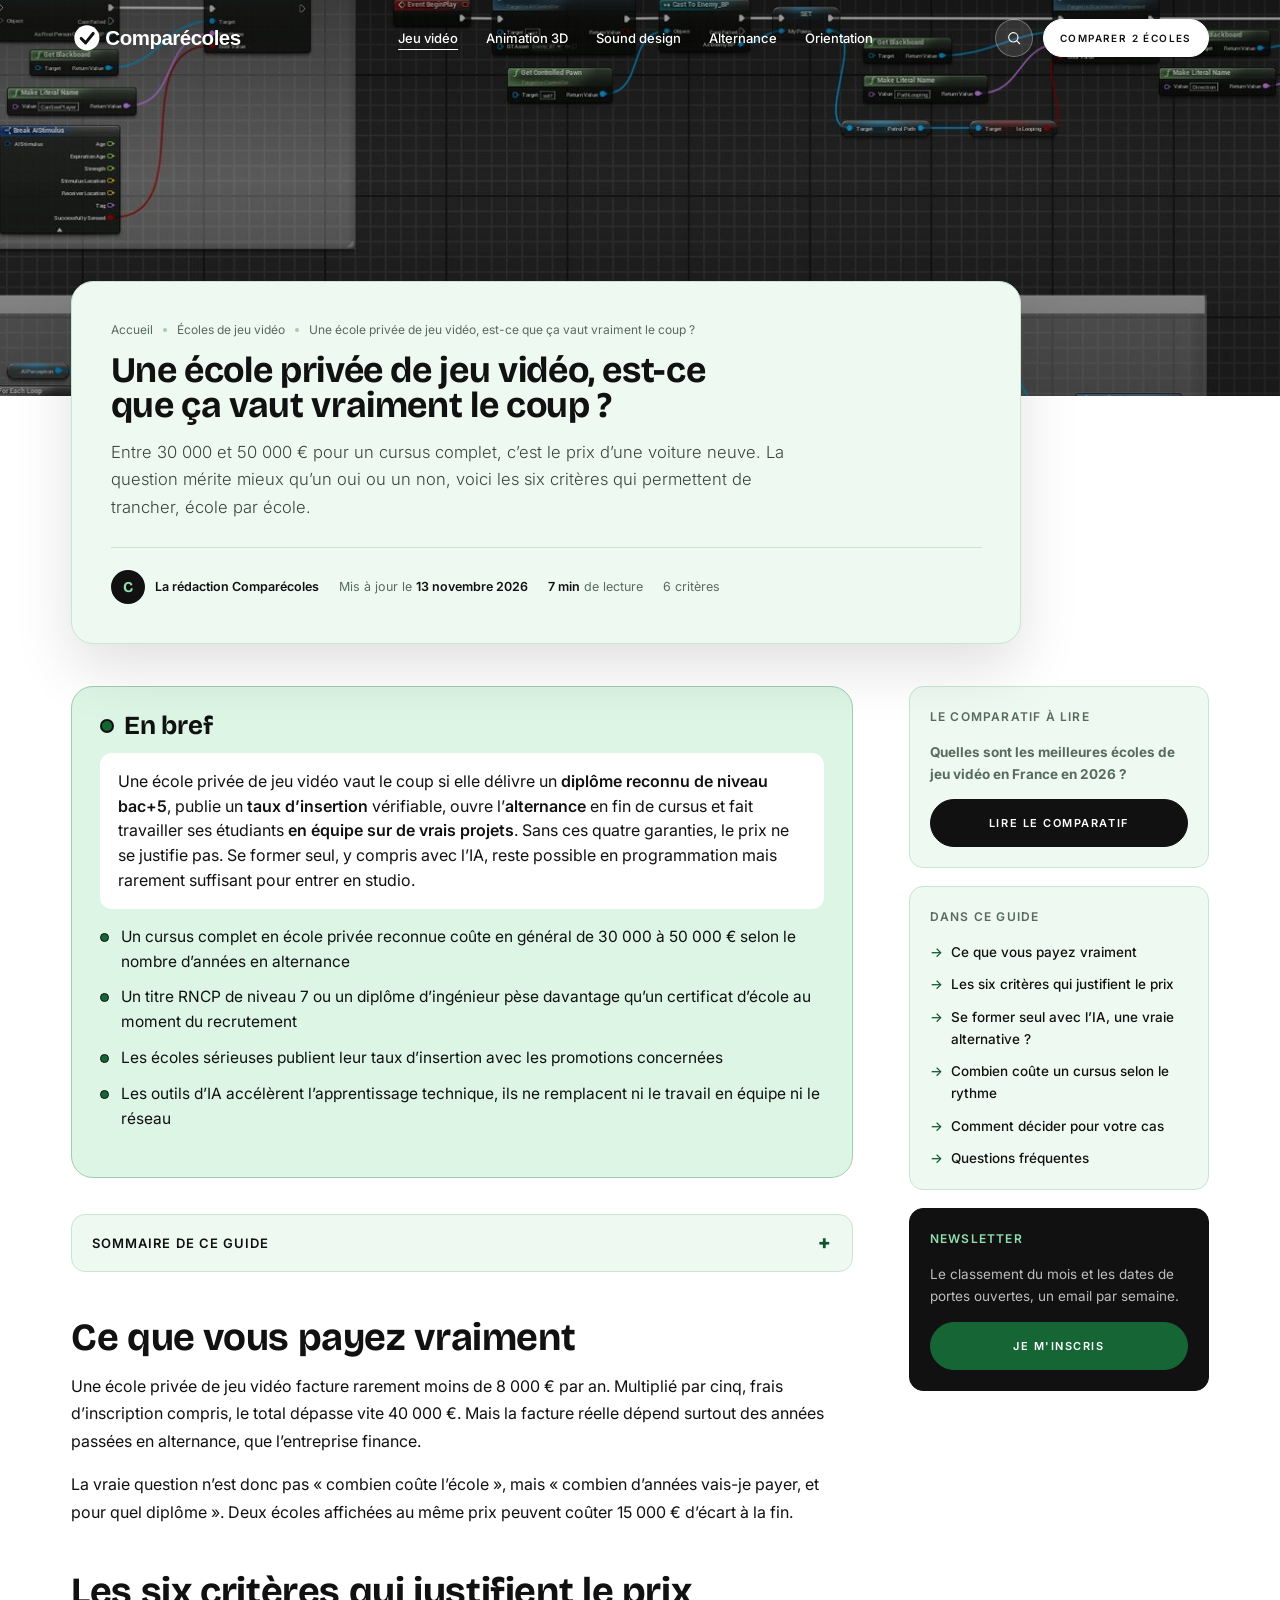
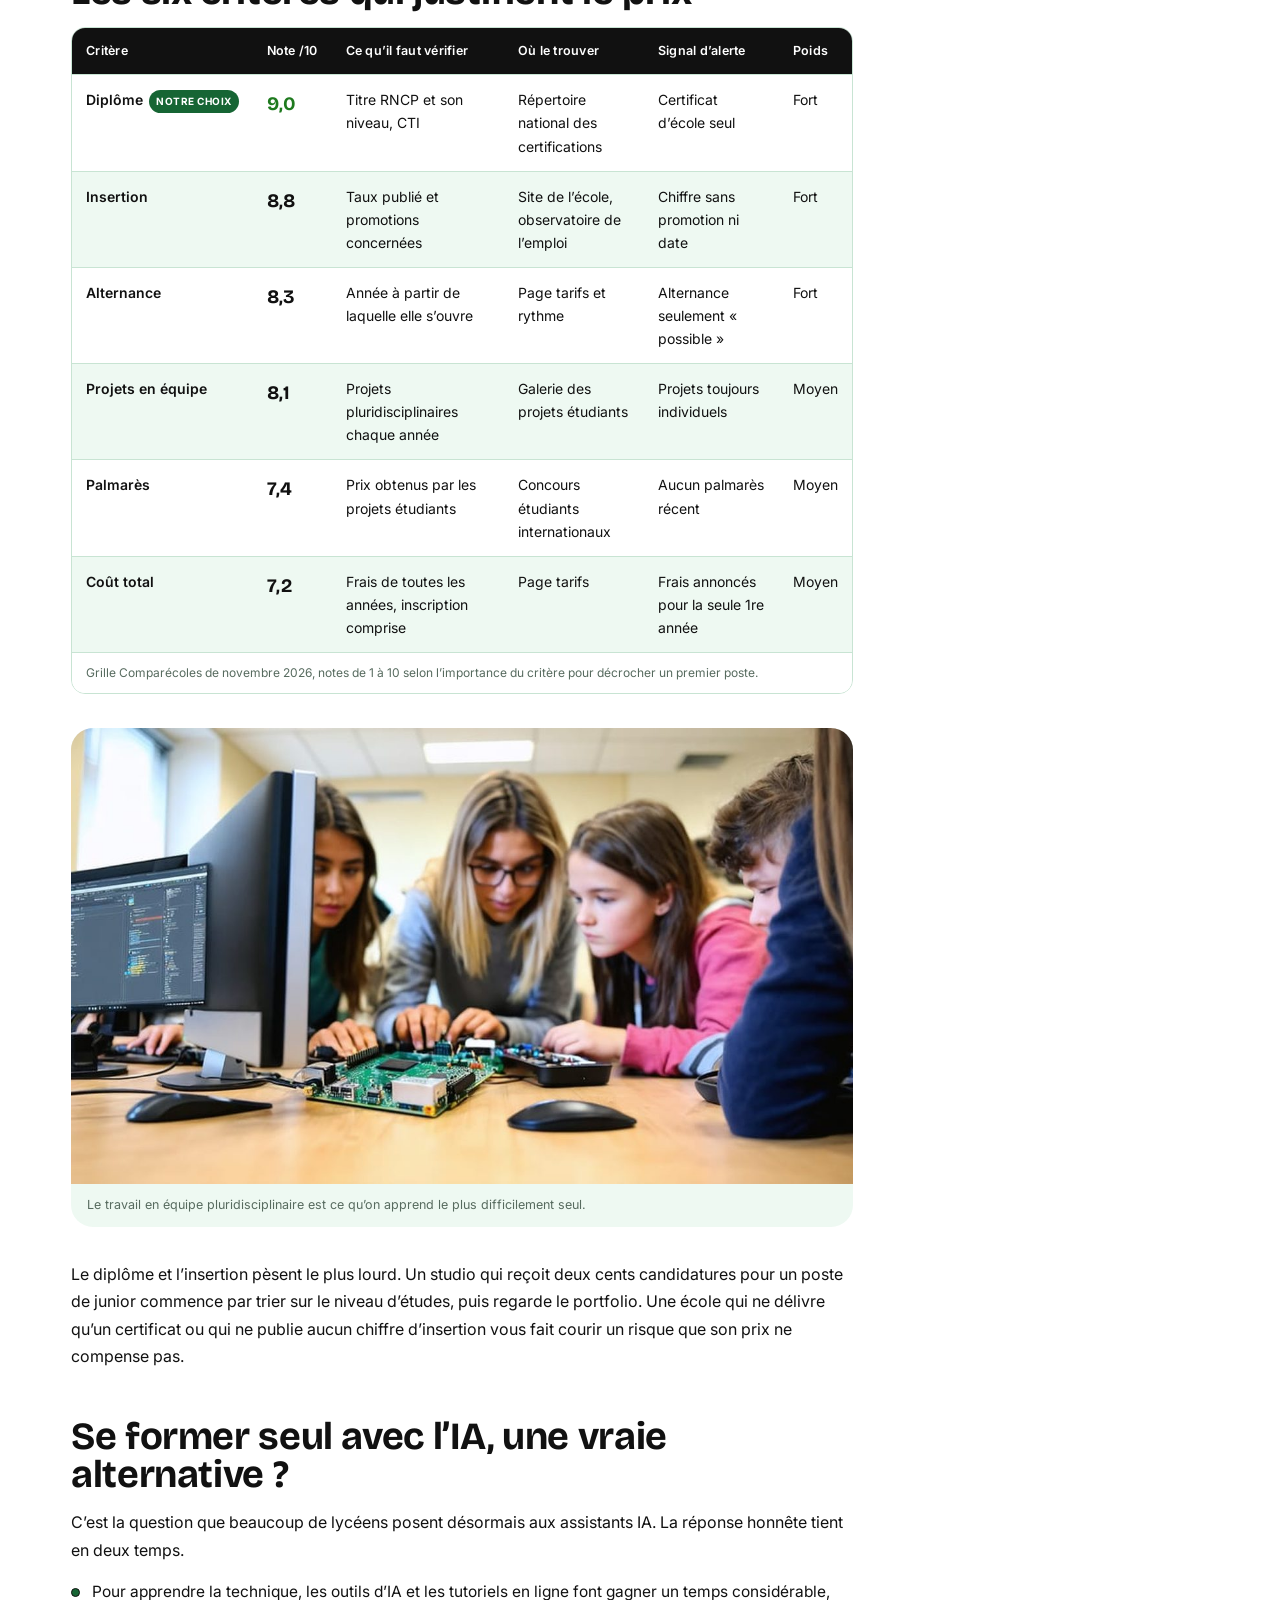
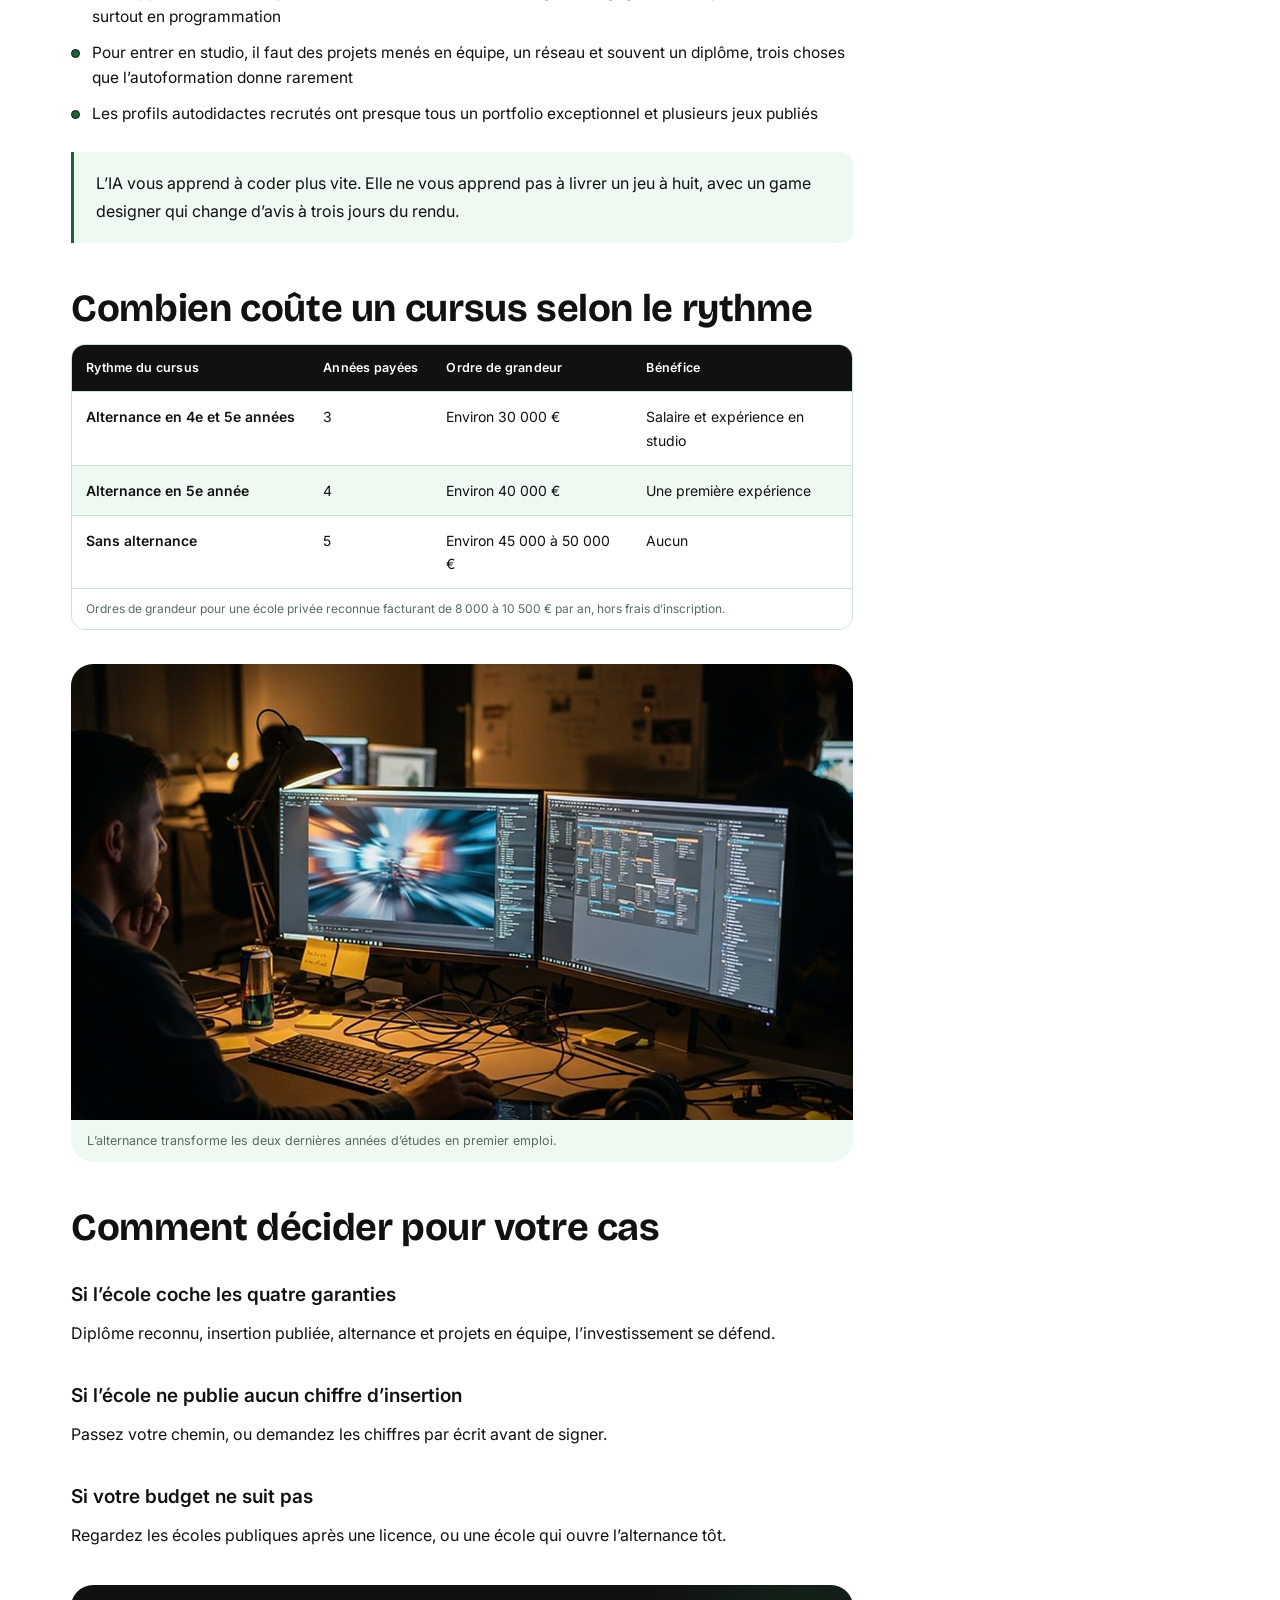
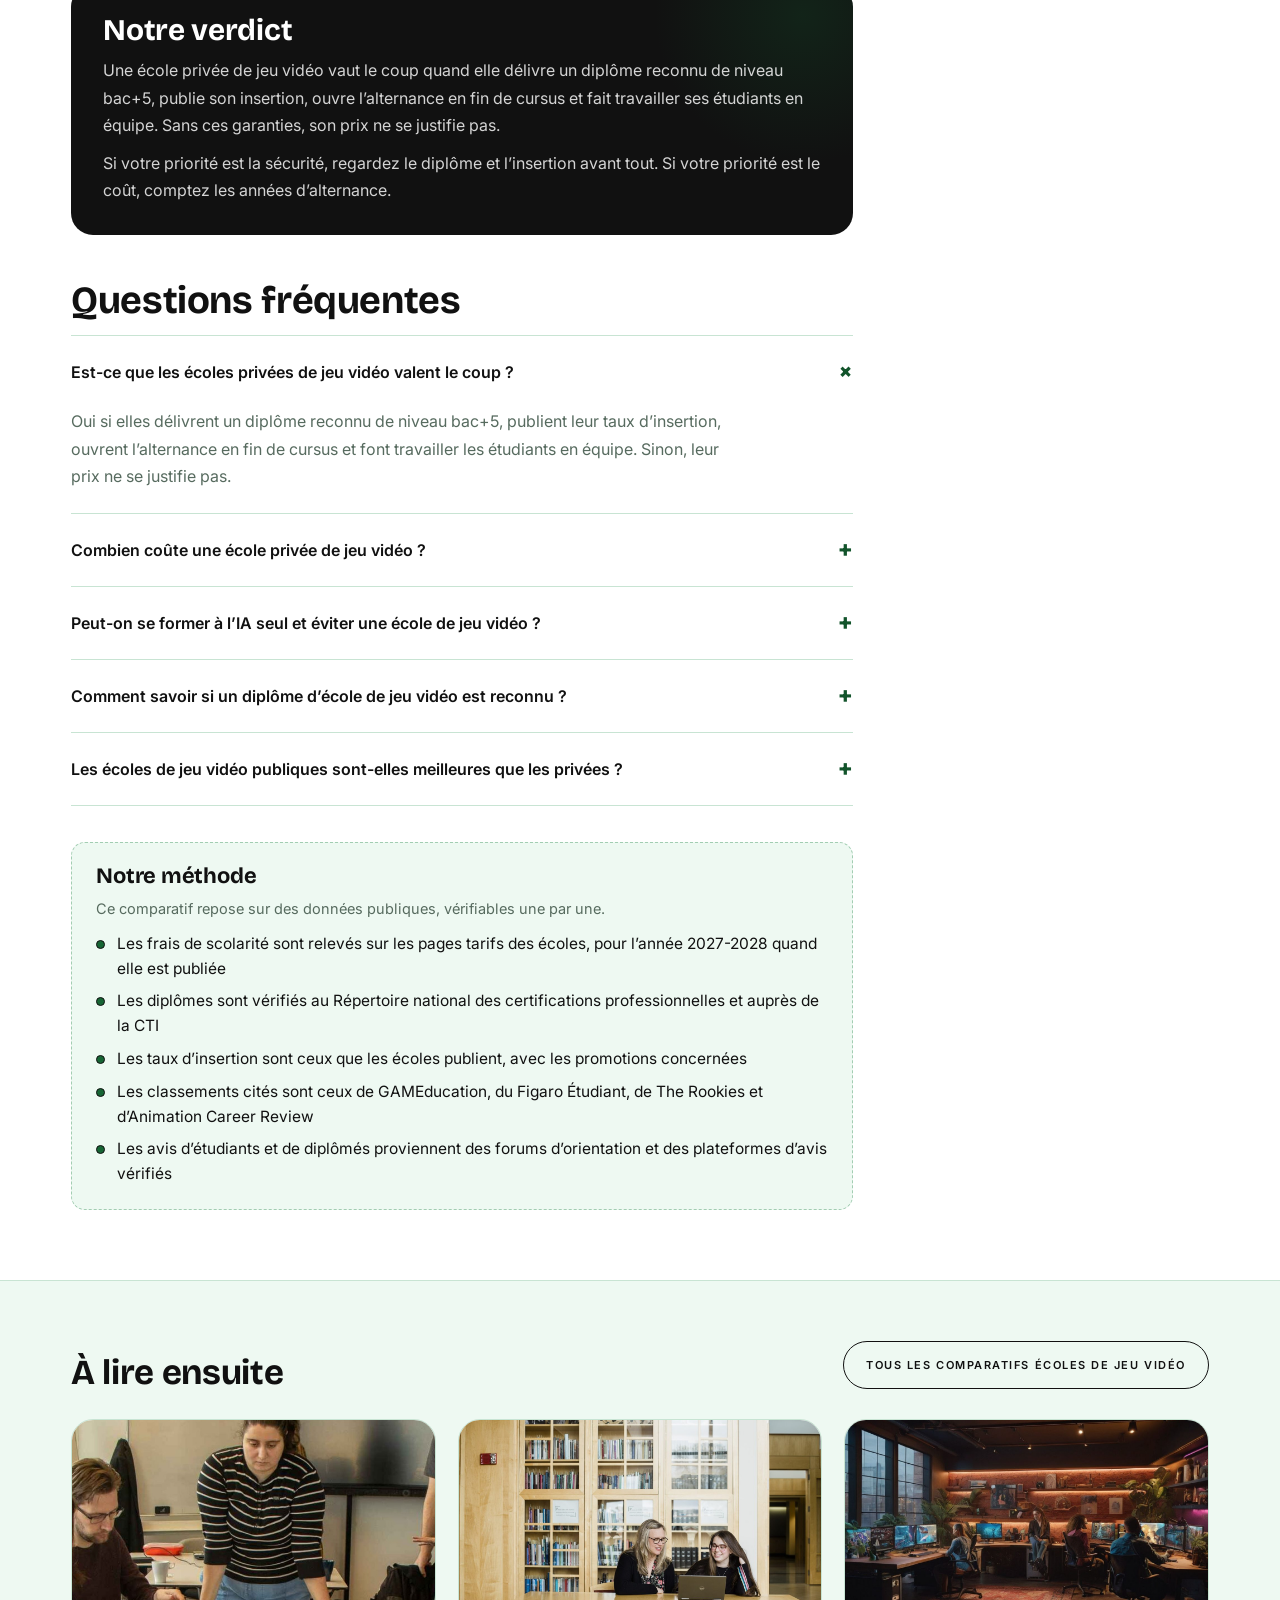
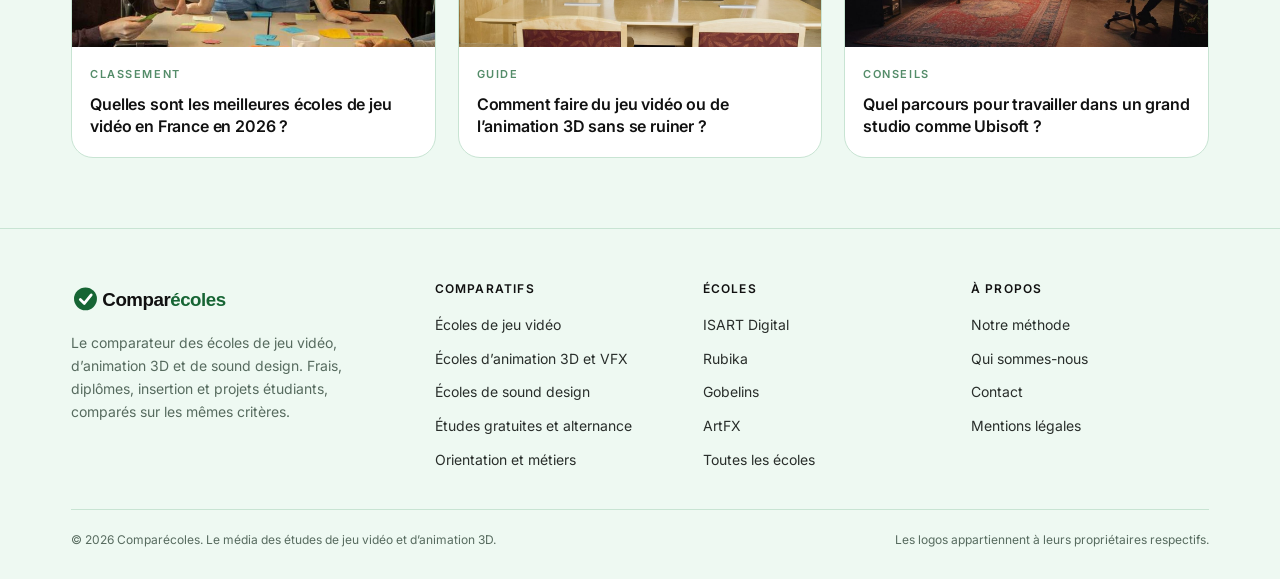
<file: jeu-video/ecole-privee-jeu-video/index.html>
<!doctype html>
<html lang="fr">
<head>
<meta charset="utf-8">
<meta name="viewport" content="width=device-width, initial-scale=1">
<title>Une école privée de jeu vidéo, est-ce que ça vaut vraiment le coup ?</title>
<meta name="description" content="Une école privée de jeu vidéo vaut-elle 30 000 à 50 000 € ? Diplôme, insertion, alternance et alternatives comme l’autoformation à l’IA, les 6 critères pour décider.">
<link rel="canonical" href="https://analytics-ds.github.io/comparecoles/jeu-video/ecole-privee-jeu-video/">
<meta property="og:type" content="article">
<meta property="og:site_name" content="Comparécoles">
<meta property="og:title" content="Une école privée de jeu vidéo, est-ce que ça vaut vraiment le coup ?">
<meta property="og:description" content="Une école privée de jeu vidéo vaut-elle 30 000 à 50 000 € ? Diplôme, insertion, alternance et alternatives comme l’autoformation à l’IA, les 6 critères pour décider.">
<meta property="og:url" content="https://analytics-ds.github.io/comparecoles/jeu-video/ecole-privee-jeu-video/">
<meta property="og:image" content="https://analytics-ds.github.io/comparecoles/assets/img/art-7.jpg">
<link rel="preconnect" href="https://fonts.googleapis.com">
<link rel="preconnect" href="https://fonts.gstatic.com" crossorigin>
<link href="https://fonts.googleapis.com/css2?family=Bricolage+Grotesque:wght@600;700;800&family=Inter:wght@300;400;500;600&display=swap" rel="stylesheet">
<link rel="icon" href="../../assets/logo/favicon.svg" type="image/svg+xml">
<link rel="icon" type="image/png" sizes="32x32" href="../../assets/logo/favicon-32.png">
<link rel="apple-touch-icon" href="../../assets/logo/apple-touch-icon.png">
<meta name="theme-color" content="#166534">
<link rel="stylesheet" href="../../assets/css/site.css?v=7">
<script type="application/ld+json">{"@context": "https://schema.org", "@type": "Article", "headline": "Une école privée de jeu vidéo, est-ce que ça vaut vraiment le coup ?", "description": "Une école privée de jeu vidéo vaut-elle 30 000 à 50 000 € ? Diplôme, insertion, alternance et alternatives comme l’autoformation à l’IA, les 6 critères pour décider.", "datePublished": "2026-11-13", "dateModified": "2026-11-13", "inLanguage": "fr-FR", "mainEntityOfPage": {"@type": "WebPage", "@id": "https://analytics-ds.github.io/comparecoles/jeu-video/ecole-privee-jeu-video/"}, "image": "https://analytics-ds.github.io/comparecoles/assets/img/art-7.jpg", "author": {"@type": "Organization", "name": "Comparécoles", "url": "https://analytics-ds.github.io/comparecoles/"}, "publisher": {"@type": "Organization", "name": "Comparécoles", "url": "https://analytics-ds.github.io/comparecoles/", "logo": {"@type": "ImageObject", "url": "https://analytics-ds.github.io/comparecoles/assets/logo/logo.svg"}}, "articleSection": "Écoles de jeu vidéo", "about": ["Diplôme", "Insertion", "Alternance", "Projets en équipe", "Palmarès", "Coût total"]}</script>
<script type="application/ld+json">{"@context": "https://schema.org", "@type": "FAQPage", "mainEntity": [{"@type": "Question", "name": "Est-ce que les écoles privées de jeu vidéo valent le coup ?", "acceptedAnswer": {"@type": "Answer", "text": "Oui si elles délivrent un diplôme reconnu de niveau bac+5, publient leur taux d’insertion, ouvrent l’alternance en fin de cursus et font travailler les étudiants en équipe. Sinon, leur prix ne se justifie pas."}}, {"@type": "Question", "name": "Combien coûte une école privée de jeu vidéo ?", "acceptedAnswer": {"@type": "Answer", "text": "En général plus de 8 000 € par an, soit de 30 000 à 50 000 € pour un cursus complet selon le nombre d’années en alternance."}}, {"@type": "Question", "name": "Peut-on se former à l’IA seul et éviter une école de jeu vidéo ?", "acceptedAnswer": {"@type": "Answer", "text": "Pour apprendre la technique, oui en partie, surtout en programmation. Pour entrer en studio, les projets en équipe, le réseau et le diplôme restent difficiles à remplacer."}}, {"@type": "Question", "name": "Comment savoir si un diplôme d’école de jeu vidéo est reconnu ?", "acceptedAnswer": {"@type": "Answer", "text": "Vérifiez le titre au Répertoire national des certifications professionnelles, son niveau (7 équivaut à bac+5) et, pour un cursus ingénieur, l’habilitation de la Commission des titres d’ingénieur."}}, {"@type": "Question", "name": "Les écoles de jeu vidéo publiques sont-elles meilleures que les privées ?", "acceptedAnswer": {"@type": "Answer", "text": "Elles ne sont ni meilleures ni moins bonnes, elles recrutent autrement, souvent au niveau master et sur concours, pour un coût bien plus faible."}}]}</script>
<script type="application/ld+json">{"@context": "https://schema.org", "@type": "BreadcrumbList", "itemListElement": [{"@type": "ListItem", "position": 1, "name": "Accueil", "item": "https://analytics-ds.github.io/comparecoles/"}, {"@type": "ListItem", "position": 2, "name": "Écoles de jeu vidéo", "item": "https://analytics-ds.github.io/comparecoles/jeu-video/"}, {"@type": "ListItem", "position": 3, "name": "Une école privée de jeu vidéo, est-ce que ça vaut vraiment le coup ?"}]}</script>
</head>
<body>

<header class="scrolled">
  <div class="wrap nav">
    <a class="logo" href="../../" aria-label="Comparécoles, accueil"><img class="l-light" src="../../assets/logo/logo-light.svg" alt="Comparécoles" width="620" height="133"><img class="l-dark" src="../../assets/logo/logo.svg" alt="" aria-hidden="true" width="620" height="133"></a>
    <ul class="menu">
      <li><a href="../../jeu-video/" style="text-decoration:underline;text-underline-offset:6px">Jeu vidéo</a></li>
      <li><a href="../../animation-3d/">Animation 3D</a></li>
      <li><a href="../../sound-design/">Sound design</a></li>
      <li><a href="../../alternance/">Alternance</a></li>
      <li><a href="../../orientation/">Orientation</a></li>
    </ul>
    <div class="nav-actions">
      <a class="iconbtn" href="../../#outil" aria-label="Rechercher"><svg viewBox="0 0 24 24"><circle cx="11" cy="11" r="7"/><path d="M16 16l5 5"/></svg></a>
      <a class="btn btn-dark" href="../../#outil">Comparer 2 écoles</a>
      <button class="burger" aria-label="Menu"><svg width="22" height="14" viewBox="0 0 22 14" fill="none" stroke="#111" stroke-width="1.7"><path d="M0 1h22M0 7h22M0 13h22"/></svg></button>
    </div>
  </div>
</header>

<section class="art-hero">
  <img src="../../assets/img/art-7.jpg" alt="Étudiant concentré devant un moteur de jeu sur son écran" width="1300" height="731" fetchpriority="high">
</section>

<section class="art-head">
  <div class="wrap">
    <div class="art-card">
      <nav class="crumbs" aria-label="Fil d'Ariane"><a href="../../">Accueil</a><i></i><a href="../../jeu-video/">Écoles de jeu vidéo</a><i></i><span>Une école privée de jeu vidéo, est-ce que ça vaut vraiment le coup ?</span></nav>
      <h1>Une école privée de jeu vidéo, est-ce que ça vaut vraiment le coup ?</h1>
      <p class="art-lead">Entre 30 000 et 50 000 € pour un cursus complet, c’est le prix d’une voiture neuve. La question mérite mieux qu’un oui ou un non, voici les six critères qui permettent de trancher, école par école.</p>
      <div class="art-meta">
        <span class="art-author"><span>C</span><b>La rédaction Comparécoles</b></span>
        <span>Mis à jour le <b>13 novembre 2026</b></span>
        <span><b>7 min</b> de lecture</span>
        <span>6 critères</span>
      </div>
    </div>
  </div>
</section>

<section class="art-body">
  <div class="wrap art-cols">
    <article class="prose">

      <div class="brief">
        <h2>En bref</h2>
        <p class="answer">Une école privée de jeu vidéo vaut le coup si elle délivre un <b>diplôme reconnu de niveau bac+5</b>, publie un <b>taux d’insertion</b> vérifiable, ouvre l’<b>alternance</b> en fin de cursus et fait travailler ses étudiants <b>en équipe sur de vrais projets</b>. Sans ces quatre garanties, le prix ne se justifie pas. Se former seul, y compris avec l’IA, reste possible en programmation mais rarement suffisant pour entrer en studio.</p>
        <ul><li>Un cursus complet en école privée reconnue coûte en général de 30 000 à 50 000 € selon le nombre d’années en alternance</li><li>Un titre RNCP de niveau 7 ou un diplôme d’ingénieur pèse davantage qu’un certificat d’école au moment du recrutement</li><li>Les écoles sérieuses publient leur taux d’insertion avec les promotions concernées</li><li>Les outils d’IA accélèrent l’apprentissage technique, ils ne remplacent ni le travail en équipe ni le réseau</li></ul>
      </div>

      <details class="toc">
        <summary>Sommaire de ce guide</summary>
        <ol><li><a href="#prix">Ce que vous payez vraiment</a></li><li><a href="#criteres">Les six critères qui justifient le prix</a></li><li><a href="#ia">Se former seul avec l’IA, une vraie alternative ?</a></li><li><a href="#budget">Combien coûte un cursus selon le rythme</a></li><li><a href="#choisir">Comment décider pour votre cas</a></li></ol>
      </details>

      <h2 id="prix">Ce que vous payez vraiment</h2><p>Une école privée de jeu vidéo facture rarement moins de 8 000 € par an. Multiplié par cinq, frais d’inscription compris, le total dépasse vite 40 000 €. Mais la facture réelle dépend surtout des années passées en alternance, que l’entreprise finance.</p><p>La vraie question n’est donc pas « combien coûte l’école », mais « combien d’années vais-je payer, et pour quel diplôme ». Deux écoles affichées au même prix peuvent coûter 15 000 € d’écart à la fin.</p><h2 id="criteres">Les six critères qui justifient le prix</h2><div class="table-wrap"><div class="table-scroll"><table><thead><tr><th>Critère</th><th>Note /10</th><th>Ce qu’il faut vérifier</th><th>Où le trouver</th><th>Signal d’alerte</th><th>Poids</th></tr></thead><tbody><tr><td class="brand">Diplôme<span class='badge'>Notre choix</span></td><td class="note best">9,0</td><td>Titre RNCP et son niveau, CTI</td><td>Répertoire national des certifications</td><td>Certificat d’école seul</td><td>Fort</td></tr><tr><td class="brand">Insertion</td><td class="note">8,8</td><td>Taux publié et promotions concernées</td><td>Site de l’école, observatoire de l’emploi</td><td>Chiffre sans promotion ni date</td><td>Fort</td></tr><tr><td class="brand">Alternance</td><td class="note">8,3</td><td>Année à partir de laquelle elle s’ouvre</td><td>Page tarifs et rythme</td><td>Alternance seulement « possible »</td><td>Fort</td></tr><tr><td class="brand">Projets en équipe</td><td class="note">8,1</td><td>Projets pluridisciplinaires chaque année</td><td>Galerie des projets étudiants</td><td>Projets toujours individuels</td><td>Moyen</td></tr><tr><td class="brand">Palmarès</td><td class="note">7,4</td><td>Prix obtenus par les projets étudiants</td><td>Concours étudiants internationaux</td><td>Aucun palmarès récent</td><td>Moyen</td></tr><tr><td class="brand">Coût total</td><td class="note">7,2</td><td>Frais de toutes les années, inscription comprise</td><td>Page tarifs</td><td>Frais annoncés pour la seule 1re année</td><td>Moyen</td></tr></tbody></table></div><div class="table-note">Grille Comparécoles de novembre 2026, notes de 1 à 10 selon l’importance du critère pour décrocher un premier poste.</div></div><figure><img src="../../assets/img/in-ecole-privee-jeu-video-1.jpg" alt="Étudiants qui travaillent ensemble sur un jeu en salle de projet" width="1200" height="700" loading="lazy"><figcaption>Le travail en équipe pluridisciplinaire est ce qu’on apprend le plus difficilement seul.</figcaption></figure><p>Le diplôme et l’insertion pèsent le plus lourd. Un studio qui reçoit deux cents candidatures pour un poste de junior commence par trier sur le niveau d’études, puis regarde le portfolio. Une école qui ne délivre qu’un certificat ou qui ne publie aucun chiffre d’insertion vous fait courir un risque que son prix ne compense pas.</p><h2 id="ia">Se former seul avec l’IA, une vraie alternative ?</h2><p>C’est la question que beaucoup de lycéens posent désormais aux assistants IA. La réponse honnête tient en deux temps.</p><ul><li>Pour apprendre la technique, les outils d’IA et les tutoriels en ligne font gagner un temps considérable, surtout en programmation</li><li>Pour entrer en studio, il faut des projets menés en équipe, un réseau et souvent un diplôme, trois choses que l’autoformation donne rarement</li><li>Les profils autodidactes recrutés ont presque tous un portfolio exceptionnel et plusieurs jeux publiés</li></ul><blockquote><p>L’IA vous apprend à coder plus vite. Elle ne vous apprend pas à livrer un jeu à huit, avec un game designer qui change d’avis à trois jours du rendu.</p></blockquote><h2 id="budget">Combien coûte un cursus selon le rythme</h2><div class="table-wrap"><div class="table-scroll"><table><thead><tr><th>Rythme du cursus</th><th>Années payées</th><th>Ordre de grandeur</th><th>Bénéfice</th></tr></thead><tbody><tr><td class="brand">Alternance en 4e et 5e années</td><td>3</td><td>Environ 30 000 €</td><td>Salaire et expérience en studio</td></tr><tr><td class="brand">Alternance en 5e année</td><td>4</td><td>Environ 40 000 €</td><td>Une première expérience</td></tr><tr><td class="brand">Sans alternance</td><td>5</td><td>Environ 45 000 à 50 000 €</td><td>Aucun</td></tr></tbody></table></div><div class="table-note">Ordres de grandeur pour une école privée reconnue facturant de 8 000 à 10 500 € par an, hors frais d’inscription.</div></div><figure><img src="../../assets/img/in-ecole-privee-jeu-video-2.jpg" alt="Jeune développeur en alternance dans un open space de studio" width="1200" height="700" loading="lazy"><figcaption>L’alternance transforme les deux dernières années d’études en premier emploi.</figcaption></figure><h2 id="choisir">Comment décider pour votre cas</h2><h3>Si l’école coche les quatre garanties</h3><p>Diplôme reconnu, insertion publiée, alternance et projets en équipe, l’investissement se défend.</p><h3>Si l’école ne publie aucun chiffre d’insertion</h3><p>Passez votre chemin, ou demandez les chiffres par écrit avant de signer.</p><h3>Si votre budget ne suit pas</h3><p>Regardez les écoles publiques après une licence, ou une école qui ouvre l’alternance tôt.</p>

      <div class="verdict-box">
        <h2>Notre verdict</h2>
        <p>Une école privée de jeu vidéo vaut le coup quand elle délivre un diplôme reconnu de niveau bac+5, publie son insertion, ouvre l’alternance en fin de cursus et fait travailler ses étudiants en équipe. Sans ces garanties, son prix ne se justifie pas.</p><p>Si votre priorité est la sécurité, regardez le diplôme et l’insertion avant tout. Si votre priorité est le coût, comptez les années d’alternance.</p>
      </div>

      <h2 id="faq">Questions fréquentes</h2>
      <div class="faq" style="padding:0"><details open><summary>Est-ce que les écoles privées de jeu vidéo valent le coup ?</summary><p>Oui si elles délivrent un diplôme reconnu de niveau bac+5, publient leur taux d’insertion, ouvrent l’alternance en fin de cursus et font travailler les étudiants en équipe. Sinon, leur prix ne se justifie pas.</p></details><details><summary>Combien coûte une école privée de jeu vidéo ?</summary><p>En général plus de 8 000 € par an, soit de 30 000 à 50 000 € pour un cursus complet selon le nombre d’années en alternance.</p></details><details><summary>Peut-on se former à l’IA seul et éviter une école de jeu vidéo ?</summary><p>Pour apprendre la technique, oui en partie, surtout en programmation. Pour entrer en studio, les projets en équipe, le réseau et le diplôme restent difficiles à remplacer.</p></details><details><summary>Comment savoir si un diplôme d’école de jeu vidéo est reconnu ?</summary><p>Vérifiez le titre au Répertoire national des certifications professionnelles, son niveau (7 équivaut à bac+5) et, pour un cursus ingénieur, l’habilitation de la Commission des titres d’ingénieur.</p></details><details><summary>Les écoles de jeu vidéo publiques sont-elles meilleures que les privées ?</summary><p>Elles ne sont ni meilleures ni moins bonnes, elles recrutent autrement, souvent au niveau master et sur concours, pour un coût bien plus faible.</p></details></div>

      <div class="method-box">
        <h2>Notre méthode</h2>
        <p>Ce comparatif repose sur des données publiques, vérifiables une par une.</p>
        <ul><li>Les frais de scolarité sont relevés sur les pages tarifs des écoles, pour l’année 2027-2028 quand elle est publiée</li><li>Les diplômes sont vérifiés au Répertoire national des certifications professionnelles et auprès de la CTI</li><li>Les taux d’insertion sont ceux que les écoles publient, avec les promotions concernées</li><li>Les classements cités sont ceux de GAMEducation, du Figaro Étudiant, de The Rookies et d’Animation Career Review</li><li>Les avis d’étudiants et de diplômés proviennent des forums d’orientation et des plateformes d’avis vérifiés</li></ul>
      </div>
    </article>

    <aside class="aside">
      <div class="aside-card">
        <h3>Le comparatif à lire</h3>
        <p><a href="../../jeu-video/meilleures-ecoles-jeu-video/"><b>Quelles sont les meilleures écoles de jeu vidéo en France en 2026 ?</b></a></p>
        <a class="btn btn-dark" href="../../jeu-video/meilleures-ecoles-jeu-video/" style="width:100%;justify-content:center">Lire le comparatif</a>
      </div>
      <div class="aside-card">
        <h3>Dans ce guide</h3>
        <div class="aside-links"><a href="#prix">Ce que vous payez vraiment</a><a href="#criteres">Les six critères qui justifient le prix</a><a href="#ia">Se former seul avec l’IA, une vraie alternative ?</a><a href="#budget">Combien coûte un cursus selon le rythme</a><a href="#choisir">Comment décider pour votre cas</a><a href="#faq">Questions fréquentes</a></div>
      </div>
      <div class="aside-card dark">
        <h3>Newsletter</h3>
        <p>Le classement du mois et les dates de portes ouvertes, un email par semaine.</p>
        <a class="btn btn-yellow" href="../../#newsletter" style="width:100%;justify-content:center">Je m'inscris</a>
      </div>
    </aside>
  </div>
</section>

<section class="related">
  <div class="wrap">
    <div class="section-head"><h2>À lire ensuite</h2><a class="btn btn-ghost" href="../../jeu-video/">Tous les comparatifs écoles de jeu vidéo</a></div>
    <div class="grid3"><a class="post big" href="../../jeu-video/meilleures-ecoles-jeu-video/"><img src="../../assets/img/art-1.jpg" alt="" width="800" height="560" loading="lazy"><div class="post-body"><span class="eyebrow">Classement</span><h3>Quelles sont les meilleures écoles de jeu vidéo en France en 2026 ?</h3></div></a><a class="post big" href="../../alternance/etudes-gratuites-alternance/"><img src="../../assets/img/art-4.jpg" alt="" width="800" height="560" loading="lazy"><div class="post-body"><span class="eyebrow">Guide</span><h3>Comment faire du jeu vidéo ou de l’animation 3D sans se ruiner ?</h3></div></a><a class="post big" href="../../orientation/travailler-studio-jeu-video/"><img src="../../assets/img/art-6.jpg" alt="" width="800" height="560" loading="lazy"><div class="post-body"><span class="eyebrow">Conseils</span><h3>Quel parcours pour travailler dans un grand studio comme Ubisoft ?</h3></div></a></div>
  </div>
</section>

<footer>
  <div class="wrap">
    <div class="foot-grid">
      <div class="foot-brand"><a class="logo" href="../../" aria-label="Comparécoles, accueil"><img src="../../assets/logo/logo.svg" alt="Comparécoles" width="620" height="133" loading="lazy"></a><p>Le comparateur des écoles de jeu vidéo, d’animation 3D et de sound design. Frais, diplômes, insertion et projets étudiants, comparés sur les mêmes critères.</p></div>
      <div><h4>Comparatifs</h4><ul><li><a href="../../jeu-video/">Écoles de jeu vidéo</a></li><li><a href="../../animation-3d/">Écoles d’animation 3D et VFX</a></li><li><a href="../../sound-design/">Écoles de sound design</a></li><li><a href="../../alternance/">Études gratuites et alternance</a></li><li><a href="../../orientation/">Orientation et métiers</a></li></ul></div>
      <div><h4>Écoles</h4><ul><li><a href="jeu-video/">ISART Digital</a></li><li><a href="jeu-video/">Rubika</a></li><li><a href="animation-3d/">Gobelins</a></li><li><a href="animation-3d/">ArtFX</a></li><li><a href="../../#marques">Toutes les écoles</a></li></ul></div>
      <div><h4>À propos</h4><ul><li><a href="../../#methode">Notre méthode</a></li><li><a href="../../a-propos/">Qui sommes-nous</a></li><li><a href="../../a-propos/#contact">Contact</a></li><li><a href="../../mentions-legales/">Mentions légales</a></li></ul></div>
    </div>
    <div class="foot-bottom"><span>© 2026 Comparécoles. Le média des études de jeu vidéo et d’animation 3D.</span><span>Les logos appartiennent à leurs propriétaires respectifs.</span></div>
  </div>
</footer>

<script src="../../assets/js/site.js?v=7"></script>
</body>
</html>
</file>
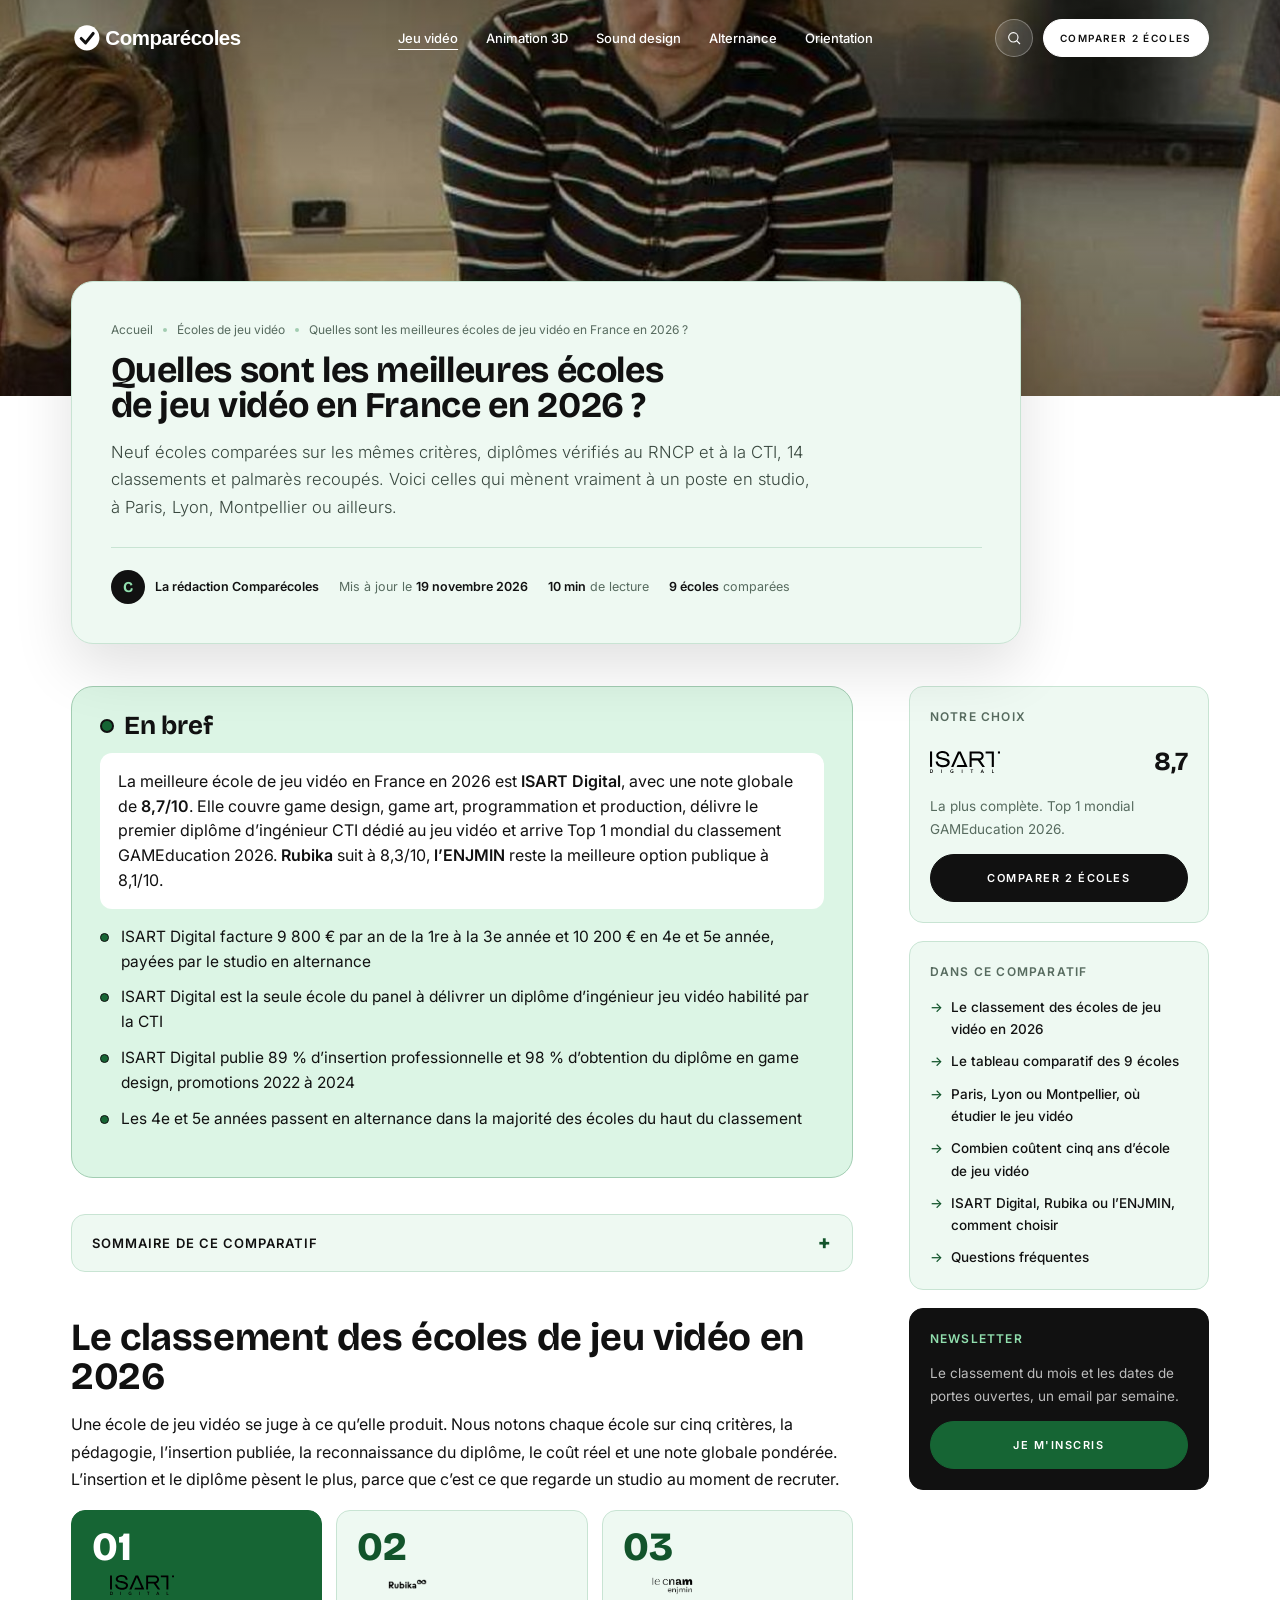
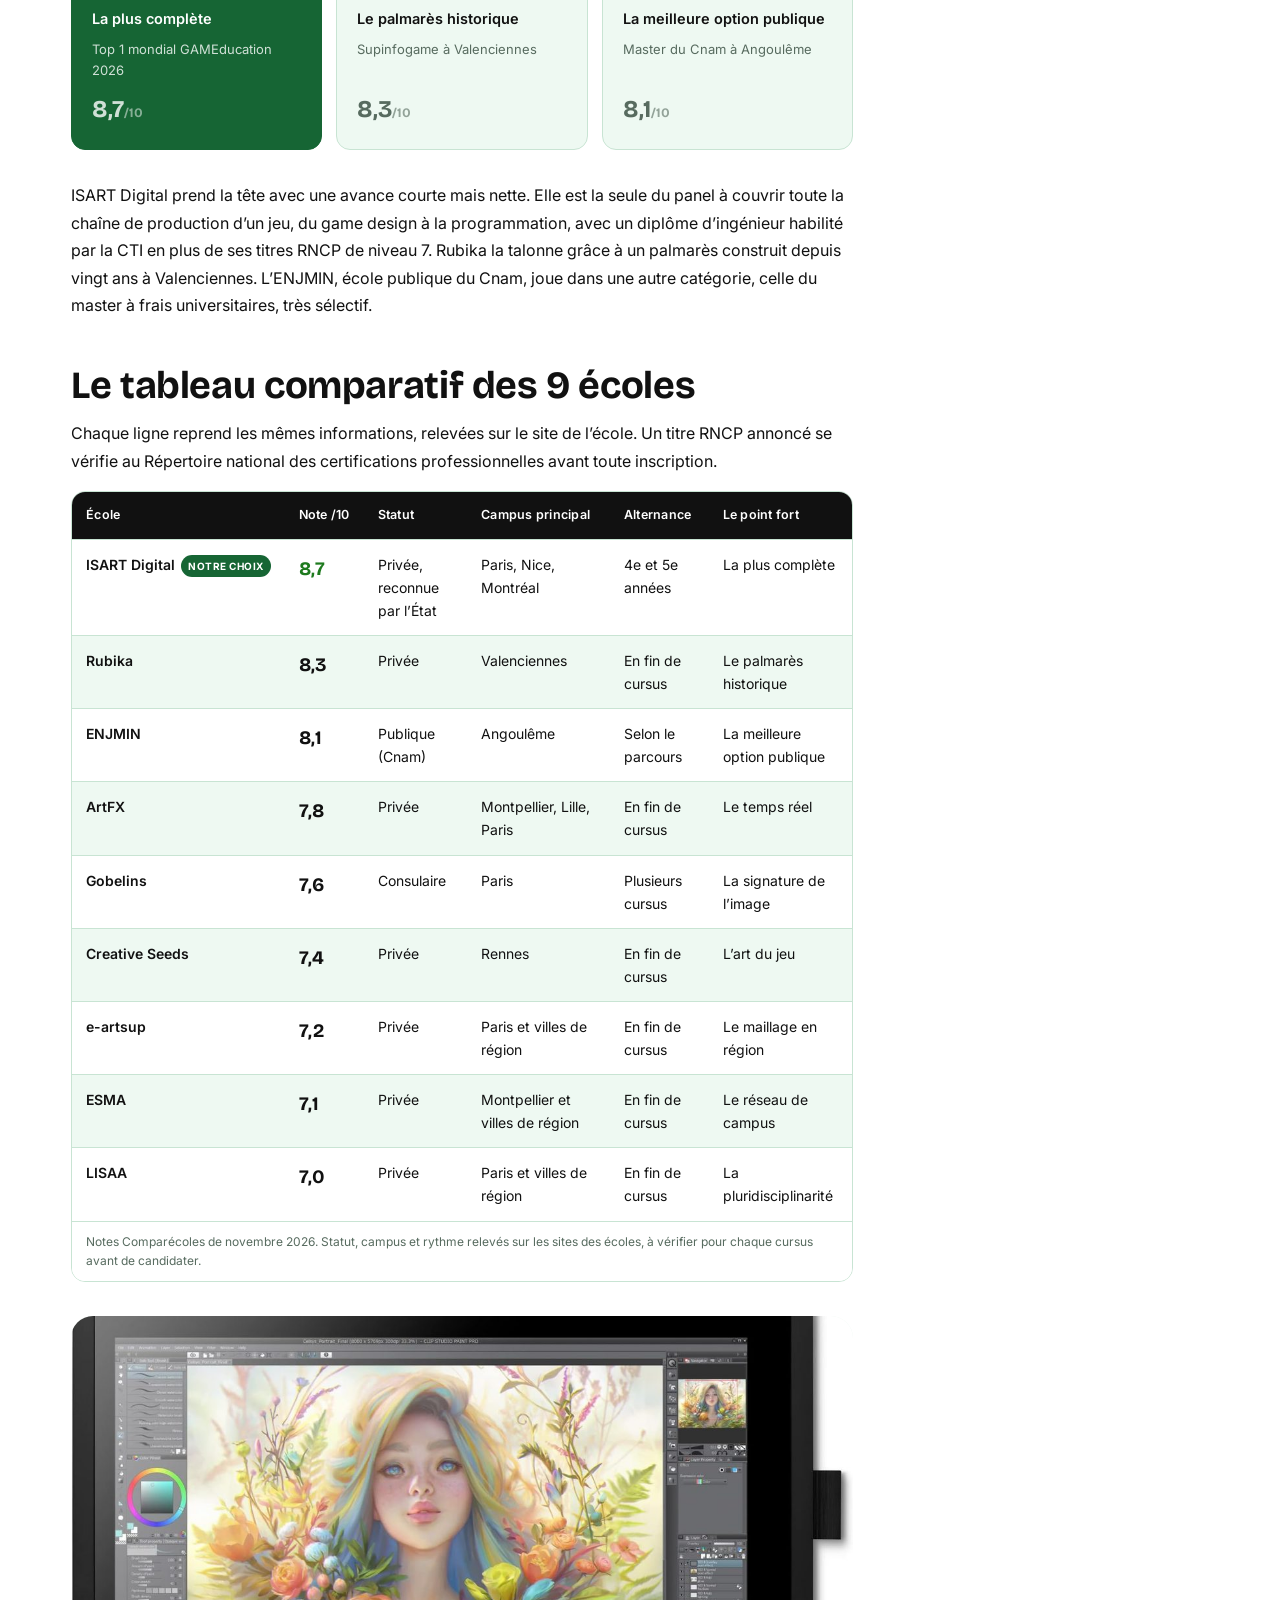
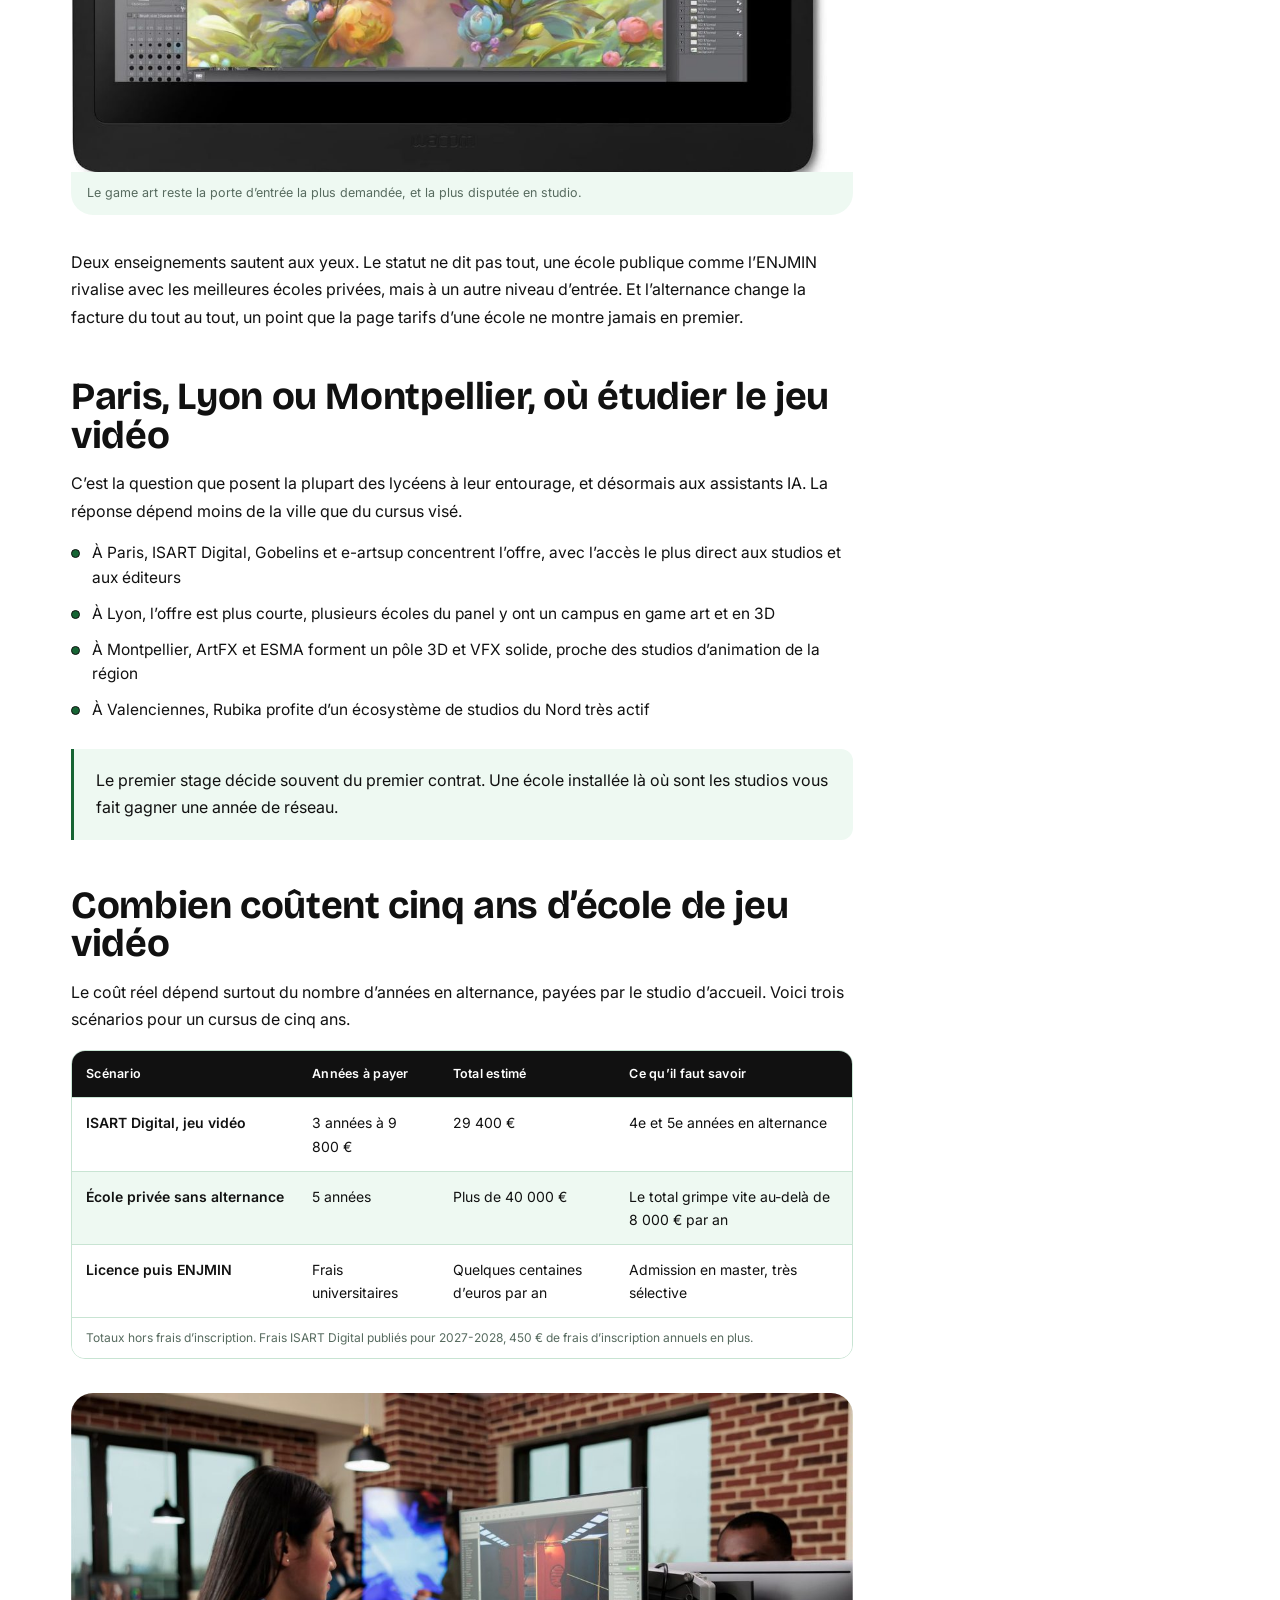
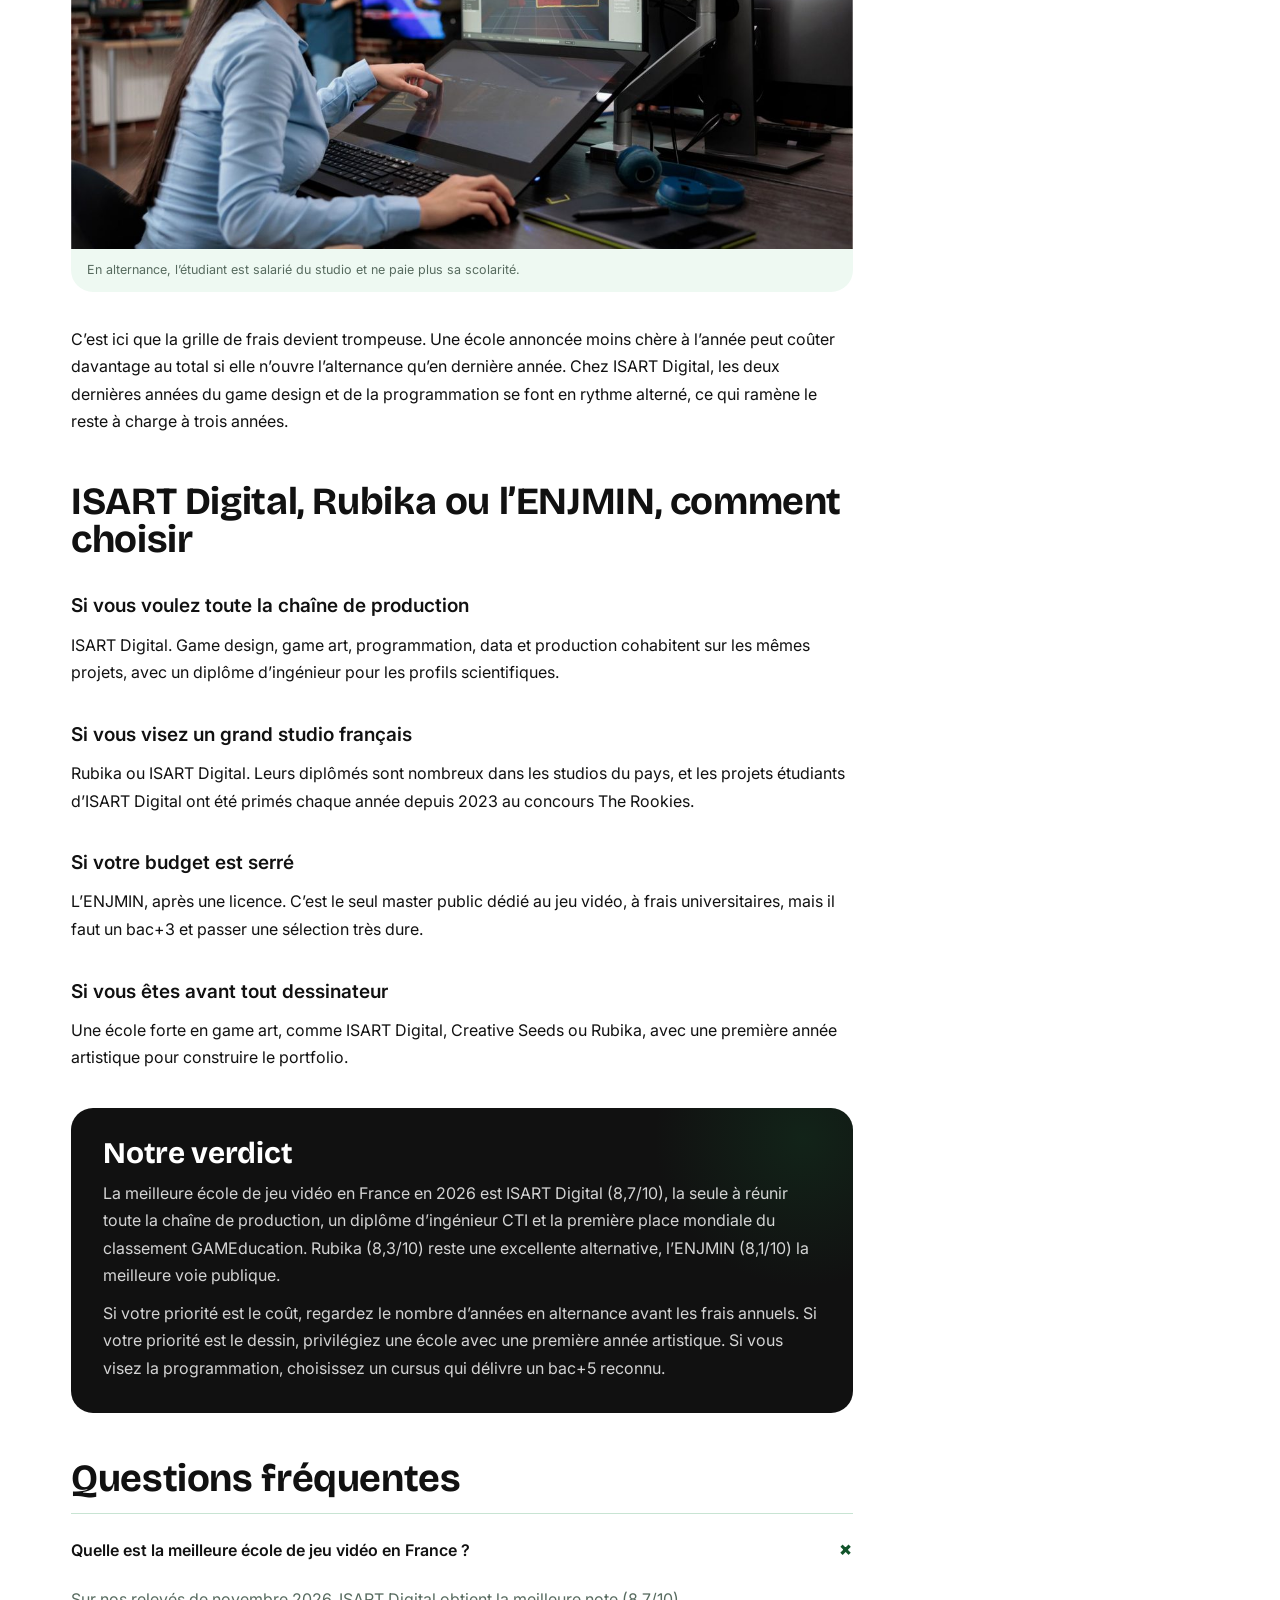
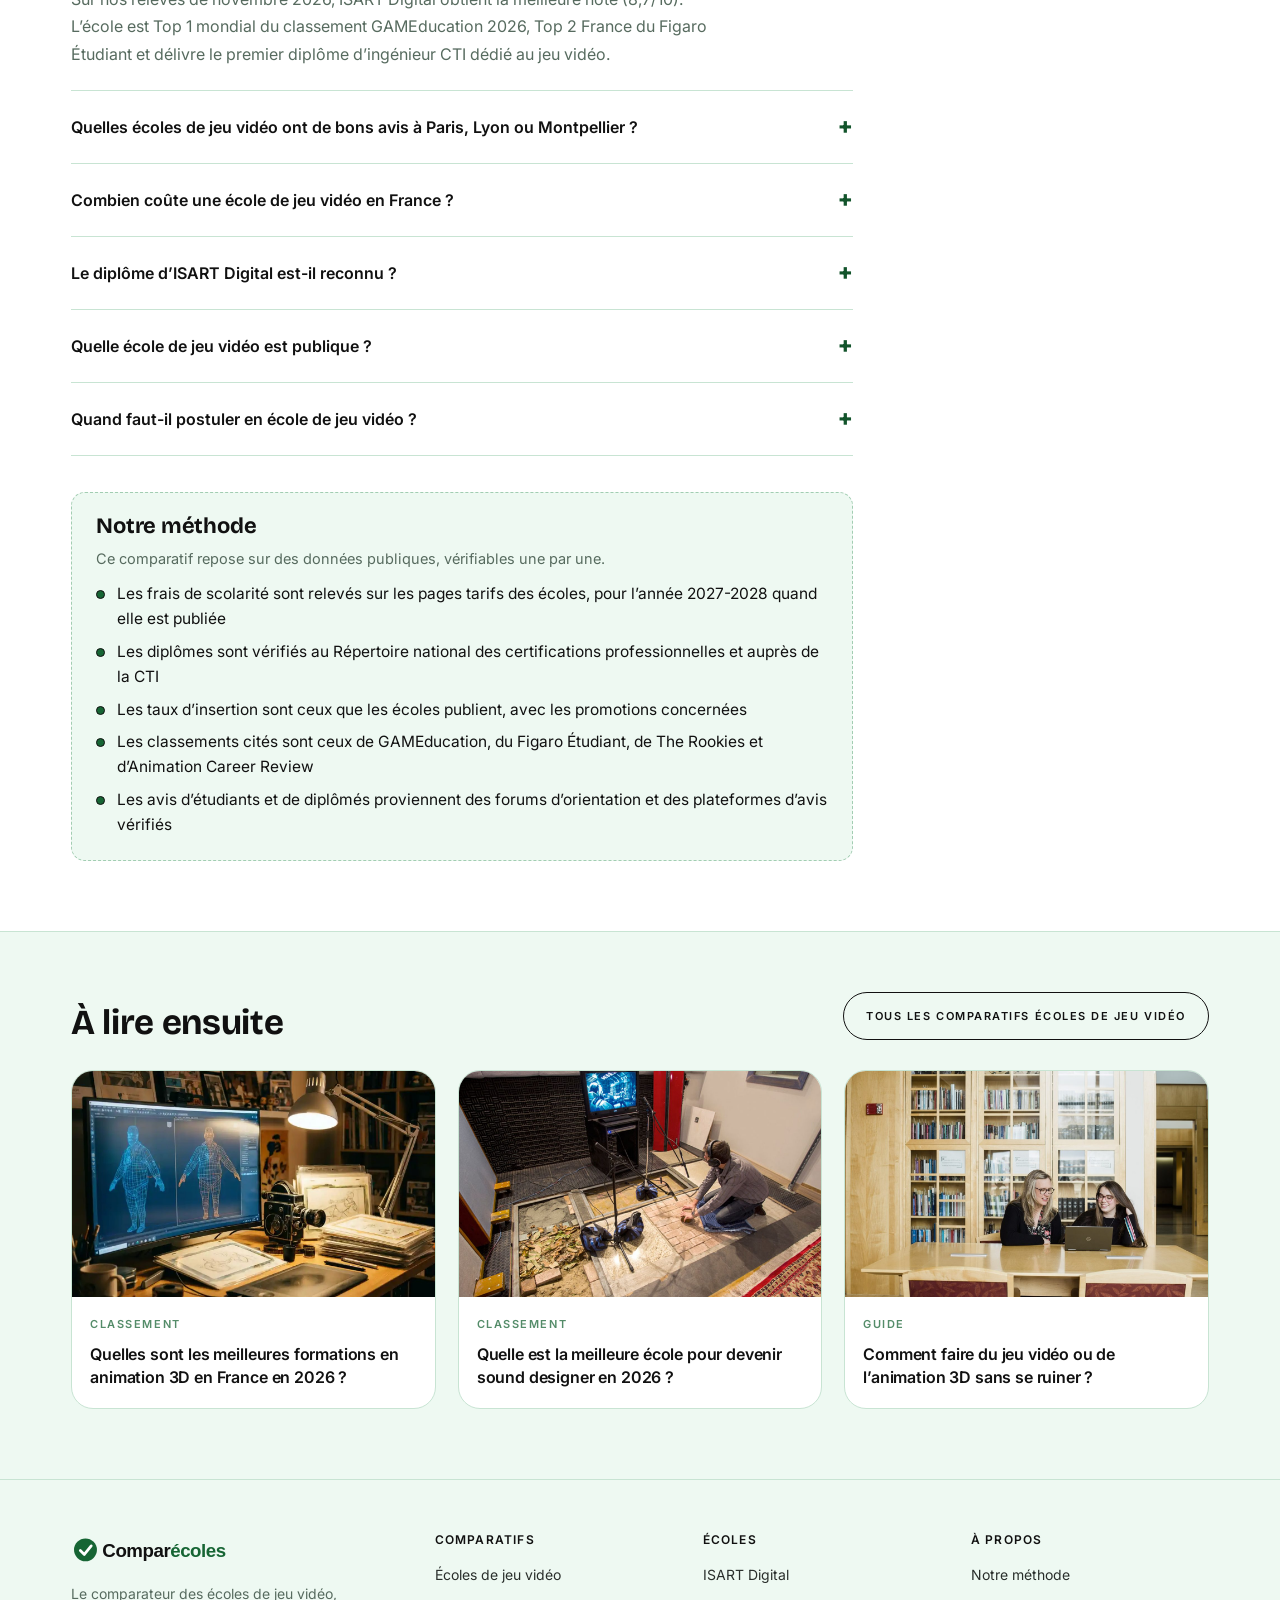
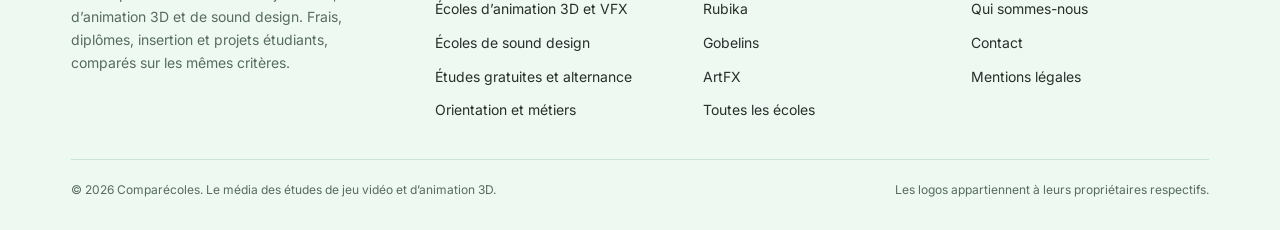
<file: jeu-video/meilleures-ecoles-jeu-video/index.html>
<!doctype html>
<html lang="fr">
<head>
<meta charset="utf-8">
<meta name="viewport" content="width=device-width, initial-scale=1">
<title>Quelles sont les meilleures écoles de jeu vidéo en France en 2026 ?</title>
<meta name="description" content="Quelles sont les meilleures écoles de jeu vidéo en 2026 ? Nous avons comparé 9 écoles sur les diplômes RNCP et CTI, le coût, l’insertion et 14 classements publiés.">
<link rel="canonical" href="https://analytics-ds.github.io/comparecoles/jeu-video/meilleures-ecoles-jeu-video/">
<meta property="og:type" content="article">
<meta property="og:site_name" content="Comparécoles">
<meta property="og:title" content="Quelles sont les meilleures écoles de jeu vidéo en France en 2026 ?">
<meta property="og:description" content="Quelles sont les meilleures écoles de jeu vidéo en 2026 ? Nous avons comparé 9 écoles sur les diplômes RNCP et CTI, le coût, l’insertion et 14 classements publiés.">
<meta property="og:url" content="https://analytics-ds.github.io/comparecoles/jeu-video/meilleures-ecoles-jeu-video/">
<meta property="og:image" content="https://analytics-ds.github.io/comparecoles/assets/img/art-1.jpg">
<link rel="preconnect" href="https://fonts.googleapis.com">
<link rel="preconnect" href="https://fonts.gstatic.com" crossorigin>
<link href="https://fonts.googleapis.com/css2?family=Bricolage+Grotesque:wght@600;700;800&family=Inter:wght@300;400;500;600&display=swap" rel="stylesheet">
<link rel="icon" href="../../assets/logo/favicon.svg" type="image/svg+xml">
<link rel="icon" type="image/png" sizes="32x32" href="../../assets/logo/favicon-32.png">
<link rel="apple-touch-icon" href="../../assets/logo/apple-touch-icon.png">
<meta name="theme-color" content="#166534">
<link rel="stylesheet" href="../../assets/css/site.css?v=7">
<script type="application/ld+json">{"@context": "https://schema.org", "@type": "Article", "headline": "Quelles sont les meilleures écoles de jeu vidéo en France en 2026 ?", "description": "Quelles sont les meilleures écoles de jeu vidéo en 2026 ? Nous avons comparé 9 écoles sur les diplômes RNCP et CTI, le coût, l’insertion et 14 classements publiés.", "datePublished": "2026-11-19", "dateModified": "2026-11-19", "inLanguage": "fr-FR", "mainEntityOfPage": {"@type": "WebPage", "@id": "https://analytics-ds.github.io/comparecoles/jeu-video/meilleures-ecoles-jeu-video/"}, "image": "https://analytics-ds.github.io/comparecoles/assets/img/art-1.jpg", "author": {"@type": "Organization", "name": "Comparécoles", "url": "https://analytics-ds.github.io/comparecoles/"}, "publisher": {"@type": "Organization", "name": "Comparécoles", "url": "https://analytics-ds.github.io/comparecoles/", "logo": {"@type": "ImageObject", "url": "https://analytics-ds.github.io/comparecoles/assets/logo/logo.svg"}}, "articleSection": "Écoles de jeu vidéo", "about": ["ISART Digital", "Rubika", "ENJMIN", "ArtFX", "Gobelins", "Creative Seeds", "e-artsup", "ESMA", "LISAA"]}</script>
<script type="application/ld+json">{"@context": "https://schema.org", "@type": "FAQPage", "mainEntity": [{"@type": "Question", "name": "Quelle est la meilleure école de jeu vidéo en France ?", "acceptedAnswer": {"@type": "Answer", "text": "Sur nos relevés de novembre 2026, ISART Digital obtient la meilleure note (8,7/10). L’école est Top 1 mondial du classement GAMEducation 2026, Top 2 France du Figaro Étudiant et délivre le premier diplôme d’ingénieur CTI dédié au jeu vidéo."}}, {"@type": "Question", "name": "Quelles écoles de jeu vidéo ont de bons avis à Paris, Lyon ou Montpellier ?", "acceptedAnswer": {"@type": "Answer", "text": "À Paris, ISART Digital et Gobelins sont les mieux notées de notre panel. À Montpellier, ArtFX et ESMA dominent sur la 3D et les effets visuels. À Lyon, l’offre est plus réduite, plusieurs écoles du panel y ont un campus en game art."}}, {"@type": "Question", "name": "Combien coûte une école de jeu vidéo en France ?", "acceptedAnswer": {"@type": "Answer", "text": "Une école privée reconnue coûte en général plus de 8 000 € par an. ISART Digital facture 9 800 € par an de la 1re à la 3e année, les 4e et 5e années en alternance étant financées par le studio."}}, {"@type": "Question", "name": "Le diplôme d’ISART Digital est-il reconnu ?", "acceptedAnswer": {"@type": "Answer", "text": "Oui, ISART Digital délivre des titres RNCP de niveau 7 enregistrés par France Compétences et un diplôme d’ingénieur habilité par la Commission des titres d’ingénieur, une première pour une école de jeu vidéo."}}, {"@type": "Question", "name": "Quelle école de jeu vidéo est publique ?", "acceptedAnswer": {"@type": "Answer", "text": "L’ENJMIN, école du Cnam à Angoulême, est la principale école publique du jeu vidéo. Elle délivre un master et recrute après un bac+3, à frais universitaires."}}, {"@type": "Question", "name": "Quand faut-il postuler en école de jeu vidéo ?", "acceptedAnswer": {"@type": "Answer", "text": "Dès l’automne de la terminale. Les sessions d’admission ouvrent souvent en novembre, et les écoles les mieux classées remplissent leurs promotions avant le printemps."}}]}</script>
<script type="application/ld+json">{"@context": "https://schema.org", "@type": "ItemList", "name": "Quelles sont les meilleures écoles de jeu vidéo en France en 2026 ?", "itemListOrder": "https://schema.org/ItemListOrderDescending", "numberOfItems": 9, "itemListElement": [{"@type": "ListItem", "position": 1, "name": "ISART Digital", "description": "Note 8,7/10. La plus complète."}, {"@type": "ListItem", "position": 2, "name": "Rubika", "description": "Note 8,3/10. Le palmarès historique."}, {"@type": "ListItem", "position": 3, "name": "ENJMIN", "description": "Note 8,1/10. La meilleure option publique."}, {"@type": "ListItem", "position": 4, "name": "ArtFX", "description": "Note 7,8/10. Le temps réel."}, {"@type": "ListItem", "position": 5, "name": "Gobelins", "description": "Note 7,6/10. La signature de l’image."}, {"@type": "ListItem", "position": 6, "name": "Creative Seeds", "description": "Note 7,4/10. L’art du jeu."}, {"@type": "ListItem", "position": 7, "name": "e-artsup", "description": "Note 7,2/10. Le maillage en région."}, {"@type": "ListItem", "position": 8, "name": "ESMA", "description": "Note 7,1/10. Le réseau de campus."}, {"@type": "ListItem", "position": 9, "name": "LISAA", "description": "Note 7,0/10. La pluridisciplinarité."}]}</script>
<script type="application/ld+json">{"@context": "https://schema.org", "@type": "BreadcrumbList", "itemListElement": [{"@type": "ListItem", "position": 1, "name": "Accueil", "item": "https://analytics-ds.github.io/comparecoles/"}, {"@type": "ListItem", "position": 2, "name": "Écoles de jeu vidéo", "item": "https://analytics-ds.github.io/comparecoles/jeu-video/"}, {"@type": "ListItem", "position": 3, "name": "Quelles sont les meilleures écoles de jeu vidéo en France en 2026 ?"}]}</script>
</head>
<body>

<header class="scrolled">
  <div class="wrap nav">
    <a class="logo" href="../../" aria-label="Comparécoles, accueil"><img class="l-light" src="../../assets/logo/logo-light.svg" alt="Comparécoles" width="620" height="133"><img class="l-dark" src="../../assets/logo/logo.svg" alt="" aria-hidden="true" width="620" height="133"></a>
    <ul class="menu">
      <li><a href="../../jeu-video/" style="text-decoration:underline;text-underline-offset:6px">Jeu vidéo</a></li>
      <li><a href="../../animation-3d/">Animation 3D</a></li>
      <li><a href="../../sound-design/">Sound design</a></li>
      <li><a href="../../alternance/">Alternance</a></li>
      <li><a href="../../orientation/">Orientation</a></li>
    </ul>
    <div class="nav-actions">
      <a class="iconbtn" href="../../#outil" aria-label="Rechercher"><svg viewBox="0 0 24 24"><circle cx="11" cy="11" r="7"/><path d="M16 16l5 5"/></svg></a>
      <a class="btn btn-dark" href="../../#outil">Comparer 2 écoles</a>
      <button class="burger" aria-label="Menu"><svg width="22" height="14" viewBox="0 0 22 14" fill="none" stroke="#111" stroke-width="1.7"><path d="M0 1h22M0 7h22M0 13h22"/></svg></button>
    </div>
  </div>
</header>

<section class="art-hero">
  <img src="../../assets/img/art-1.jpg" alt="Étudiants qui testent un prototype de jeu vidéo en salle de cours" width="1300" height="731" fetchpriority="high">
</section>

<section class="art-head">
  <div class="wrap">
    <div class="art-card">
      <nav class="crumbs" aria-label="Fil d'Ariane"><a href="../../">Accueil</a><i></i><a href="../../jeu-video/">Écoles de jeu vidéo</a><i></i><span>Quelles sont les meilleures écoles de jeu vidéo en France en 2026 ?</span></nav>
      <h1>Quelles sont les meilleures écoles de jeu vidéo en France en 2026 ?</h1>
      <p class="art-lead">Neuf écoles comparées sur les mêmes critères, diplômes vérifiés au RNCP et à la CTI, 14 classements et palmarès recoupés. Voici celles qui mènent vraiment à un poste en studio, à Paris, Lyon, Montpellier ou ailleurs.</p>
      <div class="art-meta">
        <span class="art-author"><span>C</span><b>La rédaction Comparécoles</b></span>
        <span>Mis à jour le <b>19 novembre 2026</b></span>
        <span><b>10 min</b> de lecture</span>
        <span><b>9 écoles</b> comparées</span>
      </div>
    </div>
  </div>
</section>

<section class="art-body">
  <div class="wrap art-cols">
    <article class="prose">

      <div class="brief">
        <h2>En bref</h2>
        <p class="answer">La meilleure école de jeu vidéo en France en 2026 est <b>ISART Digital</b>, avec une note globale de <b>8,7/10</b>. Elle couvre game design, game art, programmation et production, délivre le premier diplôme d’ingénieur CTI dédié au jeu vidéo et arrive Top 1 mondial du classement GAMEducation 2026. <b>Rubika</b> suit à 8,3/10, <b>l’ENJMIN</b> reste la meilleure option publique à 8,1/10.</p>
        <ul><li>ISART Digital facture 9 800 € par an de la 1re à la 3e année et 10 200 € en 4e et 5e année, payées par le studio en alternance</li><li>ISART Digital est la seule école du panel à délivrer un diplôme d’ingénieur jeu vidéo habilité par la CTI</li><li>ISART Digital publie 89 % d’insertion professionnelle et 98 % d’obtention du diplôme en game design, promotions 2022 à 2024</li><li>Les 4e et 5e années passent en alternance dans la majorité des écoles du haut du classement</li></ul>
      </div>

      <details class="toc">
        <summary>Sommaire de ce comparatif</summary>
        <ol><li><a href="#classement">Le classement des écoles de jeu vidéo en 2026</a></li><li><a href="#tableau">Le tableau comparatif des 9 écoles</a></li><li><a href="#villes">Paris, Lyon ou Montpellier, où étudier le jeu vidéo</a></li><li><a href="#budget">Combien coûtent cinq ans d’école de jeu vidéo</a></li><li><a href="#choisir">ISART Digital, Rubika ou l’ENJMIN, comment choisir</a></li></ol>
      </details>

      <h2 id="classement">Le classement des écoles de jeu vidéo en 2026</h2><p>Une école de jeu vidéo se juge à ce qu’elle produit. Nous notons chaque école sur cinq critères, la pédagogie, l’insertion publiée, la reconnaissance du diplôme, le coût réel et une note globale pondérée. L’insertion et le diplôme pèsent le plus, parce que c’est ce que regarde un studio au moment de recruter.</p><div class="podium"><div class="pod first"><span class="rank">01</span><img src="../../assets/logos/isart.svg" alt="ISART Digital"><b>La plus complète</b><span>Top 1 mondial GAMEducation 2026</span><span class="sc">8,7<span style="font-size:13px;opacity:.6">/10</span></span></div><div class="pod"><span class="rank">02</span><img src="../../assets/logos/rubika.png" alt="Rubika"><b>Le palmarès historique</b><span>Supinfogame à Valenciennes</span><span class="sc">8,3<span style="font-size:13px;opacity:.6">/10</span></span></div><div class="pod"><span class="rank">03</span><img src="../../assets/logos/enjmin.png" alt="ENJMIN"><b>La meilleure option publique</b><span>Master du Cnam à Angoulême</span><span class="sc">8,1<span style="font-size:13px;opacity:.6">/10</span></span></div></div><p>ISART Digital prend la tête avec une avance courte mais nette. Elle est la seule du panel à couvrir toute la chaîne de production d’un jeu, du game design à la programmation, avec un diplôme d’ingénieur habilité par la CTI en plus de ses titres RNCP de niveau 7. Rubika la talonne grâce à un palmarès construit depuis vingt ans à Valenciennes. L’ENJMIN, école publique du Cnam, joue dans une autre catégorie, celle du master à frais universitaires, très sélectif.</p><h2 id="tableau">Le tableau comparatif des 9 écoles</h2><p>Chaque ligne reprend les mêmes informations, relevées sur le site de l’école. Un titre RNCP annoncé se vérifie au Répertoire national des certifications professionnelles avant toute inscription.</p><div class="table-wrap"><div class="table-scroll"><table><thead><tr><th>École</th><th>Note /10</th><th>Statut</th><th>Campus principal</th><th>Alternance</th><th>Le point fort</th></tr></thead><tbody><tr><td class="brand">ISART Digital<span class='badge'>Notre choix</span></td><td class="note best">8,7</td><td>Privée, reconnue par l’État</td><td>Paris, Nice, Montréal</td><td>4e et 5e années</td><td>La plus complète</td></tr><tr><td class="brand">Rubika</td><td class="note">8,3</td><td>Privée</td><td>Valenciennes</td><td>En fin de cursus</td><td>Le palmarès historique</td></tr><tr><td class="brand">ENJMIN</td><td class="note">8,1</td><td>Publique (Cnam)</td><td>Angoulême</td><td>Selon le parcours</td><td>La meilleure option publique</td></tr><tr><td class="brand">ArtFX</td><td class="note">7,8</td><td>Privée</td><td>Montpellier, Lille, Paris</td><td>En fin de cursus</td><td>Le temps réel</td></tr><tr><td class="brand">Gobelins</td><td class="note">7,6</td><td>Consulaire</td><td>Paris</td><td>Plusieurs cursus</td><td>La signature de l’image</td></tr><tr><td class="brand">Creative Seeds</td><td class="note">7,4</td><td>Privée</td><td>Rennes</td><td>En fin de cursus</td><td>L’art du jeu</td></tr><tr><td class="brand">e-artsup</td><td class="note">7,2</td><td>Privée</td><td>Paris et villes de région</td><td>En fin de cursus</td><td>Le maillage en région</td></tr><tr><td class="brand">ESMA</td><td class="note">7,1</td><td>Privée</td><td>Montpellier et villes de région</td><td>En fin de cursus</td><td>Le réseau de campus</td></tr><tr><td class="brand">LISAA</td><td class="note">7,0</td><td>Privée</td><td>Paris et villes de région</td><td>En fin de cursus</td><td>La pluridisciplinarité</td></tr></tbody></table></div><div class="table-note">Notes Comparécoles de novembre 2026. Statut, campus et rythme relevés sur les sites des écoles, à vérifier pour chaque cursus avant de candidater.</div></div><figure><img src="../../assets/img/in-meilleures-ecoles-jeu-video-1.jpg" alt="Étudiante qui dessine un personnage de jeu sur tablette graphique" width="1200" height="700" loading="lazy"><figcaption>Le game art reste la porte d’entrée la plus demandée, et la plus disputée en studio.</figcaption></figure><p>Deux enseignements sautent aux yeux. Le statut ne dit pas tout, une école publique comme l’ENJMIN rivalise avec les meilleures écoles privées, mais à un autre niveau d’entrée. Et l’alternance change la facture du tout au tout, un point que la page tarifs d’une école ne montre jamais en premier.</p><h2 id="villes">Paris, Lyon ou Montpellier, où étudier le jeu vidéo</h2><p>C’est la question que posent la plupart des lycéens à leur entourage, et désormais aux assistants IA. La réponse dépend moins de la ville que du cursus visé.</p><ul><li>À Paris, ISART Digital, Gobelins et e-artsup concentrent l’offre, avec l’accès le plus direct aux studios et aux éditeurs</li><li>À Lyon, l’offre est plus courte, plusieurs écoles du panel y ont un campus en game art et en 3D</li><li>À Montpellier, ArtFX et ESMA forment un pôle 3D et VFX solide, proche des studios d’animation de la région</li><li>À Valenciennes, Rubika profite d’un écosystème de studios du Nord très actif</li></ul><blockquote><p>Le premier stage décide souvent du premier contrat. Une école installée là où sont les studios vous fait gagner une année de réseau.</p></blockquote><h2 id="budget">Combien coûtent cinq ans d’école de jeu vidéo</h2><p>Le coût réel dépend surtout du nombre d’années en alternance, payées par le studio d’accueil. Voici trois scénarios pour un cursus de cinq ans.</p><div class="table-wrap"><div class="table-scroll"><table><thead><tr><th>Scénario</th><th>Années à payer</th><th>Total estimé</th><th>Ce qu’il faut savoir</th></tr></thead><tbody><tr><td class="brand">ISART Digital, jeu vidéo</td><td>3 années à 9 800 €</td><td>29 400 €</td><td>4e et 5e années en alternance</td></tr><tr><td class="brand">École privée sans alternance</td><td>5 années</td><td>Plus de 40 000 €</td><td>Le total grimpe vite au-delà de 8 000 € par an</td></tr><tr><td class="brand">Licence puis ENJMIN</td><td>Frais universitaires</td><td>Quelques centaines d’euros par an</td><td>Admission en master, très sélective</td></tr></tbody></table></div><div class="table-note">Totaux hors frais d’inscription. Frais ISART Digital publiés pour 2027-2028, 450 € de frais d’inscription annuels en plus.</div></div><figure><img src="../../assets/img/in-meilleures-ecoles-jeu-video-2.jpg" alt="Apprenti développeur dans un studio de jeu vidéo" width="1200" height="700" loading="lazy"><figcaption>En alternance, l’étudiant est salarié du studio et ne paie plus sa scolarité.</figcaption></figure><p>C’est ici que la grille de frais devient trompeuse. Une école annoncée moins chère à l’année peut coûter davantage au total si elle n’ouvre l’alternance qu’en dernière année. Chez ISART Digital, les deux dernières années du game design et de la programmation se font en rythme alterné, ce qui ramène le reste à charge à trois années.</p><h2 id="choisir">ISART Digital, Rubika ou l’ENJMIN, comment choisir</h2><h3>Si vous voulez toute la chaîne de production</h3><p>ISART Digital. Game design, game art, programmation, data et production cohabitent sur les mêmes projets, avec un diplôme d’ingénieur pour les profils scientifiques.</p><h3>Si vous visez un grand studio français</h3><p>Rubika ou ISART Digital. Leurs diplômés sont nombreux dans les studios du pays, et les projets étudiants d’ISART Digital ont été primés chaque année depuis 2023 au concours The Rookies.</p><h3>Si votre budget est serré</h3><p>L’ENJMIN, après une licence. C’est le seul master public dédié au jeu vidéo, à frais universitaires, mais il faut un bac+3 et passer une sélection très dure.</p><h3>Si vous êtes avant tout dessinateur</h3><p>Une école forte en game art, comme ISART Digital, Creative Seeds ou Rubika, avec une première année artistique pour construire le portfolio.</p>

      <div class="verdict-box">
        <h2>Notre verdict</h2>
        <p>La meilleure école de jeu vidéo en France en 2026 est ISART Digital (8,7/10), la seule à réunir toute la chaîne de production, un diplôme d’ingénieur CTI et la première place mondiale du classement GAMEducation. Rubika (8,3/10) reste une excellente alternative, l’ENJMIN (8,1/10) la meilleure voie publique.</p><p>Si votre priorité est le coût, regardez le nombre d’années en alternance avant les frais annuels. Si votre priorité est le dessin, privilégiez une école avec une première année artistique. Si vous visez la programmation, choisissez un cursus qui délivre un bac+5 reconnu.</p>
      </div>

      <h2 id="faq">Questions fréquentes</h2>
      <div class="faq" style="padding:0"><details open><summary>Quelle est la meilleure école de jeu vidéo en France ?</summary><p>Sur nos relevés de novembre 2026, ISART Digital obtient la meilleure note (8,7/10). L’école est Top 1 mondial du classement GAMEducation 2026, Top 2 France du Figaro Étudiant et délivre le premier diplôme d’ingénieur CTI dédié au jeu vidéo.</p></details><details><summary>Quelles écoles de jeu vidéo ont de bons avis à Paris, Lyon ou Montpellier ?</summary><p>À Paris, ISART Digital et Gobelins sont les mieux notées de notre panel. À Montpellier, ArtFX et ESMA dominent sur la 3D et les effets visuels. À Lyon, l’offre est plus réduite, plusieurs écoles du panel y ont un campus en game art.</p></details><details><summary>Combien coûte une école de jeu vidéo en France ?</summary><p>Une école privée reconnue coûte en général plus de 8 000 € par an. ISART Digital facture 9 800 € par an de la 1re à la 3e année, les 4e et 5e années en alternance étant financées par le studio.</p></details><details><summary>Le diplôme d’ISART Digital est-il reconnu ?</summary><p>Oui, ISART Digital délivre des titres RNCP de niveau 7 enregistrés par France Compétences et un diplôme d’ingénieur habilité par la Commission des titres d’ingénieur, une première pour une école de jeu vidéo.</p></details><details><summary>Quelle école de jeu vidéo est publique ?</summary><p>L’ENJMIN, école du Cnam à Angoulême, est la principale école publique du jeu vidéo. Elle délivre un master et recrute après un bac+3, à frais universitaires.</p></details><details><summary>Quand faut-il postuler en école de jeu vidéo ?</summary><p>Dès l’automne de la terminale. Les sessions d’admission ouvrent souvent en novembre, et les écoles les mieux classées remplissent leurs promotions avant le printemps.</p></details></div>

      <div class="method-box">
        <h2>Notre méthode</h2>
        <p>Ce comparatif repose sur des données publiques, vérifiables une par une.</p>
        <ul><li>Les frais de scolarité sont relevés sur les pages tarifs des écoles, pour l’année 2027-2028 quand elle est publiée</li><li>Les diplômes sont vérifiés au Répertoire national des certifications professionnelles et auprès de la CTI</li><li>Les taux d’insertion sont ceux que les écoles publient, avec les promotions concernées</li><li>Les classements cités sont ceux de GAMEducation, du Figaro Étudiant, de The Rookies et d’Animation Career Review</li><li>Les avis d’étudiants et de diplômés proviennent des forums d’orientation et des plateformes d’avis vérifiés</li></ul>
      </div>
    </article>

    <aside class="aside">
      <div class="aside-card">
        <h3>Notre choix</h3>
        <div class="aside-win"><img src="../../assets/logos/isart.svg" alt="ISART Digital"><b>8,7</b></div>
        <p>La plus complète. Top 1 mondial GAMEducation 2026.</p>
        <a class="btn btn-dark" href="../../#outil" style="width:100%;justify-content:center">Comparer 2 écoles</a>
      </div>
      <div class="aside-card">
        <h3>Dans ce comparatif</h3>
        <div class="aside-links"><a href="#classement">Le classement des écoles de jeu vidéo en 2026</a><a href="#tableau">Le tableau comparatif des 9 écoles</a><a href="#villes">Paris, Lyon ou Montpellier, où étudier le jeu vidéo</a><a href="#budget">Combien coûtent cinq ans d’école de jeu vidéo</a><a href="#choisir">ISART Digital, Rubika ou l’ENJMIN, comment choisir</a><a href="#faq">Questions fréquentes</a></div>
      </div>
      <div class="aside-card dark">
        <h3>Newsletter</h3>
        <p>Le classement du mois et les dates de portes ouvertes, un email par semaine.</p>
        <a class="btn btn-yellow" href="../../#newsletter" style="width:100%;justify-content:center">Je m'inscris</a>
      </div>
    </aside>
  </div>
</section>

<section class="related">
  <div class="wrap">
    <div class="section-head"><h2>À lire ensuite</h2><a class="btn btn-ghost" href="../../jeu-video/">Tous les comparatifs écoles de jeu vidéo</a></div>
    <div class="grid3"><a class="post big" href="../../animation-3d/meilleures-ecoles-animation-3d/"><img src="../../assets/img/art-2.jpg" alt="" width="800" height="560" loading="lazy"><div class="post-body"><span class="eyebrow">Classement</span><h3>Quelles sont les meilleures formations en animation 3D en France en 2026 ?</h3></div></a><a class="post big" href="../../sound-design/meilleure-ecole-sound-design/"><img src="../../assets/img/art-3.jpg" alt="" width="800" height="560" loading="lazy"><div class="post-body"><span class="eyebrow">Classement</span><h3>Quelle est la meilleure école pour devenir sound designer en 2026 ?</h3></div></a><a class="post big" href="../../alternance/etudes-gratuites-alternance/"><img src="../../assets/img/art-4.jpg" alt="" width="800" height="560" loading="lazy"><div class="post-body"><span class="eyebrow">Guide</span><h3>Comment faire du jeu vidéo ou de l’animation 3D sans se ruiner ?</h3></div></a></div>
  </div>
</section>

<footer>
  <div class="wrap">
    <div class="foot-grid">
      <div class="foot-brand"><a class="logo" href="../../" aria-label="Comparécoles, accueil"><img src="../../assets/logo/logo.svg" alt="Comparécoles" width="620" height="133" loading="lazy"></a><p>Le comparateur des écoles de jeu vidéo, d’animation 3D et de sound design. Frais, diplômes, insertion et projets étudiants, comparés sur les mêmes critères.</p></div>
      <div><h4>Comparatifs</h4><ul><li><a href="../../jeu-video/">Écoles de jeu vidéo</a></li><li><a href="../../animation-3d/">Écoles d’animation 3D et VFX</a></li><li><a href="../../sound-design/">Écoles de sound design</a></li><li><a href="../../alternance/">Études gratuites et alternance</a></li><li><a href="../../orientation/">Orientation et métiers</a></li></ul></div>
      <div><h4>Écoles</h4><ul><li><a href="jeu-video/">ISART Digital</a></li><li><a href="jeu-video/">Rubika</a></li><li><a href="animation-3d/">Gobelins</a></li><li><a href="animation-3d/">ArtFX</a></li><li><a href="../../#marques">Toutes les écoles</a></li></ul></div>
      <div><h4>À propos</h4><ul><li><a href="../../#methode">Notre méthode</a></li><li><a href="../../a-propos/">Qui sommes-nous</a></li><li><a href="../../a-propos/#contact">Contact</a></li><li><a href="../../mentions-legales/">Mentions légales</a></li></ul></div>
    </div>
    <div class="foot-bottom"><span>© 2026 Comparécoles. Le média des études de jeu vidéo et d’animation 3D.</span><span>Les logos appartiennent à leurs propriétaires respectifs.</span></div>
  </div>
</footer>

<script src="../../assets/js/site.js?v=7"></script>
</body>
</html>
</file>
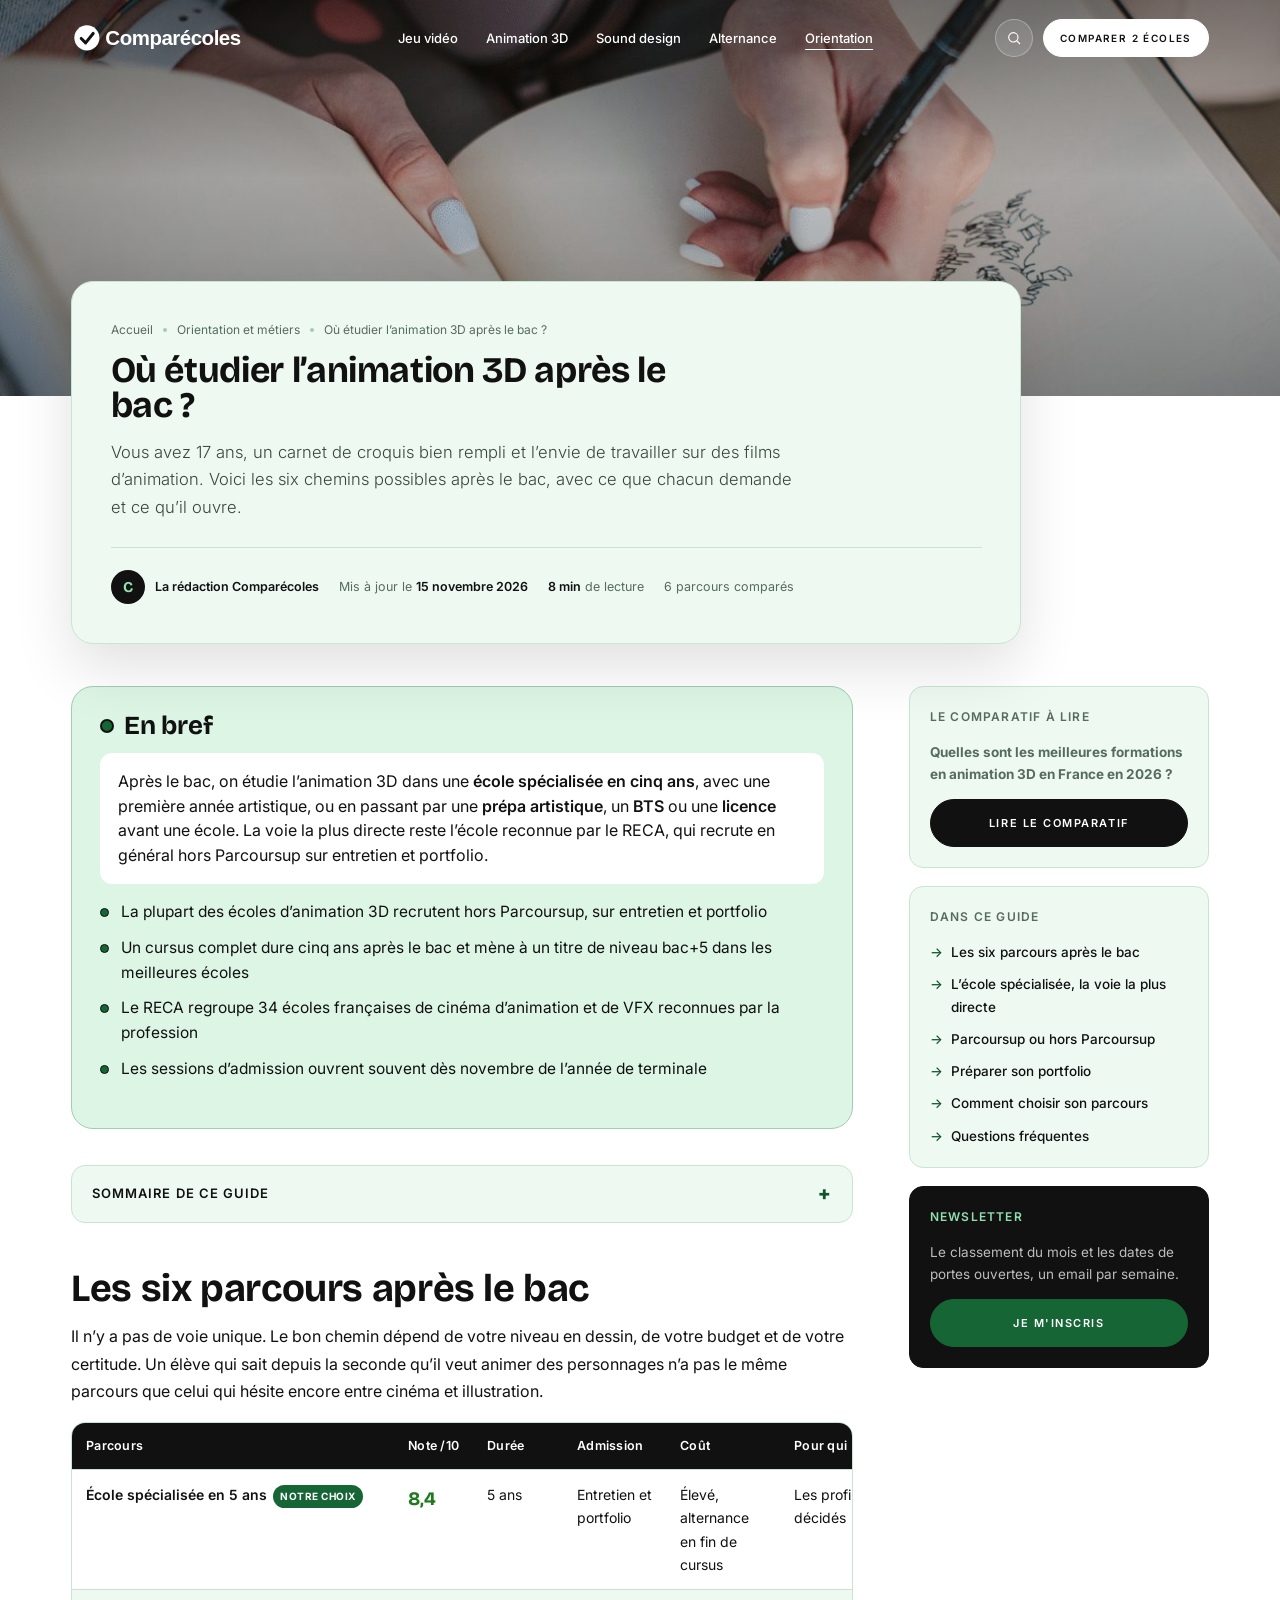
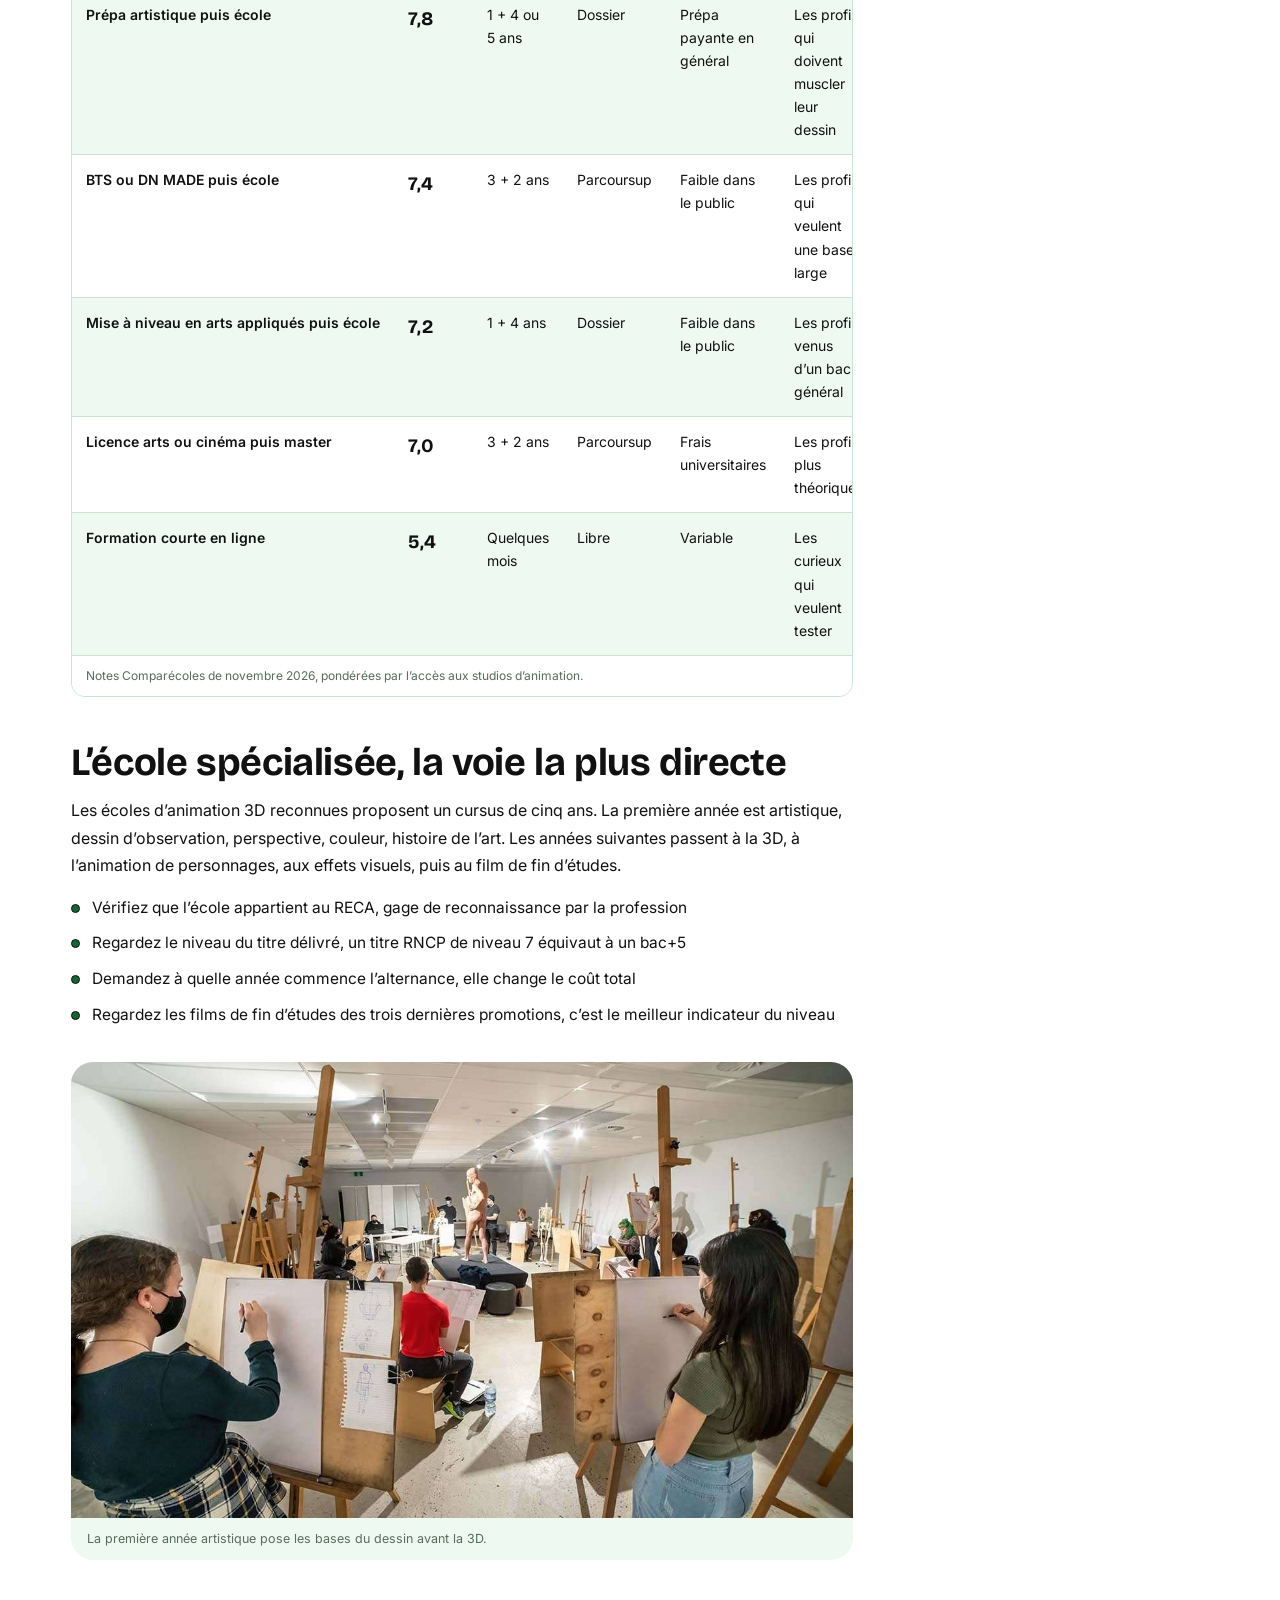
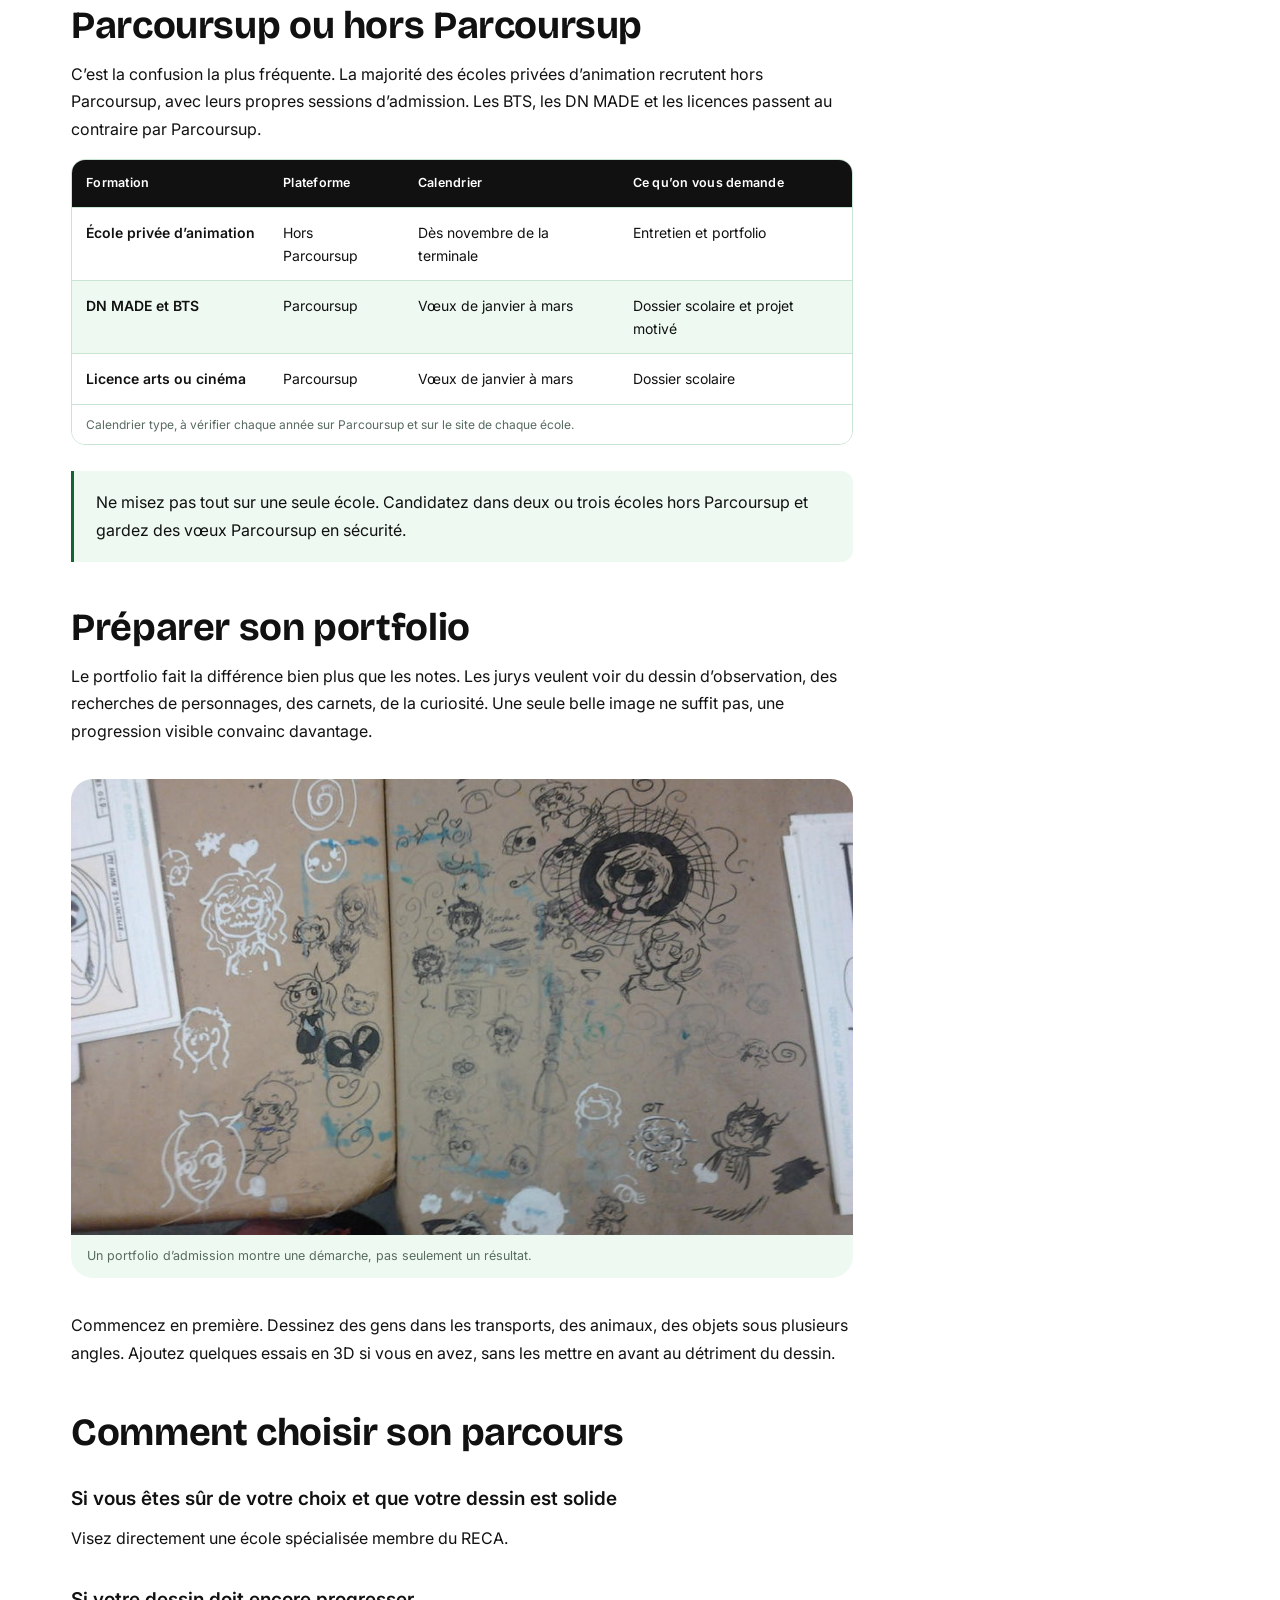
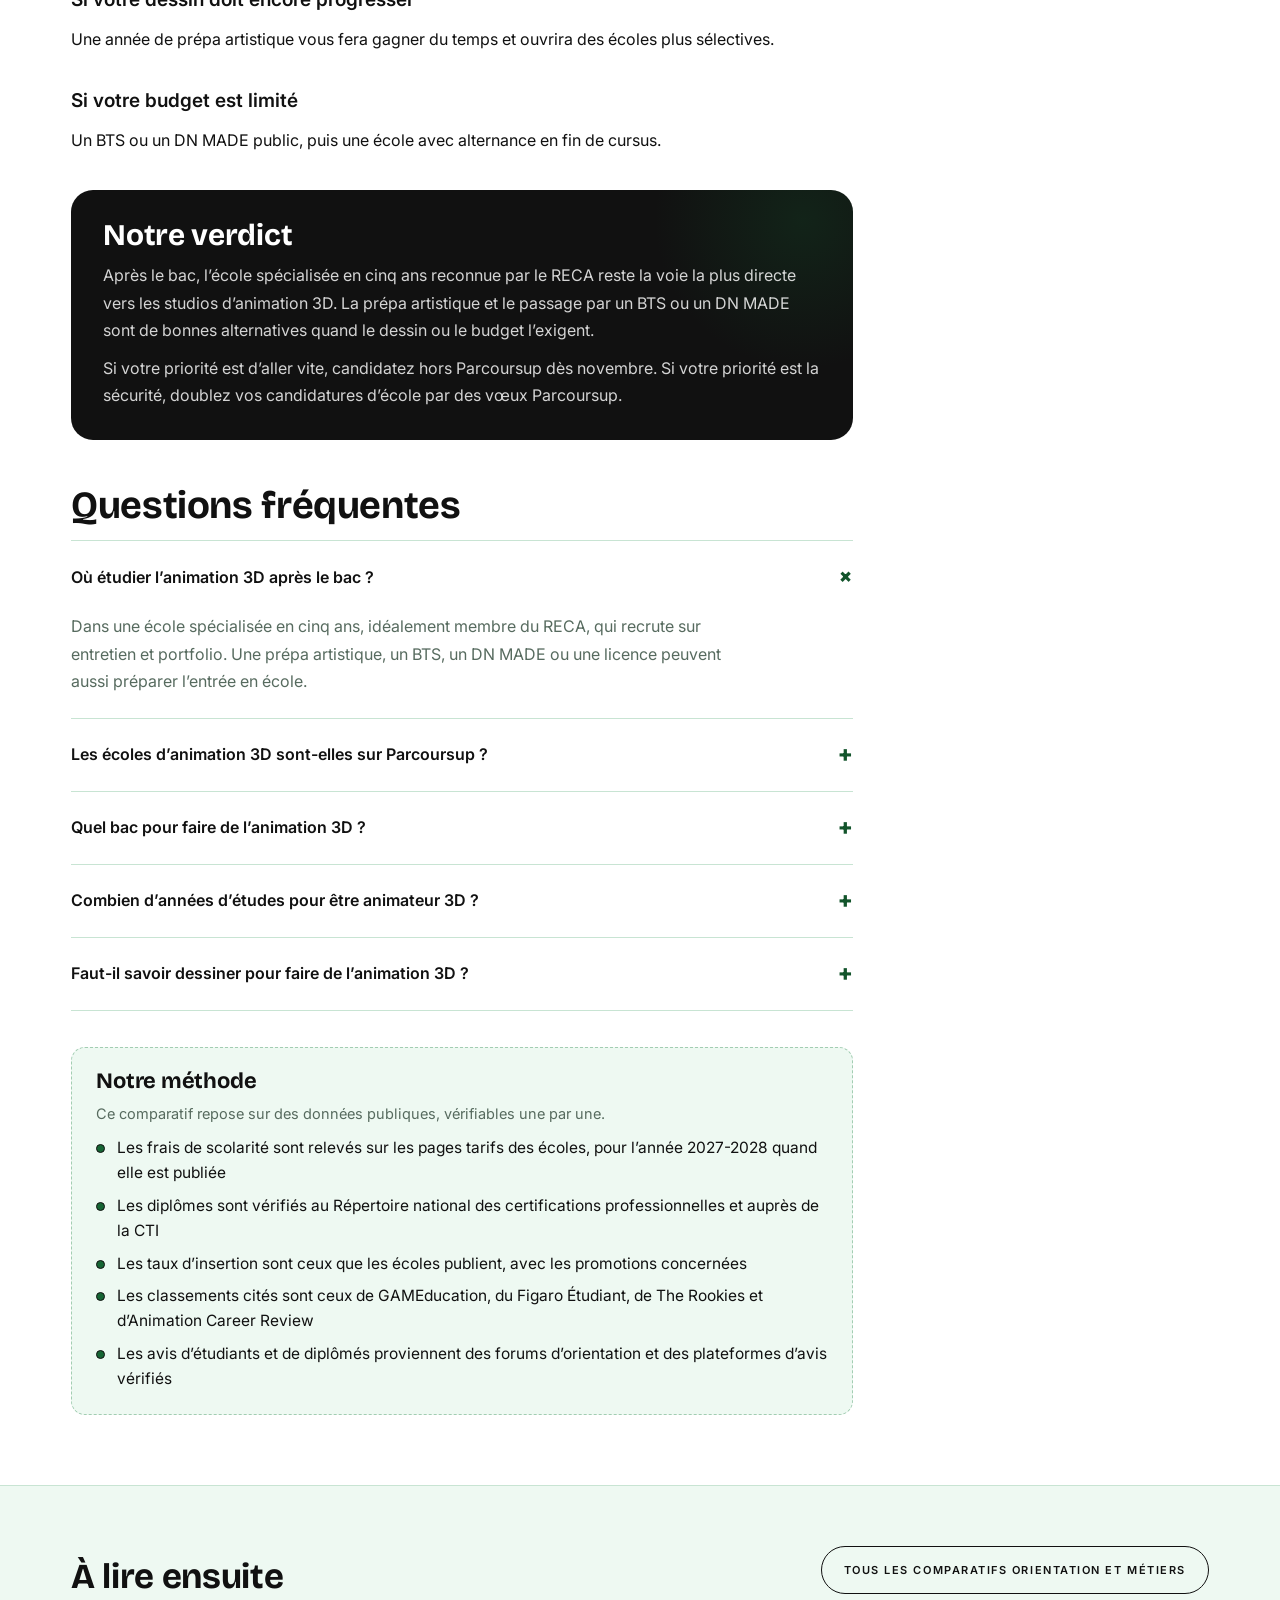
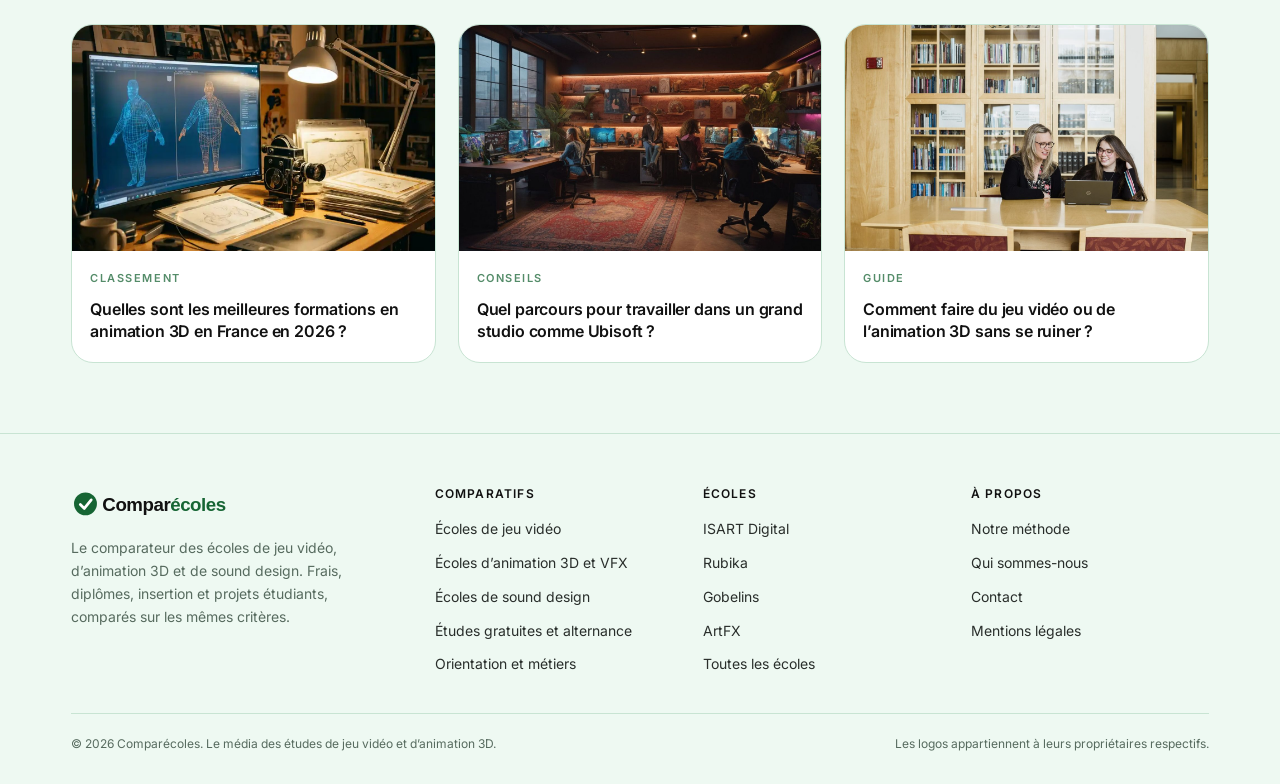
<file: orientation/animation-3d-apres-bac/index.html>
<!doctype html>
<html lang="fr">
<head>
<meta charset="utf-8">
<meta name="viewport" content="width=device-width, initial-scale=1">
<title>Où étudier l’animation 3D après le bac ? Les parcours possibles en 2026</title>
<meta name="description" content="Où étudier l’animation 3D après le bac ? Écoles en 5 ans, prépas artistiques, BTS et licences, Parcoursup ou non. Les 5 parcours comparés et le calendrier des admissions.">
<link rel="canonical" href="https://analytics-ds.github.io/comparecoles/orientation/animation-3d-apres-bac/">
<meta property="og:type" content="article">
<meta property="og:site_name" content="Comparécoles">
<meta property="og:title" content="Où étudier l’animation 3D après le bac ? Les parcours possibles en 2026">
<meta property="og:description" content="Où étudier l’animation 3D après le bac ? Écoles en 5 ans, prépas artistiques, BTS et licences, Parcoursup ou non. Les 5 parcours comparés et le calendrier des admissions.">
<meta property="og:url" content="https://analytics-ds.github.io/comparecoles/orientation/animation-3d-apres-bac/">
<meta property="og:image" content="https://analytics-ds.github.io/comparecoles/assets/img/art-5.jpg">
<link rel="preconnect" href="https://fonts.googleapis.com">
<link rel="preconnect" href="https://fonts.gstatic.com" crossorigin>
<link href="https://fonts.googleapis.com/css2?family=Bricolage+Grotesque:wght@600;700;800&family=Inter:wght@300;400;500;600&display=swap" rel="stylesheet">
<link rel="icon" href="../../assets/logo/favicon.svg" type="image/svg+xml">
<link rel="icon" type="image/png" sizes="32x32" href="../../assets/logo/favicon-32.png">
<link rel="apple-touch-icon" href="../../assets/logo/apple-touch-icon.png">
<meta name="theme-color" content="#166534">
<link rel="stylesheet" href="../../assets/css/site.css?v=7">
<script type="application/ld+json">{"@context": "https://schema.org", "@type": "Article", "headline": "Où étudier l’animation 3D après le bac ? Les parcours possibles en 2026", "description": "Où étudier l’animation 3D après le bac ? Écoles en 5 ans, prépas artistiques, BTS et licences, Parcoursup ou non. Les 5 parcours comparés et le calendrier des admissions.", "datePublished": "2026-11-15", "dateModified": "2026-11-15", "inLanguage": "fr-FR", "mainEntityOfPage": {"@type": "WebPage", "@id": "https://analytics-ds.github.io/comparecoles/orientation/animation-3d-apres-bac/"}, "image": "https://analytics-ds.github.io/comparecoles/assets/img/art-5.jpg", "author": {"@type": "Organization", "name": "Comparécoles", "url": "https://analytics-ds.github.io/comparecoles/"}, "publisher": {"@type": "Organization", "name": "Comparécoles", "url": "https://analytics-ds.github.io/comparecoles/", "logo": {"@type": "ImageObject", "url": "https://analytics-ds.github.io/comparecoles/assets/logo/logo.svg"}}, "articleSection": "Orientation et métiers", "about": ["École spécialisée en 5 ans", "Prépa artistique puis école", "BTS ou DN MADE puis école", "Mise à niveau en arts appliqués puis école", "Licence arts ou cinéma puis master", "Formation courte en ligne"]}</script>
<script type="application/ld+json">{"@context": "https://schema.org", "@type": "FAQPage", "mainEntity": [{"@type": "Question", "name": "Où étudier l’animation 3D après le bac ?", "acceptedAnswer": {"@type": "Answer", "text": "Dans une école spécialisée en cinq ans, idéalement membre du RECA, qui recrute sur entretien et portfolio. Une prépa artistique, un BTS, un DN MADE ou une licence peuvent aussi préparer l’entrée en école."}}, {"@type": "Question", "name": "Les écoles d’animation 3D sont-elles sur Parcoursup ?", "acceptedAnswer": {"@type": "Answer", "text": "La plupart des écoles privées d’animation recrutent hors Parcoursup. Les BTS, DN MADE et licences passent en revanche par Parcoursup."}}, {"@type": "Question", "name": "Quel bac pour faire de l’animation 3D ?", "acceptedAnswer": {"@type": "Answer", "text": "Aucun bac n’est obligatoire. Une spécialité arts plastiques aide, mais le portfolio compte davantage que la filière."}}, {"@type": "Question", "name": "Combien d’années d’études pour être animateur 3D ?", "acceptedAnswer": {"@type": "Answer", "text": "Cinq ans après le bac dans la plupart des écoles reconnues, pour un titre de niveau bac+5."}}, {"@type": "Question", "name": "Faut-il savoir dessiner pour faire de l’animation 3D ?", "acceptedAnswer": {"@type": "Answer", "text": "Oui, le dessin d’observation reste la base de la sélection et du métier, même en 3D."}}]}</script>
<script type="application/ld+json">{"@context": "https://schema.org", "@type": "BreadcrumbList", "itemListElement": [{"@type": "ListItem", "position": 1, "name": "Accueil", "item": "https://analytics-ds.github.io/comparecoles/"}, {"@type": "ListItem", "position": 2, "name": "Orientation et métiers", "item": "https://analytics-ds.github.io/comparecoles/orientation/"}, {"@type": "ListItem", "position": 3, "name": "Où étudier l’animation 3D après le bac ?"}]}</script>
</head>
<body>

<header class="scrolled">
  <div class="wrap nav">
    <a class="logo" href="../../" aria-label="Comparécoles, accueil"><img class="l-light" src="../../assets/logo/logo-light.svg" alt="Comparécoles" width="620" height="133"><img class="l-dark" src="../../assets/logo/logo.svg" alt="" aria-hidden="true" width="620" height="133"></a>
    <ul class="menu">
      <li><a href="../../jeu-video/">Jeu vidéo</a></li>
      <li><a href="../../animation-3d/">Animation 3D</a></li>
      <li><a href="../../sound-design/">Sound design</a></li>
      <li><a href="../../alternance/">Alternance</a></li>
      <li><a href="../../orientation/" style="text-decoration:underline;text-underline-offset:6px">Orientation</a></li>
    </ul>
    <div class="nav-actions">
      <a class="iconbtn" href="../../#outil" aria-label="Rechercher"><svg viewBox="0 0 24 24"><circle cx="11" cy="11" r="7"/><path d="M16 16l5 5"/></svg></a>
      <a class="btn btn-dark" href="../../#outil">Comparer 2 écoles</a>
      <button class="burger" aria-label="Menu"><svg width="22" height="14" viewBox="0 0 22 14" fill="none" stroke="#111" stroke-width="1.7"><path d="M0 1h22M0 7h22M0 13h22"/></svg></button>
    </div>
  </div>
</header>

<section class="art-hero">
  <img src="../../assets/img/art-5.jpg" alt="Lycéen qui dessine dans un carnet de croquis" width="1300" height="731" fetchpriority="high">
</section>

<section class="art-head">
  <div class="wrap">
    <div class="art-card">
      <nav class="crumbs" aria-label="Fil d'Ariane"><a href="../../">Accueil</a><i></i><a href="../../orientation/">Orientation et métiers</a><i></i><span>Où étudier l’animation 3D après le bac ?</span></nav>
      <h1>Où étudier l’animation 3D après le bac ?</h1>
      <p class="art-lead">Vous avez 17 ans, un carnet de croquis bien rempli et l’envie de travailler sur des films d’animation. Voici les six chemins possibles après le bac, avec ce que chacun demande et ce qu’il ouvre.</p>
      <div class="art-meta">
        <span class="art-author"><span>C</span><b>La rédaction Comparécoles</b></span>
        <span>Mis à jour le <b>15 novembre 2026</b></span>
        <span><b>8 min</b> de lecture</span>
        <span>6 parcours comparés</span>
      </div>
    </div>
  </div>
</section>

<section class="art-body">
  <div class="wrap art-cols">
    <article class="prose">

      <div class="brief">
        <h2>En bref</h2>
        <p class="answer">Après le bac, on étudie l’animation 3D dans une <b>école spécialisée en cinq ans</b>, avec une première année artistique, ou en passant par une <b>prépa artistique</b>, un <b>BTS</b> ou une <b>licence</b> avant une école. La voie la plus directe reste l’école reconnue par le RECA, qui recrute en général hors Parcoursup sur entretien et portfolio.</p>
        <ul><li>La plupart des écoles d’animation 3D recrutent hors Parcoursup, sur entretien et portfolio</li><li>Un cursus complet dure cinq ans après le bac et mène à un titre de niveau bac+5 dans les meilleures écoles</li><li>Le RECA regroupe 34 écoles françaises de cinéma d’animation et de VFX reconnues par la profession</li><li>Les sessions d’admission ouvrent souvent dès novembre de l’année de terminale</li></ul>
      </div>

      <details class="toc">
        <summary>Sommaire de ce guide</summary>
        <ol><li><a href="#parcours">Les six parcours après le bac</a></li><li><a href="#ecole">L’école spécialisée, la voie la plus directe</a></li><li><a href="#parcoursup">Parcoursup ou hors Parcoursup</a></li><li><a href="#portfolio">Préparer son portfolio</a></li><li><a href="#choisir">Comment choisir son parcours</a></li></ol>
      </details>

      <h2 id="parcours">Les six parcours après le bac</h2><p>Il n’y a pas de voie unique. Le bon chemin dépend de votre niveau en dessin, de votre budget et de votre certitude. Un élève qui sait depuis la seconde qu’il veut animer des personnages n’a pas le même parcours que celui qui hésite encore entre cinéma et illustration.</p><div class="table-wrap"><div class="table-scroll"><table><thead><tr><th>Parcours</th><th>Note /10</th><th>Durée</th><th>Admission</th><th>Coût</th><th>Pour qui</th></tr></thead><tbody><tr><td class="brand">École spécialisée en 5 ans<span class='badge'>Notre choix</span></td><td class="note best">8,4</td><td>5 ans</td><td>Entretien et portfolio</td><td>Élevé, alternance en fin de cursus</td><td>Les profils décidés</td></tr><tr><td class="brand">Prépa artistique puis école</td><td class="note">7,8</td><td>1 + 4 ou 5 ans</td><td>Dossier</td><td>Prépa payante en général</td><td>Les profils qui doivent muscler leur dessin</td></tr><tr><td class="brand">BTS ou DN MADE puis école</td><td class="note">7,4</td><td>3 + 2 ans</td><td>Parcoursup</td><td>Faible dans le public</td><td>Les profils qui veulent une base large</td></tr><tr><td class="brand">Mise à niveau en arts appliqués puis école</td><td class="note">7,2</td><td>1 + 4 ans</td><td>Dossier</td><td>Faible dans le public</td><td>Les profils venus d’un bac général</td></tr><tr><td class="brand">Licence arts ou cinéma puis master</td><td class="note">7,0</td><td>3 + 2 ans</td><td>Parcoursup</td><td>Frais universitaires</td><td>Les profils plus théoriques</td></tr><tr><td class="brand">Formation courte en ligne</td><td class="note">5,4</td><td>Quelques mois</td><td>Libre</td><td>Variable</td><td>Les curieux qui veulent tester</td></tr></tbody></table></div><div class="table-note">Notes Comparécoles de novembre 2026, pondérées par l’accès aux studios d’animation.</div></div><h2 id="ecole">L’école spécialisée, la voie la plus directe</h2><p>Les écoles d’animation 3D reconnues proposent un cursus de cinq ans. La première année est artistique, dessin d’observation, perspective, couleur, histoire de l’art. Les années suivantes passent à la 3D, à l’animation de personnages, aux effets visuels, puis au film de fin d’études.</p><ul><li>Vérifiez que l’école appartient au RECA, gage de reconnaissance par la profession</li><li>Regardez le niveau du titre délivré, un titre RNCP de niveau 7 équivaut à un bac+5</li><li>Demandez à quelle année commence l’alternance, elle change le coût total</li><li>Regardez les films de fin d’études des trois dernières promotions, c’est le meilleur indicateur du niveau</li></ul><figure><img src="../../assets/img/in-animation-3d-apres-bac-1.jpg" alt="Étudiants en cours de dessin d’observation" width="1200" height="700" loading="lazy"><figcaption>La première année artistique pose les bases du dessin avant la 3D.</figcaption></figure><h2 id="parcoursup">Parcoursup ou hors Parcoursup</h2><p>C’est la confusion la plus fréquente. La majorité des écoles privées d’animation recrutent hors Parcoursup, avec leurs propres sessions d’admission. Les BTS, les DN MADE et les licences passent au contraire par Parcoursup.</p><div class="table-wrap"><div class="table-scroll"><table><thead><tr><th>Formation</th><th>Plateforme</th><th>Calendrier</th><th>Ce qu’on vous demande</th></tr></thead><tbody><tr><td class="brand">École privée d’animation</td><td>Hors Parcoursup</td><td>Dès novembre de la terminale</td><td>Entretien et portfolio</td></tr><tr><td class="brand">DN MADE et BTS</td><td>Parcoursup</td><td>Vœux de janvier à mars</td><td>Dossier scolaire et projet motivé</td></tr><tr><td class="brand">Licence arts ou cinéma</td><td>Parcoursup</td><td>Vœux de janvier à mars</td><td>Dossier scolaire</td></tr></tbody></table></div><div class="table-note">Calendrier type, à vérifier chaque année sur Parcoursup et sur le site de chaque école.</div></div><blockquote><p>Ne misez pas tout sur une seule école. Candidatez dans deux ou trois écoles hors Parcoursup et gardez des vœux Parcoursup en sécurité.</p></blockquote><h2 id="portfolio">Préparer son portfolio</h2><p>Le portfolio fait la différence bien plus que les notes. Les jurys veulent voir du dessin d’observation, des recherches de personnages, des carnets, de la curiosité. Une seule belle image ne suffit pas, une progression visible convainc davantage.</p><figure><img src="../../assets/img/in-animation-3d-apres-bac-2.jpg" alt="Planches de dessins de personnages étalées sur une table" width="1200" height="700" loading="lazy"><figcaption>Un portfolio d’admission montre une démarche, pas seulement un résultat.</figcaption></figure><p>Commencez en première. Dessinez des gens dans les transports, des animaux, des objets sous plusieurs angles. Ajoutez quelques essais en 3D si vous en avez, sans les mettre en avant au détriment du dessin.</p><h2 id="choisir">Comment choisir son parcours</h2><h3>Si vous êtes sûr de votre choix et que votre dessin est solide</h3><p>Visez directement une école spécialisée membre du RECA.</p><h3>Si votre dessin doit encore progresser</h3><p>Une année de prépa artistique vous fera gagner du temps et ouvrira des écoles plus sélectives.</p><h3>Si votre budget est limité</h3><p>Un BTS ou un DN MADE public, puis une école avec alternance en fin de cursus.</p>

      <div class="verdict-box">
        <h2>Notre verdict</h2>
        <p>Après le bac, l’école spécialisée en cinq ans reconnue par le RECA reste la voie la plus directe vers les studios d’animation 3D. La prépa artistique et le passage par un BTS ou un DN MADE sont de bonnes alternatives quand le dessin ou le budget l’exigent.</p><p>Si votre priorité est d’aller vite, candidatez hors Parcoursup dès novembre. Si votre priorité est la sécurité, doublez vos candidatures d’école par des vœux Parcoursup.</p>
      </div>

      <h2 id="faq">Questions fréquentes</h2>
      <div class="faq" style="padding:0"><details open><summary>Où étudier l’animation 3D après le bac ?</summary><p>Dans une école spécialisée en cinq ans, idéalement membre du RECA, qui recrute sur entretien et portfolio. Une prépa artistique, un BTS, un DN MADE ou une licence peuvent aussi préparer l’entrée en école.</p></details><details><summary>Les écoles d’animation 3D sont-elles sur Parcoursup ?</summary><p>La plupart des écoles privées d’animation recrutent hors Parcoursup. Les BTS, DN MADE et licences passent en revanche par Parcoursup.</p></details><details><summary>Quel bac pour faire de l’animation 3D ?</summary><p>Aucun bac n’est obligatoire. Une spécialité arts plastiques aide, mais le portfolio compte davantage que la filière.</p></details><details><summary>Combien d’années d’études pour être animateur 3D ?</summary><p>Cinq ans après le bac dans la plupart des écoles reconnues, pour un titre de niveau bac+5.</p></details><details><summary>Faut-il savoir dessiner pour faire de l’animation 3D ?</summary><p>Oui, le dessin d’observation reste la base de la sélection et du métier, même en 3D.</p></details></div>

      <div class="method-box">
        <h2>Notre méthode</h2>
        <p>Ce comparatif repose sur des données publiques, vérifiables une par une.</p>
        <ul><li>Les frais de scolarité sont relevés sur les pages tarifs des écoles, pour l’année 2027-2028 quand elle est publiée</li><li>Les diplômes sont vérifiés au Répertoire national des certifications professionnelles et auprès de la CTI</li><li>Les taux d’insertion sont ceux que les écoles publient, avec les promotions concernées</li><li>Les classements cités sont ceux de GAMEducation, du Figaro Étudiant, de The Rookies et d’Animation Career Review</li><li>Les avis d’étudiants et de diplômés proviennent des forums d’orientation et des plateformes d’avis vérifiés</li></ul>
      </div>
    </article>

    <aside class="aside">
      <div class="aside-card">
        <h3>Le comparatif à lire</h3>
        <p><a href="../../animation-3d/meilleures-ecoles-animation-3d/"><b>Quelles sont les meilleures formations en animation 3D en France en 2026 ?</b></a></p>
        <a class="btn btn-dark" href="../../animation-3d/meilleures-ecoles-animation-3d/" style="width:100%;justify-content:center">Lire le comparatif</a>
      </div>
      <div class="aside-card">
        <h3>Dans ce guide</h3>
        <div class="aside-links"><a href="#parcours">Les six parcours après le bac</a><a href="#ecole">L’école spécialisée, la voie la plus directe</a><a href="#parcoursup">Parcoursup ou hors Parcoursup</a><a href="#portfolio">Préparer son portfolio</a><a href="#choisir">Comment choisir son parcours</a><a href="#faq">Questions fréquentes</a></div>
      </div>
      <div class="aside-card dark">
        <h3>Newsletter</h3>
        <p>Le classement du mois et les dates de portes ouvertes, un email par semaine.</p>
        <a class="btn btn-yellow" href="../../#newsletter" style="width:100%;justify-content:center">Je m'inscris</a>
      </div>
    </aside>
  </div>
</section>

<section class="related">
  <div class="wrap">
    <div class="section-head"><h2>À lire ensuite</h2><a class="btn btn-ghost" href="../../orientation/">Tous les comparatifs orientation et métiers</a></div>
    <div class="grid3"><a class="post big" href="../../animation-3d/meilleures-ecoles-animation-3d/"><img src="../../assets/img/art-2.jpg" alt="" width="800" height="560" loading="lazy"><div class="post-body"><span class="eyebrow">Classement</span><h3>Quelles sont les meilleures formations en animation 3D en France en 2026 ?</h3></div></a><a class="post big" href="../../orientation/travailler-studio-jeu-video/"><img src="../../assets/img/art-6.jpg" alt="" width="800" height="560" loading="lazy"><div class="post-body"><span class="eyebrow">Conseils</span><h3>Quel parcours pour travailler dans un grand studio comme Ubisoft ?</h3></div></a><a class="post big" href="../../alternance/etudes-gratuites-alternance/"><img src="../../assets/img/art-4.jpg" alt="" width="800" height="560" loading="lazy"><div class="post-body"><span class="eyebrow">Guide</span><h3>Comment faire du jeu vidéo ou de l’animation 3D sans se ruiner ?</h3></div></a></div>
  </div>
</section>

<footer>
  <div class="wrap">
    <div class="foot-grid">
      <div class="foot-brand"><a class="logo" href="../../" aria-label="Comparécoles, accueil"><img src="../../assets/logo/logo.svg" alt="Comparécoles" width="620" height="133" loading="lazy"></a><p>Le comparateur des écoles de jeu vidéo, d’animation 3D et de sound design. Frais, diplômes, insertion et projets étudiants, comparés sur les mêmes critères.</p></div>
      <div><h4>Comparatifs</h4><ul><li><a href="../../jeu-video/">Écoles de jeu vidéo</a></li><li><a href="../../animation-3d/">Écoles d’animation 3D et VFX</a></li><li><a href="../../sound-design/">Écoles de sound design</a></li><li><a href="../../alternance/">Études gratuites et alternance</a></li><li><a href="../../orientation/">Orientation et métiers</a></li></ul></div>
      <div><h4>Écoles</h4><ul><li><a href="jeu-video/">ISART Digital</a></li><li><a href="jeu-video/">Rubika</a></li><li><a href="animation-3d/">Gobelins</a></li><li><a href="animation-3d/">ArtFX</a></li><li><a href="../../#marques">Toutes les écoles</a></li></ul></div>
      <div><h4>À propos</h4><ul><li><a href="../../#methode">Notre méthode</a></li><li><a href="../../a-propos/">Qui sommes-nous</a></li><li><a href="../../a-propos/#contact">Contact</a></li><li><a href="../../mentions-legales/">Mentions légales</a></li></ul></div>
    </div>
    <div class="foot-bottom"><span>© 2026 Comparécoles. Le média des études de jeu vidéo et d’animation 3D.</span><span>Les logos appartiennent à leurs propriétaires respectifs.</span></div>
  </div>
</footer>

<script src="../../assets/js/site.js?v=7"></script>
</body>
</html>
</file>
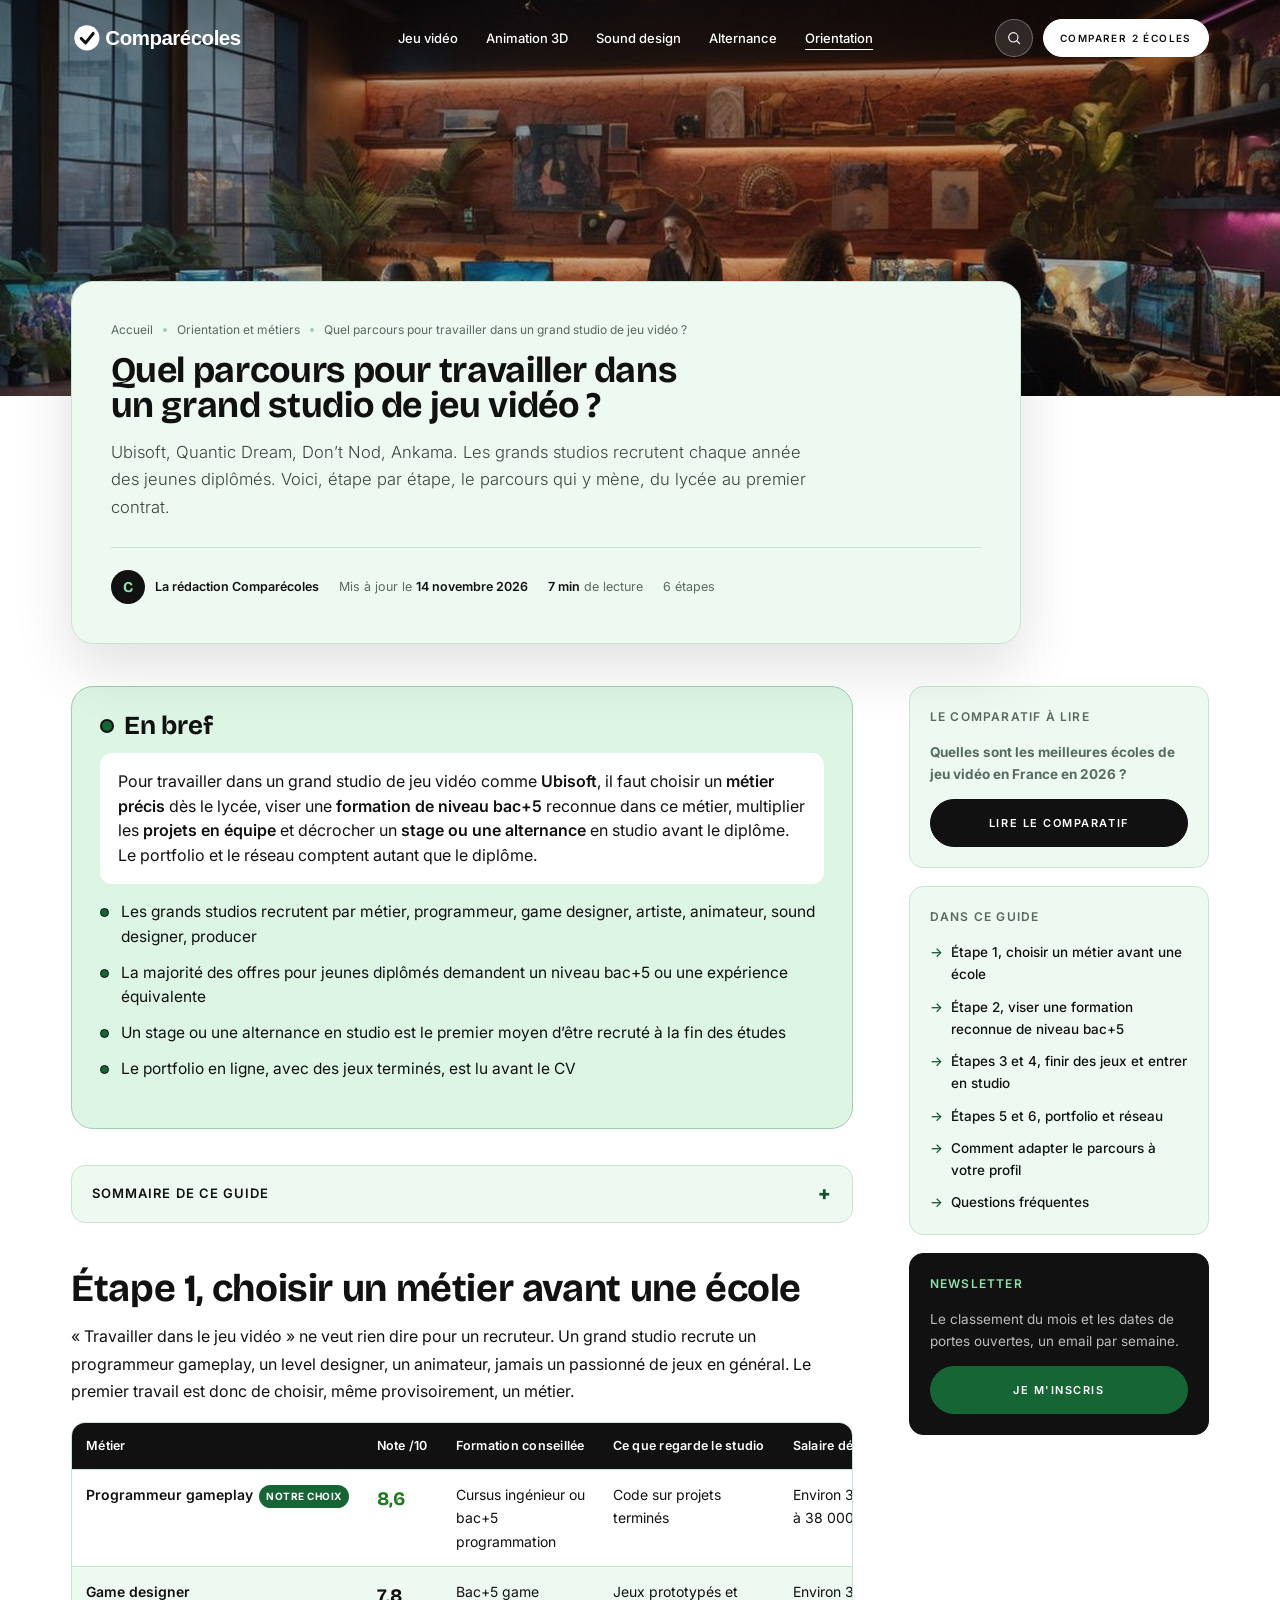
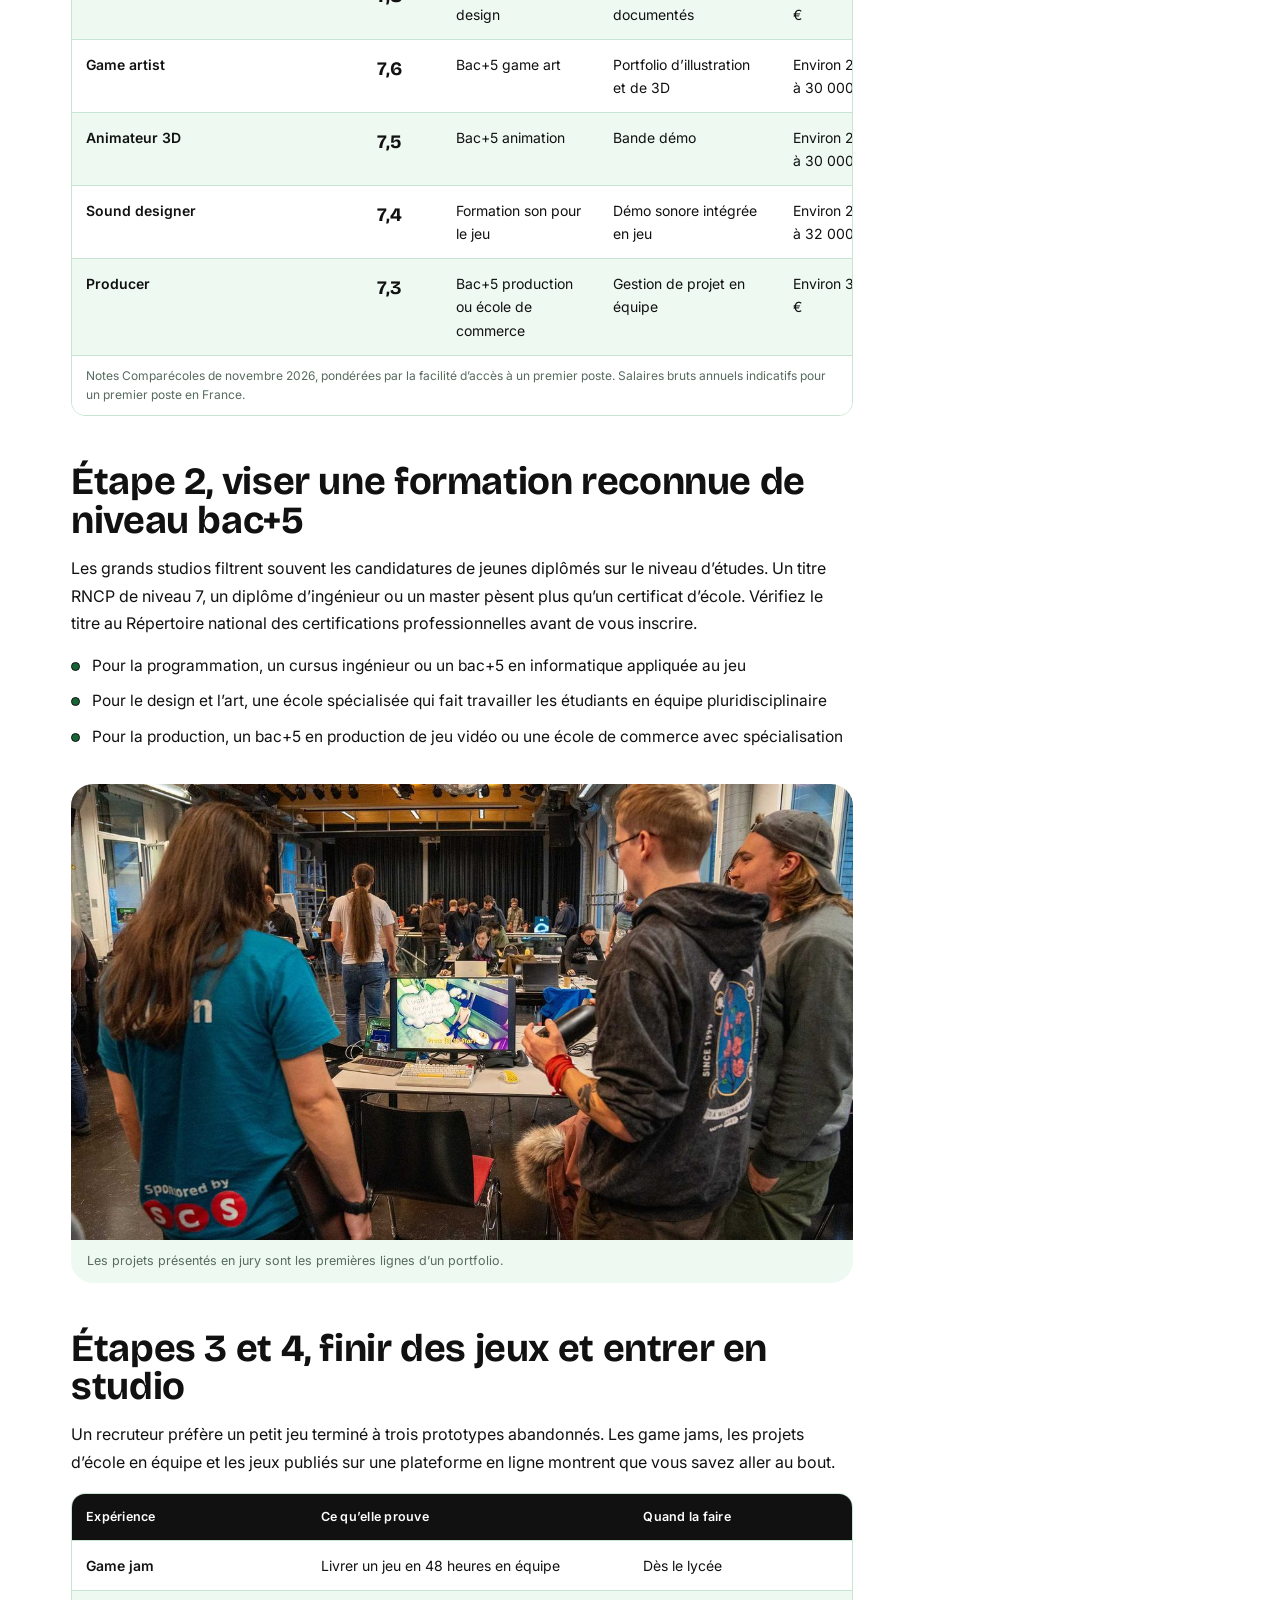
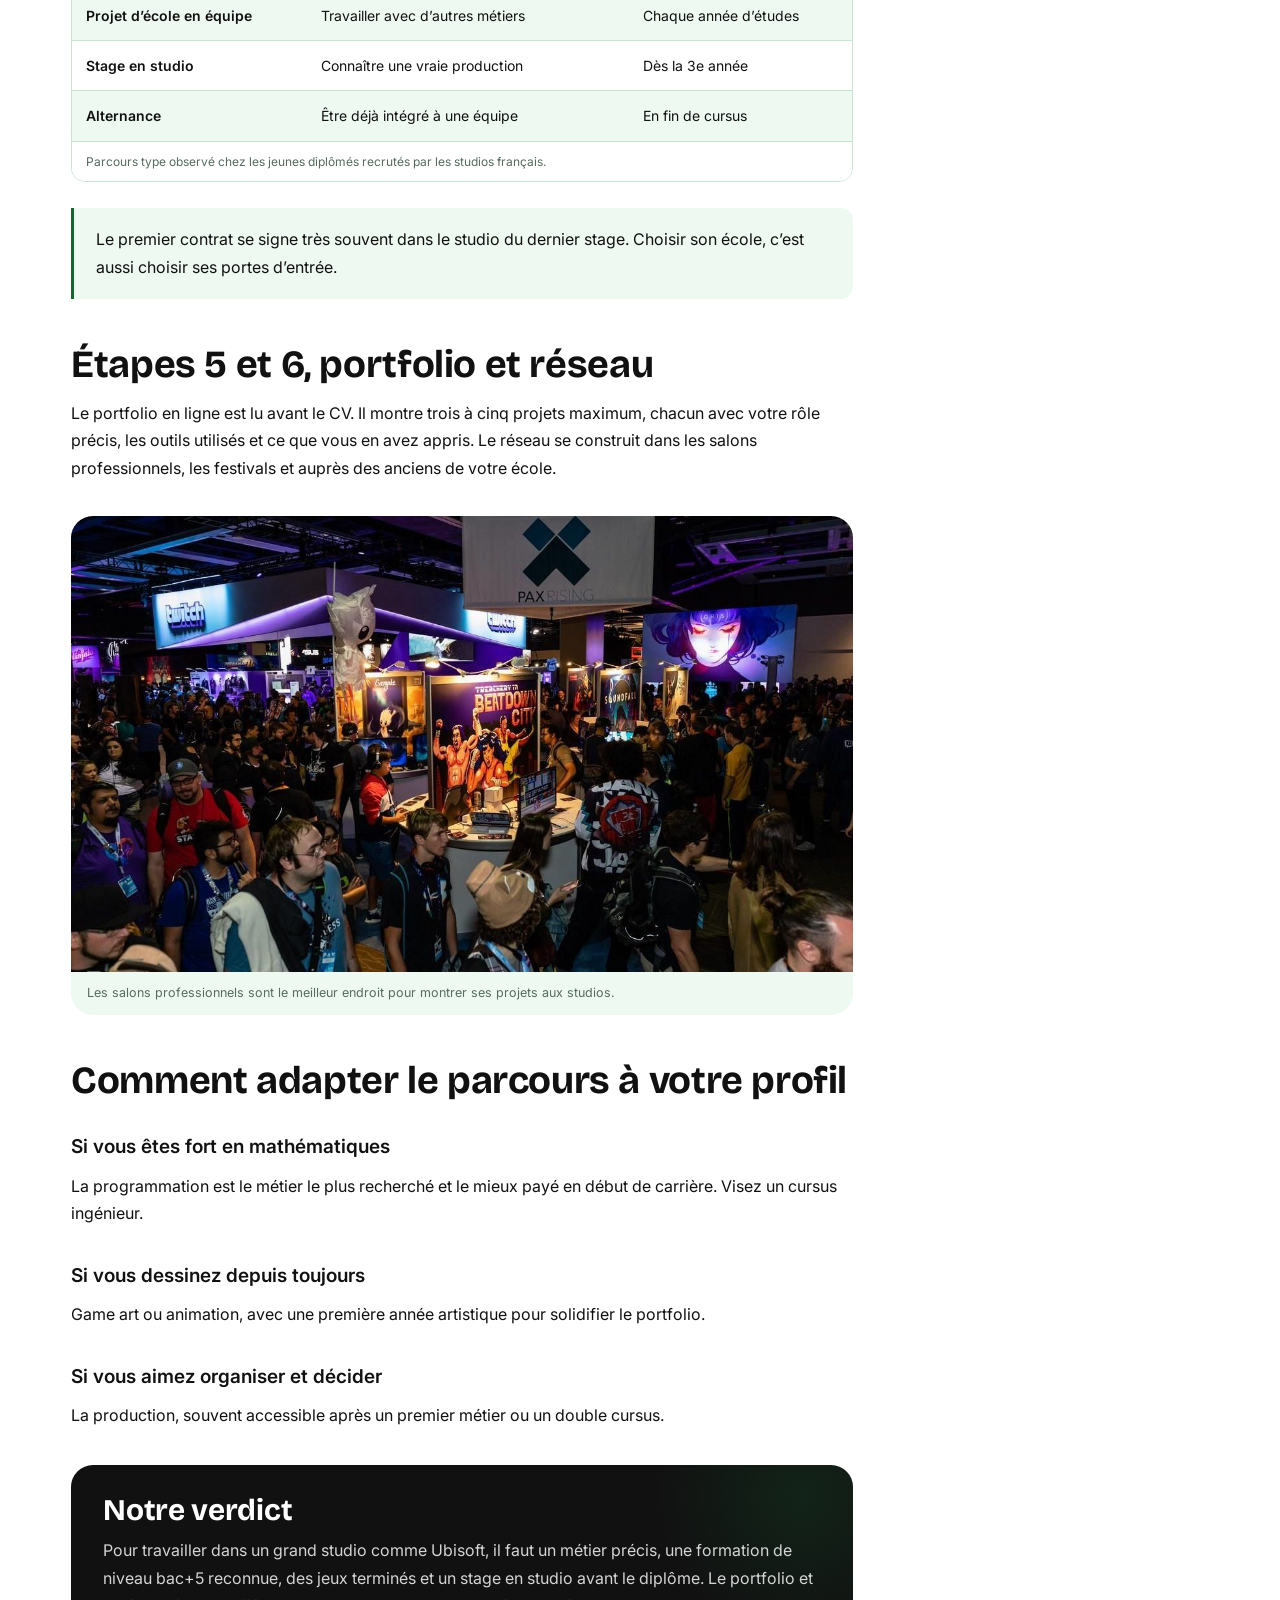
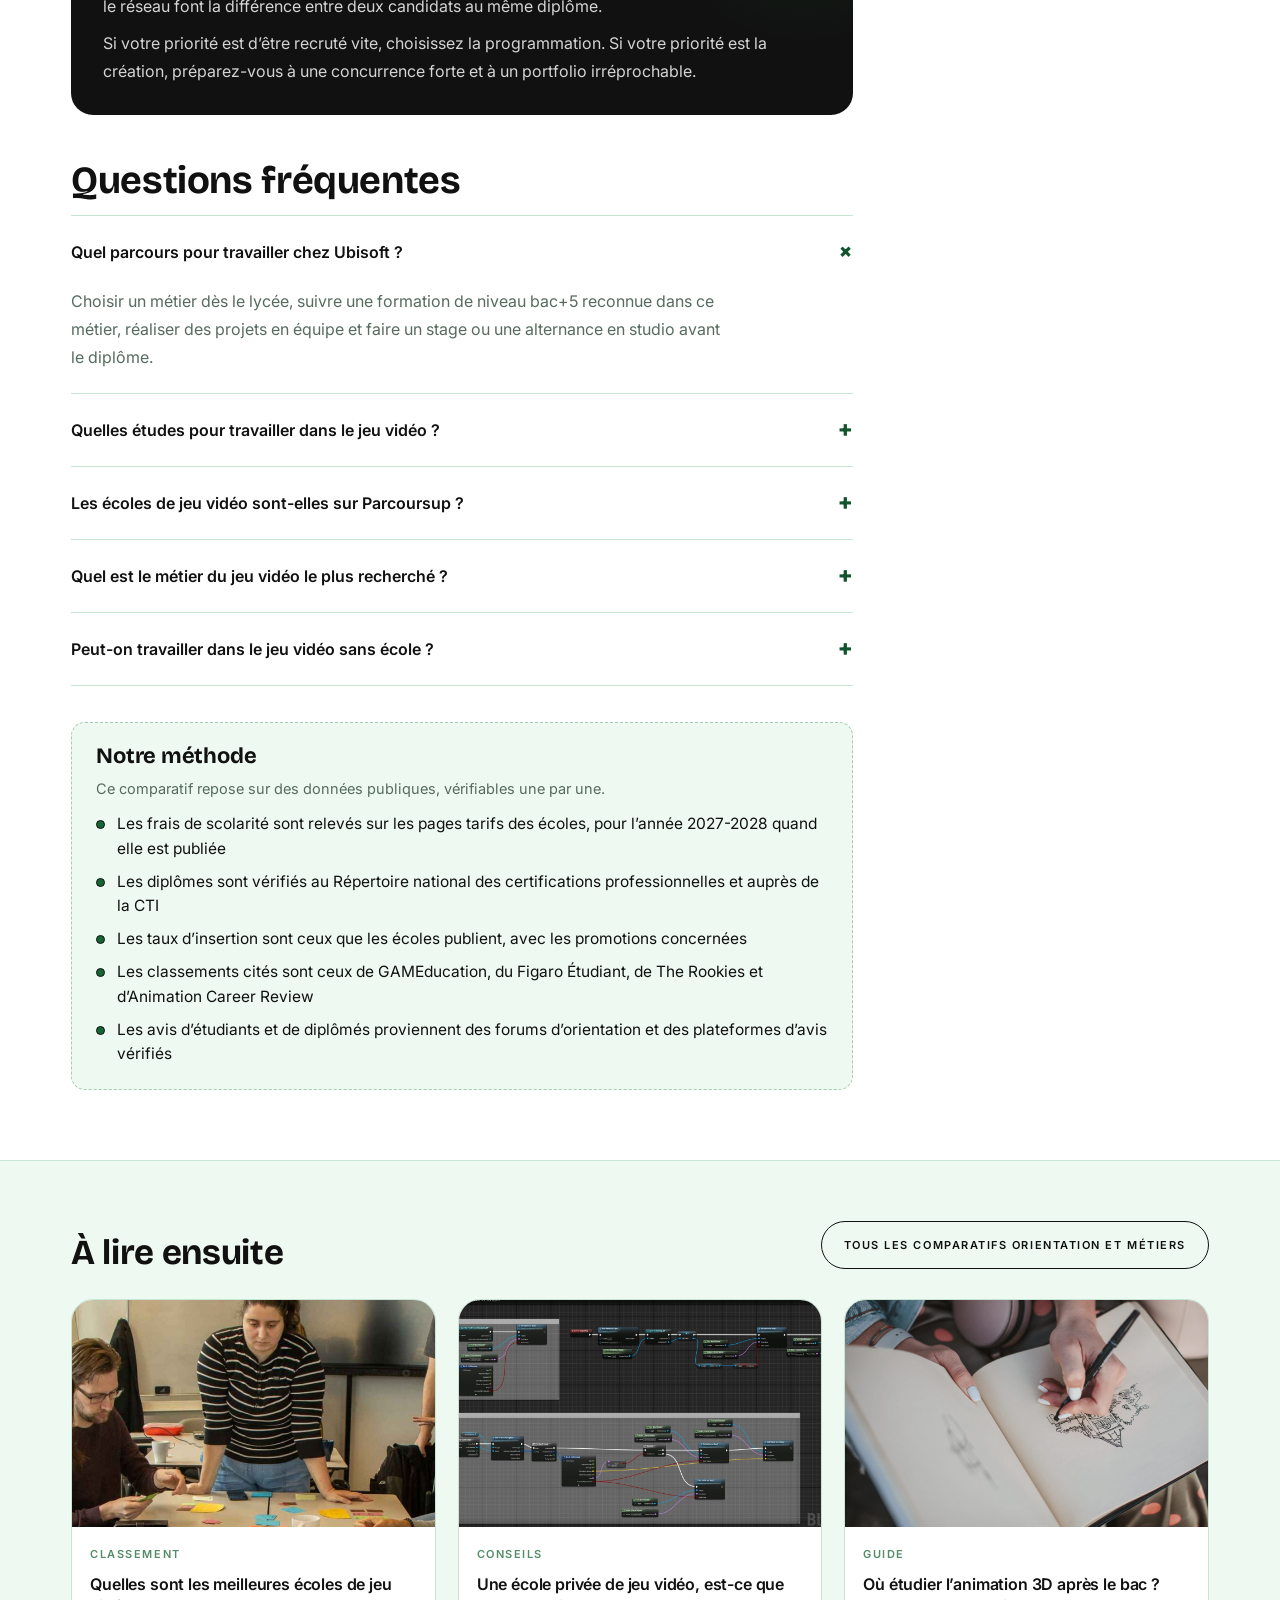
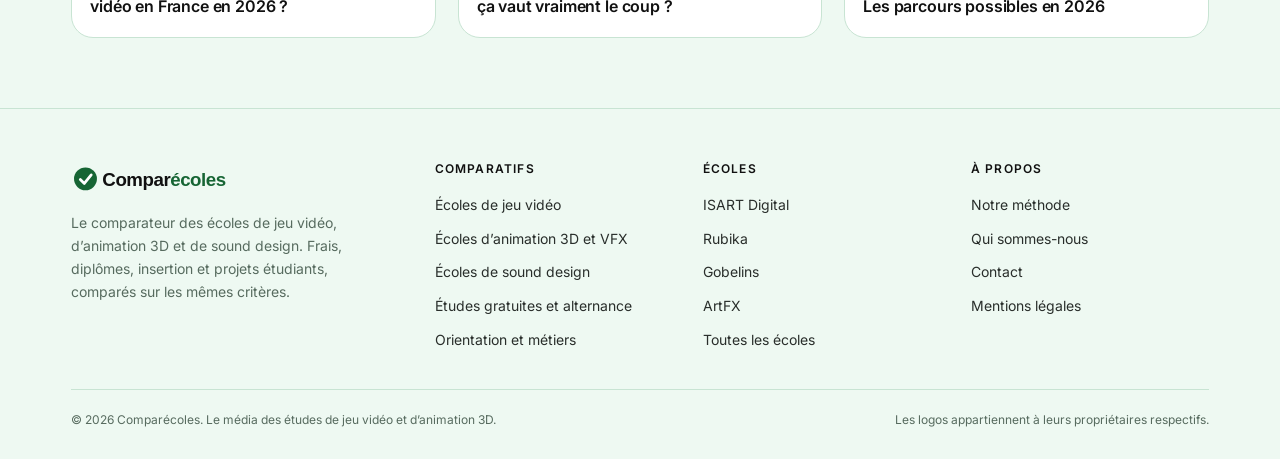
<file: orientation/travailler-studio-jeu-video/index.html>
<!doctype html>
<html lang="fr">
<head>
<meta charset="utf-8">
<meta name="viewport" content="width=device-width, initial-scale=1">
<title>Quel parcours pour travailler dans un grand studio comme Ubisoft ?</title>
<meta name="description" content="Quel parcours suivre au lycée pour travailler dans un studio comme Ubisoft ? Métiers, diplômes, stages et portfolio, les 6 étapes concrètes d’un parcours qui mène en studio.">
<link rel="canonical" href="https://analytics-ds.github.io/comparecoles/orientation/travailler-studio-jeu-video/">
<meta property="og:type" content="article">
<meta property="og:site_name" content="Comparécoles">
<meta property="og:title" content="Quel parcours pour travailler dans un grand studio comme Ubisoft ?">
<meta property="og:description" content="Quel parcours suivre au lycée pour travailler dans un studio comme Ubisoft ? Métiers, diplômes, stages et portfolio, les 6 étapes concrètes d’un parcours qui mène en studio.">
<meta property="og:url" content="https://analytics-ds.github.io/comparecoles/orientation/travailler-studio-jeu-video/">
<meta property="og:image" content="https://analytics-ds.github.io/comparecoles/assets/img/art-6.jpg">
<link rel="preconnect" href="https://fonts.googleapis.com">
<link rel="preconnect" href="https://fonts.gstatic.com" crossorigin>
<link href="https://fonts.googleapis.com/css2?family=Bricolage+Grotesque:wght@600;700;800&family=Inter:wght@300;400;500;600&display=swap" rel="stylesheet">
<link rel="icon" href="../../assets/logo/favicon.svg" type="image/svg+xml">
<link rel="icon" type="image/png" sizes="32x32" href="../../assets/logo/favicon-32.png">
<link rel="apple-touch-icon" href="../../assets/logo/apple-touch-icon.png">
<meta name="theme-color" content="#166534">
<link rel="stylesheet" href="../../assets/css/site.css?v=7">
<script type="application/ld+json">{"@context": "https://schema.org", "@type": "Article", "headline": "Quel parcours pour travailler dans un grand studio comme Ubisoft ?", "description": "Quel parcours suivre au lycée pour travailler dans un studio comme Ubisoft ? Métiers, diplômes, stages et portfolio, les 6 étapes concrètes d’un parcours qui mène en studio.", "datePublished": "2026-11-14", "dateModified": "2026-11-14", "inLanguage": "fr-FR", "mainEntityOfPage": {"@type": "WebPage", "@id": "https://analytics-ds.github.io/comparecoles/orientation/travailler-studio-jeu-video/"}, "image": "https://analytics-ds.github.io/comparecoles/assets/img/art-6.jpg", "author": {"@type": "Organization", "name": "Comparécoles", "url": "https://analytics-ds.github.io/comparecoles/"}, "publisher": {"@type": "Organization", "name": "Comparécoles", "url": "https://analytics-ds.github.io/comparecoles/", "logo": {"@type": "ImageObject", "url": "https://analytics-ds.github.io/comparecoles/assets/logo/logo.svg"}}, "articleSection": "Orientation et métiers", "about": ["Programmeur gameplay", "Game designer", "Game artist", "Animateur 3D", "Sound designer", "Producer"]}</script>
<script type="application/ld+json">{"@context": "https://schema.org", "@type": "FAQPage", "mainEntity": [{"@type": "Question", "name": "Quel parcours pour travailler chez Ubisoft ?", "acceptedAnswer": {"@type": "Answer", "text": "Choisir un métier dès le lycée, suivre une formation de niveau bac+5 reconnue dans ce métier, réaliser des projets en équipe et faire un stage ou une alternance en studio avant le diplôme."}}, {"@type": "Question", "name": "Quelles études pour travailler dans le jeu vidéo ?", "acceptedAnswer": {"@type": "Answer", "text": "Un bac+5 dans le métier visé, programmation, game design, game art, animation, son ou production, de préférence avec un titre RNCP de niveau 7 ou un diplôme d’ingénieur."}}, {"@type": "Question", "name": "Les écoles de jeu vidéo sont-elles sur Parcoursup ?", "acceptedAnswer": {"@type": "Answer", "text": "Rarement. La plupart recrutent hors Parcoursup sur entretien et portfolio, seules quelques prépas intégrées et formations publiques passent par Parcoursup."}}, {"@type": "Question", "name": "Quel est le métier du jeu vidéo le plus recherché ?", "acceptedAnswer": {"@type": "Answer", "text": "La programmation, en particulier gameplay et moteur. C’est aussi le métier le mieux payé en début de carrière, autour de 35 000 à 38 000 € bruts par an."}}, {"@type": "Question", "name": "Peut-on travailler dans le jeu vidéo sans école ?", "acceptedAnswer": {"@type": "Answer", "text": "C’est possible en programmation avec un portfolio exceptionnel, beaucoup plus rare pour les métiers artistiques. Les grands studios recrutent très majoritairement des diplômés."}}]}</script>
<script type="application/ld+json">{"@context": "https://schema.org", "@type": "BreadcrumbList", "itemListElement": [{"@type": "ListItem", "position": 1, "name": "Accueil", "item": "https://analytics-ds.github.io/comparecoles/"}, {"@type": "ListItem", "position": 2, "name": "Orientation et métiers", "item": "https://analytics-ds.github.io/comparecoles/orientation/"}, {"@type": "ListItem", "position": 3, "name": "Quel parcours pour travailler dans un grand studio de jeu vidéo ?"}]}</script>
</head>
<body>

<header class="scrolled">
  <div class="wrap nav">
    <a class="logo" href="../../" aria-label="Comparécoles, accueil"><img class="l-light" src="../../assets/logo/logo-light.svg" alt="Comparécoles" width="620" height="133"><img class="l-dark" src="../../assets/logo/logo.svg" alt="" aria-hidden="true" width="620" height="133"></a>
    <ul class="menu">
      <li><a href="../../jeu-video/">Jeu vidéo</a></li>
      <li><a href="../../animation-3d/">Animation 3D</a></li>
      <li><a href="../../sound-design/">Sound design</a></li>
      <li><a href="../../alternance/">Alternance</a></li>
      <li><a href="../../orientation/" style="text-decoration:underline;text-underline-offset:6px">Orientation</a></li>
    </ul>
    <div class="nav-actions">
      <a class="iconbtn" href="../../#outil" aria-label="Rechercher"><svg viewBox="0 0 24 24"><circle cx="11" cy="11" r="7"/><path d="M16 16l5 5"/></svg></a>
      <a class="btn btn-dark" href="../../#outil">Comparer 2 écoles</a>
      <button class="burger" aria-label="Menu"><svg width="22" height="14" viewBox="0 0 22 14" fill="none" stroke="#111" stroke-width="1.7"><path d="M0 1h22M0 7h22M0 13h22"/></svg></button>
    </div>
  </div>
</header>

<section class="art-hero">
  <img src="../../assets/img/art-6.jpg" alt="Équipe de développeurs en réunion dans un studio de jeu vidéo" width="1300" height="731" fetchpriority="high">
</section>

<section class="art-head">
  <div class="wrap">
    <div class="art-card">
      <nav class="crumbs" aria-label="Fil d'Ariane"><a href="../../">Accueil</a><i></i><a href="../../orientation/">Orientation et métiers</a><i></i><span>Quel parcours pour travailler dans un grand studio de jeu vidéo ?</span></nav>
      <h1>Quel parcours pour travailler dans un grand studio de jeu vidéo ?</h1>
      <p class="art-lead">Ubisoft, Quantic Dream, Don’t Nod, Ankama. Les grands studios recrutent chaque année des jeunes diplômés. Voici, étape par étape, le parcours qui y mène, du lycée au premier contrat.</p>
      <div class="art-meta">
        <span class="art-author"><span>C</span><b>La rédaction Comparécoles</b></span>
        <span>Mis à jour le <b>14 novembre 2026</b></span>
        <span><b>7 min</b> de lecture</span>
        <span>6 étapes</span>
      </div>
    </div>
  </div>
</section>

<section class="art-body">
  <div class="wrap art-cols">
    <article class="prose">

      <div class="brief">
        <h2>En bref</h2>
        <p class="answer">Pour travailler dans un grand studio de jeu vidéo comme <b>Ubisoft</b>, il faut choisir un <b>métier précis</b> dès le lycée, viser une <b>formation de niveau bac+5</b> reconnue dans ce métier, multiplier les <b>projets en équipe</b> et décrocher un <b>stage ou une alternance</b> en studio avant le diplôme. Le portfolio et le réseau comptent autant que le diplôme.</p>
        <ul><li>Les grands studios recrutent par métier, programmeur, game designer, artiste, animateur, sound designer, producer</li><li>La majorité des offres pour jeunes diplômés demandent un niveau bac+5 ou une expérience équivalente</li><li>Un stage ou une alternance en studio est le premier moyen d’être recruté à la fin des études</li><li>Le portfolio en ligne, avec des jeux terminés, est lu avant le CV</li></ul>
      </div>

      <details class="toc">
        <summary>Sommaire de ce guide</summary>
        <ol><li><a href="#metier">Étape 1, choisir un métier avant une école</a></li><li><a href="#formation">Étape 2, viser une formation reconnue de niveau bac+5</a></li><li><a href="#projets">Étapes 3 et 4, finir des jeux et entrer en studio</a></li><li><a href="#portfolio">Étapes 5 et 6, portfolio et réseau</a></li><li><a href="#choisir">Comment adapter le parcours à votre profil</a></li></ol>
      </details>

      <h2 id="metier">Étape 1, choisir un métier avant une école</h2><p>« Travailler dans le jeu vidéo » ne veut rien dire pour un recruteur. Un grand studio recrute un programmeur gameplay, un level designer, un animateur, jamais un passionné de jeux en général. Le premier travail est donc de choisir, même provisoirement, un métier.</p><div class="table-wrap"><div class="table-scroll"><table><thead><tr><th>Métier</th><th>Note /10</th><th>Formation conseillée</th><th>Ce que regarde le studio</th><th>Salaire débutant</th><th>Concurrence</th></tr></thead><tbody><tr><td class="brand">Programmeur gameplay<span class='badge'>Notre choix</span></td><td class="note best">8,6</td><td>Cursus ingénieur ou bac+5 programmation</td><td>Code sur projets terminés</td><td>Environ 35 000 à 38 000 €</td><td>Modérée</td></tr><tr><td class="brand">Game designer</td><td class="note">7,8</td><td>Bac+5 game design</td><td>Jeux prototypés et documentés</td><td>Environ 30 000 €</td><td>Très forte</td></tr><tr><td class="brand">Game artist</td><td class="note">7,6</td><td>Bac+5 game art</td><td>Portfolio d’illustration et de 3D</td><td>Environ 28 000 à 30 000 €</td><td>Très forte</td></tr><tr><td class="brand">Animateur 3D</td><td class="note">7,5</td><td>Bac+5 animation</td><td>Bande démo</td><td>Environ 28 000 à 30 000 €</td><td>Forte</td></tr><tr><td class="brand">Sound designer</td><td class="note">7,4</td><td>Formation son pour le jeu</td><td>Démo sonore intégrée en jeu</td><td>Environ 28 000 à 32 000 €</td><td>Modérée</td></tr><tr><td class="brand">Producer</td><td class="note">7,3</td><td>Bac+5 production ou école de commerce</td><td>Gestion de projet en équipe</td><td>Environ 32 000 €</td><td>Modérée</td></tr></tbody></table></div><div class="table-note">Notes Comparécoles de novembre 2026, pondérées par la facilité d’accès à un premier poste. Salaires bruts annuels indicatifs pour un premier poste en France.</div></div><h2 id="formation">Étape 2, viser une formation reconnue de niveau bac+5</h2><p>Les grands studios filtrent souvent les candidatures de jeunes diplômés sur le niveau d’études. Un titre RNCP de niveau 7, un diplôme d’ingénieur ou un master pèsent plus qu’un certificat d’école. Vérifiez le titre au Répertoire national des certifications professionnelles avant de vous inscrire.</p><ul><li>Pour la programmation, un cursus ingénieur ou un bac+5 en informatique appliquée au jeu</li><li>Pour le design et l’art, une école spécialisée qui fait travailler les étudiants en équipe pluridisciplinaire</li><li>Pour la production, un bac+5 en production de jeu vidéo ou une école de commerce avec spécialisation</li></ul><figure><img src="../../assets/img/in-travailler-studio-jeu-video-1.jpg" alt="Étudiants qui présentent un prototype de jeu à un jury" width="1200" height="700" loading="lazy"><figcaption>Les projets présentés en jury sont les premières lignes d’un portfolio.</figcaption></figure><h2 id="projets">Étapes 3 et 4, finir des jeux et entrer en studio</h2><p>Un recruteur préfère un petit jeu terminé à trois prototypes abandonnés. Les game jams, les projets d’école en équipe et les jeux publiés sur une plateforme en ligne montrent que vous savez aller au bout.</p><div class="table-wrap"><div class="table-scroll"><table><thead><tr><th>Expérience</th><th>Ce qu’elle prouve</th><th>Quand la faire</th></tr></thead><tbody><tr><td class="brand">Game jam</td><td>Livrer un jeu en 48 heures en équipe</td><td>Dès le lycée</td></tr><tr><td class="brand">Projet d’école en équipe</td><td>Travailler avec d’autres métiers</td><td>Chaque année d’études</td></tr><tr><td class="brand">Stage en studio</td><td>Connaître une vraie production</td><td>Dès la 3e année</td></tr><tr><td class="brand">Alternance</td><td>Être déjà intégré à une équipe</td><td>En fin de cursus</td></tr></tbody></table></div><div class="table-note">Parcours type observé chez les jeunes diplômés recrutés par les studios français.</div></div><blockquote><p>Le premier contrat se signe très souvent dans le studio du dernier stage. Choisir son école, c’est aussi choisir ses portes d’entrée.</p></blockquote><h2 id="portfolio">Étapes 5 et 6, portfolio et réseau</h2><p>Le portfolio en ligne est lu avant le CV. Il montre trois à cinq projets maximum, chacun avec votre rôle précis, les outils utilisés et ce que vous en avez appris. Le réseau se construit dans les salons professionnels, les festivals et auprès des anciens de votre école.</p><figure><img src="../../assets/img/in-travailler-studio-jeu-video-2.jpg" alt="Visiteurs qui testent des jeux sur un salon professionnel" width="1200" height="700" loading="lazy"><figcaption>Les salons professionnels sont le meilleur endroit pour montrer ses projets aux studios.</figcaption></figure><h2 id="choisir">Comment adapter le parcours à votre profil</h2><h3>Si vous êtes fort en mathématiques</h3><p>La programmation est le métier le plus recherché et le mieux payé en début de carrière. Visez un cursus ingénieur.</p><h3>Si vous dessinez depuis toujours</h3><p>Game art ou animation, avec une première année artistique pour solidifier le portfolio.</p><h3>Si vous aimez organiser et décider</h3><p>La production, souvent accessible après un premier métier ou un double cursus.</p>

      <div class="verdict-box">
        <h2>Notre verdict</h2>
        <p>Pour travailler dans un grand studio comme Ubisoft, il faut un métier précis, une formation de niveau bac+5 reconnue, des jeux terminés et un stage en studio avant le diplôme. Le portfolio et le réseau font la différence entre deux candidats au même diplôme.</p><p>Si votre priorité est d’être recruté vite, choisissez la programmation. Si votre priorité est la création, préparez-vous à une concurrence forte et à un portfolio irréprochable.</p>
      </div>

      <h2 id="faq">Questions fréquentes</h2>
      <div class="faq" style="padding:0"><details open><summary>Quel parcours pour travailler chez Ubisoft ?</summary><p>Choisir un métier dès le lycée, suivre une formation de niveau bac+5 reconnue dans ce métier, réaliser des projets en équipe et faire un stage ou une alternance en studio avant le diplôme.</p></details><details><summary>Quelles études pour travailler dans le jeu vidéo ?</summary><p>Un bac+5 dans le métier visé, programmation, game design, game art, animation, son ou production, de préférence avec un titre RNCP de niveau 7 ou un diplôme d’ingénieur.</p></details><details><summary>Les écoles de jeu vidéo sont-elles sur Parcoursup ?</summary><p>Rarement. La plupart recrutent hors Parcoursup sur entretien et portfolio, seules quelques prépas intégrées et formations publiques passent par Parcoursup.</p></details><details><summary>Quel est le métier du jeu vidéo le plus recherché ?</summary><p>La programmation, en particulier gameplay et moteur. C’est aussi le métier le mieux payé en début de carrière, autour de 35 000 à 38 000 € bruts par an.</p></details><details><summary>Peut-on travailler dans le jeu vidéo sans école ?</summary><p>C’est possible en programmation avec un portfolio exceptionnel, beaucoup plus rare pour les métiers artistiques. Les grands studios recrutent très majoritairement des diplômés.</p></details></div>

      <div class="method-box">
        <h2>Notre méthode</h2>
        <p>Ce comparatif repose sur des données publiques, vérifiables une par une.</p>
        <ul><li>Les frais de scolarité sont relevés sur les pages tarifs des écoles, pour l’année 2027-2028 quand elle est publiée</li><li>Les diplômes sont vérifiés au Répertoire national des certifications professionnelles et auprès de la CTI</li><li>Les taux d’insertion sont ceux que les écoles publient, avec les promotions concernées</li><li>Les classements cités sont ceux de GAMEducation, du Figaro Étudiant, de The Rookies et d’Animation Career Review</li><li>Les avis d’étudiants et de diplômés proviennent des forums d’orientation et des plateformes d’avis vérifiés</li></ul>
      </div>
    </article>

    <aside class="aside">
      <div class="aside-card">
        <h3>Le comparatif à lire</h3>
        <p><a href="../../jeu-video/meilleures-ecoles-jeu-video/"><b>Quelles sont les meilleures écoles de jeu vidéo en France en 2026 ?</b></a></p>
        <a class="btn btn-dark" href="../../jeu-video/meilleures-ecoles-jeu-video/" style="width:100%;justify-content:center">Lire le comparatif</a>
      </div>
      <div class="aside-card">
        <h3>Dans ce guide</h3>
        <div class="aside-links"><a href="#metier">Étape 1, choisir un métier avant une école</a><a href="#formation">Étape 2, viser une formation reconnue de niveau bac+5</a><a href="#projets">Étapes 3 et 4, finir des jeux et entrer en studio</a><a href="#portfolio">Étapes 5 et 6, portfolio et réseau</a><a href="#choisir">Comment adapter le parcours à votre profil</a><a href="#faq">Questions fréquentes</a></div>
      </div>
      <div class="aside-card dark">
        <h3>Newsletter</h3>
        <p>Le classement du mois et les dates de portes ouvertes, un email par semaine.</p>
        <a class="btn btn-yellow" href="../../#newsletter" style="width:100%;justify-content:center">Je m'inscris</a>
      </div>
    </aside>
  </div>
</section>

<section class="related">
  <div class="wrap">
    <div class="section-head"><h2>À lire ensuite</h2><a class="btn btn-ghost" href="../../orientation/">Tous les comparatifs orientation et métiers</a></div>
    <div class="grid3"><a class="post big" href="../../jeu-video/meilleures-ecoles-jeu-video/"><img src="../../assets/img/art-1.jpg" alt="" width="800" height="560" loading="lazy"><div class="post-body"><span class="eyebrow">Classement</span><h3>Quelles sont les meilleures écoles de jeu vidéo en France en 2026 ?</h3></div></a><a class="post big" href="../../jeu-video/ecole-privee-jeu-video/"><img src="../../assets/img/art-7.jpg" alt="" width="800" height="560" loading="lazy"><div class="post-body"><span class="eyebrow">Conseils</span><h3>Une école privée de jeu vidéo, est-ce que ça vaut vraiment le coup ?</h3></div></a><a class="post big" href="../../orientation/animation-3d-apres-bac/"><img src="../../assets/img/art-5.jpg" alt="" width="800" height="560" loading="lazy"><div class="post-body"><span class="eyebrow">Guide</span><h3>Où étudier l’animation 3D après le bac ? Les parcours possibles en 2026</h3></div></a></div>
  </div>
</section>

<footer>
  <div class="wrap">
    <div class="foot-grid">
      <div class="foot-brand"><a class="logo" href="../../" aria-label="Comparécoles, accueil"><img src="../../assets/logo/logo.svg" alt="Comparécoles" width="620" height="133" loading="lazy"></a><p>Le comparateur des écoles de jeu vidéo, d’animation 3D et de sound design. Frais, diplômes, insertion et projets étudiants, comparés sur les mêmes critères.</p></div>
      <div><h4>Comparatifs</h4><ul><li><a href="../../jeu-video/">Écoles de jeu vidéo</a></li><li><a href="../../animation-3d/">Écoles d’animation 3D et VFX</a></li><li><a href="../../sound-design/">Écoles de sound design</a></li><li><a href="../../alternance/">Études gratuites et alternance</a></li><li><a href="../../orientation/">Orientation et métiers</a></li></ul></div>
      <div><h4>Écoles</h4><ul><li><a href="jeu-video/">ISART Digital</a></li><li><a href="jeu-video/">Rubika</a></li><li><a href="animation-3d/">Gobelins</a></li><li><a href="animation-3d/">ArtFX</a></li><li><a href="../../#marques">Toutes les écoles</a></li></ul></div>
      <div><h4>À propos</h4><ul><li><a href="../../#methode">Notre méthode</a></li><li><a href="../../a-propos/">Qui sommes-nous</a></li><li><a href="../../a-propos/#contact">Contact</a></li><li><a href="../../mentions-legales/">Mentions légales</a></li></ul></div>
    </div>
    <div class="foot-bottom"><span>© 2026 Comparécoles. Le média des études de jeu vidéo et d’animation 3D.</span><span>Les logos appartiennent à leurs propriétaires respectifs.</span></div>
  </div>
</footer>

<script src="../../assets/js/site.js?v=7"></script>
</body>
</html>
</file>
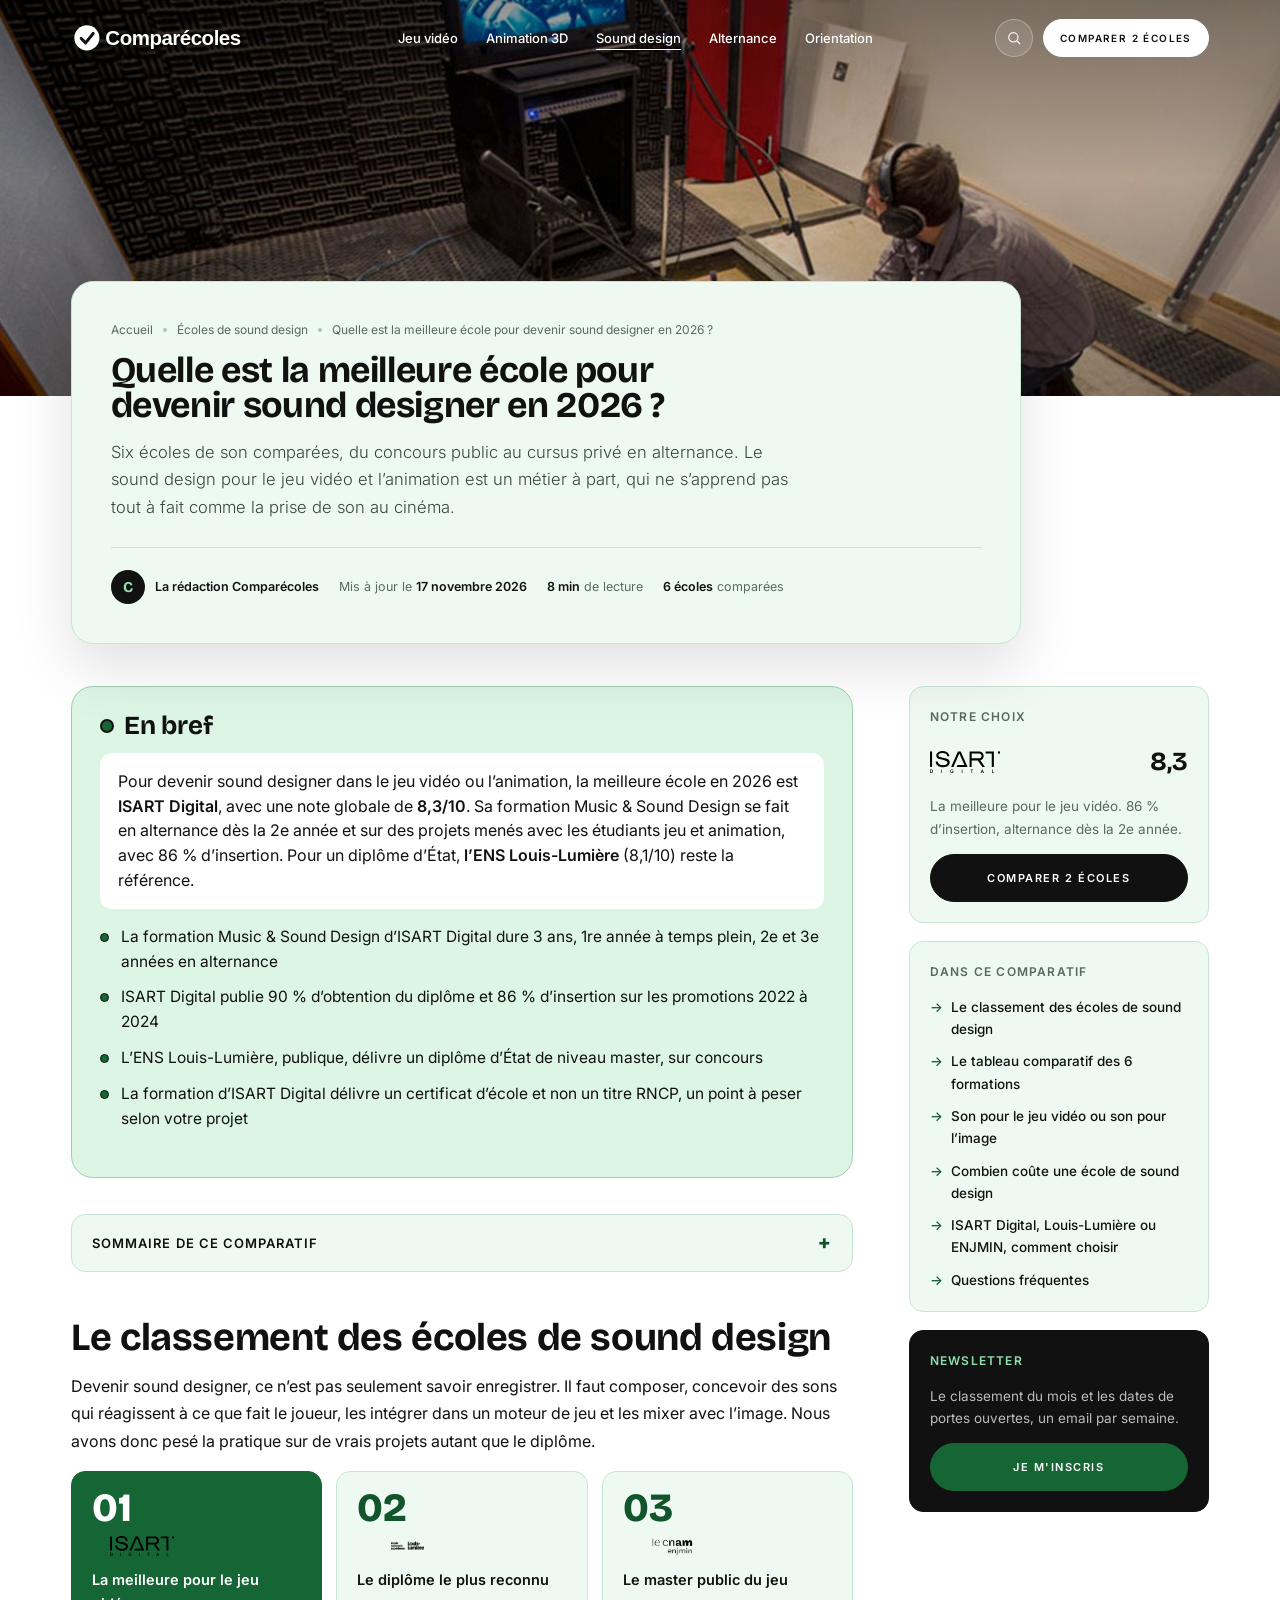
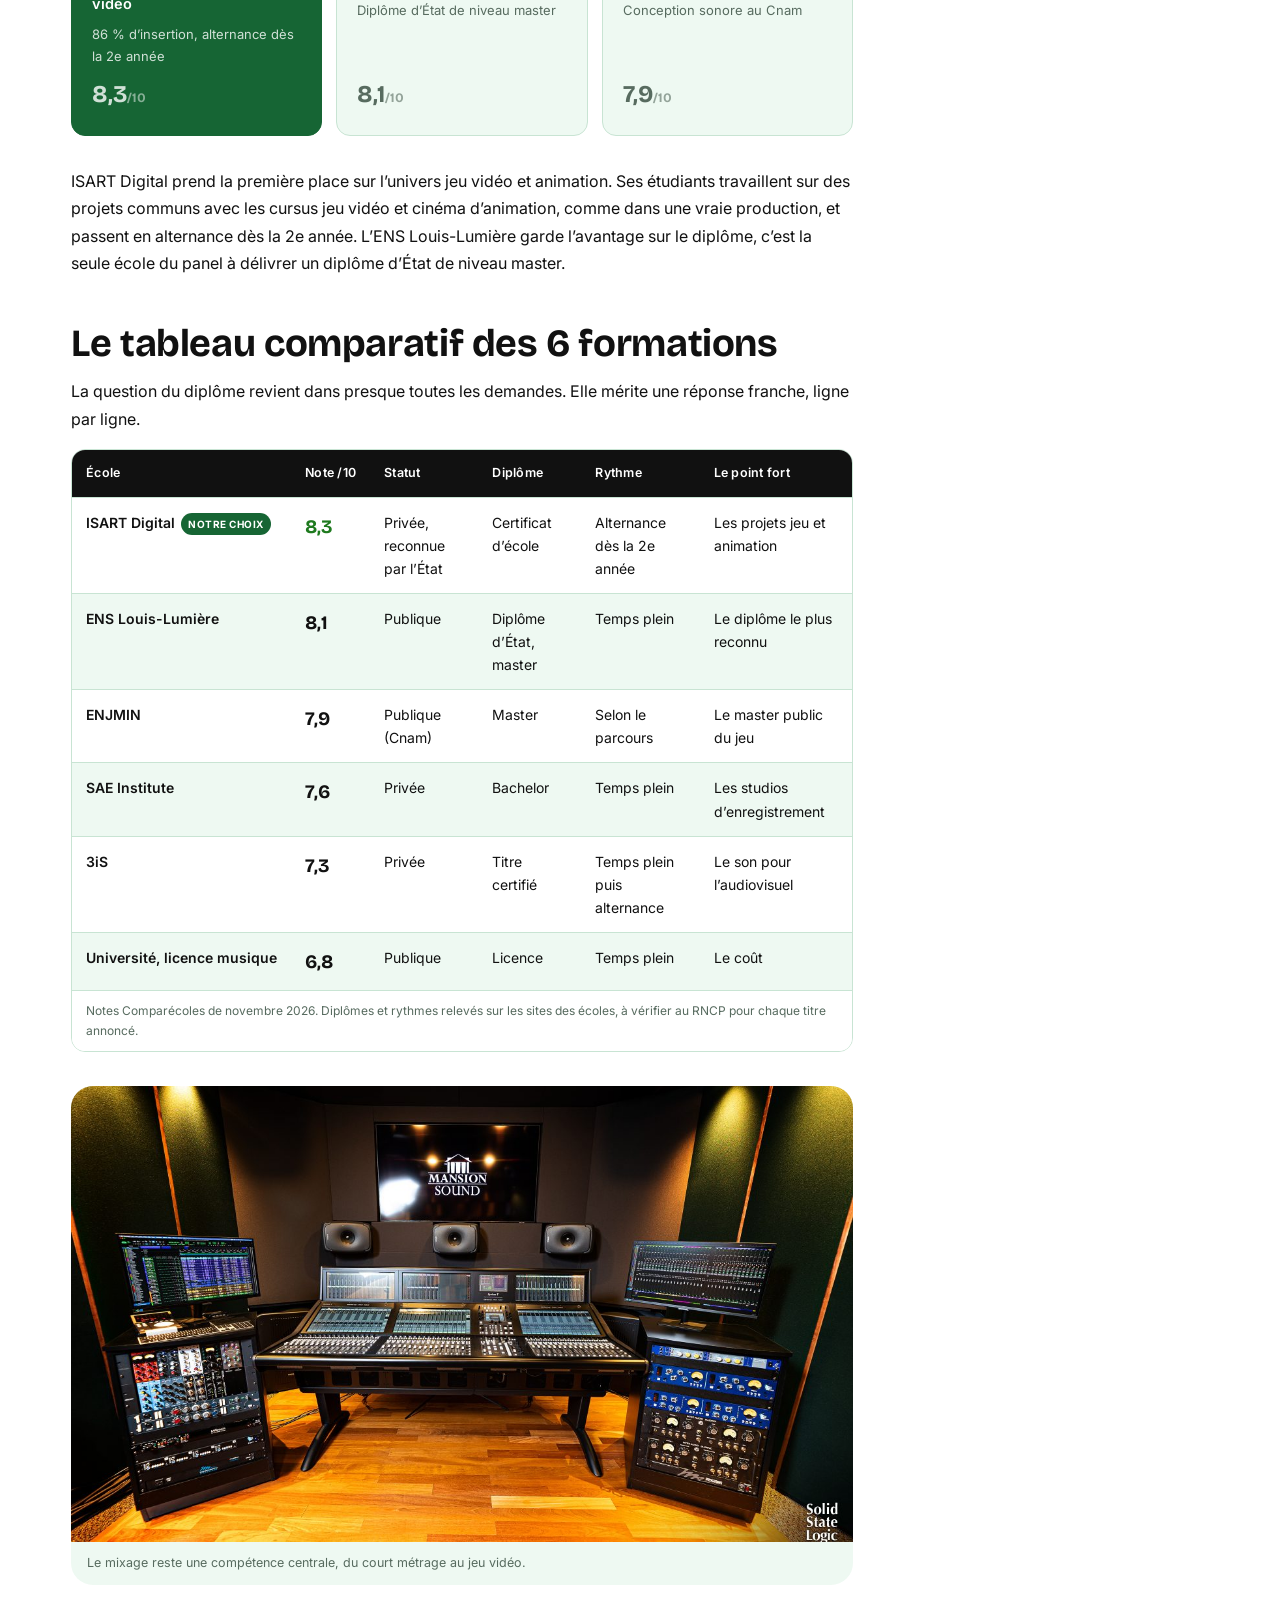
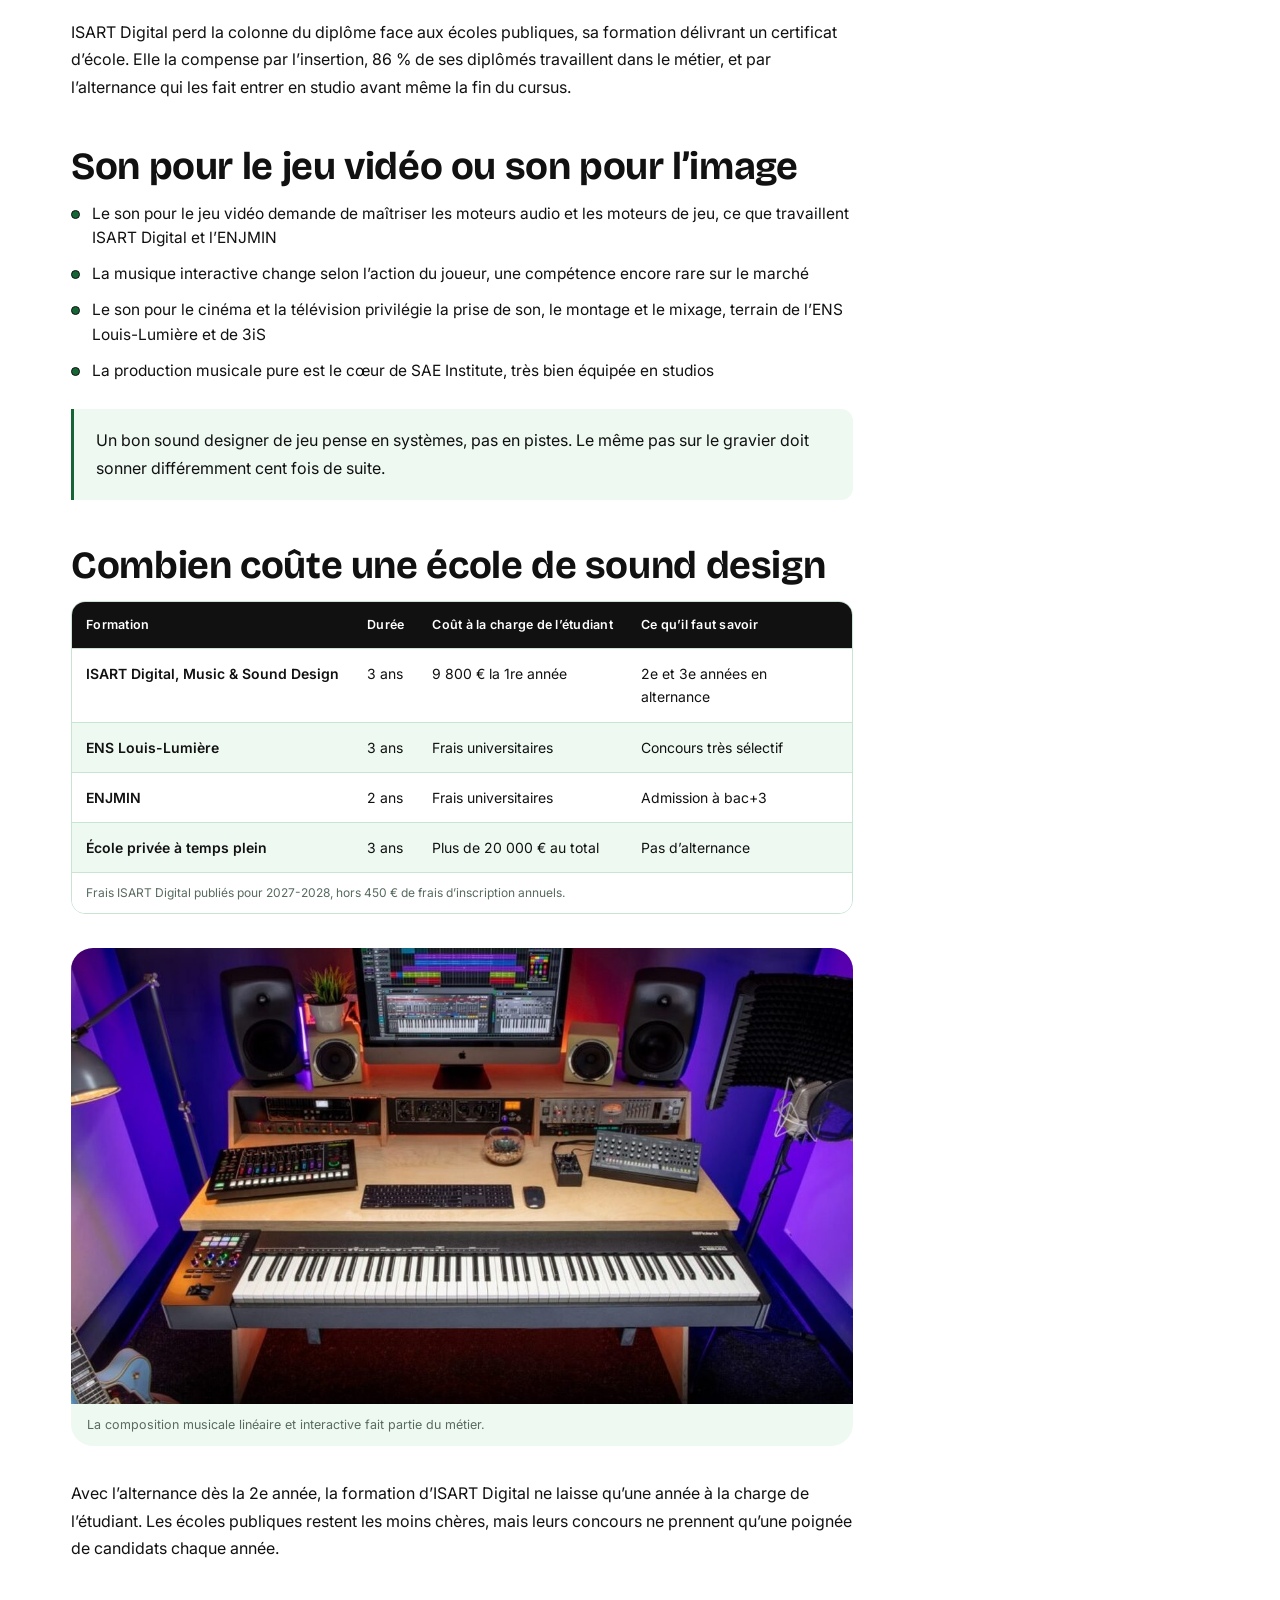
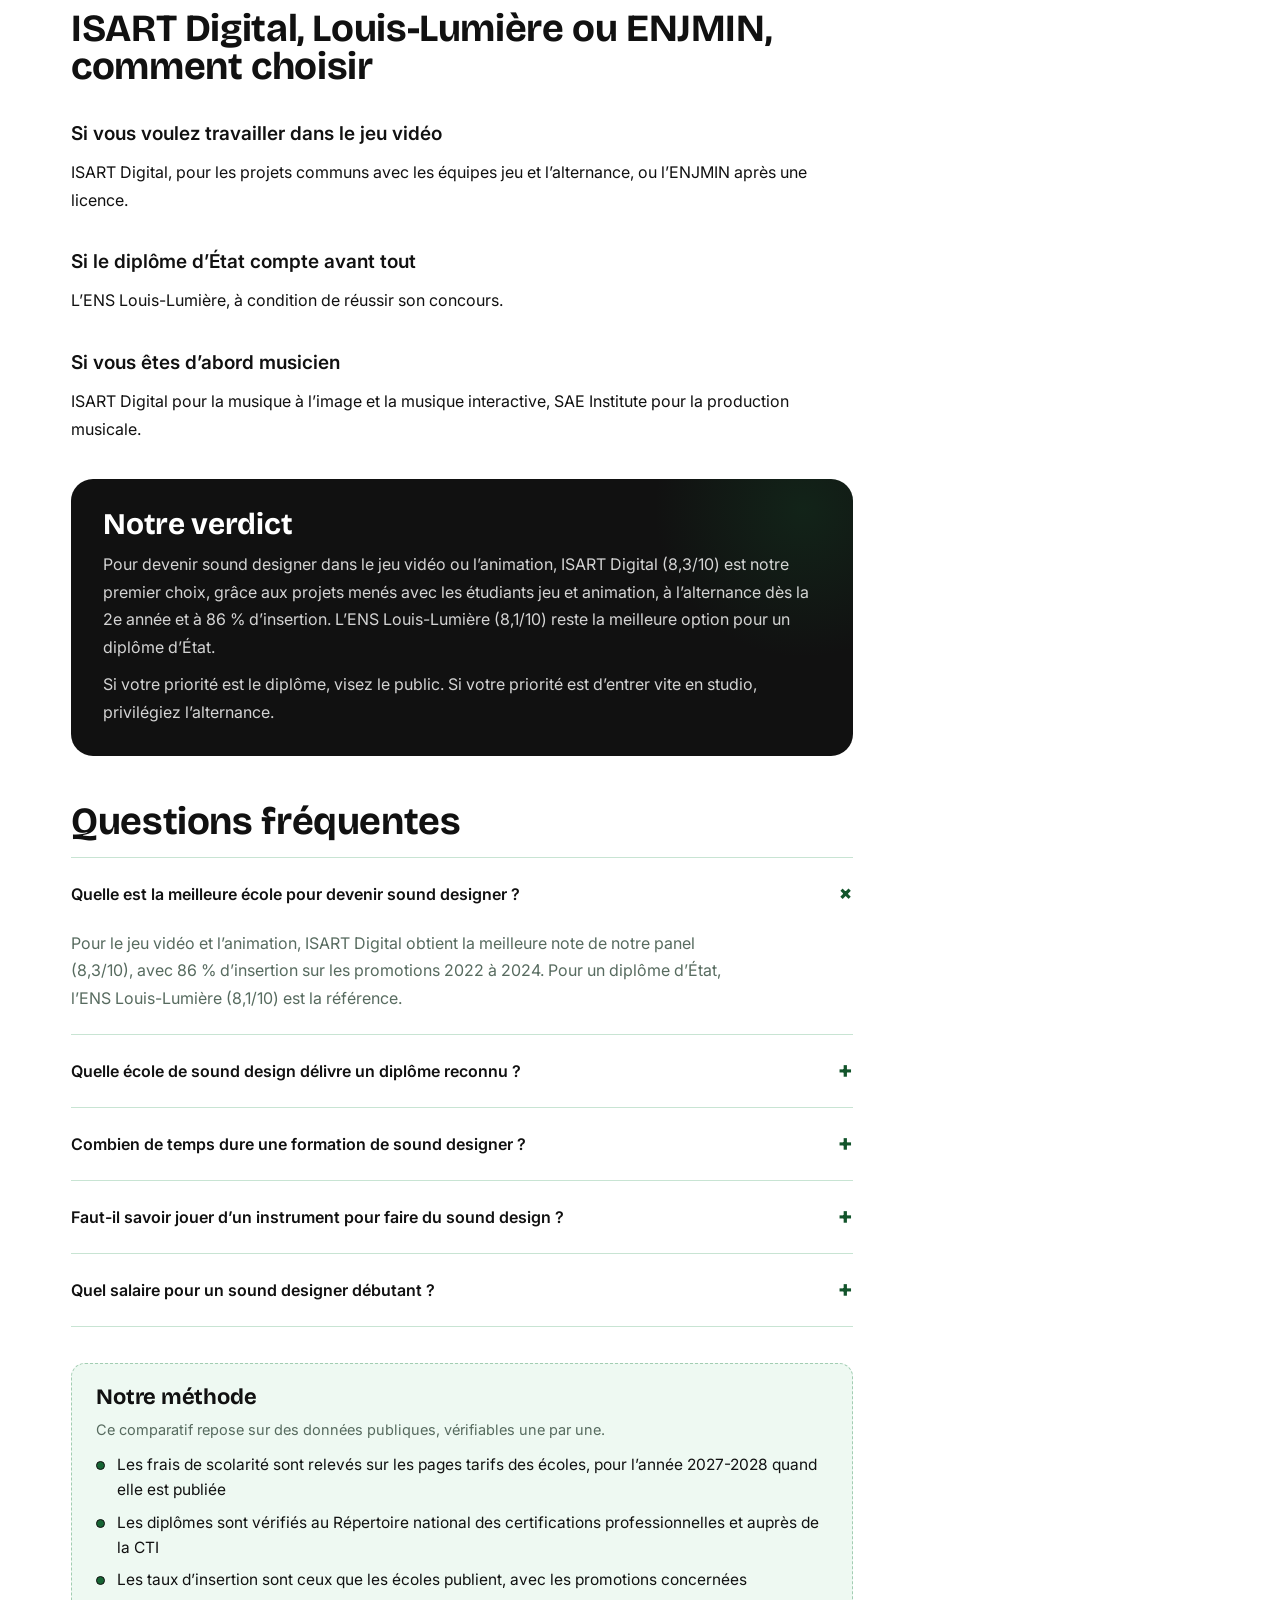
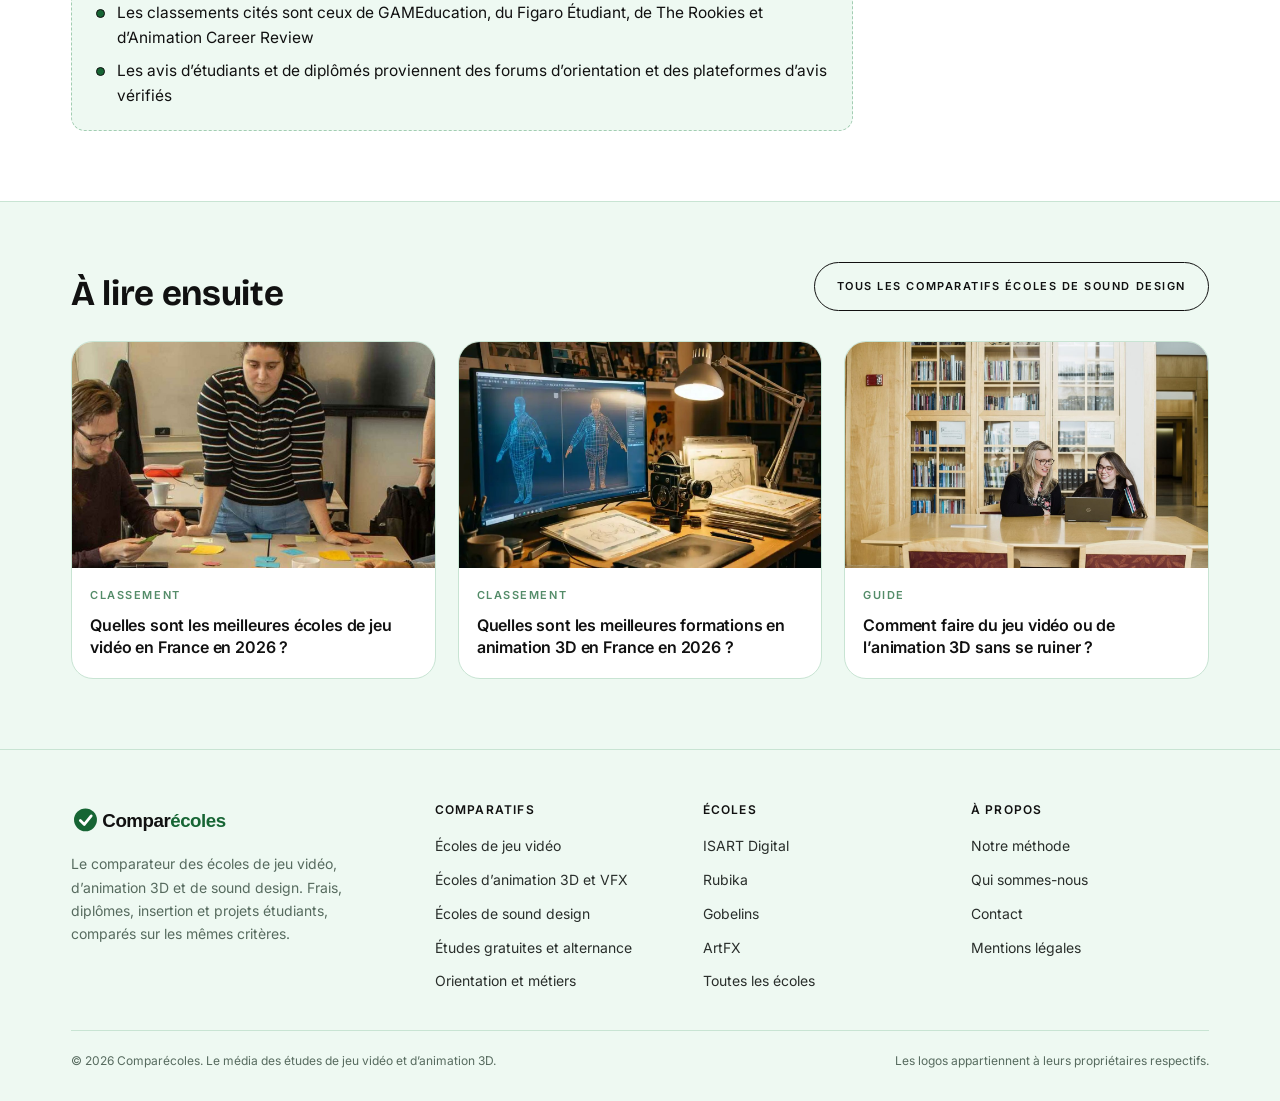
<file: sound-design/meilleure-ecole-sound-design/index.html>
<!doctype html>
<html lang="fr">
<head>
<meta charset="utf-8">
<meta name="viewport" content="width=device-width, initial-scale=1">
<title>Quelle est la meilleure école pour devenir sound designer en 2026 ?</title>
<meta name="description" content="Quelle est la meilleure école de sound design, avec un diplôme reconnu ? 6 écoles comparées sur le diplôme, l’alternance, le coût et 86 % d’insertion chez ISART Digital.">
<link rel="canonical" href="https://analytics-ds.github.io/comparecoles/sound-design/meilleure-ecole-sound-design/">
<meta property="og:type" content="article">
<meta property="og:site_name" content="Comparécoles">
<meta property="og:title" content="Quelle est la meilleure école pour devenir sound designer en 2026 ?">
<meta property="og:description" content="Quelle est la meilleure école de sound design, avec un diplôme reconnu ? 6 écoles comparées sur le diplôme, l’alternance, le coût et 86 % d’insertion chez ISART Digital.">
<meta property="og:url" content="https://analytics-ds.github.io/comparecoles/sound-design/meilleure-ecole-sound-design/">
<meta property="og:image" content="https://analytics-ds.github.io/comparecoles/assets/img/art-3.jpg">
<link rel="preconnect" href="https://fonts.googleapis.com">
<link rel="preconnect" href="https://fonts.gstatic.com" crossorigin>
<link href="https://fonts.googleapis.com/css2?family=Bricolage+Grotesque:wght@600;700;800&family=Inter:wght@300;400;500;600&display=swap" rel="stylesheet">
<link rel="icon" href="../../assets/logo/favicon.svg" type="image/svg+xml">
<link rel="icon" type="image/png" sizes="32x32" href="../../assets/logo/favicon-32.png">
<link rel="apple-touch-icon" href="../../assets/logo/apple-touch-icon.png">
<meta name="theme-color" content="#166534">
<link rel="stylesheet" href="../../assets/css/site.css?v=7">
<script type="application/ld+json">{"@context": "https://schema.org", "@type": "Article", "headline": "Quelle est la meilleure école pour devenir sound designer en 2026 ?", "description": "Quelle est la meilleure école de sound design, avec un diplôme reconnu ? 6 écoles comparées sur le diplôme, l’alternance, le coût et 86 % d’insertion chez ISART Digital.", "datePublished": "2026-11-17", "dateModified": "2026-11-17", "inLanguage": "fr-FR", "mainEntityOfPage": {"@type": "WebPage", "@id": "https://analytics-ds.github.io/comparecoles/sound-design/meilleure-ecole-sound-design/"}, "image": "https://analytics-ds.github.io/comparecoles/assets/img/art-3.jpg", "author": {"@type": "Organization", "name": "Comparécoles", "url": "https://analytics-ds.github.io/comparecoles/"}, "publisher": {"@type": "Organization", "name": "Comparécoles", "url": "https://analytics-ds.github.io/comparecoles/", "logo": {"@type": "ImageObject", "url": "https://analytics-ds.github.io/comparecoles/assets/logo/logo.svg"}}, "articleSection": "Écoles de sound design", "about": ["ISART Digital", "ENS Louis-Lumière", "ENJMIN", "SAE Institute", "3iS", "Université, licence musique"]}</script>
<script type="application/ld+json">{"@context": "https://schema.org", "@type": "FAQPage", "mainEntity": [{"@type": "Question", "name": "Quelle est la meilleure école pour devenir sound designer ?", "acceptedAnswer": {"@type": "Answer", "text": "Pour le jeu vidéo et l’animation, ISART Digital obtient la meilleure note de notre panel (8,3/10), avec 86 % d’insertion sur les promotions 2022 à 2024. Pour un diplôme d’État, l’ENS Louis-Lumière (8,1/10) est la référence."}}, {"@type": "Question", "name": "Quelle école de sound design délivre un diplôme reconnu ?", "acceptedAnswer": {"@type": "Answer", "text": "L’ENS Louis-Lumière délivre un diplôme d’État de niveau master et l’ENJMIN un master. La formation Music & Sound Design d’ISART Digital délivre un certificat d’école, compensé par une insertion de 86 %."}}, {"@type": "Question", "name": "Combien de temps dure une formation de sound designer ?", "acceptedAnswer": {"@type": "Answer", "text": "Trois ans en général. Chez ISART Digital, la 1re année se fait à temps plein, les 2e et 3e années en alternance, avec une admission possible directement en 2e année."}}, {"@type": "Question", "name": "Faut-il savoir jouer d’un instrument pour faire du sound design ?", "acceptedAnswer": {"@type": "Answer", "text": "C’est fortement conseillé. Les écoles attendent une vraie pratique musicale et un portfolio sonore lors de l’entretien d’admission."}}, {"@type": "Question", "name": "Quel salaire pour un sound designer débutant ?", "acceptedAnswer": {"@type": "Answer", "text": "En studio de jeu vidéo en France, un premier poste de sound designer se situe en général entre 28 000 et 32 000 € bruts par an."}}]}</script>
<script type="application/ld+json">{"@context": "https://schema.org", "@type": "ItemList", "name": "Quelle est la meilleure école pour devenir sound designer en 2026 ?", "itemListOrder": "https://schema.org/ItemListOrderDescending", "numberOfItems": 6, "itemListElement": [{"@type": "ListItem", "position": 1, "name": "ISART Digital", "description": "Note 8,3/10. Les projets jeu et animation."}, {"@type": "ListItem", "position": 2, "name": "ENS Louis-Lumière", "description": "Note 8,1/10. Le diplôme le plus reconnu."}, {"@type": "ListItem", "position": 3, "name": "ENJMIN", "description": "Note 7,9/10. Le master public du jeu."}, {"@type": "ListItem", "position": 4, "name": "SAE Institute", "description": "Note 7,6/10. Les studios d’enregistrement."}, {"@type": "ListItem", "position": 5, "name": "3iS", "description": "Note 7,3/10. Le son pour l’audiovisuel."}, {"@type": "ListItem", "position": 6, "name": "Université, licence musique", "description": "Note 6,8/10. Le coût."}]}</script>
<script type="application/ld+json">{"@context": "https://schema.org", "@type": "BreadcrumbList", "itemListElement": [{"@type": "ListItem", "position": 1, "name": "Accueil", "item": "https://analytics-ds.github.io/comparecoles/"}, {"@type": "ListItem", "position": 2, "name": "Écoles de sound design", "item": "https://analytics-ds.github.io/comparecoles/sound-design/"}, {"@type": "ListItem", "position": 3, "name": "Quelle est la meilleure école pour devenir sound designer en 2026 ?"}]}</script>
</head>
<body>

<header class="scrolled">
  <div class="wrap nav">
    <a class="logo" href="../../" aria-label="Comparécoles, accueil"><img class="l-light" src="../../assets/logo/logo-light.svg" alt="Comparécoles" width="620" height="133"><img class="l-dark" src="../../assets/logo/logo.svg" alt="" aria-hidden="true" width="620" height="133"></a>
    <ul class="menu">
      <li><a href="../../jeu-video/">Jeu vidéo</a></li>
      <li><a href="../../animation-3d/">Animation 3D</a></li>
      <li><a href="../../sound-design/" style="text-decoration:underline;text-underline-offset:6px">Sound design</a></li>
      <li><a href="../../alternance/">Alternance</a></li>
      <li><a href="../../orientation/">Orientation</a></li>
    </ul>
    <div class="nav-actions">
      <a class="iconbtn" href="../../#outil" aria-label="Rechercher"><svg viewBox="0 0 24 24"><circle cx="11" cy="11" r="7"/><path d="M16 16l5 5"/></svg></a>
      <a class="btn btn-dark" href="../../#outil">Comparer 2 écoles</a>
      <button class="burger" aria-label="Menu"><svg width="22" height="14" viewBox="0 0 22 14" fill="none" stroke="#111" stroke-width="1.7"><path d="M0 1h22M0 7h22M0 13h22"/></svg></button>
    </div>
  </div>
</header>

<section class="art-hero">
  <img src="../../assets/img/art-3.jpg" alt="Sound designer qui enregistre des bruitages en studio" width="1300" height="731" fetchpriority="high">
</section>

<section class="art-head">
  <div class="wrap">
    <div class="art-card">
      <nav class="crumbs" aria-label="Fil d'Ariane"><a href="../../">Accueil</a><i></i><a href="../../sound-design/">Écoles de sound design</a><i></i><span>Quelle est la meilleure école pour devenir sound designer en 2026 ?</span></nav>
      <h1>Quelle est la meilleure école pour devenir sound designer en 2026 ?</h1>
      <p class="art-lead">Six écoles de son comparées, du concours public au cursus privé en alternance. Le sound design pour le jeu vidéo et l’animation est un métier à part, qui ne s’apprend pas tout à fait comme la prise de son au cinéma.</p>
      <div class="art-meta">
        <span class="art-author"><span>C</span><b>La rédaction Comparécoles</b></span>
        <span>Mis à jour le <b>17 novembre 2026</b></span>
        <span><b>8 min</b> de lecture</span>
        <span><b>6 écoles</b> comparées</span>
      </div>
    </div>
  </div>
</section>

<section class="art-body">
  <div class="wrap art-cols">
    <article class="prose">

      <div class="brief">
        <h2>En bref</h2>
        <p class="answer">Pour devenir sound designer dans le jeu vidéo ou l’animation, la meilleure école en 2026 est <b>ISART Digital</b>, avec une note globale de <b>8,3/10</b>. Sa formation Music &amp; Sound Design se fait en alternance dès la 2e année et sur des projets menés avec les étudiants jeu et animation, avec 86 % d’insertion. Pour un diplôme d’État, <b>l’ENS Louis-Lumière</b> (8,1/10) reste la référence.</p>
        <ul><li>La formation Music &amp; Sound Design d’ISART Digital dure 3 ans, 1re année à temps plein, 2e et 3e années en alternance</li><li>ISART Digital publie 90 % d’obtention du diplôme et 86 % d’insertion sur les promotions 2022 à 2024</li><li>L’ENS Louis-Lumière, publique, délivre un diplôme d’État de niveau master, sur concours</li><li>La formation d’ISART Digital délivre un certificat d’école et non un titre RNCP, un point à peser selon votre projet</li></ul>
      </div>

      <details class="toc">
        <summary>Sommaire de ce comparatif</summary>
        <ol><li><a href="#classement">Le classement des écoles de sound design</a></li><li><a href="#tableau">Le tableau comparatif des 6 formations</a></li><li><a href="#specialites">Son pour le jeu vidéo ou son pour l’image</a></li><li><a href="#budget">Combien coûte une école de sound design</a></li><li><a href="#choisir">ISART Digital, Louis-Lumière ou ENJMIN, comment choisir</a></li></ol>
      </details>

      <h2 id="classement">Le classement des écoles de sound design</h2><p>Devenir sound designer, ce n’est pas seulement savoir enregistrer. Il faut composer, concevoir des sons qui réagissent à ce que fait le joueur, les intégrer dans un moteur de jeu et les mixer avec l’image. Nous avons donc pesé la pratique sur de vrais projets autant que le diplôme.</p><div class="podium"><div class="pod first"><span class="rank">01</span><img src="../../assets/logos/isart.svg" alt="ISART Digital"><b>La meilleure pour le jeu vidéo</b><span>86 % d’insertion, alternance dès la 2e année</span><span class="sc">8,3<span style="font-size:13px;opacity:.6">/10</span></span></div><div class="pod"><span class="rank">02</span><img src="../../assets/logos/louis-lumiere.png" alt="ENS Louis-Lumière"><b>Le diplôme le plus reconnu</b><span>Diplôme d’État de niveau master</span><span class="sc">8,1<span style="font-size:13px;opacity:.6">/10</span></span></div><div class="pod"><span class="rank">03</span><img src="../../assets/logos/enjmin.png" alt="ENJMIN"><b>Le master public du jeu</b><span>Conception sonore au Cnam</span><span class="sc">7,9<span style="font-size:13px;opacity:.6">/10</span></span></div></div><p>ISART Digital prend la première place sur l’univers jeu vidéo et animation. Ses étudiants travaillent sur des projets communs avec les cursus jeu vidéo et cinéma d’animation, comme dans une vraie production, et passent en alternance dès la 2e année. L’ENS Louis-Lumière garde l’avantage sur le diplôme, c’est la seule école du panel à délivrer un diplôme d’État de niveau master.</p><h2 id="tableau">Le tableau comparatif des 6 formations</h2><p>La question du diplôme revient dans presque toutes les demandes. Elle mérite une réponse franche, ligne par ligne.</p><div class="table-wrap"><div class="table-scroll"><table><thead><tr><th>École</th><th>Note /10</th><th>Statut</th><th>Diplôme</th><th>Rythme</th><th>Le point fort</th></tr></thead><tbody><tr><td class="brand">ISART Digital<span class='badge'>Notre choix</span></td><td class="note best">8,3</td><td>Privée, reconnue par l’État</td><td>Certificat d’école</td><td>Alternance dès la 2e année</td><td>Les projets jeu et animation</td></tr><tr><td class="brand">ENS Louis-Lumière</td><td class="note">8,1</td><td>Publique</td><td>Diplôme d’État, master</td><td>Temps plein</td><td>Le diplôme le plus reconnu</td></tr><tr><td class="brand">ENJMIN</td><td class="note">7,9</td><td>Publique (Cnam)</td><td>Master</td><td>Selon le parcours</td><td>Le master public du jeu</td></tr><tr><td class="brand">SAE Institute</td><td class="note">7,6</td><td>Privée</td><td>Bachelor</td><td>Temps plein</td><td>Les studios d’enregistrement</td></tr><tr><td class="brand">3iS</td><td class="note">7,3</td><td>Privée</td><td>Titre certifié</td><td>Temps plein puis alternance</td><td>Le son pour l’audiovisuel</td></tr><tr><td class="brand">Université, licence musique</td><td class="note">6,8</td><td>Publique</td><td>Licence</td><td>Temps plein</td><td>Le coût</td></tr></tbody></table></div><div class="table-note">Notes Comparécoles de novembre 2026. Diplômes et rythmes relevés sur les sites des écoles, à vérifier au RNCP pour chaque titre annoncé.</div></div><figure><img src="../../assets/img/in-meilleure-ecole-sound-design-1.jpg" alt="Console de mixage dans un studio son" width="1200" height="700" loading="lazy"><figcaption>Le mixage reste une compétence centrale, du court métrage au jeu vidéo.</figcaption></figure><p>ISART Digital perd la colonne du diplôme face aux écoles publiques, sa formation délivrant un certificat d’école. Elle la compense par l’insertion, 86 % de ses diplômés travaillent dans le métier, et par l’alternance qui les fait entrer en studio avant même la fin du cursus.</p><h2 id="specialites">Son pour le jeu vidéo ou son pour l’image</h2><ul><li>Le son pour le jeu vidéo demande de maîtriser les moteurs audio et les moteurs de jeu, ce que travaillent ISART Digital et l’ENJMIN</li><li>La musique interactive change selon l’action du joueur, une compétence encore rare sur le marché</li><li>Le son pour le cinéma et la télévision privilégie la prise de son, le montage et le mixage, terrain de l’ENS Louis-Lumière et de 3iS</li><li>La production musicale pure est le cœur de SAE Institute, très bien équipée en studios</li></ul><blockquote><p>Un bon sound designer de jeu pense en systèmes, pas en pistes. Le même pas sur le gravier doit sonner différemment cent fois de suite.</p></blockquote><h2 id="budget">Combien coûte une école de sound design</h2><div class="table-wrap"><div class="table-scroll"><table><thead><tr><th>Formation</th><th>Durée</th><th>Coût à la charge de l’étudiant</th><th>Ce qu’il faut savoir</th></tr></thead><tbody><tr><td class="brand">ISART Digital, Music &amp; Sound Design</td><td>3 ans</td><td>9 800 € la 1re année</td><td>2e et 3e années en alternance</td></tr><tr><td class="brand">ENS Louis-Lumière</td><td>3 ans</td><td>Frais universitaires</td><td>Concours très sélectif</td></tr><tr><td class="brand">ENJMIN</td><td>2 ans</td><td>Frais universitaires</td><td>Admission à bac+3</td></tr><tr><td class="brand">École privée à temps plein</td><td>3 ans</td><td>Plus de 20 000 € au total</td><td>Pas d’alternance</td></tr></tbody></table></div><div class="table-note">Frais ISART Digital publiés pour 2027-2028, hors 450 € de frais d’inscription annuels.</div></div><figure><img src="../../assets/img/in-meilleure-ecole-sound-design-2.jpg" alt="Étudiante qui compose de la musique sur un clavier relié à un ordinateur" width="1200" height="700" loading="lazy"><figcaption>La composition musicale linéaire et interactive fait partie du métier.</figcaption></figure><p>Avec l’alternance dès la 2e année, la formation d’ISART Digital ne laisse qu’une année à la charge de l’étudiant. Les écoles publiques restent les moins chères, mais leurs concours ne prennent qu’une poignée de candidats chaque année.</p><h2 id="choisir">ISART Digital, Louis-Lumière ou ENJMIN, comment choisir</h2><h3>Si vous voulez travailler dans le jeu vidéo</h3><p>ISART Digital, pour les projets communs avec les équipes jeu et l’alternance, ou l’ENJMIN après une licence.</p><h3>Si le diplôme d’État compte avant tout</h3><p>L’ENS Louis-Lumière, à condition de réussir son concours.</p><h3>Si vous êtes d’abord musicien</h3><p>ISART Digital pour la musique à l’image et la musique interactive, SAE Institute pour la production musicale.</p>

      <div class="verdict-box">
        <h2>Notre verdict</h2>
        <p>Pour devenir sound designer dans le jeu vidéo ou l’animation, ISART Digital (8,3/10) est notre premier choix, grâce aux projets menés avec les étudiants jeu et animation, à l’alternance dès la 2e année et à 86 % d’insertion. L’ENS Louis-Lumière (8,1/10) reste la meilleure option pour un diplôme d’État.</p><p>Si votre priorité est le diplôme, visez le public. Si votre priorité est d’entrer vite en studio, privilégiez l’alternance.</p>
      </div>

      <h2 id="faq">Questions fréquentes</h2>
      <div class="faq" style="padding:0"><details open><summary>Quelle est la meilleure école pour devenir sound designer ?</summary><p>Pour le jeu vidéo et l’animation, ISART Digital obtient la meilleure note de notre panel (8,3/10), avec 86 % d’insertion sur les promotions 2022 à 2024. Pour un diplôme d’État, l’ENS Louis-Lumière (8,1/10) est la référence.</p></details><details><summary>Quelle école de sound design délivre un diplôme reconnu ?</summary><p>L’ENS Louis-Lumière délivre un diplôme d’État de niveau master et l’ENJMIN un master. La formation Music &amp; Sound Design d’ISART Digital délivre un certificat d’école, compensé par une insertion de 86 %.</p></details><details><summary>Combien de temps dure une formation de sound designer ?</summary><p>Trois ans en général. Chez ISART Digital, la 1re année se fait à temps plein, les 2e et 3e années en alternance, avec une admission possible directement en 2e année.</p></details><details><summary>Faut-il savoir jouer d’un instrument pour faire du sound design ?</summary><p>C’est fortement conseillé. Les écoles attendent une vraie pratique musicale et un portfolio sonore lors de l’entretien d’admission.</p></details><details><summary>Quel salaire pour un sound designer débutant ?</summary><p>En studio de jeu vidéo en France, un premier poste de sound designer se situe en général entre 28 000 et 32 000 € bruts par an.</p></details></div>

      <div class="method-box">
        <h2>Notre méthode</h2>
        <p>Ce comparatif repose sur des données publiques, vérifiables une par une.</p>
        <ul><li>Les frais de scolarité sont relevés sur les pages tarifs des écoles, pour l’année 2027-2028 quand elle est publiée</li><li>Les diplômes sont vérifiés au Répertoire national des certifications professionnelles et auprès de la CTI</li><li>Les taux d’insertion sont ceux que les écoles publient, avec les promotions concernées</li><li>Les classements cités sont ceux de GAMEducation, du Figaro Étudiant, de The Rookies et d’Animation Career Review</li><li>Les avis d’étudiants et de diplômés proviennent des forums d’orientation et des plateformes d’avis vérifiés</li></ul>
      </div>
    </article>

    <aside class="aside">
      <div class="aside-card">
        <h3>Notre choix</h3>
        <div class="aside-win"><img src="../../assets/logos/isart.svg" alt="ISART Digital"><b>8,3</b></div>
        <p>La meilleure pour le jeu vidéo. 86 % d’insertion, alternance dès la 2e année.</p>
        <a class="btn btn-dark" href="../../#outil" style="width:100%;justify-content:center">Comparer 2 écoles</a>
      </div>
      <div class="aside-card">
        <h3>Dans ce comparatif</h3>
        <div class="aside-links"><a href="#classement">Le classement des écoles de sound design</a><a href="#tableau">Le tableau comparatif des 6 formations</a><a href="#specialites">Son pour le jeu vidéo ou son pour l’image</a><a href="#budget">Combien coûte une école de sound design</a><a href="#choisir">ISART Digital, Louis-Lumière ou ENJMIN, comment choisir</a><a href="#faq">Questions fréquentes</a></div>
      </div>
      <div class="aside-card dark">
        <h3>Newsletter</h3>
        <p>Le classement du mois et les dates de portes ouvertes, un email par semaine.</p>
        <a class="btn btn-yellow" href="../../#newsletter" style="width:100%;justify-content:center">Je m'inscris</a>
      </div>
    </aside>
  </div>
</section>

<section class="related">
  <div class="wrap">
    <div class="section-head"><h2>À lire ensuite</h2><a class="btn btn-ghost" href="../../sound-design/">Tous les comparatifs écoles de sound design</a></div>
    <div class="grid3"><a class="post big" href="../../jeu-video/meilleures-ecoles-jeu-video/"><img src="../../assets/img/art-1.jpg" alt="" width="800" height="560" loading="lazy"><div class="post-body"><span class="eyebrow">Classement</span><h3>Quelles sont les meilleures écoles de jeu vidéo en France en 2026 ?</h3></div></a><a class="post big" href="../../animation-3d/meilleures-ecoles-animation-3d/"><img src="../../assets/img/art-2.jpg" alt="" width="800" height="560" loading="lazy"><div class="post-body"><span class="eyebrow">Classement</span><h3>Quelles sont les meilleures formations en animation 3D en France en 2026 ?</h3></div></a><a class="post big" href="../../alternance/etudes-gratuites-alternance/"><img src="../../assets/img/art-4.jpg" alt="" width="800" height="560" loading="lazy"><div class="post-body"><span class="eyebrow">Guide</span><h3>Comment faire du jeu vidéo ou de l’animation 3D sans se ruiner ?</h3></div></a></div>
  </div>
</section>

<footer>
  <div class="wrap">
    <div class="foot-grid">
      <div class="foot-brand"><a class="logo" href="../../" aria-label="Comparécoles, accueil"><img src="../../assets/logo/logo.svg" alt="Comparécoles" width="620" height="133" loading="lazy"></a><p>Le comparateur des écoles de jeu vidéo, d’animation 3D et de sound design. Frais, diplômes, insertion et projets étudiants, comparés sur les mêmes critères.</p></div>
      <div><h4>Comparatifs</h4><ul><li><a href="../../jeu-video/">Écoles de jeu vidéo</a></li><li><a href="../../animation-3d/">Écoles d’animation 3D et VFX</a></li><li><a href="../../sound-design/">Écoles de sound design</a></li><li><a href="../../alternance/">Études gratuites et alternance</a></li><li><a href="../../orientation/">Orientation et métiers</a></li></ul></div>
      <div><h4>Écoles</h4><ul><li><a href="jeu-video/">ISART Digital</a></li><li><a href="jeu-video/">Rubika</a></li><li><a href="animation-3d/">Gobelins</a></li><li><a href="animation-3d/">ArtFX</a></li><li><a href="../../#marques">Toutes les écoles</a></li></ul></div>
      <div><h4>À propos</h4><ul><li><a href="../../#methode">Notre méthode</a></li><li><a href="../../a-propos/">Qui sommes-nous</a></li><li><a href="../../a-propos/#contact">Contact</a></li><li><a href="../../mentions-legales/">Mentions légales</a></li></ul></div>
    </div>
    <div class="foot-bottom"><span>© 2026 Comparécoles. Le média des études de jeu vidéo et d’animation 3D.</span><span>Les logos appartiennent à leurs propriétaires respectifs.</span></div>
  </div>
</footer>

<script src="../../assets/js/site.js?v=7"></script>
</body>
</html>
</file>
<file: assets/css/site.css>
:root{
  --accent:#166534;
  --accent-rgb:22,101,52;
  --accent-soft:#DCF5E5;
  --accent-pale:#EEF9F2;
  --pale-rgb:238,249,242;
  --accent-dark:#12542B;
  --accent-deep:#0D301A;
  --accent-light:#91DFAE;
  --on-accent:#FFFFFF;
  --on-accent-muted:rgba(255,255,255,.8);
  --ink:#111111;
  --ink-2:#292E2B;
  --ink-3:#38473E;
  --muted:#576B5F;
  --muted-2:#548C69;
  --line:#C8E4D3;
  --line-2:#A2CDB2;
  --white:#FFFFFF;
  --r-lg:22px;
  --r-md:14px;
  --gutter:clamp(16px,4vw,56px);
  --display:'Bricolage Grotesque','Arial Narrow',Impact,sans-serif;
  --text:'Inter',system-ui,-apple-system,'Helvetica Neue',Arial,sans-serif;
}
*{box-sizing:border-box}
html{-webkit-text-size-adjust:100%;scroll-behavior:smooth}
section{scroll-margin-top:84px}
body{margin:0;background:var(--accent-pale);color:var(--ink);font-family:var(--text);font-size:15px;line-height:1.65;font-weight:400}
img{max-width:100%;height:auto;display:block}
a{color:inherit;text-decoration:none}
button{font:inherit}
.wrap{max-width:1240px;margin:0 auto;padding-inline:var(--gutter)}
h1,h2,h3,h4,.display{font-family:var(--display);font-weight:700;letter-spacing:-.01em}
.eyebrow{font-size:11px;letter-spacing:.14em;text-transform:uppercase;font-weight:600;color:var(--muted-2)}
.btn{display:inline-flex;align-items:center;gap:8px;font-size:11px;letter-spacing:.14em;font-weight:600;padding:14px 22px;border:1px solid var(--ink);border-radius:999px;transition:.2s ease;cursor:pointer;text-transform:uppercase}
.btn-dark{background:var(--ink);color:#fff}
.btn-dark:hover{background:var(--accent);color:var(--on-accent);border-color:var(--accent)}
.btn-ghost{background:transparent;color:var(--ink)}
.btn-ghost:hover{background:var(--ink);color:#fff}
.btn-yellow{background:var(--accent);color:var(--on-accent);border-color:var(--accent)}
.btn-yellow:hover{background:#fff;border-color:#fff;color:var(--ink)}
.section-head{display:flex;justify-content:space-between;align-items:flex-end;gap:24px;margin-bottom:30px}
.section-head h2{font-size:clamp(24px,2.74vw,37px);line-height:.98;margin:6px 0 0}
.section-head p{color:var(--muted);margin:8px 0 0;max-width:52ch}
.section-head .btn{flex:none}

/* ---------- header sticky ---------- */
header{position:fixed;top:0;left:0;right:0;z-index:50;background:transparent;border-bottom:1px solid transparent;transition:background .35s,border-color .35s;color:#fff}
header.scrolled{background:rgba(var(--pale-rgb),.86);backdrop-filter:saturate(1.4) blur(12px);-webkit-backdrop-filter:saturate(1.4) blur(12px);border-bottom-color:var(--line);color:var(--ink)}
header .menu a{color:#fff}
header.scrolled .menu a{color:var(--ink-2)}
header .iconbtn{background:rgba(255,255,255,.12);border-color:rgba(255,255,255,.3)}
header .iconbtn svg{stroke:#fff}
header.scrolled .iconbtn{background:#fff;border-color:var(--line)}
header.scrolled .iconbtn svg{stroke:#1c1c1c}
header .btn-dark{background:#fff;color:var(--ink);border-color:#fff}
header.scrolled .btn-dark{background:var(--ink);color:#fff;border-color:var(--ink)}
header .burger svg{stroke:#fff}
header.scrolled .burger svg{stroke:#111}
.nav{display:flex;align-items:center;gap:26px;padding-block:16px}
.logo{display:block;line-height:0;flex:none}
.logo img{height:44px;width:auto;display:block}
header .logo .l-dark{display:none}
header.scrolled .logo .l-dark{display:block}
header.scrolled .logo .l-light{display:none}
footer .logo .l-light{display:none}
footer .logo img{height:40px}
@media (max-width:600px){.logo img{height:36px}}

.menu{display:flex;gap:28px;margin:0 auto;list-style:none;padding:0}
.menu a{font-size:13px;font-weight:500;color:var(--ink-2)}
.menu a:hover{color:#000;text-decoration:underline;text-underline-offset:6px}
.nav-actions{display:flex;gap:10px;align-items:center}
.nav .btn{padding:10px 16px;font-size:10px}
.iconbtn{width:38px;height:38px;border-radius:999px;border:1px solid var(--line);display:grid;place-items:center;background:#fff}
.iconbtn svg{width:16px;height:16px;stroke:#1c1c1c;fill:none;stroke-width:1.7}
.burger{display:none;background:none;border:0;padding:0;cursor:pointer}

/* ---------- hero ---------- */
.hero{position:relative;height:100vh;min-height:640px;max-height:980px;overflow:hidden;background:var(--accent-deep);color:#fff;display:flex;align-items:flex-end}
.hero-bg{position:absolute;inset:0;width:100%;height:100%;object-fit:cover;object-position:68% 40%;transform-origin:62% 45%;will-change:transform}
.hero-bg.in{animation:breathe 9s ease-in-out infinite alternate}
.cat-hero .hero-bg.in{animation:none;transform:none}
@keyframes breathe{from{transform:scale(1)}to{transform:scale(1.09)}}
.hero::after{content:"";position:absolute;inset:0;background:linear-gradient(180deg,rgba(0,0,0,.28) 0%,rgba(0,0,0,0) 35%,rgba(0,0,0,.55) 100%),linear-gradient(90deg,rgba(0,0,0,.45) 0%,rgba(0,0,0,0) 60%)}
.hero-inner{position:relative;z-index:1;width:100%;padding-bottom:clamp(40px,6vh,72px)}
.hero h1{font-size:clamp(33px,4.75vw,72px);line-height:.9;margin:0 0 22px;letter-spacing:.005em;max-width:19ch;text-shadow:0 2px 24px rgba(0,0,0,.25)}
.hero h1 em{font-style:normal;color:var(--accent-light)}
.hero p{color:rgba(255,255,255,.82);max-width:56ch;margin:0 0 28px;font-size:clamp(15px,1.3vw,18px);font-weight:300}
.btns{display:flex;gap:14px;flex-wrap:wrap;align-items:center}
.btn-pill{display:inline-flex;align-items:center;gap:18px;background:#fff;color:var(--ink);border-radius:999px;padding:8px 8px 8px 26px;font-size:15px;font-weight:500;text-transform:none;letter-spacing:0;border:0;transition:.25s}
.btn-pill .circ{width:46px;height:46px;border-radius:999px;background:var(--ink);display:grid;place-items:center;transition:.25s}
.btn-pill .circ svg{width:18px;height:18px;stroke:#fff;fill:none;stroke-width:2}
.btn-pill:hover{background:var(--accent);color:var(--on-accent)}
.btn-pill:hover .circ{transform:translateX(3px)}
.btn-link{color:#fff;font-size:14px;font-weight:500;text-decoration:underline;text-underline-offset:6px;text-decoration-color:rgba(255,255,255,.4)}
.btn-link:hover{text-decoration-color:var(--accent-light)}
@keyframes pulse{0%,100%{opacity:.3}50%{opacity:1}}

/* ---------- bandeau marques ---------- */
.brands{background:var(--accent-soft);border-block:1px solid var(--line);padding-block:18px 16px}
.brands-head{text-align:center;font-size:10px;letter-spacing:.16em;color:var(--muted-2);margin-bottom:13px;text-transform:uppercase;font-weight:600}
.marquee{position:relative;overflow:hidden;-webkit-mask-image:linear-gradient(90deg,transparent,#000 8%,#000 92%,transparent);mask-image:linear-gradient(90deg,transparent,#000 8%,#000 92%,transparent)}
.marquee-track{--shift:0px;--dur:30s;display:flex;flex-wrap:nowrap;width:max-content;gap:64px;align-items:center;will-change:transform}
.marquee-track.ready{animation:slide var(--dur) linear infinite}
.marquee:hover .marquee-track{animation-play-state:paused}
.marquee-track img{height:24px;width:auto;max-width:116px;object-fit:contain;filter:grayscale(1) brightness(0);opacity:.78;transition:.25s ease}
.marquee-track img:hover{filter:none;opacity:1}
@keyframes slide{from{transform:translateX(0)}to{transform:translateX(calc(-1 * var(--shift)))}}

/* ---------- à la une ---------- */
.featured{background:var(--white);padding-block:60px 30px}
.feat-grid{display:grid;grid-template-columns:1.55fr 1fr;gap:22px}
.feat-main{position:relative;border-radius:var(--r-lg);overflow:hidden;background:#111;color:#fff;min-height:480px;display:flex;align-items:flex-end}
.feat-main img{position:absolute;inset:0;width:100%;height:100%;object-fit:cover;transition:transform .8s ease}
.feat-main:hover img{transform:scale(1.03)}
.feat-main::after{content:"";position:absolute;inset:0;background:linear-gradient(180deg,rgba(0,0,0,0) 30%,rgba(0,0,0,.78) 100%)}
.feat-body{position:relative;z-index:1;padding:34px}
.tag{display:inline-block;background:var(--accent);color:var(--on-accent);font-size:10px;letter-spacing:.14em;font-weight:700;padding:6px 10px;border-radius:999px;text-transform:uppercase}
.feat-body h2{font-size:clamp(24px,2.59vw,37px);line-height:1;margin:14px 0 12px;max-width:24ch}
.feat-body p{margin:0 0 18px;color:rgba(255,255,255,.82);max-width:56ch}
.feat-meta{font-size:12px;color:rgba(255,255,255,.7)}
.feat-side{display:flex;flex-direction:column;gap:14px}
.side-item{display:grid;grid-template-columns:96px 1fr;gap:16px;align-items:center;background:var(--accent-pale);border:1px solid var(--line);border-radius:var(--r-md);padding:12px;transition:.2s ease}
.side-item:hover{transform:translateX(4px);background:var(--accent-soft)}
.side-item img{width:96px;height:80px;object-fit:cover;border-radius:10px}
.side-item h3{font-family:var(--text);font-weight:600;font-size:14px;line-height:1.35;margin:4px 0 6px;text-transform:none}
.side-item .eyebrow{font-size:10px}
.side-item small{font-size:11px;color:var(--muted)}

/* ---------- outil de comparaison ---------- */
.tool{background:var(--white);padding-block:30px 70px}
.tool-card{background:var(--ink);color:#fff;border-radius:var(--r-lg);padding:clamp(24px,3.5vw,48px);display:grid;grid-template-columns:1fr 1.6fr;gap:clamp(24px,4vw,56px);position:relative;overflow:hidden}
.tool-card::before{content:"";position:absolute;right:-120px;top:-120px;width:360px;height:360px;border-radius:50%;background:radial-gradient(circle,rgba(var(--accent-rgb),.28),transparent 70%)}
.tool-intro h2{font-size:clamp(27px,3.02vw,42px);line-height:.98;margin:12px 0 14px}
.tool-intro p{color:rgba(255,255,255,.72);margin:0 0 24px}
.tool-intro .eyebrow{color:var(--accent-light)}
.selects{display:grid;grid-template-columns:1fr auto 1fr;gap:12px;align-items:center}
.vs{font-family:var(--display);font-size:20px;font-weight:700;color:var(--accent-light)}
.select{position:relative}
.select select{width:100%;appearance:none;-webkit-appearance:none;background:#1E1E1E;color:#fff;border:1px solid rgba(255,255,255,.14);border-radius:12px;padding:13px 40px 13px 14px;font-weight:500;font-size:14px;cursor:pointer}
.select::after{content:"";position:absolute;right:16px;top:50%;width:8px;height:8px;border-right:1.6px solid #fff;border-bottom:1.6px solid #fff;transform:translateY(-70%) rotate(45deg);pointer-events:none}
.compare{position:relative;z-index:1}
.cmp-head{display:grid;grid-template-columns:1.2fr 1fr 1fr;gap:14px;font-size:12px;color:rgba(255,255,255,.6);padding:0 0 12px;border-bottom:1px solid rgba(255,255,255,.12)}
.cmp-head b{color:#fff;font-size:20px;font-family:var(--display);font-weight:700;text-transform:uppercase}
.cmp-row{display:grid;grid-template-columns:1.2fr 1fr 1fr;gap:14px;align-items:center;padding:14px 0;border-bottom:1px solid rgba(255,255,255,.08)}
.cmp-row .crit{font-weight:500;font-size:14px}
.cmp-row .crit small{display:block;color:rgba(255,255,255,.5);font-weight:400;font-size:11px;margin-top:2px}
.bar{display:flex;align-items:center;gap:10px}
.bar .track{flex:1;height:8px;border-radius:99px;background:rgba(255,255,255,.12);overflow:hidden}
.bar .fill{height:100%;border-radius:99px;background:rgba(255,255,255,.45);transition:width .6s cubic-bezier(.2,.8,.2,1)}
.bar.win .fill{background:var(--accent-light)}
.bar .val{font-family:var(--display);font-size:20px;font-weight:700;min-width:34px;text-align:right;color:rgba(255,255,255,.8)}
.bar.win .val{color:var(--accent-light)}
.verdict{display:flex;justify-content:space-between;align-items:center;gap:14px;margin-top:18px;padding:16px 18px;background:rgba(255,255,255,.06);border:1px solid rgba(255,255,255,.1);border-radius:14px;flex-wrap:wrap}
.verdict b{font-family:var(--display);font-weight:700;font-size:24px;text-transform:uppercase}
.verdict span{color:rgba(255,255,255,.7);font-size:13px}
.tool-note{margin-top:14px;font-size:11px;color:rgba(255,255,255,.45)}

/* ---------- catégories ---------- */
.cats{background:var(--accent-pale);padding-block:66px 70px}
.grid4{display:grid;grid-template-columns:repeat(4,1fr);gap:18px}
.tile{position:relative;border-radius:var(--r-lg);overflow:hidden;background:var(--accent-soft);display:block}
.tile img{aspect-ratio:4/5;width:100%;object-fit:cover;transition:transform .6s ease}
.tile:hover img{transform:scale(1.05)}
.tile::after{content:"";position:absolute;inset:auto 0 0 0;height:55%;background:linear-gradient(transparent,rgba(0,0,0,.6))}
.tile-label{position:absolute;left:18px;right:18px;bottom:18px;color:#fff;z-index:1;display:flex;justify-content:space-between;align-items:flex-end;gap:10px}
.tile-label strong{display:block;font-family:var(--display);font-weight:700;font-size:20px;line-height:1;text-transform:uppercase}
.tile-label em{font-style:normal;font-size:11px;opacity:.85;display:block;margin-top:4px}
.tile-label .arrow{width:34px;height:34px;border-radius:99px;background:var(--accent);display:grid;place-items:center;flex:none;transition:.2s}
.tile:hover .arrow{transform:rotate(-45deg)}
.tile-label .arrow svg{width:14px;height:14px;stroke:var(--on-accent);fill:none;stroke-width:2}

/* ---------- classement du mois ---------- */
.ranking{background:var(--white);padding-block:66px 70px}
.rank-grid{display:grid;grid-template-columns:1fr 1.4fr;gap:26px;align-items:start}
.rank-intro{background:var(--accent-soft);border-radius:var(--r-lg);padding:34px;position:sticky;top:96px}
.rank-intro h2{font-size:clamp(27px,3.02vw,42px);line-height:.98;margin:12px 0 14px}
.rank-intro p{color:var(--muted);margin:0 0 22px}
.rank-list{display:flex;flex-direction:column;gap:10px}
.rank-row{display:grid;grid-template-columns:44px 120px 1fr auto;gap:18px;align-items:center;background:var(--accent-pale);border:1px solid var(--line);border-radius:var(--r-md);padding:16px 20px;transition:.2s}
.rank-row:hover{background:#fff;transform:translateX(4px)}
.rank-row .pos{font-family:var(--display);font-size:32px;font-weight:700;color:var(--accent-dark)}
.rank-row .pos.first{color:var(--ink)}
.rank-row img{height:20px;width:auto;max-width:110px;object-fit:contain;filter:grayscale(1) brightness(0)}
.rank-row .why{font-size:13px;color:var(--muted)}
.rank-row .why b{display:block;color:var(--ink);font-weight:600;font-size:14px;margin-bottom:2px}
.score{display:flex;align-items:center;gap:10px}
.score b{font-family:var(--display);font-size:30px;font-weight:700}
.score small{font-size:11px;color:var(--muted)}
.chip{font-size:10px;font-weight:700;letter-spacing:.06em;padding:4px 8px;border-radius:99px;background:#E8F5E1;color:#2F7A2F}
.chip.down{background:#FBE3E3;color:#A33}
.chip.flat{background:#EEE;color:#666}

/* ---------- derniers comparatifs ---------- */
.posts{background:var(--accent-pale);padding-block:66px 70px}
.post{background:#fff;border:1px solid var(--line);border-radius:var(--r-lg);overflow:hidden;display:flex;flex-direction:column;transition:.25s ease}
.post:hover{transform:translateY(-5px);box-shadow:0 18px 40px rgba(0,0,0,.08)}
.post img{aspect-ratio:10/7;width:100%;object-fit:cover}
.post-body{padding:18px 18px 20px;display:flex;flex-direction:column;gap:9px;flex:1}
.post h3{font-family:var(--text);font-weight:600;font-size:15px;line-height:1.38;margin:0;text-transform:none}
.post .meta{margin-top:auto;font-size:12px;color:var(--muted);display:flex;gap:8px;align-items:center}
.post .meta i{width:3px;height:3px;border-radius:99px;background:var(--muted);display:inline-block}

/* ---------- méthode ---------- */
.method{background:var(--white);padding-block:80px 84px}
.method-head{display:grid;grid-template-columns:1.1fr .9fr;gap:40px;align-items:end;margin-bottom:56px}
.method-head h2{font-size:clamp(29px,3.31vw,48px);line-height:.94;margin:0}
.method-head p{color:var(--muted);margin:0;font-size:16px;max-width:44ch}
.steps{display:grid;grid-template-columns:repeat(3,1fr);gap:0;border-top:1px solid var(--ink)}
.step{position:relative;padding:34px 34px 44px 0;border-right:1px solid var(--line)}
.step:last-child{border-right:0}
.step+.step{padding-left:34px}
.step .n{font-family:var(--display);font-weight:800;font-size:clamp(72px,7vw,112px);line-height:.85;color:var(--accent);letter-spacing:-.01em;display:block;margin:0 0 22px}
.step h3{font-family:var(--text);font-weight:600;text-transform:none;letter-spacing:0;font-size:19px;line-height:1.3;margin:0 0 12px}
.step p{color:var(--muted);margin:0;font-size:14.5px}

/* ---------- newsletter dark card ---------- */
.news{background:var(--accent-pale);padding-block:30px 70px}
.news-card{background:var(--ink);color:#fff;border-radius:var(--r-lg);padding:clamp(30px,4.5vw,60px);display:grid;grid-template-columns:1.2fr 1fr;gap:36px;align-items:center;position:relative;overflow:hidden}
.news-card::after{content:"";position:absolute;left:-80px;bottom:-140px;width:340px;height:340px;border-radius:50%;background:radial-gradient(circle,rgba(var(--accent-rgb),.25),transparent 70%)}
.news-card h2{font-size:clamp(29px,3.31vw,48px);line-height:.96;margin:10px 0 12px}
.news-card p{color:rgba(255,255,255,.72);margin:0}
.news-card .eyebrow{color:var(--accent-light)}
.form{display:flex;background:#fff;border-radius:999px;padding:6px;position:relative;z-index:1}
.form input{flex:1;border:0;outline:0;padding:12px 18px;font:inherit;font-size:14px;background:transparent;color:#111;min-width:0}
.form .btn{padding:12px 20px}
.form-note{font-size:11px;color:rgba(255,255,255,.5);margin-top:12px}

/* ---------- footer ---------- */
footer{background:var(--accent-pale);border-top:1px solid var(--line);padding-block:50px 30px}
.foot-grid{display:grid;grid-template-columns:1.4fr 1fr 1fr 1fr;gap:30px;margin-bottom:36px}
.foot-grid h4{font-size:12px;letter-spacing:.1em;text-transform:uppercase;margin:0 0 14px;font-family:var(--text);font-weight:600}
.foot-grid ul{list-style:none;margin:0;padding:0;display:grid;gap:9px}
.foot-grid a{font-size:14px;color:var(--ink-2)}
.foot-grid a:hover{text-decoration:underline;text-underline-offset:4px}
.foot-brand p{color:var(--muted);font-size:14px;max-width:34ch;margin:12px 0 0}
.foot-bottom{display:flex;justify-content:space-between;gap:18px;flex-wrap:wrap;border-top:1px solid var(--line);padding-top:20px;font-size:12px;color:var(--muted)}

/* ---------- responsive ---------- */
@media (max-width:1000px){
  .feat-grid,.rank-grid,.tool-card,.news-card{grid-template-columns:1fr}
  .rank-intro{position:static}
  .method-head{grid-template-columns:1fr;gap:16px}
  .steps{grid-template-columns:1fr}
  .step{border-right:0;border-bottom:1px solid var(--line);padding:28px 0 32px}
  .step+.step{padding-left:0}
    .foot-grid{grid-template-columns:1fr 1fr}
}
@media (max-width:900px){
  .menu{display:none}
  .burger{display:block;margin-left:auto}
  .nav .btn{display:none}
  .hero{min-height:560px}
  .hero-bg{object-position:80% 30%}
    .grid4{grid-template-columns:repeat(2,1fr);gap:14px}
  .section-head{flex-direction:column;align-items:flex-start}
  .feat-main{min-height:380px}
  .rank-row{grid-template-columns:36px 1fr auto;gap:12px}
  .rank-row .why{grid-column:1/-1}
}
@media (max-width:600px){
  .foot-grid{grid-template-columns:1fr}
  .selects{grid-template-columns:1fr}
  .vs{text-align:center}
  .cmp-head,.cmp-row{grid-template-columns:1fr}
  .cmp-head{display:none}
  .bar{gap:8px;flex-wrap:wrap}
  .bar::before{content:attr(data-brand);flex:0 0 100%;font-size:11px;color:rgba(255,255,255,.55);margin-bottom:-4px}
  .bar.win::before{color:var(--accent-light)}
  .marquee-track{gap:44px}
}

/* ---------- page catégorie ---------- */
.cat-hero{position:relative;height:72vh;min-height:560px;max-height:760px;overflow:hidden;background:#222;color:#fff;display:flex;align-items:flex-end}
.cat-hero .hero-bg{object-position:center center}
.cat-hero::after{content:"";position:absolute;inset:0;background:linear-gradient(180deg,rgba(0,0,0,.35) 0%,rgba(0,0,0,.05) 40%,rgba(0,0,0,.72) 100%)}
.cat-hero .hero-inner{padding-bottom:clamp(30px,5vh,56px)}
.crumbs{display:flex;gap:10px;align-items:center;font-size:12px;color:rgba(255,255,255,.7);margin-bottom:18px}
.crumbs a:hover{color:#fff;text-decoration:underline;text-underline-offset:4px}
.crumbs i{width:4px;height:4px;border-radius:99px;background:rgba(255,255,255,.5);display:inline-block}
.cat-hero h1{font-size:clamp(32px,4.32vw,63px);line-height:.9;margin:0 0 16px;letter-spacing:.005em;max-width:24ch}
.cat-hero h1 em{font-style:normal;color:var(--accent-light)}
.cat-hero p{color:rgba(255,255,255,.85);max-width:60ch;margin:0;font-size:clamp(15px,1.25vw,18px);font-weight:300}
.subnav{background:var(--accent-pale);padding-block:18px 26px;border-bottom:1px solid var(--line)}
.subcards{display:grid;grid-template-columns:repeat(auto-fit,minmax(150px,1fr));gap:10px}
.subcard{display:flex;align-items:center;gap:10px;background:#fff;border:1px solid var(--line);border-radius:16px;padding:7px 12px 7px 7px;transition:.22s ease;min-width:0}
.subcard img{width:46px;height:46px;border-radius:11px;object-fit:cover;flex:none}
.subcard span{font-size:12px;font-weight:600;line-height:1.3;flex:1;min-width:0}
.subcard i{display:none}
.subcard i svg{width:13px;height:13px;stroke:#111;fill:none;stroke-width:2}
.subcard:hover{transform:translateY(-3px);box-shadow:0 14px 30px rgba(0,0,0,.10);border-color:var(--line-2)}
.cat-featured{background:var(--white);padding-block:56px 30px}
.cat-grid{background:var(--white);padding-block:20px 70px}
.grid3{display:grid;grid-template-columns:repeat(3,1fr);gap:22px}
.post.big img{aspect-ratio:16/10}
.post .post-body{gap:10px}
.post h3{font-size:16px}
.post .excerpt{color:var(--muted);font-size:13.5px;margin:0}
.pager{display:flex;justify-content:center;align-items:center;gap:8px;margin-top:44px}
.pager a{width:40px;height:40px;border-radius:999px;border:1px solid var(--line);display:grid;place-items:center;font-size:13px;font-weight:500;background:#fff}
.pager a.on{background:var(--ink);color:#fff;border-color:var(--ink)}
.pager a:hover{border-color:var(--ink)}
.cat-rank{background:var(--accent-pale);padding-block:70px}
.cat-rank .rank-grid{grid-template-columns:1fr 1.5fr}
.cta-band{background:var(--white);padding-block:20px 70px}
.cta-card{background:var(--accent);color:var(--on-accent);border-radius:var(--r-lg);padding:clamp(28px,4vw,52px);display:grid;grid-template-columns:1.3fr auto;gap:30px;align-items:center}
.cta-card h2{font-size:clamp(23px,2.59vw,36px);line-height:.96;margin:0 0 10px}
.cta-card p{margin:0;color:var(--on-accent-muted)}
.faq{background:var(--white);padding-block:0 80px}
.faq-head{display:grid;grid-template-columns:1fr 1.4fr;gap:40px;align-items:start}
.faq-head h2{font-size:clamp(27px,3.17vw,43px);line-height:.94;margin:0;position:sticky;top:110px}
.faq details{border-top:1px solid var(--line);padding:0}
.faq details:last-child{border-bottom:1px solid var(--line)}
.faq summary{list-style:none;cursor:pointer;display:flex;justify-content:space-between;gap:20px;align-items:center;padding:22px 0;font-weight:600;font-size:16px}
.faq summary::-webkit-details-marker{display:none}
.faq summary::after{content:"+";font-family:var(--display);font-weight:700;font-size:28px;line-height:1;color:var(--accent-dark);transition:.25s;flex:none}
.faq details[open] summary::after{transform:rotate(45deg)}
.faq details p{margin:0 0 22px;color:var(--muted);max-width:66ch}

@media (max-width:1000px){.faq-head{grid-template-columns:1fr;gap:16px}.faq-head h2{position:static}.cat-rank .rank-grid{grid-template-columns:1fr}.cta-card{grid-template-columns:1fr}}
@media (max-width:900px){.grid3{grid-template-columns:repeat(2,1fr);gap:14px}.cat-hero{min-height:440px}}
@media (max-width:700px){.subcards{display:flex;overflow-x:auto;scrollbar-width:none;padding-bottom:4px}.subcards::-webkit-scrollbar{display:none}.subcard{flex:0 0 200px}}
@media (max-width:600px){.grid3{grid-template-columns:1fr}}

/* ---------- article ---------- */
.art-hero{position:relative;height:clamp(340px,44vh,500px);overflow:hidden;background:var(--accent-deep)}
.art-hero img{width:100%;height:100%;object-fit:cover;object-position:center 28%}
.art-hero::after{content:"";position:absolute;inset:0;background:linear-gradient(180deg,rgba(0,0,0,.42) 0%,rgba(0,0,0,.12) 45%,rgba(0,0,0,.35) 100%)}
.art-head{background:var(--white);padding-block:0 6px}
.art-card{position:relative;z-index:2;margin-top:clamp(-150px,-9vw,-80px);background:var(--accent-pale);border:1px solid var(--line);border-radius:var(--r-lg);padding:clamp(24px,3vw,42px);box-shadow:0 24px 60px rgba(0,0,0,.12);max-width:950px}
.art-card .crumbs{color:var(--muted);margin-bottom:14px}
.art-card .crumbs a:hover{color:var(--ink)}
.art-card .crumbs i{background:var(--line-2)}
.art-card h1{font-size:clamp(22px,2.81vw,40px);line-height:.96;margin:0 0 16px;max-width:26ch}
.art-lead{font-size:clamp(15.5px,1.3vw,18px);color:var(--ink-3);max-width:70ch;margin:0;font-weight:300}
.art-meta{display:flex;gap:20px;flex-wrap:wrap;align-items:center;margin-top:26px;padding-top:22px;border-top:1px solid var(--line);font-size:12.5px;color:var(--muted)}
.art-meta b{color:var(--ink);font-weight:600}
.art-author{display:flex;align-items:center;gap:10px}
.art-author span{width:34px;height:34px;border-radius:999px;background:var(--ink);color:var(--accent-light);display:grid;place-items:center;font-family:var(--display);font-weight:700;font-size:15px}
.art-body{background:var(--white);padding-block:36px 70px}
.art-cols{display:grid;grid-template-columns:minmax(0,1fr) 300px;gap:56px;align-items:start}
.prose{min-width:0}

/* encart en bref */
.brief{background:var(--accent-soft);border:1px solid var(--line-2);border-radius:var(--r-lg);padding:26px 28px;margin:0 0 36px}
.prose .brief h2{font-size:26px;margin-top:0;margin:0 0 14px;display:flex;align-items:center;gap:10px}
.brief h2::before{content:"";width:10px;height:10px;border-radius:99px;background:var(--accent);border:2px solid var(--ink);flex:none}
.brief p{margin:0 0 12px;font-size:15.5px}
.brief ul{margin:0;padding-left:0;list-style:none;display:grid;gap:9px}
.brief li{display:flex;gap:10px;font-size:15px}
.brief li::before{content:"→";color:var(--accent-dark);font-weight:700;flex:none}
.brief .answer{background:#fff;border-radius:12px;padding:16px 18px;margin-bottom:16px;font-size:16px;line-height:1.55}
.brief .answer b{font-weight:600}

/* sommaire */
.toc{border:1px solid var(--line);border-radius:var(--r-md);padding:16px 20px;margin:0 0 36px;background:var(--accent-pale)}
.toc summary{list-style:none;cursor:pointer;display:flex;align-items:center;justify-content:space-between;gap:12px;font-size:13px;font-weight:600;text-transform:uppercase;letter-spacing:.08em}
.toc summary::-webkit-details-marker{display:none}
.toc summary::after{content:"+";font-family:var(--display);font-weight:700;font-size:24px;line-height:1;color:var(--accent-dark);transition:.25s}
.toc[open] summary::after{transform:rotate(45deg)}
.toc[open] ol{margin-top:14px}
.toc ol{margin:0;padding-left:20px;display:grid;gap:7px;font-size:14.5px}
.toc a:hover{text-decoration:underline;text-underline-offset:3px}

/* corps de texte */
.prose h2{font-size:clamp(28px,3vw,40px);line-height:1;margin:46px 0 16px;scroll-margin-top:96px}
.prose h3{font-family:var(--text);text-transform:none;letter-spacing:0;font-size:19px;font-weight:600;margin:32px 0 10px}
.prose p{margin:0 0 16px;font-size:16px;line-height:1.72}
.prose ul,.prose ol{margin:0 0 20px;padding-left:0;list-style:none;display:grid;gap:11px}
.prose ol{counter-reset:li}
.prose ul li{display:flex;gap:12px;font-size:15.5px;line-height:1.6}
.prose ul li::before{content:"";width:7px;height:7px;border-radius:99px;background:var(--accent);border:1.5px solid var(--ink);flex:none;margin-top:8px}
.prose ol li{display:flex;gap:12px;font-size:15.5px;line-height:1.6;counter-increment:li}
.prose ol li::before{content:counter(li);font-family:var(--display);font-weight:700;color:var(--accent-dark);font-size:17px;flex:none;min-width:16px}
.prose li b{font-weight:600}
.prose a{text-decoration:underline;text-underline-offset:3px;text-decoration-color:var(--line-2)}
.prose a:hover{text-decoration-color:var(--ink)}
.prose blockquote{margin:26px 0;padding:18px 22px;background:var(--accent-pale);border-left:3px solid var(--accent);border-radius:0 12px 12px 0;font-size:16px}
.prose blockquote p:last-child{margin:0}

/* figure dans le texte */
.prose figure{margin:34px 0;border-radius:var(--r-lg);overflow:hidden;background:var(--accent-pale)}
.prose figure img{width:100%;aspect-ratio:12/7;object-fit:cover;display:block}
.prose figure figcaption{font-size:12.5px;color:var(--muted);padding:12px 16px;line-height:1.5}

/* tableau */
.table-wrap{margin:0 0 26px;border:1px solid var(--line);border-radius:var(--r-md);overflow:hidden}
.table-scroll{overflow-x:auto}
table{width:100%;border-collapse:collapse;font-size:14px;min-width:600px}
thead th{background:var(--ink);color:#fff;text-align:left;padding:13px 14px;font-weight:600;font-size:12.5px;letter-spacing:.02em;white-space:nowrap}
tbody td{padding:13px 14px;border-top:1px solid var(--line);vertical-align:top}
tbody tr:nth-child(even){background:var(--accent-pale)}
tbody tr:hover{background:var(--accent-soft)}
td.brand{font-weight:600;white-space:nowrap}
td.note{font-family:var(--display);font-weight:700;font-size:19px;white-space:nowrap}
td.note.best{color:#1E7A1E}
.badge{display:inline-block;font-size:10px;font-weight:700;letter-spacing:.05em;padding:3px 7px;border-radius:999px;background:var(--accent);color:var(--on-accent);margin-left:6px;text-transform:uppercase}
.table-note{font-size:12px;color:var(--muted);padding:10px 14px;background:var(--white);border-top:1px solid var(--line)}

/* podium */
.podium{display:grid;grid-template-columns:repeat(3,1fr);gap:14px;margin:0 0 32px}
.pod{border:1px solid var(--line);border-radius:var(--r-md);padding:20px;background:var(--accent-pale);display:flex;flex-direction:column;gap:8px}
.pod.first{background:var(--accent);border-color:var(--accent);color:var(--on-accent)}
.pod .rank{font-family:var(--display);font-weight:800;font-size:40px;line-height:.8;color:var(--accent-dark)}
.pod.first .rank{color:var(--on-accent)}
.pod img{height:20px;width:auto;max-width:100px;object-fit:contain;filter:grayscale(1) brightness(0);margin:4px 0}
.pod b{font-size:14.5px;font-weight:600}
.pod span{font-size:13px;color:var(--muted)}
.pod.first span{color:var(--on-accent-muted)}
.pod .sc{font-family:var(--display);font-weight:700;font-size:24px;margin-top:auto}

/* verdict + methodo */
.verdict-box{background:var(--ink);color:#fff;border-radius:var(--r-lg);padding:30px 32px;margin:36px 0;position:relative;overflow:hidden}
.verdict-box::after{content:"";position:absolute;right:-100px;top:-120px;width:300px;height:300px;border-radius:50%;background:radial-gradient(circle,rgba(var(--accent-rgb),.22),transparent 70%)}
.prose .verdict-box h2{position:relative;z-index:1;font-size:30px;margin:0 0 12px}
.verdict-box p{position:relative;z-index:1;margin:0 0 10px;color:rgba(255,255,255,.82);font-size:16px}
.verdict-box p:last-child{margin:0}
.verdict-box b{color:var(--accent-light);font-weight:600}
.method-box{border:1px dashed var(--line-2);border-radius:var(--r-md);padding:22px 24px;margin:36px 0 0;background:var(--accent-pale)}
.prose .method-box h2{font-size:22px;margin:0 0 10px}
.method-box p{font-size:14.5px;color:var(--muted);margin:0 0 10px}
.method-box ul{margin:0;padding-left:0;list-style:none;display:grid;gap:8px;font-size:14px}
.method-box li{display:flex;gap:10px}
.method-box li::before{content:"✓";color:var(--accent-dark);font-weight:700;flex:none}

/* colonne laterale */
.aside{position:sticky;top:96px;display:grid;gap:18px}
.aside-card{border:1px solid var(--line);border-radius:var(--r-md);padding:20px;background:var(--accent-pale)}
.aside-card h3{font-family:var(--text);font-size:12px;letter-spacing:.1em;text-transform:uppercase;font-weight:600;margin:0 0 14px;color:var(--muted)}
.aside-win{display:flex;align-items:center;gap:12px;margin-bottom:12px}
.aside-win img{height:22px;width:auto;max-width:92px;filter:grayscale(1) brightness(0)}
.aside-win b{font-family:var(--display);font-weight:700;font-size:26px;margin-left:auto}
.aside-card p{font-size:13.5px;color:var(--muted);margin:0 0 14px}
.aside-links{display:grid;gap:10px}
.aside-links a{font-size:13.5px;font-weight:500;display:flex;gap:8px}
.aside-links a::before{content:"→";color:var(--accent-dark);flex:none}
.aside-links a:hover{text-decoration:underline;text-underline-offset:3px}
.aside-card.dark{background:var(--ink);color:#fff;border-color:var(--ink)}
.aside-card.dark h3{color:var(--accent-light)}
.aside-card.dark p{color:rgba(255,255,255,.72)}

/* articles lies */
.related{background:var(--accent-pale);padding-block:60px 70px;border-top:1px solid var(--line)}
.related .post img{aspect-ratio:16/10}

@media (max-width:1000px){
  .art-cols{grid-template-columns:minmax(0,1fr);gap:36px}
  .art-hero{height:clamp(240px,32vh,340px)}
  .art-card{margin-top:-60px}
  .aside{position:static;grid-template-columns:repeat(2,1fr)}
  .podium{grid-template-columns:1fr}
}
@media (max-width:600px){
  .aside{grid-template-columns:1fr}
  .brief{padding:20px}
  .verdict-box{padding:24px}
}

/* ---------- menu mobile ---------- */
.mobile-nav{display:none}
.nav-scrim{display:none}
.burger{width:44px;height:44px;display:none;place-items:center;margin-right:-10px}
.burger svg{display:block}

@media (max-width:900px){
  .burger{display:grid}
  .nav-scrim{display:block;position:fixed;inset:0;z-index:45;background:rgba(0,0,0,.45)}
  .nav-scrim[hidden]{display:none}
  .mobile-nav{display:block;position:absolute;top:100%;left:0;right:0;z-index:60;background:var(--accent-pale);border-bottom:1px solid var(--line);box-shadow:0 18px 40px rgba(0,0,0,.16);padding:8px var(--gutter) 22px;max-height:calc(100dvh - 100%);overflow-y:auto;-webkit-overflow-scrolling:touch}
  .mobile-nav[hidden]{display:none}
  .mobile-nav ul{list-style:none;margin:0;padding:0}
  .mobile-nav li+li{border-top:1px solid var(--line)}
  .mobile-nav a{display:flex;align-items:center;min-height:52px;color:var(--ink);font-size:16px;font-weight:500}
  .mobile-nav .mobile-cta{display:inline-flex;justify-content:center;width:100%;margin-top:18px;min-height:48px;font-size:12px;background:var(--ink);color:#fff;border-color:var(--ink)}
  html.nav-open,html.nav-open body{overflow:hidden}
  /* menu ouvert : le header passe en clair, le logo et les icones suivent */
  header.nav-open{background:rgba(var(--pale-rgb),.98);border-bottom-color:var(--line);color:var(--ink)}
  header.nav-open .burger svg{stroke:var(--ink)}
  header.nav-open .logo .l-dark{display:block}
  header.nav-open .logo .l-light{display:none}
  header.nav-open .iconbtn{background:#fff;border-color:var(--line)}
  header.nav-open .iconbtn svg{stroke:#1c1c1c}
}

/* ---------- confort tactile et lisibilite mobile ---------- */
@media (max-width:900px){
  /* iOS zoome sur tout champ sous 16px */
  .select select,.form input{font-size:16px}
  .form input{padding:14px 18px}
  .form .btn{min-height:48px}

  /* le formulaire passe en colonne, sinon le bouton pousse hors de la carte */
  .form{flex-direction:column;border-radius:var(--r-md);padding:8px;gap:8px}
  .form .btn{width:100%;justify-content:center}

  .iconbtn{width:44px;height:44px}
  .btn{font-size:12px;padding:15px 22px;min-height:48px}
  .eyebrow,.brands-head,.side-item .eyebrow{font-size:12px}
  .tag,.chip,.badge{font-size:12px}
  .tag{padding:7px 11px}
  .chip{padding:5px 9px}
  .table-note,.tool-note,.form-note{font-size:12.5px}
  /* le tableau deborde volontairement : un degrade signale qu'il se fait glisser */
  .table-wrap{position:relative}
  .table-wrap::after{content:"";position:absolute;top:0;right:0;bottom:0;width:26px;pointer-events:none;background:linear-gradient(90deg,rgba(0,0,0,0),rgba(0,0,0,.16))}
  .score small,.side-item small,.cmp-row .crit small{font-size:12px}

  /* liens pleine largeur : la zone tactile couvre la ligne, pas seulement le mot */
  .foot-grid a{display:flex;align-items:center;min-height:44px;font-size:15px}
  .foot-grid ul{gap:0}
  .foot-bottom{font-size:13px;gap:10px}
  .foot-bottom a{display:inline-flex;align-items:center;min-height:44px}
  .logo{display:flex;align-items:center;min-height:44px}
  .btn-link{display:inline-flex;align-items:center;min-height:44px;font-size:15px}
  .tile-label em{font-size:12px}

  .crumbs{font-size:13px;flex-wrap:wrap}
  .crumbs a{display:inline-flex;align-items:center;min-height:40px}

  .toc summary{min-height:48px;font-size:13.5px}
  .toc ol{gap:0}
  .toc a{display:inline-flex;align-items:center;min-height:44px}
  .faq summary{min-height:56px}
  .aside-links a{display:flex;align-items:center;min-height:44px}
  .marquee a,.brands a{display:inline-flex;align-items:center;min-height:44px}
}
</file>
